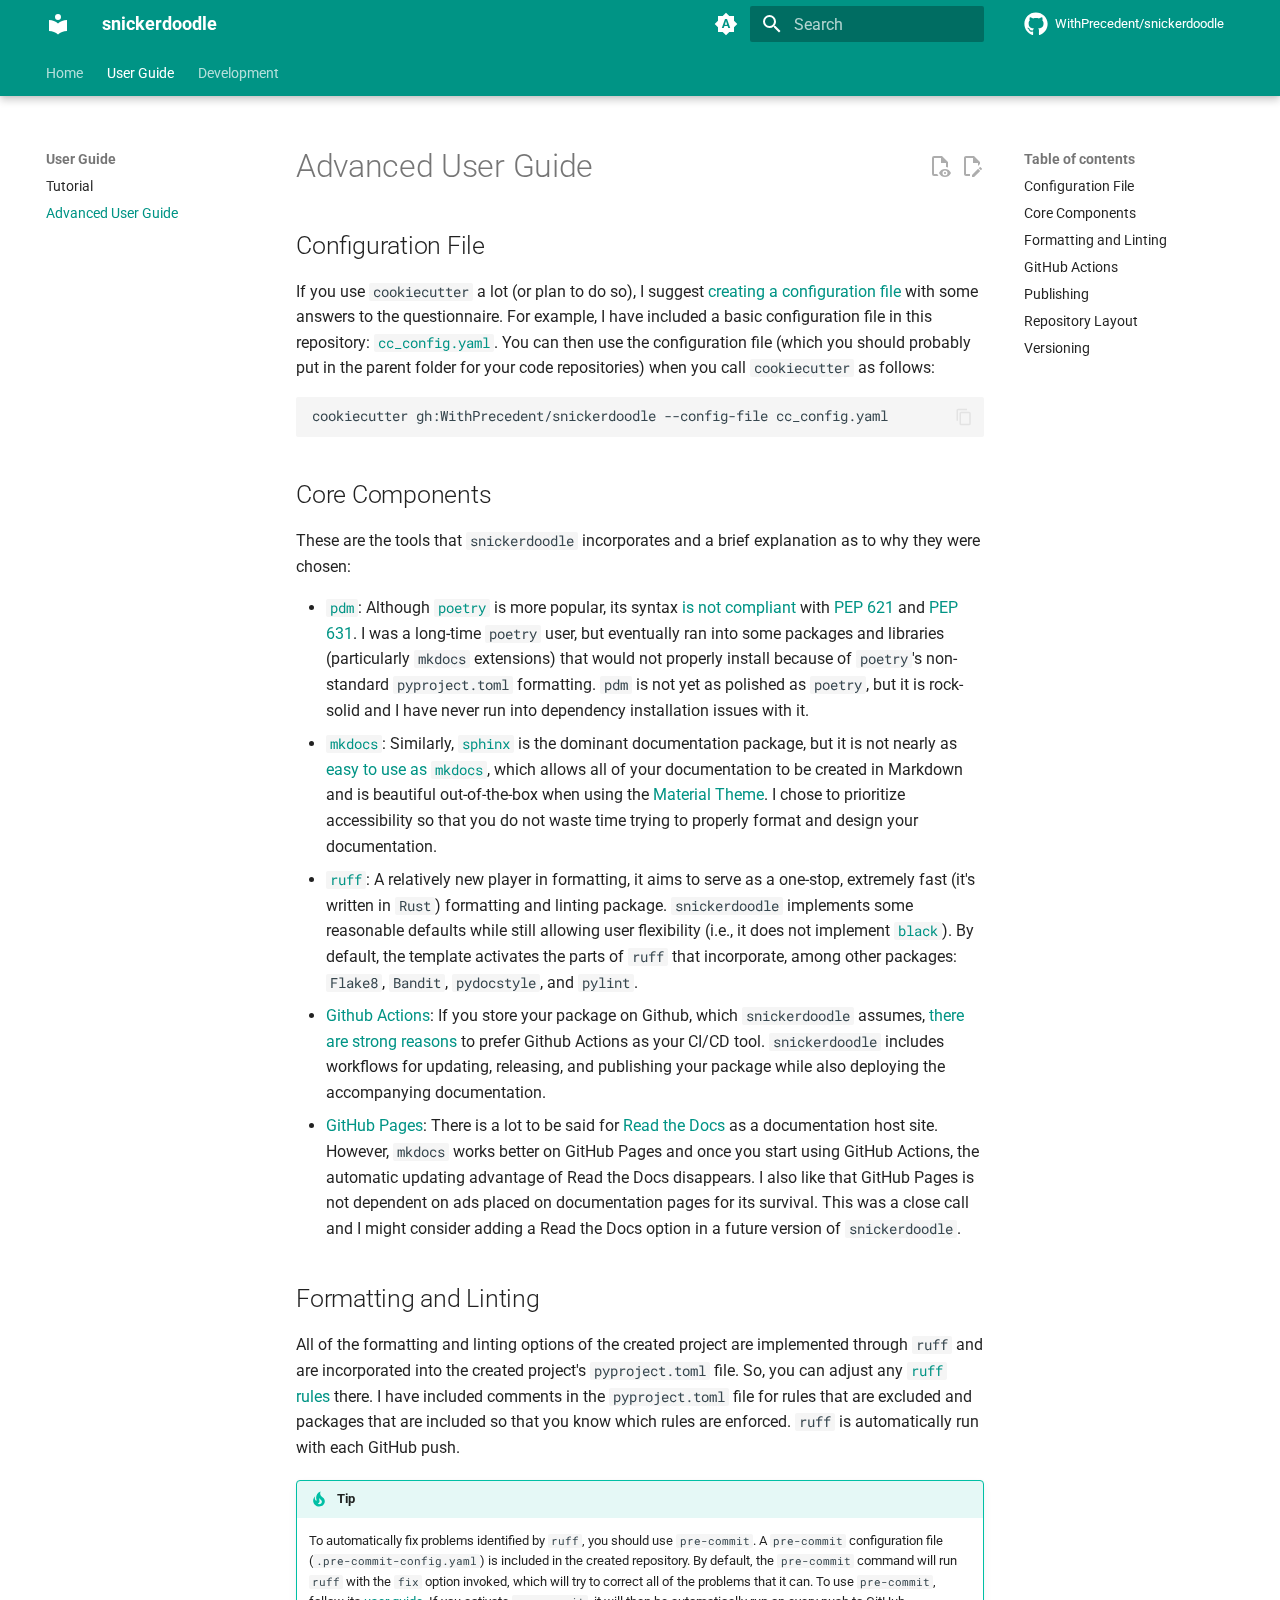
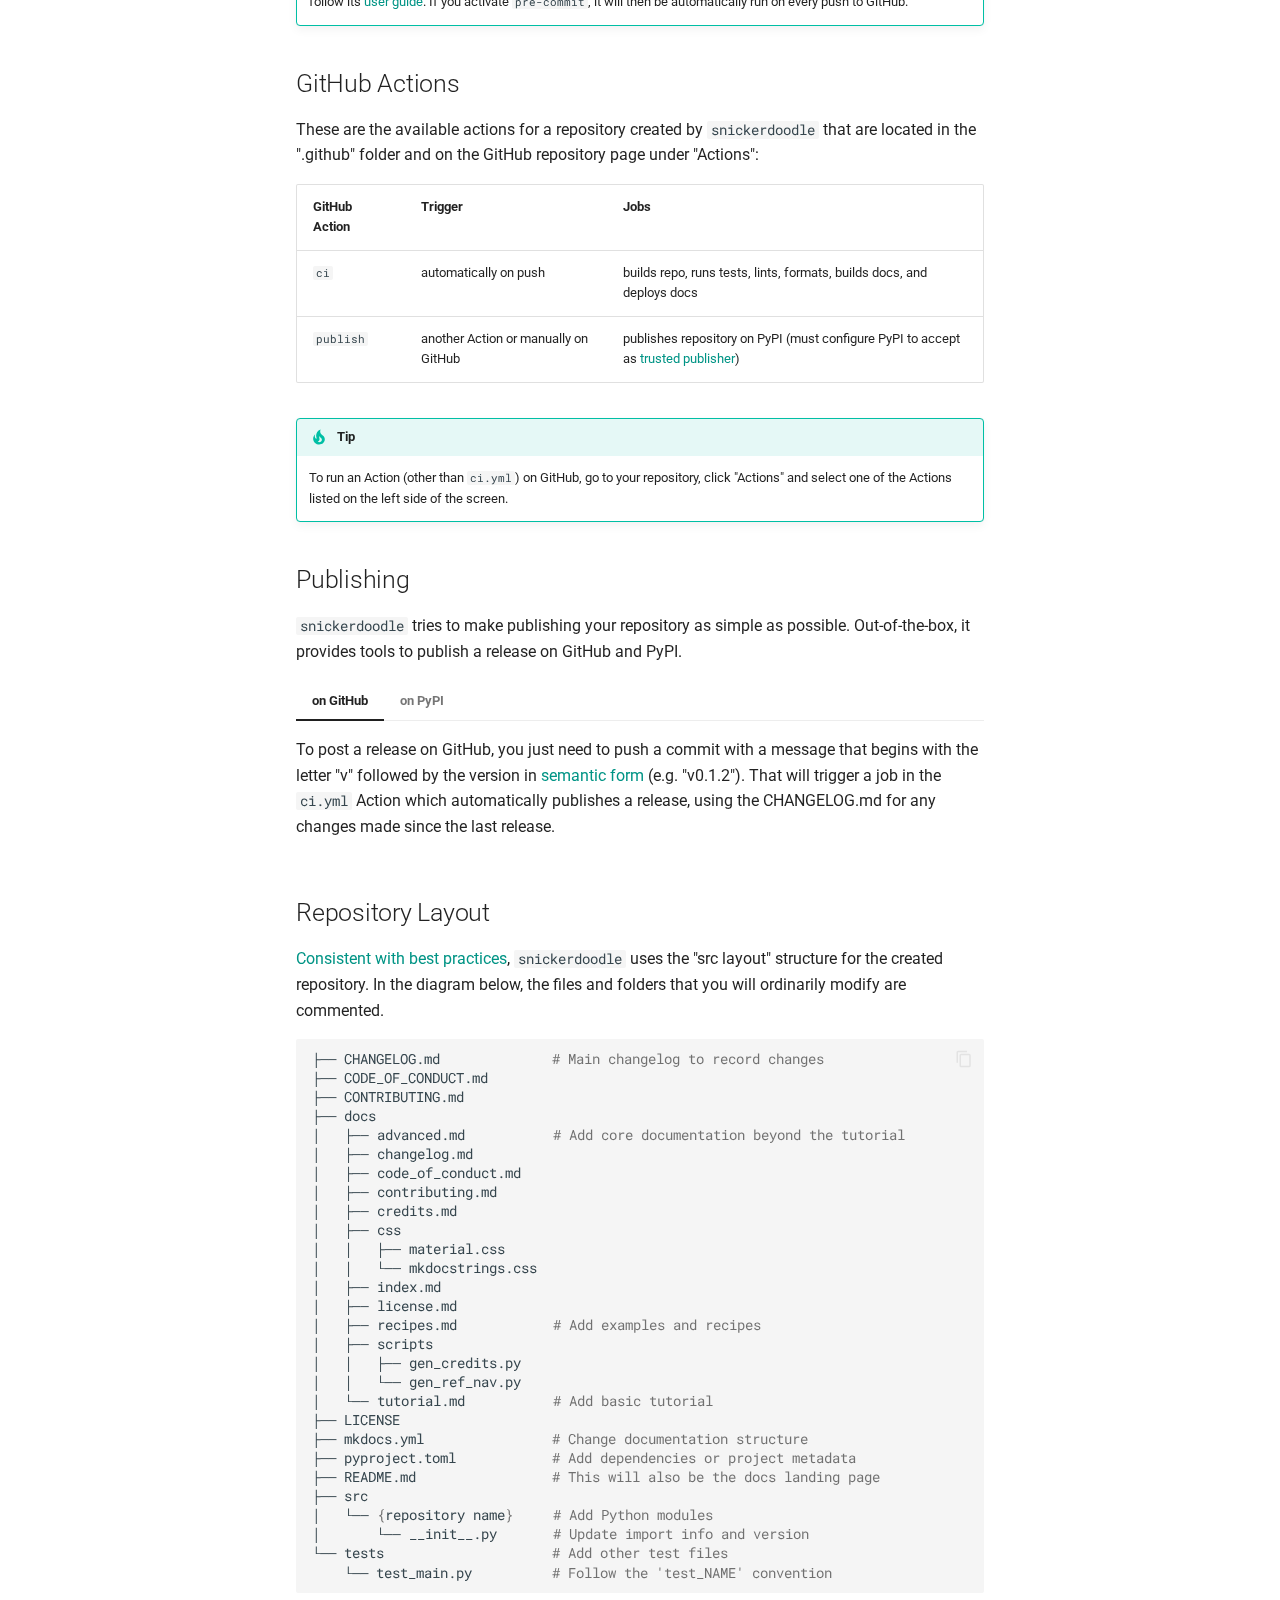
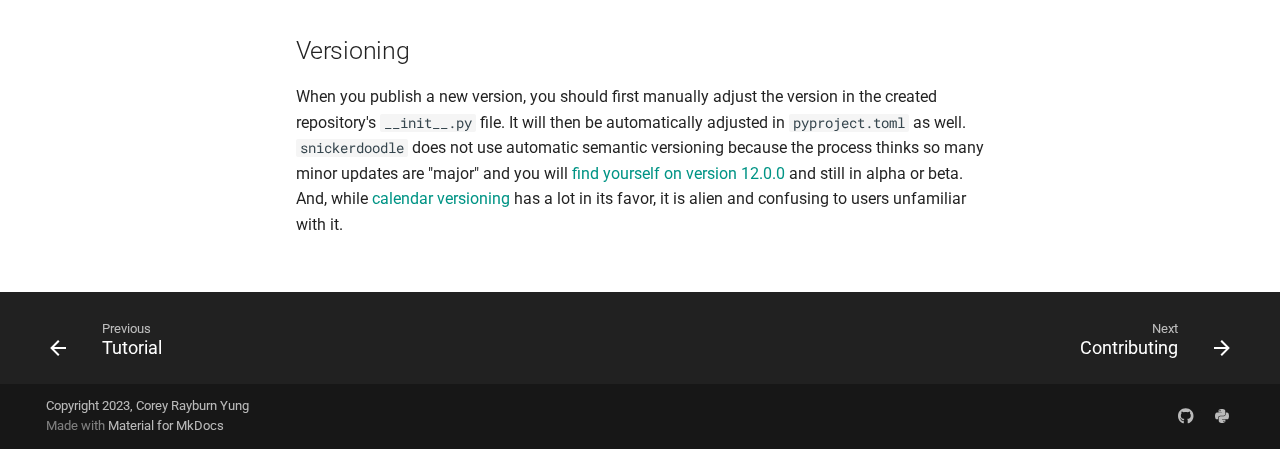
<file: advanced/index.html>
<!doctype html>
<html lang="en" class="no-js">
  <head>
    
      <meta charset="utf-8">
      <meta name="viewport" content="width=device-width,initial-scale=1">
      
        <meta name="description" content="Easy-to-use, general-purpose, modern cookiecutter template for Python">
      
      
      
        <link rel="canonical" href="https://WithPrecedent.github.io/snickerdoodle/advanced/">
      
      
        <link rel="prev" href="../tutorial/">
      
      
        <link rel="next" href="../contributing/">
      
      
      <link rel="icon" href="../assets/images/favicon.png">
      <meta name="generator" content="mkdocs-1.6.1, mkdocs-material-9.5.35">
    
    
      
        <title>Advanced User Guide - snickerdoodle</title>
      
    
    
      <link rel="stylesheet" href="../assets/stylesheets/main.35f28582.min.css">
      
        
        <link rel="stylesheet" href="../assets/stylesheets/palette.06af60db.min.css">
      
      


    
    
      
    
    
      
        
        
        <link rel="preconnect" href="https://fonts.gstatic.com" crossorigin>
        <link rel="stylesheet" href="https://fonts.googleapis.com/css?family=Roboto:300,300i,400,400i,700,700i%7CRoboto+Mono:400,400i,700,700i&display=fallback">
        <style>:root{--md-text-font:"Roboto";--md-code-font:"Roboto Mono"}</style>
      
    
    
      <link rel="stylesheet" href="../assets/_markdown_exec_pyodide.css">
    
      <link rel="stylesheet" href="../assets/_mkdocstrings.css">
    
      <link rel="stylesheet" href="../css/material.css">
    
      <link rel="stylesheet" href="../css/mkdocstrings.css">
    
    <script>__md_scope=new URL("..",location),__md_hash=e=>[...e].reduce(((e,_)=>(e<<5)-e+_.charCodeAt(0)),0),__md_get=(e,_=localStorage,t=__md_scope)=>JSON.parse(_.getItem(t.pathname+"."+e)),__md_set=(e,_,t=localStorage,a=__md_scope)=>{try{t.setItem(a.pathname+"."+e,JSON.stringify(_))}catch(e){}}</script>
    
      

    
    
    
  </head>
  
  
    
    
      
    
    
    
    
    <body dir="ltr" data-md-color-scheme="default" data-md-color-primary="indigo" data-md-color-accent="indigo">
  
    
    <input class="md-toggle" data-md-toggle="drawer" type="checkbox" id="__drawer" autocomplete="off">
    <input class="md-toggle" data-md-toggle="search" type="checkbox" id="__search" autocomplete="off">
    <label class="md-overlay" for="__drawer"></label>
    <div data-md-component="skip">
      
        
        <a href="#advanced-user-guide" class="md-skip">
          Skip to content
        </a>
      
    </div>
    <div data-md-component="announce">
      
    </div>
    
    
      

  

<header class="md-header md-header--shadow md-header--lifted" data-md-component="header">
  <nav class="md-header__inner md-grid" aria-label="Header">
    <a href=".." title="snickerdoodle" class="md-header__button md-logo" aria-label="snickerdoodle" data-md-component="logo">
      
  
  <svg xmlns="http://www.w3.org/2000/svg" viewBox="0 0 24 24"><path d="M12 8a3 3 0 0 0 3-3 3 3 0 0 0-3-3 3 3 0 0 0-3 3 3 3 0 0 0 3 3m0 3.54C9.64 9.35 6.5 8 3 8v11c3.5 0 6.64 1.35 9 3.54 2.36-2.19 5.5-3.54 9-3.54V8c-3.5 0-6.64 1.35-9 3.54"/></svg>

    </a>
    <label class="md-header__button md-icon" for="__drawer">
      
      <svg xmlns="http://www.w3.org/2000/svg" viewBox="0 0 24 24"><path d="M3 6h18v2H3zm0 5h18v2H3zm0 5h18v2H3z"/></svg>
    </label>
    <div class="md-header__title" data-md-component="header-title">
      <div class="md-header__ellipsis">
        <div class="md-header__topic">
          <span class="md-ellipsis">
            snickerdoodle
          </span>
        </div>
        <div class="md-header__topic" data-md-component="header-topic">
          <span class="md-ellipsis">
            
              Advanced User Guide
            
          </span>
        </div>
      </div>
    </div>
    
      
        <form class="md-header__option" data-md-component="palette">
  
    
    
    
    <input class="md-option" data-md-color-media="(prefers-color-scheme)" data-md-color-scheme="default" data-md-color-primary="indigo" data-md-color-accent="indigo"  aria-label="Switch to light mode"  type="radio" name="__palette" id="__palette_0">
    
      <label class="md-header__button md-icon" title="Switch to light mode" for="__palette_1" hidden>
        <svg xmlns="http://www.w3.org/2000/svg" viewBox="0 0 24 24"><path d="m14.3 16-.7-2h-3.2l-.7 2H7.8L11 7h2l3.2 9zM20 8.69V4h-4.69L12 .69 8.69 4H4v4.69L.69 12 4 15.31V20h4.69L12 23.31 15.31 20H20v-4.69L23.31 12zm-9.15 3.96h2.3L12 9z"/></svg>
      </label>
    
  
    
    
    
    <input class="md-option" data-md-color-media="(prefers-color-scheme: light)" data-md-color-scheme="default" data-md-color-primary="teal" data-md-color-accent="purple"  aria-label="Switch to dark mode"  type="radio" name="__palette" id="__palette_1">
    
      <label class="md-header__button md-icon" title="Switch to dark mode" for="__palette_2" hidden>
        <svg xmlns="http://www.w3.org/2000/svg" viewBox="0 0 24 24"><path d="M12 7a5 5 0 0 1 5 5 5 5 0 0 1-5 5 5 5 0 0 1-5-5 5 5 0 0 1 5-5m0 2a3 3 0 0 0-3 3 3 3 0 0 0 3 3 3 3 0 0 0 3-3 3 3 0 0 0-3-3m0-7 2.39 3.42C13.65 5.15 12.84 5 12 5s-1.65.15-2.39.42zM3.34 7l4.16-.35A7.2 7.2 0 0 0 5.94 8.5c-.44.74-.69 1.5-.83 2.29zm.02 10 1.76-3.77a7.131 7.131 0 0 0 2.38 4.14zM20.65 7l-1.77 3.79a7.02 7.02 0 0 0-2.38-4.15zm-.01 10-4.14.36c.59-.51 1.12-1.14 1.54-1.86.42-.73.69-1.5.83-2.29zM12 22l-2.41-3.44c.74.27 1.55.44 2.41.44.82 0 1.63-.17 2.37-.44z"/></svg>
      </label>
    
  
    
    
    
    <input class="md-option" data-md-color-media="(prefers-color-scheme: dark)" data-md-color-scheme="slate" data-md-color-primary="black" data-md-color-accent="lime"  aria-label="Switch to system preference"  type="radio" name="__palette" id="__palette_2">
    
      <label class="md-header__button md-icon" title="Switch to system preference" for="__palette_0" hidden>
        <svg xmlns="http://www.w3.org/2000/svg" viewBox="0 0 24 24"><path d="m17.75 4.09-2.53 1.94.91 3.06-2.63-1.81-2.63 1.81.91-3.06-2.53-1.94L12.44 4l1.06-3 1.06 3zm3.5 6.91-1.64 1.25.59 1.98-1.7-1.17-1.7 1.17.59-1.98L15.75 11l2.06-.05L18.5 9l.69 1.95zm-2.28 4.95c.83-.08 1.72 1.1 1.19 1.85-.32.45-.66.87-1.08 1.27C15.17 23 8.84 23 4.94 19.07c-3.91-3.9-3.91-10.24 0-14.14.4-.4.82-.76 1.27-1.08.75-.53 1.93.36 1.85 1.19-.27 2.86.69 5.83 2.89 8.02a9.96 9.96 0 0 0 8.02 2.89m-1.64 2.02a12.08 12.08 0 0 1-7.8-3.47c-2.17-2.19-3.33-5-3.49-7.82-2.81 3.14-2.7 7.96.31 10.98 3.02 3.01 7.84 3.12 10.98.31"/></svg>
      </label>
    
  
</form>
      
    
    
      <script>var palette=__md_get("__palette");if(palette&&palette.color){if("(prefers-color-scheme)"===palette.color.media){var media=matchMedia("(prefers-color-scheme: light)"),input=document.querySelector(media.matches?"[data-md-color-media='(prefers-color-scheme: light)']":"[data-md-color-media='(prefers-color-scheme: dark)']");palette.color.media=input.getAttribute("data-md-color-media"),palette.color.scheme=input.getAttribute("data-md-color-scheme"),palette.color.primary=input.getAttribute("data-md-color-primary"),palette.color.accent=input.getAttribute("data-md-color-accent")}for(var[key,value]of Object.entries(palette.color))document.body.setAttribute("data-md-color-"+key,value)}</script>
    
    
    
      <label class="md-header__button md-icon" for="__search">
        
        <svg xmlns="http://www.w3.org/2000/svg" viewBox="0 0 24 24"><path d="M9.5 3A6.5 6.5 0 0 1 16 9.5c0 1.61-.59 3.09-1.56 4.23l.27.27h.79l5 5-1.5 1.5-5-5v-.79l-.27-.27A6.52 6.52 0 0 1 9.5 16 6.5 6.5 0 0 1 3 9.5 6.5 6.5 0 0 1 9.5 3m0 2C7 5 5 7 5 9.5S7 14 9.5 14 14 12 14 9.5 12 5 9.5 5"/></svg>
      </label>
      <div class="md-search" data-md-component="search" role="dialog">
  <label class="md-search__overlay" for="__search"></label>
  <div class="md-search__inner" role="search">
    <form class="md-search__form" name="search">
      <input type="text" class="md-search__input" name="query" aria-label="Search" placeholder="Search" autocapitalize="off" autocorrect="off" autocomplete="off" spellcheck="false" data-md-component="search-query" required>
      <label class="md-search__icon md-icon" for="__search">
        
        <svg xmlns="http://www.w3.org/2000/svg" viewBox="0 0 24 24"><path d="M9.5 3A6.5 6.5 0 0 1 16 9.5c0 1.61-.59 3.09-1.56 4.23l.27.27h.79l5 5-1.5 1.5-5-5v-.79l-.27-.27A6.52 6.52 0 0 1 9.5 16 6.5 6.5 0 0 1 3 9.5 6.5 6.5 0 0 1 9.5 3m0 2C7 5 5 7 5 9.5S7 14 9.5 14 14 12 14 9.5 12 5 9.5 5"/></svg>
        
        <svg xmlns="http://www.w3.org/2000/svg" viewBox="0 0 24 24"><path d="M20 11v2H8l5.5 5.5-1.42 1.42L4.16 12l7.92-7.92L13.5 5.5 8 11z"/></svg>
      </label>
      <nav class="md-search__options" aria-label="Search">
        
        <button type="reset" class="md-search__icon md-icon" title="Clear" aria-label="Clear" tabindex="-1">
          
          <svg xmlns="http://www.w3.org/2000/svg" viewBox="0 0 24 24"><path d="M19 6.41 17.59 5 12 10.59 6.41 5 5 6.41 10.59 12 5 17.59 6.41 19 12 13.41 17.59 19 19 17.59 13.41 12z"/></svg>
        </button>
      </nav>
      
        <div class="md-search__suggest" data-md-component="search-suggest"></div>
      
    </form>
    <div class="md-search__output">
      <div class="md-search__scrollwrap" tabindex="0" data-md-scrollfix>
        <div class="md-search-result" data-md-component="search-result">
          <div class="md-search-result__meta">
            Initializing search
          </div>
          <ol class="md-search-result__list" role="presentation"></ol>
        </div>
      </div>
    </div>
  </div>
</div>
    
    
      <div class="md-header__source">
        <a href="https://github.com/WithPrecedent/snickerdoodle" title="Go to repository" class="md-source" data-md-component="source">
  <div class="md-source__icon md-icon">
    
    <svg xmlns="http://www.w3.org/2000/svg" viewBox="0 0 496 512"><!--! Font Awesome Free 6.6.0 by @fontawesome - https://fontawesome.com License - https://fontawesome.com/license/free (Icons: CC BY 4.0, Fonts: SIL OFL 1.1, Code: MIT License) Copyright 2024 Fonticons, Inc.--><path d="M165.9 397.4c0 2-2.3 3.6-5.2 3.6-3.3.3-5.6-1.3-5.6-3.6 0-2 2.3-3.6 5.2-3.6 3-.3 5.6 1.3 5.6 3.6m-31.1-4.5c-.7 2 1.3 4.3 4.3 4.9 2.6 1 5.6 0 6.2-2s-1.3-4.3-4.3-5.2c-2.6-.7-5.5.3-6.2 2.3m44.2-1.7c-2.9.7-4.9 2.6-4.6 4.9.3 2 2.9 3.3 5.9 2.6 2.9-.7 4.9-2.6 4.6-4.6-.3-1.9-3-3.2-5.9-2.9M244.8 8C106.1 8 0 113.3 0 252c0 110.9 69.8 205.8 169.5 239.2 12.8 2.3 17.3-5.6 17.3-12.1 0-6.2-.3-40.4-.3-61.4 0 0-70 15-84.7-29.8 0 0-11.4-29.1-27.8-36.6 0 0-22.9-15.7 1.6-15.4 0 0 24.9 2 38.6 25.8 21.9 38.6 58.6 27.5 72.9 20.9 2.3-16 8.8-27.1 16-33.7-55.9-6.2-112.3-14.3-112.3-110.5 0-27.5 7.6-41.3 23.6-58.9-2.6-6.5-11.1-33.3 2.6-67.9 20.9-6.5 69 27 69 27 20-5.6 41.5-8.5 62.8-8.5s42.8 2.9 62.8 8.5c0 0 48.1-33.6 69-27 13.7 34.7 5.2 61.4 2.6 67.9 16 17.7 25.8 31.5 25.8 58.9 0 96.5-58.9 104.2-114.8 110.5 9.2 7.9 17 22.9 17 46.4 0 33.7-.3 75.4-.3 83.6 0 6.5 4.6 14.4 17.3 12.1C428.2 457.8 496 362.9 496 252 496 113.3 383.5 8 244.8 8M97.2 352.9c-1.3 1-1 3.3.7 5.2 1.6 1.6 3.9 2.3 5.2 1 1.3-1 1-3.3-.7-5.2-1.6-1.6-3.9-2.3-5.2-1m-10.8-8.1c-.7 1.3.3 2.9 2.3 3.9 1.6 1 3.6.7 4.3-.7.7-1.3-.3-2.9-2.3-3.9-2-.6-3.6-.3-4.3.7m32.4 35.6c-1.6 1.3-1 4.3 1.3 6.2 2.3 2.3 5.2 2.6 6.5 1 1.3-1.3.7-4.3-1.3-6.2-2.2-2.3-5.2-2.6-6.5-1m-11.4-14.7c-1.6 1-1.6 3.6 0 5.9s4.3 3.3 5.6 2.3c1.6-1.3 1.6-3.9 0-6.2-1.4-2.3-4-3.3-5.6-2"/></svg>
  </div>
  <div class="md-source__repository">
    WithPrecedent/snickerdoodle
  </div>
</a>
      </div>
    
  </nav>
  
    
      
<nav class="md-tabs" aria-label="Tabs" data-md-component="tabs">
  <div class="md-grid">
    <ul class="md-tabs__list">
      
        
  
  
  
    
    
      <li class="md-tabs__item">
        <a href=".." class="md-tabs__link">
          
  
    
  
  Home

        </a>
      </li>
    
  

      
        
  
  
    
  
  
    
    
      <li class="md-tabs__item md-tabs__item--active">
        <a href="../tutorial/" class="md-tabs__link">
          
  
    
  
  User Guide

        </a>
      </li>
    
  

      
        
  
  
  
    
    
      <li class="md-tabs__item">
        <a href="../contributing/" class="md-tabs__link">
          
  
    
  
  Development

        </a>
      </li>
    
  

      
    </ul>
  </div>
</nav>
    
  
</header>
    
    <div class="md-container" data-md-component="container">
      
      
        
      
      <main class="md-main" data-md-component="main">
        <div class="md-main__inner md-grid">
          
            
              
              <div class="md-sidebar md-sidebar--primary" data-md-component="sidebar" data-md-type="navigation" >
                <div class="md-sidebar__scrollwrap">
                  <div class="md-sidebar__inner">
                    


  


<nav class="md-nav md-nav--primary md-nav--lifted" aria-label="Navigation" data-md-level="0">
  <label class="md-nav__title" for="__drawer">
    <a href=".." title="snickerdoodle" class="md-nav__button md-logo" aria-label="snickerdoodle" data-md-component="logo">
      
  
  <svg xmlns="http://www.w3.org/2000/svg" viewBox="0 0 24 24"><path d="M12 8a3 3 0 0 0 3-3 3 3 0 0 0-3-3 3 3 0 0 0-3 3 3 3 0 0 0 3 3m0 3.54C9.64 9.35 6.5 8 3 8v11c3.5 0 6.64 1.35 9 3.54 2.36-2.19 5.5-3.54 9-3.54V8c-3.5 0-6.64 1.35-9 3.54"/></svg>

    </a>
    snickerdoodle
  </label>
  
    <div class="md-nav__source">
      <a href="https://github.com/WithPrecedent/snickerdoodle" title="Go to repository" class="md-source" data-md-component="source">
  <div class="md-source__icon md-icon">
    
    <svg xmlns="http://www.w3.org/2000/svg" viewBox="0 0 496 512"><!--! Font Awesome Free 6.6.0 by @fontawesome - https://fontawesome.com License - https://fontawesome.com/license/free (Icons: CC BY 4.0, Fonts: SIL OFL 1.1, Code: MIT License) Copyright 2024 Fonticons, Inc.--><path d="M165.9 397.4c0 2-2.3 3.6-5.2 3.6-3.3.3-5.6-1.3-5.6-3.6 0-2 2.3-3.6 5.2-3.6 3-.3 5.6 1.3 5.6 3.6m-31.1-4.5c-.7 2 1.3 4.3 4.3 4.9 2.6 1 5.6 0 6.2-2s-1.3-4.3-4.3-5.2c-2.6-.7-5.5.3-6.2 2.3m44.2-1.7c-2.9.7-4.9 2.6-4.6 4.9.3 2 2.9 3.3 5.9 2.6 2.9-.7 4.9-2.6 4.6-4.6-.3-1.9-3-3.2-5.9-2.9M244.8 8C106.1 8 0 113.3 0 252c0 110.9 69.8 205.8 169.5 239.2 12.8 2.3 17.3-5.6 17.3-12.1 0-6.2-.3-40.4-.3-61.4 0 0-70 15-84.7-29.8 0 0-11.4-29.1-27.8-36.6 0 0-22.9-15.7 1.6-15.4 0 0 24.9 2 38.6 25.8 21.9 38.6 58.6 27.5 72.9 20.9 2.3-16 8.8-27.1 16-33.7-55.9-6.2-112.3-14.3-112.3-110.5 0-27.5 7.6-41.3 23.6-58.9-2.6-6.5-11.1-33.3 2.6-67.9 20.9-6.5 69 27 69 27 20-5.6 41.5-8.5 62.8-8.5s42.8 2.9 62.8 8.5c0 0 48.1-33.6 69-27 13.7 34.7 5.2 61.4 2.6 67.9 16 17.7 25.8 31.5 25.8 58.9 0 96.5-58.9 104.2-114.8 110.5 9.2 7.9 17 22.9 17 46.4 0 33.7-.3 75.4-.3 83.6 0 6.5 4.6 14.4 17.3 12.1C428.2 457.8 496 362.9 496 252 496 113.3 383.5 8 244.8 8M97.2 352.9c-1.3 1-1 3.3.7 5.2 1.6 1.6 3.9 2.3 5.2 1 1.3-1 1-3.3-.7-5.2-1.6-1.6-3.9-2.3-5.2-1m-10.8-8.1c-.7 1.3.3 2.9 2.3 3.9 1.6 1 3.6.7 4.3-.7.7-1.3-.3-2.9-2.3-3.9-2-.6-3.6-.3-4.3.7m32.4 35.6c-1.6 1.3-1 4.3 1.3 6.2 2.3 2.3 5.2 2.6 6.5 1 1.3-1.3.7-4.3-1.3-6.2-2.2-2.3-5.2-2.6-6.5-1m-11.4-14.7c-1.6 1-1.6 3.6 0 5.9s4.3 3.3 5.6 2.3c1.6-1.3 1.6-3.9 0-6.2-1.4-2.3-4-3.3-5.6-2"/></svg>
  </div>
  <div class="md-source__repository">
    WithPrecedent/snickerdoodle
  </div>
</a>
    </div>
  
  <ul class="md-nav__list" data-md-scrollfix>
    
      
      
  
  
  
  
    
    
      
        
          
        
      
        
      
        
      
        
      
    
    
      
      
        
      
    
    
    <li class="md-nav__item md-nav__item--nested">
      
        
        
        <input class="md-nav__toggle md-toggle " type="checkbox" id="__nav_1" >
        
          
          
          <div class="md-nav__link md-nav__container">
            <a href=".." class="md-nav__link ">
              
  
  <span class="md-ellipsis">
    Home
  </span>
  

            </a>
            
              
              <label class="md-nav__link " for="__nav_1" id="__nav_1_label" tabindex="0">
                <span class="md-nav__icon md-icon"></span>
              </label>
            
          </div>
        
        <nav class="md-nav" data-md-level="1" aria-labelledby="__nav_1_label" aria-expanded="false">
          <label class="md-nav__title" for="__nav_1">
            <span class="md-nav__icon md-icon"></span>
            Home
          </label>
          <ul class="md-nav__list" data-md-scrollfix>
            
              
            
              
                
  
  
  
  
    <li class="md-nav__item">
      <a href="../changelog/" class="md-nav__link">
        
  
  <span class="md-ellipsis">
    Changelog
  </span>
  

      </a>
    </li>
  

              
            
              
                
  
  
  
  
    <li class="md-nav__item">
      <a href="../credits/" class="md-nav__link">
        
  
  <span class="md-ellipsis">
    Credits
  </span>
  

      </a>
    </li>
  

              
            
              
                
  
  
  
  
    <li class="md-nav__item">
      <a href="../license/" class="md-nav__link">
        
  
  <span class="md-ellipsis">
    License
  </span>
  

      </a>
    </li>
  

              
            
          </ul>
        </nav>
      
    </li>
  

    
      
      
  
  
    
  
  
  
    
    
      
        
      
        
      
    
    
      
        
        
      
      
        
      
    
    
    <li class="md-nav__item md-nav__item--active md-nav__item--section md-nav__item--nested">
      
        
        
        <input class="md-nav__toggle md-toggle " type="checkbox" id="__nav_2" checked>
        
          
          <label class="md-nav__link" for="__nav_2" id="__nav_2_label" tabindex="">
            
  
  <span class="md-ellipsis">
    User Guide
  </span>
  

            <span class="md-nav__icon md-icon"></span>
          </label>
        
        <nav class="md-nav" data-md-level="1" aria-labelledby="__nav_2_label" aria-expanded="true">
          <label class="md-nav__title" for="__nav_2">
            <span class="md-nav__icon md-icon"></span>
            User Guide
          </label>
          <ul class="md-nav__list" data-md-scrollfix>
            
              
                
  
  
  
  
    <li class="md-nav__item">
      <a href="../tutorial/" class="md-nav__link">
        
  
  <span class="md-ellipsis">
    Tutorial
  </span>
  

      </a>
    </li>
  

              
            
              
                
  
  
    
  
  
  
    <li class="md-nav__item md-nav__item--active">
      
      <input class="md-nav__toggle md-toggle" type="checkbox" id="__toc">
      
      
        
      
      
        <label class="md-nav__link md-nav__link--active" for="__toc">
          
  
  <span class="md-ellipsis">
    Advanced User Guide
  </span>
  

          <span class="md-nav__icon md-icon"></span>
        </label>
      
      <a href="./" class="md-nav__link md-nav__link--active">
        
  
  <span class="md-ellipsis">
    Advanced User Guide
  </span>
  

      </a>
      
        

<nav class="md-nav md-nav--secondary" aria-label="Table of contents">
  
  
  
    
  
  
    <label class="md-nav__title" for="__toc">
      <span class="md-nav__icon md-icon"></span>
      Table of contents
    </label>
    <ul class="md-nav__list" data-md-component="toc" data-md-scrollfix>
      
        <li class="md-nav__item">
  <a href="#configuration-file" class="md-nav__link">
    <span class="md-ellipsis">
      Configuration File
    </span>
  </a>
  
</li>
      
        <li class="md-nav__item">
  <a href="#core-components" class="md-nav__link">
    <span class="md-ellipsis">
      Core Components
    </span>
  </a>
  
</li>
      
        <li class="md-nav__item">
  <a href="#formatting-and-linting" class="md-nav__link">
    <span class="md-ellipsis">
      Formatting and Linting
    </span>
  </a>
  
</li>
      
        <li class="md-nav__item">
  <a href="#github-actions" class="md-nav__link">
    <span class="md-ellipsis">
      GitHub Actions
    </span>
  </a>
  
</li>
      
        <li class="md-nav__item">
  <a href="#publishing" class="md-nav__link">
    <span class="md-ellipsis">
      Publishing
    </span>
  </a>
  
</li>
      
        <li class="md-nav__item">
  <a href="#repository-layout" class="md-nav__link">
    <span class="md-ellipsis">
      Repository Layout
    </span>
  </a>
  
</li>
      
        <li class="md-nav__item">
  <a href="#versioning" class="md-nav__link">
    <span class="md-ellipsis">
      Versioning
    </span>
  </a>
  
</li>
      
    </ul>
  
</nav>
      
    </li>
  

              
            
          </ul>
        </nav>
      
    </li>
  

    
      
      
  
  
  
  
    
    
      
        
      
        
      
    
    
      
      
        
      
    
    
    <li class="md-nav__item md-nav__item--nested">
      
        
        
        <input class="md-nav__toggle md-toggle " type="checkbox" id="__nav_3" >
        
          
          <label class="md-nav__link" for="__nav_3" id="__nav_3_label" tabindex="0">
            
  
  <span class="md-ellipsis">
    Development
  </span>
  

            <span class="md-nav__icon md-icon"></span>
          </label>
        
        <nav class="md-nav" data-md-level="1" aria-labelledby="__nav_3_label" aria-expanded="false">
          <label class="md-nav__title" for="__nav_3">
            <span class="md-nav__icon md-icon"></span>
            Development
          </label>
          <ul class="md-nav__list" data-md-scrollfix>
            
              
                
  
  
  
  
    <li class="md-nav__item">
      <a href="../contributing/" class="md-nav__link">
        
  
  <span class="md-ellipsis">
    Contributing
  </span>
  

      </a>
    </li>
  

              
            
              
                
  
  
  
  
    <li class="md-nav__item">
      <a href="../code_of_conduct/" class="md-nav__link">
        
  
  <span class="md-ellipsis">
    Code of Conduct
  </span>
  

      </a>
    </li>
  

              
            
          </ul>
        </nav>
      
    </li>
  

    
  </ul>
</nav>
                  </div>
                </div>
              </div>
            
            
              
              <div class="md-sidebar md-sidebar--secondary" data-md-component="sidebar" data-md-type="toc" >
                <div class="md-sidebar__scrollwrap">
                  <div class="md-sidebar__inner">
                    

<nav class="md-nav md-nav--secondary" aria-label="Table of contents">
  
  
  
    
  
  
    <label class="md-nav__title" for="__toc">
      <span class="md-nav__icon md-icon"></span>
      Table of contents
    </label>
    <ul class="md-nav__list" data-md-component="toc" data-md-scrollfix>
      
        <li class="md-nav__item">
  <a href="#configuration-file" class="md-nav__link">
    <span class="md-ellipsis">
      Configuration File
    </span>
  </a>
  
</li>
      
        <li class="md-nav__item">
  <a href="#core-components" class="md-nav__link">
    <span class="md-ellipsis">
      Core Components
    </span>
  </a>
  
</li>
      
        <li class="md-nav__item">
  <a href="#formatting-and-linting" class="md-nav__link">
    <span class="md-ellipsis">
      Formatting and Linting
    </span>
  </a>
  
</li>
      
        <li class="md-nav__item">
  <a href="#github-actions" class="md-nav__link">
    <span class="md-ellipsis">
      GitHub Actions
    </span>
  </a>
  
</li>
      
        <li class="md-nav__item">
  <a href="#publishing" class="md-nav__link">
    <span class="md-ellipsis">
      Publishing
    </span>
  </a>
  
</li>
      
        <li class="md-nav__item">
  <a href="#repository-layout" class="md-nav__link">
    <span class="md-ellipsis">
      Repository Layout
    </span>
  </a>
  
</li>
      
        <li class="md-nav__item">
  <a href="#versioning" class="md-nav__link">
    <span class="md-ellipsis">
      Versioning
    </span>
  </a>
  
</li>
      
    </ul>
  
</nav>
                  </div>
                </div>
              </div>
            
          
          
            <div class="md-content" data-md-component="content">
              <article class="md-content__inner md-typeset">
                
                  

  
    <a href="https://github.com/WithPrecedent/snickerdoodle/edit/master/docs/advanced.md" title="Edit this page" class="md-content__button md-icon">
      
      <svg xmlns="http://www.w3.org/2000/svg" viewBox="0 0 24 24"><path d="M10 20H6V4h7v5h5v3.1l2-2V8l-6-6H6c-1.1 0-2 .9-2 2v16c0 1.1.9 2 2 2h4zm10.2-7c.1 0 .3.1.4.2l1.3 1.3c.2.2.2.6 0 .8l-1 1-2.1-2.1 1-1c.1-.1.2-.2.4-.2m0 3.9L14.1 23H12v-2.1l6.1-6.1z"/></svg>
    </a>
  
  
    
      
    
    <a href="https://github.com/WithPrecedent/snickerdoodle/raw/master/docs/advanced.md" title="View source of this page" class="md-content__button md-icon">
      
      <svg xmlns="http://www.w3.org/2000/svg" viewBox="0 0 24 24"><path d="M17 18c.56 0 1 .44 1 1s-.44 1-1 1-1-.44-1-1 .44-1 1-1m0-3c-2.73 0-5.06 1.66-6 4 .94 2.34 3.27 4 6 4s5.06-1.66 6-4c-.94-2.34-3.27-4-6-4m0 6.5a2.5 2.5 0 0 1-2.5-2.5 2.5 2.5 0 0 1 2.5-2.5 2.5 2.5 0 0 1 2.5 2.5 2.5 2.5 0 0 1-2.5 2.5M9.27 20H6V4h7v5h5v4.07c.7.08 1.36.25 2 .49V8l-6-6H6a2 2 0 0 0-2 2v16a2 2 0 0 0 2 2h4.5a8.2 8.2 0 0 1-1.23-2"/></svg>
    </a>
  


<h1 id="advanced-user-guide">Advanced User Guide<a class="headerlink" href="#advanced-user-guide" title="Permanent link">&para;</a></h1>
<h2 id="configuration-file">Configuration File<a class="headerlink" href="#configuration-file" title="Permanent link">&para;</a></h2>
<p>If you use <code>cookiecutter</code> a lot (or plan to do so), I suggest <a href="https://cookiecutter.readthedocs.io/en/2.3.0/advanced/user_config.html">creating a
configuration
file</a>
with some answers to the questionnaire. For example, I have included a
basic configuration file in this repository:
<a href="https://github.com/WithPrecedent/snickerdoodle/blob/main/cc_config.yaml"><code>cc_config.yaml</code></a>.
You can then use the configuration file (which you should probably put in the
parent folder for your code repositories) when you call <code>cookiecutter</code> as
follows:</p>
<div class="highlight"><pre><span></span><code><span id="__span-0-1"><a id="__codelineno-0-1" name="__codelineno-0-1" href="#__codelineno-0-1"></a>cookiecutter<span class="w"> </span>gh:WithPrecedent/snickerdoodle<span class="w"> </span>--config-file<span class="w"> </span>cc_config.yaml
</span></code></pre></div>
<h2 id="core-components">Core Components<a class="headerlink" href="#core-components" title="Permanent link">&para;</a></h2>
<p>These are the tools that <code>snickerdoodle</code> incorporates and a brief explanation as
to why they were chosen:</p>
<ul>
<li><a href="https://pdm.fming.dev/latest/"><code>pdm</code></a>: Although <a href="https://python-poetry.org/"><code>poetry</code></a> is more popular, its syntax
<a href="https://github.com/python-poetry/roadmap/issues/3">is not
compliant</a> with <a href="https://peps.python.org/pep-0621/">PEP
621</a> and  <a href="https://peps.python.org/pep-0631/">PEP 631</a>. I was a long-time <code>poetry</code> user, but
eventually ran into some packages and libraries (particularly <code>mkdocs</code>
extensions) that would not properly install because of <code>poetry</code>'s non-standard
<code>pyproject.toml</code> formatting. <code>pdm</code> is not yet as polished as <code>poetry</code>, but it
is rock-solid and I have never run into dependency installation issues with
it.</li>
<li><a href="https://www.mkdocs.org/"><code>mkdocs</code></a>: Similarly,
<a href="https://www.sphinx-doc.org/en/master/"><code>sphinx</code></a> is the dominant
documentation package, but it is not nearly as <a href="https://squidfunk.github.io/mkdocs-material/alternatives/">easy to use as <code>mkdocs</code></a>, which allows
all of your documentation to be created in Markdown and is beautiful
out-of-the-box when using the <a href="https://squidfunk.github.io/mkdocs-material/">Material
Theme</a>. I chose to prioritize
accessibility so that you do not waste time trying to properly format and
design your documentation.</li>
<li><a href="https://github.com/astral-sh/ruff"><code>ruff</code></a>: A relatively new player in formatting, it aims to serve as a one-stop,
extremely fast (it's written in <code>Rust</code>) formatting and linting package.
<code>snickerdoodle</code> implements some reasonable defaults while still allowing user
flexibility (i.e., it does not implement <a href="https://github.com/psf/black"><code>black</code></a>). By default, the template activates the parts of
<code>ruff</code> that incorporate, among other packages: <code>Flake8</code>, <code>Bandit</code>, <code>pydocstyle</code>, and <code>pylint</code>.</li>
<li><a href="https://github.com/features/actions">Github Actions</a>: If you store your package on Github, which <code>snickerdoodle</code> assumes, <a href="https://resources.github.com/devops/tools/automation/actions/">there are
strong reasons</a>
to prefer Github Actions as your CI/CD tool. <code>snickerdoodle</code> includes workflows
for updating, releasing, and publishing your package while also deploying the
accompanying documentation.</li>
<li><a href="https://pages.github.com/">GitHub Pages</a>: There is a lot to be said for <a href="https://readthedocs.com">Read the Docs</a> as a
documentation host site. However, <code>mkdocs</code> works better on GitHub Pages and once
you start using GitHub Actions, the automatic updating advantage of Read the
Docs disappears. I also like that GitHub Pages is not dependent on ads placed on
documentation pages for its survival. This was a close call and I might consider
adding a Read the Docs option in a future version of <code>snickerdoodle</code>.</li>
</ul>
<h2 id="formatting-and-linting">Formatting and Linting<a class="headerlink" href="#formatting-and-linting" title="Permanent link">&para;</a></h2>
<p>All of the formatting and linting options of the created project are implemented
through <code>ruff</code> and are incorporated into the created
project's <code>pyproject.toml</code> file. So, you can adjust any <a href="https://beta.ruff.rs/docs/rules/"><code>ruff</code>
rules</a> there. I have included comments in the
<code>pyproject.toml</code> file for rules that are excluded and packages that are included
so that you know which rules are enforced. <code>ruff</code> is automatically run with
each GitHub push.</p>
<div class="admonition tip">
<p class="admonition-title">Tip</p>
<p>To automatically fix problems identified by <code>ruff</code>, you should use <code>pre-commit</code>. A
<code>pre-commit</code> configuration file (<code>.pre-commit-config.yaml</code>) is included in the
created repository.  By default, the <code>pre-commit</code> command will run <code>ruff</code> with
the <code>fix</code> option invoked, which will try to correct all of the problems that it
can. To use <code>pre-commit</code>, follow its <a href="https://pre-commit.com/#usage">user
guide</a>. If you activate <code>pre-commit</code>, it will
then be automatically run on every push to GitHub.</p>
</div>
<h2 id="github-actions">GitHub Actions<a class="headerlink" href="#github-actions" title="Permanent link">&para;</a></h2>
<p>These are the available actions for a repository created by <code>snickerdoodle</code> that
are located in the ".github" folder and on the GitHub repository page under "Actions":</p>
<table>
<thead>
<tr>
<th>GitHub Action</th>
<th>Trigger</th>
<th>Jobs</th>
</tr>
</thead>
<tbody>
<tr>
<td><code>ci</code></td>
<td>automatically on push</td>
<td>builds repo, runs tests, lints, formats, builds docs, and deploys docs</td>
</tr>
<tr>
<td><code>publish</code></td>
<td>another Action or manually on GitHub</td>
<td>publishes repository on PyPI (must configure PyPI to accept as <a href="https://docs.pypi.org/trusted-publishers/adding-a-publisher/">trusted publisher</a>)</td>
</tr>
</tbody>
</table>
<div class="admonition tip">
<p class="admonition-title">Tip</p>
<p>To run an Action (other than <code>ci.yml</code>) on GitHub, go to your repository, click
"Actions" and select one of the Actions listed on the left side of the screen.</p>
</div>
<h2 id="publishing">Publishing<a class="headerlink" href="#publishing" title="Permanent link">&para;</a></h2>
<p><code>snickerdoodle</code> tries to make publishing your repository as simple as possible.
Out-of-the-box, it provides tools to publish a release on GitHub and PyPI.</p>
<div class="tabbed-set tabbed-alternate" data-tabs="1:2"><input checked="checked" id="__tabbed_1_1" name="__tabbed_1" type="radio" /><input id="__tabbed_1_2" name="__tabbed_1" type="radio" /><div class="tabbed-labels"><label for="__tabbed_1_1">on GitHub</label><label for="__tabbed_1_2">on PyPI</label></div>
<div class="tabbed-content">
<div class="tabbed-block">
<p>To post a release on GitHub, you just need to push a commit with a message that
begins with the letter "v" followed by the version in <a href="https://semver.org/">semantic
form</a> (e.g. "v0.1.2"). That will trigger a job in the
<code>ci.yml</code> Action which automatically publishes a release, using the CHANGELOG.md
for any changes made since the last release.</p>
</div>
<div class="tabbed-block">
<p>The best way to publish a release on PyPI is to make the <code>ci.yml</code> Action a
<a href="https://docs.pypi.org/trusted-publishers/adding-a-publisher/">trusted
publisher</a>. If you
do that, you can just run the <code>publish</code> GitHub
Action (which can be activated directly from your GitHub repository's Actions
page). Otherwise, you should use the <a href="https://pdm.fming.dev/latest/usage/publish/"><code>pdm publish</code>
command</a> from the command line
while in the repository's root folder.</p>
</div>
</div>
</div>
<h2 id="repository-layout">Repository Layout<a class="headerlink" href="#repository-layout" title="Permanent link">&para;</a></h2>
<p><a href="https://packaging.python.org/en/latest/discussions/src-layout-vs-flat-layout/">Consistent with best
practices</a>,
<code>snickerdoodle</code> uses the "src layout" structure for the created repository. In
the diagram below, the files and folders
that you will ordinarily modify are commented.</p>
<div class="highlight"><pre><span></span><code><span id="__span-1-1"><a id="__codelineno-1-1" name="__codelineno-1-1" href="#__codelineno-1-1"></a>├──<span class="w"> </span>CHANGELOG.md<span class="w">              </span><span class="c1"># Main changelog to record changes</span>
</span><span id="__span-1-2"><a id="__codelineno-1-2" name="__codelineno-1-2" href="#__codelineno-1-2"></a>├──<span class="w"> </span>CODE_OF_CONDUCT.md
</span><span id="__span-1-3"><a id="__codelineno-1-3" name="__codelineno-1-3" href="#__codelineno-1-3"></a>├──<span class="w"> </span>CONTRIBUTING.md
</span><span id="__span-1-4"><a id="__codelineno-1-4" name="__codelineno-1-4" href="#__codelineno-1-4"></a>├──<span class="w"> </span>docs
</span><span id="__span-1-5"><a id="__codelineno-1-5" name="__codelineno-1-5" href="#__codelineno-1-5"></a>│<span class="w">   </span>├──<span class="w"> </span>advanced.md<span class="w">           </span><span class="c1"># Add core documentation beyond the tutorial</span>
</span><span id="__span-1-6"><a id="__codelineno-1-6" name="__codelineno-1-6" href="#__codelineno-1-6"></a>│<span class="w">   </span>├──<span class="w"> </span>changelog.md
</span><span id="__span-1-7"><a id="__codelineno-1-7" name="__codelineno-1-7" href="#__codelineno-1-7"></a>│<span class="w">   </span>├──<span class="w"> </span>code_of_conduct.md
</span><span id="__span-1-8"><a id="__codelineno-1-8" name="__codelineno-1-8" href="#__codelineno-1-8"></a>│<span class="w">   </span>├──<span class="w"> </span>contributing.md
</span><span id="__span-1-9"><a id="__codelineno-1-9" name="__codelineno-1-9" href="#__codelineno-1-9"></a>│<span class="w">   </span>├──<span class="w"> </span>credits.md
</span><span id="__span-1-10"><a id="__codelineno-1-10" name="__codelineno-1-10" href="#__codelineno-1-10"></a>│<span class="w">   </span>├──<span class="w"> </span>css
</span><span id="__span-1-11"><a id="__codelineno-1-11" name="__codelineno-1-11" href="#__codelineno-1-11"></a>│<span class="w">   </span>│<span class="w">   </span>├──<span class="w"> </span>material.css
</span><span id="__span-1-12"><a id="__codelineno-1-12" name="__codelineno-1-12" href="#__codelineno-1-12"></a>│<span class="w">   </span>│<span class="w">   </span>└──<span class="w"> </span>mkdocstrings.css
</span><span id="__span-1-13"><a id="__codelineno-1-13" name="__codelineno-1-13" href="#__codelineno-1-13"></a>│<span class="w">   </span>├──<span class="w"> </span>index.md
</span><span id="__span-1-14"><a id="__codelineno-1-14" name="__codelineno-1-14" href="#__codelineno-1-14"></a>│<span class="w">   </span>├──<span class="w"> </span>license.md
</span><span id="__span-1-15"><a id="__codelineno-1-15" name="__codelineno-1-15" href="#__codelineno-1-15"></a>│<span class="w">   </span>├──<span class="w"> </span>recipes.md<span class="w">            </span><span class="c1"># Add examples and recipes</span>
</span><span id="__span-1-16"><a id="__codelineno-1-16" name="__codelineno-1-16" href="#__codelineno-1-16"></a>│<span class="w">   </span>├──<span class="w"> </span>scripts
</span><span id="__span-1-17"><a id="__codelineno-1-17" name="__codelineno-1-17" href="#__codelineno-1-17"></a>│<span class="w">   </span>│<span class="w">   </span>├──<span class="w"> </span>gen_credits.py
</span><span id="__span-1-18"><a id="__codelineno-1-18" name="__codelineno-1-18" href="#__codelineno-1-18"></a>│<span class="w">   </span>│<span class="w">   </span>└──<span class="w"> </span>gen_ref_nav.py
</span><span id="__span-1-19"><a id="__codelineno-1-19" name="__codelineno-1-19" href="#__codelineno-1-19"></a>│<span class="w">   </span>└──<span class="w"> </span>tutorial.md<span class="w">           </span><span class="c1"># Add basic tutorial</span>
</span><span id="__span-1-20"><a id="__codelineno-1-20" name="__codelineno-1-20" href="#__codelineno-1-20"></a>├──<span class="w"> </span>LICENSE
</span><span id="__span-1-21"><a id="__codelineno-1-21" name="__codelineno-1-21" href="#__codelineno-1-21"></a>├──<span class="w"> </span>mkdocs.yml<span class="w">                </span><span class="c1"># Change documentation structure</span>
</span><span id="__span-1-22"><a id="__codelineno-1-22" name="__codelineno-1-22" href="#__codelineno-1-22"></a>├──<span class="w"> </span>pyproject.toml<span class="w">            </span><span class="c1"># Add dependencies or project metadata</span>
</span><span id="__span-1-23"><a id="__codelineno-1-23" name="__codelineno-1-23" href="#__codelineno-1-23"></a>├──<span class="w"> </span>README.md<span class="w">                 </span><span class="c1"># This will also be the docs landing page</span>
</span><span id="__span-1-24"><a id="__codelineno-1-24" name="__codelineno-1-24" href="#__codelineno-1-24"></a>├──<span class="w"> </span>src
</span><span id="__span-1-25"><a id="__codelineno-1-25" name="__codelineno-1-25" href="#__codelineno-1-25"></a>│<span class="w">   </span>└──<span class="w"> </span><span class="o">{</span>repository<span class="w"> </span>name<span class="o">}</span><span class="w">     </span><span class="c1"># Add Python modules</span>
</span><span id="__span-1-26"><a id="__codelineno-1-26" name="__codelineno-1-26" href="#__codelineno-1-26"></a>│<span class="w">       </span>└──<span class="w"> </span>__init__.py<span class="w">       </span><span class="c1"># Update import info and version</span>
</span><span id="__span-1-27"><a id="__codelineno-1-27" name="__codelineno-1-27" href="#__codelineno-1-27"></a>└──<span class="w"> </span>tests<span class="w">                     </span><span class="c1"># Add other test files</span>
</span><span id="__span-1-28"><a id="__codelineno-1-28" name="__codelineno-1-28" href="#__codelineno-1-28"></a><span class="w">    </span>└──<span class="w"> </span>test_main.py<span class="w">          </span><span class="c1"># Follow the &#39;test_NAME&#39; convention</span>
</span></code></pre></div>
<h2 id="versioning">Versioning<a class="headerlink" href="#versioning" title="Permanent link">&para;</a></h2>
<p>When you publish a new version, you should first manually adjust the version in
the created repository's <code>__init__.py</code> file. It will then be automatically
adjusted in <code>pyproject.toml</code> as well. <code>snickerdoodle</code> does not use automatic semantic
versioning because the process thinks so many minor updates are "major" and you
will <a href="https://hynek.me/articles/semver-will-not-save-you/">find yourself on version
12.0.0</a> and still in alpha
or beta. And, while <a href="https://calver.org/">calendar versioning</a> has a lot in its favor, it
is alien and confusing to users unfamiliar with it.</p>












                
              </article>
            </div>
          
          
  <script>var tabs=__md_get("__tabs");if(Array.isArray(tabs))e:for(var set of document.querySelectorAll(".tabbed-set")){var labels=set.querySelector(".tabbed-labels");for(var tab of tabs)for(var label of labels.getElementsByTagName("label"))if(label.innerText.trim()===tab){var input=document.getElementById(label.htmlFor);input.checked=!0;continue e}}</script>

<script>var target=document.getElementById(location.hash.slice(1));target&&target.name&&(target.checked=target.name.startsWith("__tabbed_"))</script>
        </div>
        
          <button type="button" class="md-top md-icon" data-md-component="top" hidden>
  
  <svg xmlns="http://www.w3.org/2000/svg" viewBox="0 0 24 24"><path d="M13 20h-2V8l-5.5 5.5-1.42-1.42L12 4.16l7.92 7.92-1.42 1.42L13 8z"/></svg>
  Back to top
</button>
        
      </main>
      
        <footer class="md-footer">
  
    
      
      <nav class="md-footer__inner md-grid" aria-label="Footer" >
        
          
          <a href="../tutorial/" class="md-footer__link md-footer__link--prev" aria-label="Previous: Tutorial">
            <div class="md-footer__button md-icon">
              
              <svg xmlns="http://www.w3.org/2000/svg" viewBox="0 0 24 24"><path d="M20 11v2H8l5.5 5.5-1.42 1.42L4.16 12l7.92-7.92L13.5 5.5 8 11z"/></svg>
            </div>
            <div class="md-footer__title">
              <span class="md-footer__direction">
                Previous
              </span>
              <div class="md-ellipsis">
                Tutorial
              </div>
            </div>
          </a>
        
        
          
          <a href="../contributing/" class="md-footer__link md-footer__link--next" aria-label="Next: Contributing">
            <div class="md-footer__title">
              <span class="md-footer__direction">
                Next
              </span>
              <div class="md-ellipsis">
                Contributing
              </div>
            </div>
            <div class="md-footer__button md-icon">
              
              <svg xmlns="http://www.w3.org/2000/svg" viewBox="0 0 24 24"><path d="M4 11v2h12l-5.5 5.5 1.42 1.42L19.84 12l-7.92-7.92L10.5 5.5 16 11z"/></svg>
            </div>
          </a>
        
      </nav>
    
  
  <div class="md-footer-meta md-typeset">
    <div class="md-footer-meta__inner md-grid">
      <div class="md-copyright">
  
    <div class="md-copyright__highlight">
      Copyright 2023, Corey Rayburn Yung
    </div>
  
  
    Made with
    <a href="https://squidfunk.github.io/mkdocs-material/" target="_blank" rel="noopener">
      Material for MkDocs
    </a>
  
</div>
      
        <div class="md-social">
  
    
    
    
    
      
      
    
    <a href="https://github.com/WithPrecedent" target="_blank" rel="noopener" title="github.com" class="md-social__link">
      <svg xmlns="http://www.w3.org/2000/svg" viewBox="0 0 496 512"><!--! Font Awesome Free 6.6.0 by @fontawesome - https://fontawesome.com License - https://fontawesome.com/license/free (Icons: CC BY 4.0, Fonts: SIL OFL 1.1, Code: MIT License) Copyright 2024 Fonticons, Inc.--><path d="M165.9 397.4c0 2-2.3 3.6-5.2 3.6-3.3.3-5.6-1.3-5.6-3.6 0-2 2.3-3.6 5.2-3.6 3-.3 5.6 1.3 5.6 3.6m-31.1-4.5c-.7 2 1.3 4.3 4.3 4.9 2.6 1 5.6 0 6.2-2s-1.3-4.3-4.3-5.2c-2.6-.7-5.5.3-6.2 2.3m44.2-1.7c-2.9.7-4.9 2.6-4.6 4.9.3 2 2.9 3.3 5.9 2.6 2.9-.7 4.9-2.6 4.6-4.6-.3-1.9-3-3.2-5.9-2.9M244.8 8C106.1 8 0 113.3 0 252c0 110.9 69.8 205.8 169.5 239.2 12.8 2.3 17.3-5.6 17.3-12.1 0-6.2-.3-40.4-.3-61.4 0 0-70 15-84.7-29.8 0 0-11.4-29.1-27.8-36.6 0 0-22.9-15.7 1.6-15.4 0 0 24.9 2 38.6 25.8 21.9 38.6 58.6 27.5 72.9 20.9 2.3-16 8.8-27.1 16-33.7-55.9-6.2-112.3-14.3-112.3-110.5 0-27.5 7.6-41.3 23.6-58.9-2.6-6.5-11.1-33.3 2.6-67.9 20.9-6.5 69 27 69 27 20-5.6 41.5-8.5 62.8-8.5s42.8 2.9 62.8 8.5c0 0 48.1-33.6 69-27 13.7 34.7 5.2 61.4 2.6 67.9 16 17.7 25.8 31.5 25.8 58.9 0 96.5-58.9 104.2-114.8 110.5 9.2 7.9 17 22.9 17 46.4 0 33.7-.3 75.4-.3 83.6 0 6.5 4.6 14.4 17.3 12.1C428.2 457.8 496 362.9 496 252 496 113.3 383.5 8 244.8 8M97.2 352.9c-1.3 1-1 3.3.7 5.2 1.6 1.6 3.9 2.3 5.2 1 1.3-1 1-3.3-.7-5.2-1.6-1.6-3.9-2.3-5.2-1m-10.8-8.1c-.7 1.3.3 2.9 2.3 3.9 1.6 1 3.6.7 4.3-.7.7-1.3-.3-2.9-2.3-3.9-2-.6-3.6-.3-4.3.7m32.4 35.6c-1.6 1.3-1 4.3 1.3 6.2 2.3 2.3 5.2 2.6 6.5 1 1.3-1.3.7-4.3-1.3-6.2-2.2-2.3-5.2-2.6-6.5-1m-11.4-14.7c-1.6 1-1.6 3.6 0 5.9s4.3 3.3 5.6 2.3c1.6-1.3 1.6-3.9 0-6.2-1.4-2.3-4-3.3-5.6-2"/></svg>
    </a>
  
    
    
    
    
      
      
    
    <a href="https://pypi.org/project/snickerdoodle/" target="_blank" rel="noopener" title="pypi.org" class="md-social__link">
      <svg xmlns="http://www.w3.org/2000/svg" viewBox="0 0 448 512"><!--! Font Awesome Free 6.6.0 by @fontawesome - https://fontawesome.com License - https://fontawesome.com/license/free (Icons: CC BY 4.0, Fonts: SIL OFL 1.1, Code: MIT License) Copyright 2024 Fonticons, Inc.--><path d="M439.8 200.5c-7.7-30.9-22.3-54.2-53.4-54.2h-40.1v47.4c0 36.8-31.2 67.8-66.8 67.8H172.7c-29.2 0-53.4 25-53.4 54.3v101.8c0 29 25.2 46 53.4 54.3 33.8 9.9 66.3 11.7 106.8 0 26.9-7.8 53.4-23.5 53.4-54.3v-40.7H226.2v-13.6h160.2c31.1 0 42.6-21.7 53.4-54.2 11.2-33.5 10.7-65.7 0-108.6M286.2 404c11.1 0 20.1 9.1 20.1 20.3 0 11.3-9 20.4-20.1 20.4-11 0-20.1-9.2-20.1-20.4.1-11.3 9.1-20.3 20.1-20.3M167.8 248.1h106.8c29.7 0 53.4-24.5 53.4-54.3V91.9c0-29-24.4-50.7-53.4-55.6-35.8-5.9-74.7-5.6-106.8.1-45.2 8-53.4 24.7-53.4 55.6v40.7h106.9v13.6h-147c-31.1 0-58.3 18.7-66.8 54.2-9.8 40.7-10.2 66.1 0 108.6 7.6 31.6 25.7 54.2 56.8 54.2H101v-48.8c0-35.3 30.5-66.4 66.8-66.4m-6.7-142.6c-11.1 0-20.1-9.1-20.1-20.3.1-11.3 9-20.4 20.1-20.4 11 0 20.1 9.2 20.1 20.4s-9 20.3-20.1 20.3"/></svg>
    </a>
  
</div>
      
    </div>
  </div>
</footer>
      
    </div>
    <div class="md-dialog" data-md-component="dialog">
      <div class="md-dialog__inner md-typeset"></div>
    </div>
    
    
    <script id="__config" type="application/json">{"base": "..", "features": ["announce.dismiss", "content.action.edit", "content.action.view", "content.code.annotate", "content.code.copy", "content.tabs.link", "content.tooltips", "navigation.footer", "navigation.indexes", "navigation.path", "navigation.sections", "navigation.tabs", "navigation.tabs.sticky", "navigation.top", "navigation.tracking", "search.highlight", "search.suggest", "toc.follow"], "search": "../assets/javascripts/workers/search.6ce7567c.min.js", "translations": {"clipboard.copied": "Copied to clipboard", "clipboard.copy": "Copy to clipboard", "search.result.more.one": "1 more on this page", "search.result.more.other": "# more on this page", "search.result.none": "No matching documents", "search.result.one": "1 matching document", "search.result.other": "# matching documents", "search.result.placeholder": "Type to start searching", "search.result.term.missing": "Missing", "select.version": "Select version"}}</script>
    
    
      <script src="../assets/javascripts/bundle.56dfad97.min.js"></script>
      
        <script src="../assets/_markdown_exec_pyodide.js"></script>
      
    
  </body>
</html>
</file>
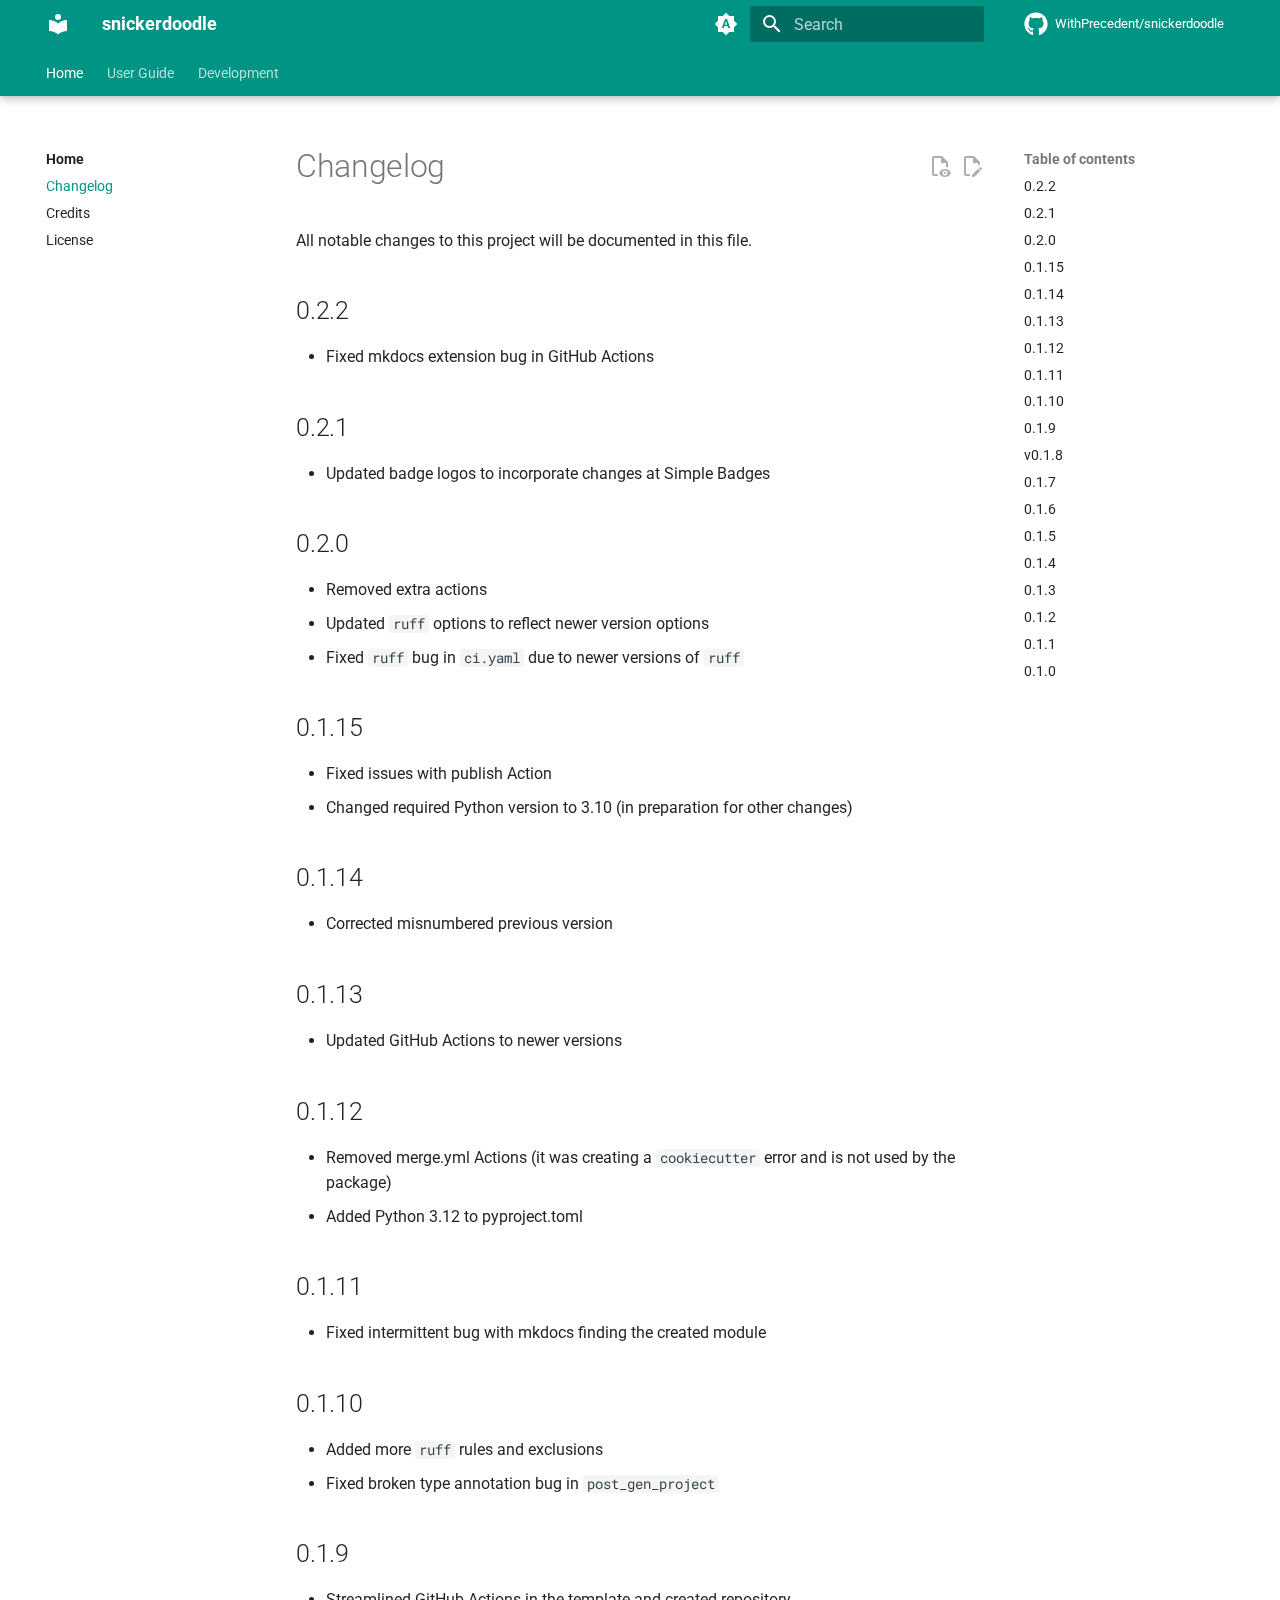
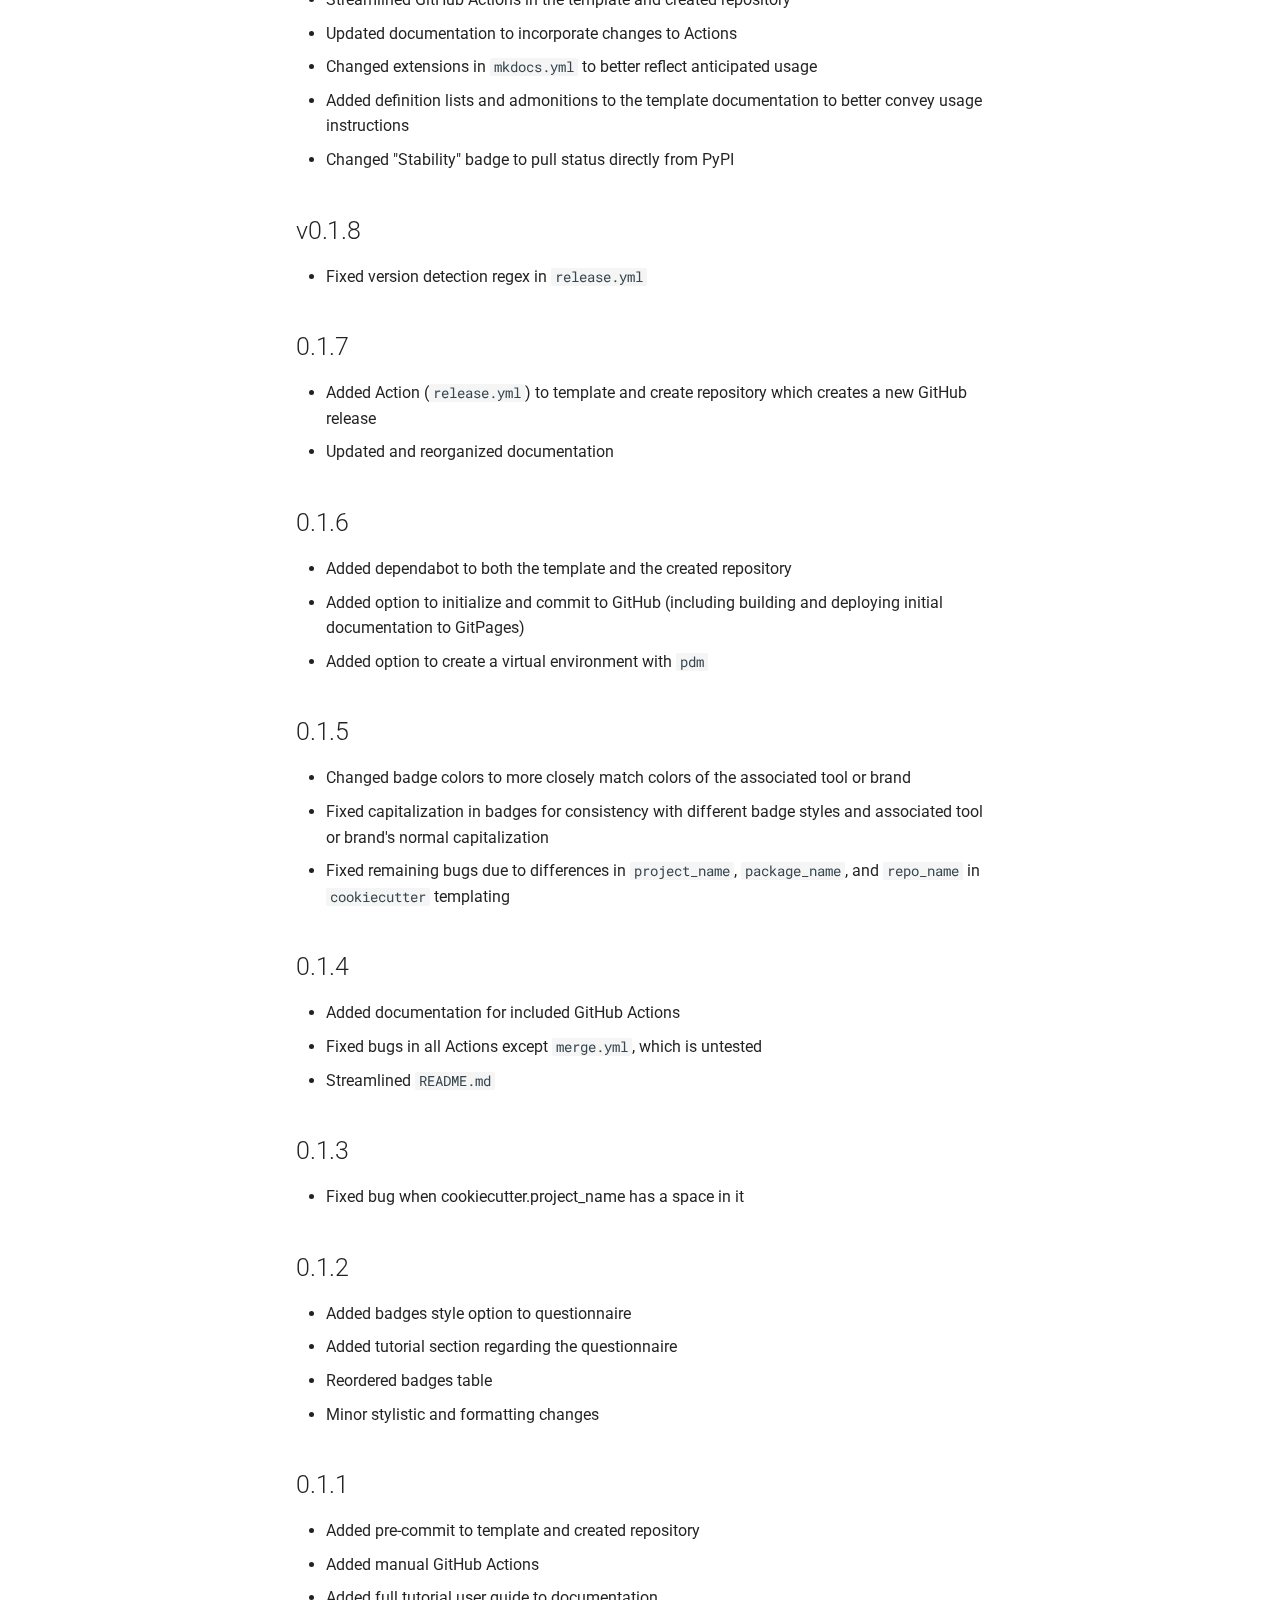
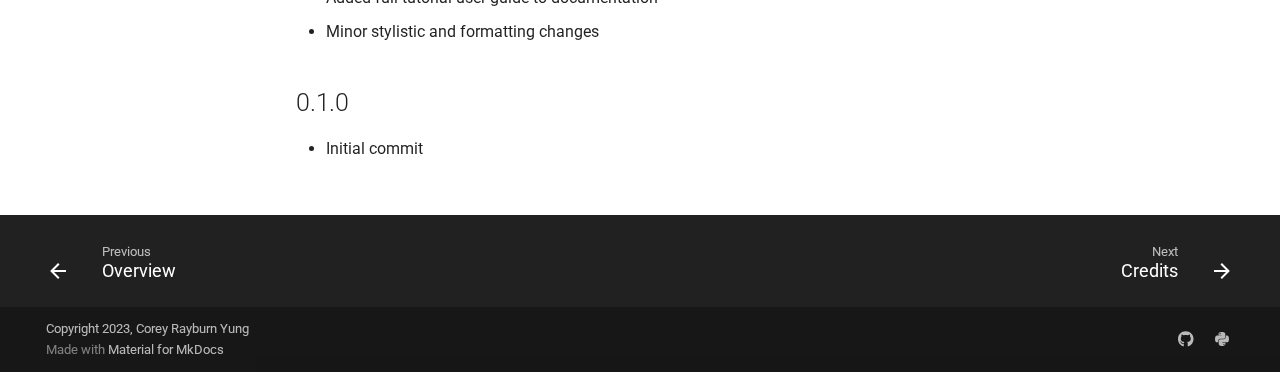
<file: changelog/index.html>
<!doctype html>
<html lang="en" class="no-js">
  <head>
    
      <meta charset="utf-8">
      <meta name="viewport" content="width=device-width,initial-scale=1">
      
        <meta name="description" content="Easy-to-use, general-purpose, modern cookiecutter template for Python">
      
      
      
        <link rel="canonical" href="https://WithPrecedent.github.io/snickerdoodle/changelog/">
      
      
        <link rel="prev" href="..">
      
      
        <link rel="next" href="../credits/">
      
      
      <link rel="icon" href="../assets/images/favicon.png">
      <meta name="generator" content="mkdocs-1.6.1, mkdocs-material-9.5.35">
    
    
      
        <title>Changelog - snickerdoodle</title>
      
    
    
      <link rel="stylesheet" href="../assets/stylesheets/main.35f28582.min.css">
      
        
        <link rel="stylesheet" href="../assets/stylesheets/palette.06af60db.min.css">
      
      


    
    
      
    
    
      
        
        
        <link rel="preconnect" href="https://fonts.gstatic.com" crossorigin>
        <link rel="stylesheet" href="https://fonts.googleapis.com/css?family=Roboto:300,300i,400,400i,700,700i%7CRoboto+Mono:400,400i,700,700i&display=fallback">
        <style>:root{--md-text-font:"Roboto";--md-code-font:"Roboto Mono"}</style>
      
    
    
      <link rel="stylesheet" href="../assets/_markdown_exec_pyodide.css">
    
      <link rel="stylesheet" href="../assets/_mkdocstrings.css">
    
      <link rel="stylesheet" href="../css/material.css">
    
      <link rel="stylesheet" href="../css/mkdocstrings.css">
    
    <script>__md_scope=new URL("..",location),__md_hash=e=>[...e].reduce(((e,_)=>(e<<5)-e+_.charCodeAt(0)),0),__md_get=(e,_=localStorage,t=__md_scope)=>JSON.parse(_.getItem(t.pathname+"."+e)),__md_set=(e,_,t=localStorage,a=__md_scope)=>{try{t.setItem(a.pathname+"."+e,JSON.stringify(_))}catch(e){}}</script>
    
      

    
    
    
  </head>
  
  
    
    
      
    
    
    
    
    <body dir="ltr" data-md-color-scheme="default" data-md-color-primary="indigo" data-md-color-accent="indigo">
  
    
    <input class="md-toggle" data-md-toggle="drawer" type="checkbox" id="__drawer" autocomplete="off">
    <input class="md-toggle" data-md-toggle="search" type="checkbox" id="__search" autocomplete="off">
    <label class="md-overlay" for="__drawer"></label>
    <div data-md-component="skip">
      
        
        <a href="#changelog" class="md-skip">
          Skip to content
        </a>
      
    </div>
    <div data-md-component="announce">
      
    </div>
    
    
      

  

<header class="md-header md-header--shadow md-header--lifted" data-md-component="header">
  <nav class="md-header__inner md-grid" aria-label="Header">
    <a href=".." title="snickerdoodle" class="md-header__button md-logo" aria-label="snickerdoodle" data-md-component="logo">
      
  
  <svg xmlns="http://www.w3.org/2000/svg" viewBox="0 0 24 24"><path d="M12 8a3 3 0 0 0 3-3 3 3 0 0 0-3-3 3 3 0 0 0-3 3 3 3 0 0 0 3 3m0 3.54C9.64 9.35 6.5 8 3 8v11c3.5 0 6.64 1.35 9 3.54 2.36-2.19 5.5-3.54 9-3.54V8c-3.5 0-6.64 1.35-9 3.54"/></svg>

    </a>
    <label class="md-header__button md-icon" for="__drawer">
      
      <svg xmlns="http://www.w3.org/2000/svg" viewBox="0 0 24 24"><path d="M3 6h18v2H3zm0 5h18v2H3zm0 5h18v2H3z"/></svg>
    </label>
    <div class="md-header__title" data-md-component="header-title">
      <div class="md-header__ellipsis">
        <div class="md-header__topic">
          <span class="md-ellipsis">
            snickerdoodle
          </span>
        </div>
        <div class="md-header__topic" data-md-component="header-topic">
          <span class="md-ellipsis">
            
              Changelog
            
          </span>
        </div>
      </div>
    </div>
    
      
        <form class="md-header__option" data-md-component="palette">
  
    
    
    
    <input class="md-option" data-md-color-media="(prefers-color-scheme)" data-md-color-scheme="default" data-md-color-primary="indigo" data-md-color-accent="indigo"  aria-label="Switch to light mode"  type="radio" name="__palette" id="__palette_0">
    
      <label class="md-header__button md-icon" title="Switch to light mode" for="__palette_1" hidden>
        <svg xmlns="http://www.w3.org/2000/svg" viewBox="0 0 24 24"><path d="m14.3 16-.7-2h-3.2l-.7 2H7.8L11 7h2l3.2 9zM20 8.69V4h-4.69L12 .69 8.69 4H4v4.69L.69 12 4 15.31V20h4.69L12 23.31 15.31 20H20v-4.69L23.31 12zm-9.15 3.96h2.3L12 9z"/></svg>
      </label>
    
  
    
    
    
    <input class="md-option" data-md-color-media="(prefers-color-scheme: light)" data-md-color-scheme="default" data-md-color-primary="teal" data-md-color-accent="purple"  aria-label="Switch to dark mode"  type="radio" name="__palette" id="__palette_1">
    
      <label class="md-header__button md-icon" title="Switch to dark mode" for="__palette_2" hidden>
        <svg xmlns="http://www.w3.org/2000/svg" viewBox="0 0 24 24"><path d="M12 7a5 5 0 0 1 5 5 5 5 0 0 1-5 5 5 5 0 0 1-5-5 5 5 0 0 1 5-5m0 2a3 3 0 0 0-3 3 3 3 0 0 0 3 3 3 3 0 0 0 3-3 3 3 0 0 0-3-3m0-7 2.39 3.42C13.65 5.15 12.84 5 12 5s-1.65.15-2.39.42zM3.34 7l4.16-.35A7.2 7.2 0 0 0 5.94 8.5c-.44.74-.69 1.5-.83 2.29zm.02 10 1.76-3.77a7.131 7.131 0 0 0 2.38 4.14zM20.65 7l-1.77 3.79a7.02 7.02 0 0 0-2.38-4.15zm-.01 10-4.14.36c.59-.51 1.12-1.14 1.54-1.86.42-.73.69-1.5.83-2.29zM12 22l-2.41-3.44c.74.27 1.55.44 2.41.44.82 0 1.63-.17 2.37-.44z"/></svg>
      </label>
    
  
    
    
    
    <input class="md-option" data-md-color-media="(prefers-color-scheme: dark)" data-md-color-scheme="slate" data-md-color-primary="black" data-md-color-accent="lime"  aria-label="Switch to system preference"  type="radio" name="__palette" id="__palette_2">
    
      <label class="md-header__button md-icon" title="Switch to system preference" for="__palette_0" hidden>
        <svg xmlns="http://www.w3.org/2000/svg" viewBox="0 0 24 24"><path d="m17.75 4.09-2.53 1.94.91 3.06-2.63-1.81-2.63 1.81.91-3.06-2.53-1.94L12.44 4l1.06-3 1.06 3zm3.5 6.91-1.64 1.25.59 1.98-1.7-1.17-1.7 1.17.59-1.98L15.75 11l2.06-.05L18.5 9l.69 1.95zm-2.28 4.95c.83-.08 1.72 1.1 1.19 1.85-.32.45-.66.87-1.08 1.27C15.17 23 8.84 23 4.94 19.07c-3.91-3.9-3.91-10.24 0-14.14.4-.4.82-.76 1.27-1.08.75-.53 1.93.36 1.85 1.19-.27 2.86.69 5.83 2.89 8.02a9.96 9.96 0 0 0 8.02 2.89m-1.64 2.02a12.08 12.08 0 0 1-7.8-3.47c-2.17-2.19-3.33-5-3.49-7.82-2.81 3.14-2.7 7.96.31 10.98 3.02 3.01 7.84 3.12 10.98.31"/></svg>
      </label>
    
  
</form>
      
    
    
      <script>var palette=__md_get("__palette");if(palette&&palette.color){if("(prefers-color-scheme)"===palette.color.media){var media=matchMedia("(prefers-color-scheme: light)"),input=document.querySelector(media.matches?"[data-md-color-media='(prefers-color-scheme: light)']":"[data-md-color-media='(prefers-color-scheme: dark)']");palette.color.media=input.getAttribute("data-md-color-media"),palette.color.scheme=input.getAttribute("data-md-color-scheme"),palette.color.primary=input.getAttribute("data-md-color-primary"),palette.color.accent=input.getAttribute("data-md-color-accent")}for(var[key,value]of Object.entries(palette.color))document.body.setAttribute("data-md-color-"+key,value)}</script>
    
    
    
      <label class="md-header__button md-icon" for="__search">
        
        <svg xmlns="http://www.w3.org/2000/svg" viewBox="0 0 24 24"><path d="M9.5 3A6.5 6.5 0 0 1 16 9.5c0 1.61-.59 3.09-1.56 4.23l.27.27h.79l5 5-1.5 1.5-5-5v-.79l-.27-.27A6.52 6.52 0 0 1 9.5 16 6.5 6.5 0 0 1 3 9.5 6.5 6.5 0 0 1 9.5 3m0 2C7 5 5 7 5 9.5S7 14 9.5 14 14 12 14 9.5 12 5 9.5 5"/></svg>
      </label>
      <div class="md-search" data-md-component="search" role="dialog">
  <label class="md-search__overlay" for="__search"></label>
  <div class="md-search__inner" role="search">
    <form class="md-search__form" name="search">
      <input type="text" class="md-search__input" name="query" aria-label="Search" placeholder="Search" autocapitalize="off" autocorrect="off" autocomplete="off" spellcheck="false" data-md-component="search-query" required>
      <label class="md-search__icon md-icon" for="__search">
        
        <svg xmlns="http://www.w3.org/2000/svg" viewBox="0 0 24 24"><path d="M9.5 3A6.5 6.5 0 0 1 16 9.5c0 1.61-.59 3.09-1.56 4.23l.27.27h.79l5 5-1.5 1.5-5-5v-.79l-.27-.27A6.52 6.52 0 0 1 9.5 16 6.5 6.5 0 0 1 3 9.5 6.5 6.5 0 0 1 9.5 3m0 2C7 5 5 7 5 9.5S7 14 9.5 14 14 12 14 9.5 12 5 9.5 5"/></svg>
        
        <svg xmlns="http://www.w3.org/2000/svg" viewBox="0 0 24 24"><path d="M20 11v2H8l5.5 5.5-1.42 1.42L4.16 12l7.92-7.92L13.5 5.5 8 11z"/></svg>
      </label>
      <nav class="md-search__options" aria-label="Search">
        
        <button type="reset" class="md-search__icon md-icon" title="Clear" aria-label="Clear" tabindex="-1">
          
          <svg xmlns="http://www.w3.org/2000/svg" viewBox="0 0 24 24"><path d="M19 6.41 17.59 5 12 10.59 6.41 5 5 6.41 10.59 12 5 17.59 6.41 19 12 13.41 17.59 19 19 17.59 13.41 12z"/></svg>
        </button>
      </nav>
      
        <div class="md-search__suggest" data-md-component="search-suggest"></div>
      
    </form>
    <div class="md-search__output">
      <div class="md-search__scrollwrap" tabindex="0" data-md-scrollfix>
        <div class="md-search-result" data-md-component="search-result">
          <div class="md-search-result__meta">
            Initializing search
          </div>
          <ol class="md-search-result__list" role="presentation"></ol>
        </div>
      </div>
    </div>
  </div>
</div>
    
    
      <div class="md-header__source">
        <a href="https://github.com/WithPrecedent/snickerdoodle" title="Go to repository" class="md-source" data-md-component="source">
  <div class="md-source__icon md-icon">
    
    <svg xmlns="http://www.w3.org/2000/svg" viewBox="0 0 496 512"><!--! Font Awesome Free 6.6.0 by @fontawesome - https://fontawesome.com License - https://fontawesome.com/license/free (Icons: CC BY 4.0, Fonts: SIL OFL 1.1, Code: MIT License) Copyright 2024 Fonticons, Inc.--><path d="M165.9 397.4c0 2-2.3 3.6-5.2 3.6-3.3.3-5.6-1.3-5.6-3.6 0-2 2.3-3.6 5.2-3.6 3-.3 5.6 1.3 5.6 3.6m-31.1-4.5c-.7 2 1.3 4.3 4.3 4.9 2.6 1 5.6 0 6.2-2s-1.3-4.3-4.3-5.2c-2.6-.7-5.5.3-6.2 2.3m44.2-1.7c-2.9.7-4.9 2.6-4.6 4.9.3 2 2.9 3.3 5.9 2.6 2.9-.7 4.9-2.6 4.6-4.6-.3-1.9-3-3.2-5.9-2.9M244.8 8C106.1 8 0 113.3 0 252c0 110.9 69.8 205.8 169.5 239.2 12.8 2.3 17.3-5.6 17.3-12.1 0-6.2-.3-40.4-.3-61.4 0 0-70 15-84.7-29.8 0 0-11.4-29.1-27.8-36.6 0 0-22.9-15.7 1.6-15.4 0 0 24.9 2 38.6 25.8 21.9 38.6 58.6 27.5 72.9 20.9 2.3-16 8.8-27.1 16-33.7-55.9-6.2-112.3-14.3-112.3-110.5 0-27.5 7.6-41.3 23.6-58.9-2.6-6.5-11.1-33.3 2.6-67.9 20.9-6.5 69 27 69 27 20-5.6 41.5-8.5 62.8-8.5s42.8 2.9 62.8 8.5c0 0 48.1-33.6 69-27 13.7 34.7 5.2 61.4 2.6 67.9 16 17.7 25.8 31.5 25.8 58.9 0 96.5-58.9 104.2-114.8 110.5 9.2 7.9 17 22.9 17 46.4 0 33.7-.3 75.4-.3 83.6 0 6.5 4.6 14.4 17.3 12.1C428.2 457.8 496 362.9 496 252 496 113.3 383.5 8 244.8 8M97.2 352.9c-1.3 1-1 3.3.7 5.2 1.6 1.6 3.9 2.3 5.2 1 1.3-1 1-3.3-.7-5.2-1.6-1.6-3.9-2.3-5.2-1m-10.8-8.1c-.7 1.3.3 2.9 2.3 3.9 1.6 1 3.6.7 4.3-.7.7-1.3-.3-2.9-2.3-3.9-2-.6-3.6-.3-4.3.7m32.4 35.6c-1.6 1.3-1 4.3 1.3 6.2 2.3 2.3 5.2 2.6 6.5 1 1.3-1.3.7-4.3-1.3-6.2-2.2-2.3-5.2-2.6-6.5-1m-11.4-14.7c-1.6 1-1.6 3.6 0 5.9s4.3 3.3 5.6 2.3c1.6-1.3 1.6-3.9 0-6.2-1.4-2.3-4-3.3-5.6-2"/></svg>
  </div>
  <div class="md-source__repository">
    WithPrecedent/snickerdoodle
  </div>
</a>
      </div>
    
  </nav>
  
    
      
<nav class="md-tabs" aria-label="Tabs" data-md-component="tabs">
  <div class="md-grid">
    <ul class="md-tabs__list">
      
        
  
  
    
  
  
    
    
      <li class="md-tabs__item md-tabs__item--active">
        <a href=".." class="md-tabs__link">
          
  
    
  
  Home

        </a>
      </li>
    
  

      
        
  
  
  
    
    
      <li class="md-tabs__item">
        <a href="../tutorial/" class="md-tabs__link">
          
  
    
  
  User Guide

        </a>
      </li>
    
  

      
        
  
  
  
    
    
      <li class="md-tabs__item">
        <a href="../contributing/" class="md-tabs__link">
          
  
    
  
  Development

        </a>
      </li>
    
  

      
    </ul>
  </div>
</nav>
    
  
</header>
    
    <div class="md-container" data-md-component="container">
      
      
        
      
      <main class="md-main" data-md-component="main">
        <div class="md-main__inner md-grid">
          
            
              
              <div class="md-sidebar md-sidebar--primary" data-md-component="sidebar" data-md-type="navigation" >
                <div class="md-sidebar__scrollwrap">
                  <div class="md-sidebar__inner">
                    


  


<nav class="md-nav md-nav--primary md-nav--lifted" aria-label="Navigation" data-md-level="0">
  <label class="md-nav__title" for="__drawer">
    <a href=".." title="snickerdoodle" class="md-nav__button md-logo" aria-label="snickerdoodle" data-md-component="logo">
      
  
  <svg xmlns="http://www.w3.org/2000/svg" viewBox="0 0 24 24"><path d="M12 8a3 3 0 0 0 3-3 3 3 0 0 0-3-3 3 3 0 0 0-3 3 3 3 0 0 0 3 3m0 3.54C9.64 9.35 6.5 8 3 8v11c3.5 0 6.64 1.35 9 3.54 2.36-2.19 5.5-3.54 9-3.54V8c-3.5 0-6.64 1.35-9 3.54"/></svg>

    </a>
    snickerdoodle
  </label>
  
    <div class="md-nav__source">
      <a href="https://github.com/WithPrecedent/snickerdoodle" title="Go to repository" class="md-source" data-md-component="source">
  <div class="md-source__icon md-icon">
    
    <svg xmlns="http://www.w3.org/2000/svg" viewBox="0 0 496 512"><!--! Font Awesome Free 6.6.0 by @fontawesome - https://fontawesome.com License - https://fontawesome.com/license/free (Icons: CC BY 4.0, Fonts: SIL OFL 1.1, Code: MIT License) Copyright 2024 Fonticons, Inc.--><path d="M165.9 397.4c0 2-2.3 3.6-5.2 3.6-3.3.3-5.6-1.3-5.6-3.6 0-2 2.3-3.6 5.2-3.6 3-.3 5.6 1.3 5.6 3.6m-31.1-4.5c-.7 2 1.3 4.3 4.3 4.9 2.6 1 5.6 0 6.2-2s-1.3-4.3-4.3-5.2c-2.6-.7-5.5.3-6.2 2.3m44.2-1.7c-2.9.7-4.9 2.6-4.6 4.9.3 2 2.9 3.3 5.9 2.6 2.9-.7 4.9-2.6 4.6-4.6-.3-1.9-3-3.2-5.9-2.9M244.8 8C106.1 8 0 113.3 0 252c0 110.9 69.8 205.8 169.5 239.2 12.8 2.3 17.3-5.6 17.3-12.1 0-6.2-.3-40.4-.3-61.4 0 0-70 15-84.7-29.8 0 0-11.4-29.1-27.8-36.6 0 0-22.9-15.7 1.6-15.4 0 0 24.9 2 38.6 25.8 21.9 38.6 58.6 27.5 72.9 20.9 2.3-16 8.8-27.1 16-33.7-55.9-6.2-112.3-14.3-112.3-110.5 0-27.5 7.6-41.3 23.6-58.9-2.6-6.5-11.1-33.3 2.6-67.9 20.9-6.5 69 27 69 27 20-5.6 41.5-8.5 62.8-8.5s42.8 2.9 62.8 8.5c0 0 48.1-33.6 69-27 13.7 34.7 5.2 61.4 2.6 67.9 16 17.7 25.8 31.5 25.8 58.9 0 96.5-58.9 104.2-114.8 110.5 9.2 7.9 17 22.9 17 46.4 0 33.7-.3 75.4-.3 83.6 0 6.5 4.6 14.4 17.3 12.1C428.2 457.8 496 362.9 496 252 496 113.3 383.5 8 244.8 8M97.2 352.9c-1.3 1-1 3.3.7 5.2 1.6 1.6 3.9 2.3 5.2 1 1.3-1 1-3.3-.7-5.2-1.6-1.6-3.9-2.3-5.2-1m-10.8-8.1c-.7 1.3.3 2.9 2.3 3.9 1.6 1 3.6.7 4.3-.7.7-1.3-.3-2.9-2.3-3.9-2-.6-3.6-.3-4.3.7m32.4 35.6c-1.6 1.3-1 4.3 1.3 6.2 2.3 2.3 5.2 2.6 6.5 1 1.3-1.3.7-4.3-1.3-6.2-2.2-2.3-5.2-2.6-6.5-1m-11.4-14.7c-1.6 1-1.6 3.6 0 5.9s4.3 3.3 5.6 2.3c1.6-1.3 1.6-3.9 0-6.2-1.4-2.3-4-3.3-5.6-2"/></svg>
  </div>
  <div class="md-source__repository">
    WithPrecedent/snickerdoodle
  </div>
</a>
    </div>
  
  <ul class="md-nav__list" data-md-scrollfix>
    
      
      
  
  
    
  
  
  
    
    
      
        
          
        
      
        
      
        
      
        
      
    
    
      
        
        
      
      
        
      
    
    
    <li class="md-nav__item md-nav__item--active md-nav__item--section md-nav__item--nested">
      
        
        
        <input class="md-nav__toggle md-toggle " type="checkbox" id="__nav_1" checked>
        
          
          
          <div class="md-nav__link md-nav__container">
            <a href=".." class="md-nav__link ">
              
  
  <span class="md-ellipsis">
    Home
  </span>
  

            </a>
            
              
              <label class="md-nav__link " for="__nav_1" id="__nav_1_label" tabindex="">
                <span class="md-nav__icon md-icon"></span>
              </label>
            
          </div>
        
        <nav class="md-nav" data-md-level="1" aria-labelledby="__nav_1_label" aria-expanded="true">
          <label class="md-nav__title" for="__nav_1">
            <span class="md-nav__icon md-icon"></span>
            Home
          </label>
          <ul class="md-nav__list" data-md-scrollfix>
            
              
            
              
                
  
  
    
  
  
  
    <li class="md-nav__item md-nav__item--active">
      
      <input class="md-nav__toggle md-toggle" type="checkbox" id="__toc">
      
      
        
      
      
        <label class="md-nav__link md-nav__link--active" for="__toc">
          
  
  <span class="md-ellipsis">
    Changelog
  </span>
  

          <span class="md-nav__icon md-icon"></span>
        </label>
      
      <a href="./" class="md-nav__link md-nav__link--active">
        
  
  <span class="md-ellipsis">
    Changelog
  </span>
  

      </a>
      
        

<nav class="md-nav md-nav--secondary" aria-label="Table of contents">
  
  
  
    
  
  
    <label class="md-nav__title" for="__toc">
      <span class="md-nav__icon md-icon"></span>
      Table of contents
    </label>
    <ul class="md-nav__list" data-md-component="toc" data-md-scrollfix>
      
        <li class="md-nav__item">
  <a href="#022" class="md-nav__link">
    <span class="md-ellipsis">
      0.2.2
    </span>
  </a>
  
</li>
      
        <li class="md-nav__item">
  <a href="#021" class="md-nav__link">
    <span class="md-ellipsis">
      0.2.1
    </span>
  </a>
  
</li>
      
        <li class="md-nav__item">
  <a href="#020" class="md-nav__link">
    <span class="md-ellipsis">
      0.2.0
    </span>
  </a>
  
</li>
      
        <li class="md-nav__item">
  <a href="#0115" class="md-nav__link">
    <span class="md-ellipsis">
      0.1.15
    </span>
  </a>
  
</li>
      
        <li class="md-nav__item">
  <a href="#0114" class="md-nav__link">
    <span class="md-ellipsis">
      0.1.14
    </span>
  </a>
  
</li>
      
        <li class="md-nav__item">
  <a href="#0113" class="md-nav__link">
    <span class="md-ellipsis">
      0.1.13
    </span>
  </a>
  
</li>
      
        <li class="md-nav__item">
  <a href="#0112" class="md-nav__link">
    <span class="md-ellipsis">
      0.1.12
    </span>
  </a>
  
</li>
      
        <li class="md-nav__item">
  <a href="#0111" class="md-nav__link">
    <span class="md-ellipsis">
      0.1.11
    </span>
  </a>
  
</li>
      
        <li class="md-nav__item">
  <a href="#0110" class="md-nav__link">
    <span class="md-ellipsis">
      0.1.10
    </span>
  </a>
  
</li>
      
        <li class="md-nav__item">
  <a href="#019" class="md-nav__link">
    <span class="md-ellipsis">
      0.1.9
    </span>
  </a>
  
</li>
      
        <li class="md-nav__item">
  <a href="#v018" class="md-nav__link">
    <span class="md-ellipsis">
      v0.1.8
    </span>
  </a>
  
</li>
      
        <li class="md-nav__item">
  <a href="#017" class="md-nav__link">
    <span class="md-ellipsis">
      0.1.7
    </span>
  </a>
  
</li>
      
        <li class="md-nav__item">
  <a href="#016" class="md-nav__link">
    <span class="md-ellipsis">
      0.1.6
    </span>
  </a>
  
</li>
      
        <li class="md-nav__item">
  <a href="#015" class="md-nav__link">
    <span class="md-ellipsis">
      0.1.5
    </span>
  </a>
  
</li>
      
        <li class="md-nav__item">
  <a href="#014" class="md-nav__link">
    <span class="md-ellipsis">
      0.1.4
    </span>
  </a>
  
</li>
      
        <li class="md-nav__item">
  <a href="#013" class="md-nav__link">
    <span class="md-ellipsis">
      0.1.3
    </span>
  </a>
  
</li>
      
        <li class="md-nav__item">
  <a href="#012" class="md-nav__link">
    <span class="md-ellipsis">
      0.1.2
    </span>
  </a>
  
</li>
      
        <li class="md-nav__item">
  <a href="#011" class="md-nav__link">
    <span class="md-ellipsis">
      0.1.1
    </span>
  </a>
  
</li>
      
        <li class="md-nav__item">
  <a href="#010" class="md-nav__link">
    <span class="md-ellipsis">
      0.1.0
    </span>
  </a>
  
</li>
      
    </ul>
  
</nav>
      
    </li>
  

              
            
              
                
  
  
  
  
    <li class="md-nav__item">
      <a href="../credits/" class="md-nav__link">
        
  
  <span class="md-ellipsis">
    Credits
  </span>
  

      </a>
    </li>
  

              
            
              
                
  
  
  
  
    <li class="md-nav__item">
      <a href="../license/" class="md-nav__link">
        
  
  <span class="md-ellipsis">
    License
  </span>
  

      </a>
    </li>
  

              
            
          </ul>
        </nav>
      
    </li>
  

    
      
      
  
  
  
  
    
    
      
        
      
        
      
    
    
      
      
        
      
    
    
    <li class="md-nav__item md-nav__item--nested">
      
        
        
        <input class="md-nav__toggle md-toggle " type="checkbox" id="__nav_2" >
        
          
          <label class="md-nav__link" for="__nav_2" id="__nav_2_label" tabindex="0">
            
  
  <span class="md-ellipsis">
    User Guide
  </span>
  

            <span class="md-nav__icon md-icon"></span>
          </label>
        
        <nav class="md-nav" data-md-level="1" aria-labelledby="__nav_2_label" aria-expanded="false">
          <label class="md-nav__title" for="__nav_2">
            <span class="md-nav__icon md-icon"></span>
            User Guide
          </label>
          <ul class="md-nav__list" data-md-scrollfix>
            
              
                
  
  
  
  
    <li class="md-nav__item">
      <a href="../tutorial/" class="md-nav__link">
        
  
  <span class="md-ellipsis">
    Tutorial
  </span>
  

      </a>
    </li>
  

              
            
              
                
  
  
  
  
    <li class="md-nav__item">
      <a href="../advanced/" class="md-nav__link">
        
  
  <span class="md-ellipsis">
    Advanced User Guide
  </span>
  

      </a>
    </li>
  

              
            
          </ul>
        </nav>
      
    </li>
  

    
      
      
  
  
  
  
    
    
      
        
      
        
      
    
    
      
      
        
      
    
    
    <li class="md-nav__item md-nav__item--nested">
      
        
        
        <input class="md-nav__toggle md-toggle " type="checkbox" id="__nav_3" >
        
          
          <label class="md-nav__link" for="__nav_3" id="__nav_3_label" tabindex="0">
            
  
  <span class="md-ellipsis">
    Development
  </span>
  

            <span class="md-nav__icon md-icon"></span>
          </label>
        
        <nav class="md-nav" data-md-level="1" aria-labelledby="__nav_3_label" aria-expanded="false">
          <label class="md-nav__title" for="__nav_3">
            <span class="md-nav__icon md-icon"></span>
            Development
          </label>
          <ul class="md-nav__list" data-md-scrollfix>
            
              
                
  
  
  
  
    <li class="md-nav__item">
      <a href="../contributing/" class="md-nav__link">
        
  
  <span class="md-ellipsis">
    Contributing
  </span>
  

      </a>
    </li>
  

              
            
              
                
  
  
  
  
    <li class="md-nav__item">
      <a href="../code_of_conduct/" class="md-nav__link">
        
  
  <span class="md-ellipsis">
    Code of Conduct
  </span>
  

      </a>
    </li>
  

              
            
          </ul>
        </nav>
      
    </li>
  

    
  </ul>
</nav>
                  </div>
                </div>
              </div>
            
            
              
              <div class="md-sidebar md-sidebar--secondary" data-md-component="sidebar" data-md-type="toc" >
                <div class="md-sidebar__scrollwrap">
                  <div class="md-sidebar__inner">
                    

<nav class="md-nav md-nav--secondary" aria-label="Table of contents">
  
  
  
    
  
  
    <label class="md-nav__title" for="__toc">
      <span class="md-nav__icon md-icon"></span>
      Table of contents
    </label>
    <ul class="md-nav__list" data-md-component="toc" data-md-scrollfix>
      
        <li class="md-nav__item">
  <a href="#022" class="md-nav__link">
    <span class="md-ellipsis">
      0.2.2
    </span>
  </a>
  
</li>
      
        <li class="md-nav__item">
  <a href="#021" class="md-nav__link">
    <span class="md-ellipsis">
      0.2.1
    </span>
  </a>
  
</li>
      
        <li class="md-nav__item">
  <a href="#020" class="md-nav__link">
    <span class="md-ellipsis">
      0.2.0
    </span>
  </a>
  
</li>
      
        <li class="md-nav__item">
  <a href="#0115" class="md-nav__link">
    <span class="md-ellipsis">
      0.1.15
    </span>
  </a>
  
</li>
      
        <li class="md-nav__item">
  <a href="#0114" class="md-nav__link">
    <span class="md-ellipsis">
      0.1.14
    </span>
  </a>
  
</li>
      
        <li class="md-nav__item">
  <a href="#0113" class="md-nav__link">
    <span class="md-ellipsis">
      0.1.13
    </span>
  </a>
  
</li>
      
        <li class="md-nav__item">
  <a href="#0112" class="md-nav__link">
    <span class="md-ellipsis">
      0.1.12
    </span>
  </a>
  
</li>
      
        <li class="md-nav__item">
  <a href="#0111" class="md-nav__link">
    <span class="md-ellipsis">
      0.1.11
    </span>
  </a>
  
</li>
      
        <li class="md-nav__item">
  <a href="#0110" class="md-nav__link">
    <span class="md-ellipsis">
      0.1.10
    </span>
  </a>
  
</li>
      
        <li class="md-nav__item">
  <a href="#019" class="md-nav__link">
    <span class="md-ellipsis">
      0.1.9
    </span>
  </a>
  
</li>
      
        <li class="md-nav__item">
  <a href="#v018" class="md-nav__link">
    <span class="md-ellipsis">
      v0.1.8
    </span>
  </a>
  
</li>
      
        <li class="md-nav__item">
  <a href="#017" class="md-nav__link">
    <span class="md-ellipsis">
      0.1.7
    </span>
  </a>
  
</li>
      
        <li class="md-nav__item">
  <a href="#016" class="md-nav__link">
    <span class="md-ellipsis">
      0.1.6
    </span>
  </a>
  
</li>
      
        <li class="md-nav__item">
  <a href="#015" class="md-nav__link">
    <span class="md-ellipsis">
      0.1.5
    </span>
  </a>
  
</li>
      
        <li class="md-nav__item">
  <a href="#014" class="md-nav__link">
    <span class="md-ellipsis">
      0.1.4
    </span>
  </a>
  
</li>
      
        <li class="md-nav__item">
  <a href="#013" class="md-nav__link">
    <span class="md-ellipsis">
      0.1.3
    </span>
  </a>
  
</li>
      
        <li class="md-nav__item">
  <a href="#012" class="md-nav__link">
    <span class="md-ellipsis">
      0.1.2
    </span>
  </a>
  
</li>
      
        <li class="md-nav__item">
  <a href="#011" class="md-nav__link">
    <span class="md-ellipsis">
      0.1.1
    </span>
  </a>
  
</li>
      
        <li class="md-nav__item">
  <a href="#010" class="md-nav__link">
    <span class="md-ellipsis">
      0.1.0
    </span>
  </a>
  
</li>
      
    </ul>
  
</nav>
                  </div>
                </div>
              </div>
            
          
          
            <div class="md-content" data-md-component="content">
              <article class="md-content__inner md-typeset">
                
                  

  
    <a href="https://github.com/WithPrecedent/snickerdoodle/edit/master/docs/changelog.md" title="Edit this page" class="md-content__button md-icon">
      
      <svg xmlns="http://www.w3.org/2000/svg" viewBox="0 0 24 24"><path d="M10 20H6V4h7v5h5v3.1l2-2V8l-6-6H6c-1.1 0-2 .9-2 2v16c0 1.1.9 2 2 2h4zm10.2-7c.1 0 .3.1.4.2l1.3 1.3c.2.2.2.6 0 .8l-1 1-2.1-2.1 1-1c.1-.1.2-.2.4-.2m0 3.9L14.1 23H12v-2.1l6.1-6.1z"/></svg>
    </a>
  
  
    
      
    
    <a href="https://github.com/WithPrecedent/snickerdoodle/raw/master/docs/changelog.md" title="View source of this page" class="md-content__button md-icon">
      
      <svg xmlns="http://www.w3.org/2000/svg" viewBox="0 0 24 24"><path d="M17 18c.56 0 1 .44 1 1s-.44 1-1 1-1-.44-1-1 .44-1 1-1m0-3c-2.73 0-5.06 1.66-6 4 .94 2.34 3.27 4 6 4s5.06-1.66 6-4c-.94-2.34-3.27-4-6-4m0 6.5a2.5 2.5 0 0 1-2.5-2.5 2.5 2.5 0 0 1 2.5-2.5 2.5 2.5 0 0 1 2.5 2.5 2.5 2.5 0 0 1-2.5 2.5M9.27 20H6V4h7v5h5v4.07c.7.08 1.36.25 2 .49V8l-6-6H6a2 2 0 0 0-2 2v16a2 2 0 0 0 2 2h4.5a8.2 8.2 0 0 1-1.23-2"/></svg>
    </a>
  


<h1 id="changelog">Changelog<a class="headerlink" href="#changelog" title="Permanent link">&para;</a></h1>
<p>All notable changes to this project will be documented in this file.</p>
<!-- insertion marker -->

<h2 id="022">0.2.2<a class="headerlink" href="#022" title="Permanent link">&para;</a></h2>
<ul>
<li>Fixed mkdocs extension bug in GitHub Actions</li>
</ul>
<h2 id="021">0.2.1<a class="headerlink" href="#021" title="Permanent link">&para;</a></h2>
<ul>
<li>Updated badge logos to incorporate changes at Simple Badges</li>
</ul>
<h2 id="020">0.2.0<a class="headerlink" href="#020" title="Permanent link">&para;</a></h2>
<ul>
<li>Removed extra actions</li>
<li>Updated <code>ruff</code> options to reflect newer version options</li>
<li>Fixed <code>ruff</code> bug in <code>ci.yaml</code> due to newer versions of <code>ruff</code></li>
</ul>
<h2 id="0115">0.1.15<a class="headerlink" href="#0115" title="Permanent link">&para;</a></h2>
<ul>
<li>Fixed issues with publish Action</li>
<li>Changed required Python version to 3.10 (in preparation for other changes)</li>
</ul>
<h2 id="0114">0.1.14<a class="headerlink" href="#0114" title="Permanent link">&para;</a></h2>
<ul>
<li>Corrected misnumbered previous version</li>
</ul>
<h2 id="0113">0.1.13<a class="headerlink" href="#0113" title="Permanent link">&para;</a></h2>
<ul>
<li>Updated GitHub Actions to newer versions</li>
</ul>
<h2 id="0112">0.1.12<a class="headerlink" href="#0112" title="Permanent link">&para;</a></h2>
<ul>
<li>Removed merge.yml Actions (it was creating a <code>cookiecutter</code> error and is not
  used by the package)</li>
<li>Added Python 3.12 to pyproject.toml</li>
</ul>
<h2 id="0111">0.1.11<a class="headerlink" href="#0111" title="Permanent link">&para;</a></h2>
<ul>
<li>Fixed intermittent bug with mkdocs finding the created module</li>
</ul>
<h2 id="0110">0.1.10<a class="headerlink" href="#0110" title="Permanent link">&para;</a></h2>
<ul>
<li>Added more <code>ruff</code> rules and exclusions</li>
<li>Fixed broken type annotation bug in <code>post_gen_project</code></li>
</ul>
<h2 id="019">0.1.9<a class="headerlink" href="#019" title="Permanent link">&para;</a></h2>
<ul>
<li>Streamlined GitHub Actions in the template and created repository</li>
<li>Updated documentation to incorporate changes to Actions</li>
<li>Changed extensions in <code>mkdocs.yml</code> to better reflect anticipated usage</li>
<li>Added definition lists and admonitions to the template documentation to better
  convey usage instructions</li>
<li>Changed "Stability" badge to pull status directly from PyPI</li>
</ul>
<h2 id="v018">v0.1.8<a class="headerlink" href="#v018" title="Permanent link">&para;</a></h2>
<ul>
<li>Fixed version detection regex in <code>release.yml</code></li>
</ul>
<h2 id="017">0.1.7<a class="headerlink" href="#017" title="Permanent link">&para;</a></h2>
<ul>
<li>Added Action (<code>release.yml</code>) to template and create repository which creates a
  new GitHub release</li>
<li>Updated and reorganized documentation</li>
</ul>
<h2 id="016">0.1.6<a class="headerlink" href="#016" title="Permanent link">&para;</a></h2>
<ul>
<li>Added dependabot to both the template and the created repository</li>
<li>Added option to initialize and commit to GitHub (including building and
  deploying initial documentation to GitPages)</li>
<li>Added option to create a virtual environment with <code>pdm</code></li>
</ul>
<h2 id="015">0.1.5<a class="headerlink" href="#015" title="Permanent link">&para;</a></h2>
<ul>
<li>Changed badge colors to more closely match colors of the associated tool or brand</li>
<li>Fixed capitalization in badges for consistency with different badge styles and
  associated tool or brand's normal capitalization</li>
<li>Fixed remaining bugs due to differences in <code>project_name</code>, <code>package_name</code>, and
  <code>repo_name</code> in <code>cookiecutter</code> templating</li>
</ul>
<h2 id="014">0.1.4<a class="headerlink" href="#014" title="Permanent link">&para;</a></h2>
<ul>
<li>Added documentation for included GitHub Actions</li>
<li>Fixed bugs in all Actions except <code>merge.yml</code>, which is untested</li>
<li>Streamlined <code>README.md</code></li>
</ul>
<h2 id="013">0.1.3<a class="headerlink" href="#013" title="Permanent link">&para;</a></h2>
<ul>
<li>Fixed bug when cookiecutter.project_name has a space in it</li>
</ul>
<h2 id="012">0.1.2<a class="headerlink" href="#012" title="Permanent link">&para;</a></h2>
<ul>
<li>Added badges style option to questionnaire</li>
<li>Added tutorial section regarding the questionnaire</li>
<li>Reordered badges table</li>
<li>Minor stylistic and formatting changes</li>
</ul>
<h2 id="011">0.1.1<a class="headerlink" href="#011" title="Permanent link">&para;</a></h2>
<ul>
<li>Added pre-commit to template and created repository</li>
<li>Added manual GitHub Actions</li>
<li>Added full tutorial user guide to documentation</li>
<li>Minor stylistic and formatting changes</li>
</ul>
<h2 id="010">0.1.0<a class="headerlink" href="#010" title="Permanent link">&para;</a></h2>
<ul>
<li>Initial commit</li>
</ul>












                
              </article>
            </div>
          
          
  <script>var tabs=__md_get("__tabs");if(Array.isArray(tabs))e:for(var set of document.querySelectorAll(".tabbed-set")){var labels=set.querySelector(".tabbed-labels");for(var tab of tabs)for(var label of labels.getElementsByTagName("label"))if(label.innerText.trim()===tab){var input=document.getElementById(label.htmlFor);input.checked=!0;continue e}}</script>

<script>var target=document.getElementById(location.hash.slice(1));target&&target.name&&(target.checked=target.name.startsWith("__tabbed_"))</script>
        </div>
        
          <button type="button" class="md-top md-icon" data-md-component="top" hidden>
  
  <svg xmlns="http://www.w3.org/2000/svg" viewBox="0 0 24 24"><path d="M13 20h-2V8l-5.5 5.5-1.42-1.42L12 4.16l7.92 7.92-1.42 1.42L13 8z"/></svg>
  Back to top
</button>
        
      </main>
      
        <footer class="md-footer">
  
    
      
      <nav class="md-footer__inner md-grid" aria-label="Footer" >
        
          
          <a href=".." class="md-footer__link md-footer__link--prev" aria-label="Previous: Overview">
            <div class="md-footer__button md-icon">
              
              <svg xmlns="http://www.w3.org/2000/svg" viewBox="0 0 24 24"><path d="M20 11v2H8l5.5 5.5-1.42 1.42L4.16 12l7.92-7.92L13.5 5.5 8 11z"/></svg>
            </div>
            <div class="md-footer__title">
              <span class="md-footer__direction">
                Previous
              </span>
              <div class="md-ellipsis">
                Overview
              </div>
            </div>
          </a>
        
        
          
          <a href="../credits/" class="md-footer__link md-footer__link--next" aria-label="Next: Credits">
            <div class="md-footer__title">
              <span class="md-footer__direction">
                Next
              </span>
              <div class="md-ellipsis">
                Credits
              </div>
            </div>
            <div class="md-footer__button md-icon">
              
              <svg xmlns="http://www.w3.org/2000/svg" viewBox="0 0 24 24"><path d="M4 11v2h12l-5.5 5.5 1.42 1.42L19.84 12l-7.92-7.92L10.5 5.5 16 11z"/></svg>
            </div>
          </a>
        
      </nav>
    
  
  <div class="md-footer-meta md-typeset">
    <div class="md-footer-meta__inner md-grid">
      <div class="md-copyright">
  
    <div class="md-copyright__highlight">
      Copyright 2023, Corey Rayburn Yung
    </div>
  
  
    Made with
    <a href="https://squidfunk.github.io/mkdocs-material/" target="_blank" rel="noopener">
      Material for MkDocs
    </a>
  
</div>
      
        <div class="md-social">
  
    
    
    
    
      
      
    
    <a href="https://github.com/WithPrecedent" target="_blank" rel="noopener" title="github.com" class="md-social__link">
      <svg xmlns="http://www.w3.org/2000/svg" viewBox="0 0 496 512"><!--! Font Awesome Free 6.6.0 by @fontawesome - https://fontawesome.com License - https://fontawesome.com/license/free (Icons: CC BY 4.0, Fonts: SIL OFL 1.1, Code: MIT License) Copyright 2024 Fonticons, Inc.--><path d="M165.9 397.4c0 2-2.3 3.6-5.2 3.6-3.3.3-5.6-1.3-5.6-3.6 0-2 2.3-3.6 5.2-3.6 3-.3 5.6 1.3 5.6 3.6m-31.1-4.5c-.7 2 1.3 4.3 4.3 4.9 2.6 1 5.6 0 6.2-2s-1.3-4.3-4.3-5.2c-2.6-.7-5.5.3-6.2 2.3m44.2-1.7c-2.9.7-4.9 2.6-4.6 4.9.3 2 2.9 3.3 5.9 2.6 2.9-.7 4.9-2.6 4.6-4.6-.3-1.9-3-3.2-5.9-2.9M244.8 8C106.1 8 0 113.3 0 252c0 110.9 69.8 205.8 169.5 239.2 12.8 2.3 17.3-5.6 17.3-12.1 0-6.2-.3-40.4-.3-61.4 0 0-70 15-84.7-29.8 0 0-11.4-29.1-27.8-36.6 0 0-22.9-15.7 1.6-15.4 0 0 24.9 2 38.6 25.8 21.9 38.6 58.6 27.5 72.9 20.9 2.3-16 8.8-27.1 16-33.7-55.9-6.2-112.3-14.3-112.3-110.5 0-27.5 7.6-41.3 23.6-58.9-2.6-6.5-11.1-33.3 2.6-67.9 20.9-6.5 69 27 69 27 20-5.6 41.5-8.5 62.8-8.5s42.8 2.9 62.8 8.5c0 0 48.1-33.6 69-27 13.7 34.7 5.2 61.4 2.6 67.9 16 17.7 25.8 31.5 25.8 58.9 0 96.5-58.9 104.2-114.8 110.5 9.2 7.9 17 22.9 17 46.4 0 33.7-.3 75.4-.3 83.6 0 6.5 4.6 14.4 17.3 12.1C428.2 457.8 496 362.9 496 252 496 113.3 383.5 8 244.8 8M97.2 352.9c-1.3 1-1 3.3.7 5.2 1.6 1.6 3.9 2.3 5.2 1 1.3-1 1-3.3-.7-5.2-1.6-1.6-3.9-2.3-5.2-1m-10.8-8.1c-.7 1.3.3 2.9 2.3 3.9 1.6 1 3.6.7 4.3-.7.7-1.3-.3-2.9-2.3-3.9-2-.6-3.6-.3-4.3.7m32.4 35.6c-1.6 1.3-1 4.3 1.3 6.2 2.3 2.3 5.2 2.6 6.5 1 1.3-1.3.7-4.3-1.3-6.2-2.2-2.3-5.2-2.6-6.5-1m-11.4-14.7c-1.6 1-1.6 3.6 0 5.9s4.3 3.3 5.6 2.3c1.6-1.3 1.6-3.9 0-6.2-1.4-2.3-4-3.3-5.6-2"/></svg>
    </a>
  
    
    
    
    
      
      
    
    <a href="https://pypi.org/project/snickerdoodle/" target="_blank" rel="noopener" title="pypi.org" class="md-social__link">
      <svg xmlns="http://www.w3.org/2000/svg" viewBox="0 0 448 512"><!--! Font Awesome Free 6.6.0 by @fontawesome - https://fontawesome.com License - https://fontawesome.com/license/free (Icons: CC BY 4.0, Fonts: SIL OFL 1.1, Code: MIT License) Copyright 2024 Fonticons, Inc.--><path d="M439.8 200.5c-7.7-30.9-22.3-54.2-53.4-54.2h-40.1v47.4c0 36.8-31.2 67.8-66.8 67.8H172.7c-29.2 0-53.4 25-53.4 54.3v101.8c0 29 25.2 46 53.4 54.3 33.8 9.9 66.3 11.7 106.8 0 26.9-7.8 53.4-23.5 53.4-54.3v-40.7H226.2v-13.6h160.2c31.1 0 42.6-21.7 53.4-54.2 11.2-33.5 10.7-65.7 0-108.6M286.2 404c11.1 0 20.1 9.1 20.1 20.3 0 11.3-9 20.4-20.1 20.4-11 0-20.1-9.2-20.1-20.4.1-11.3 9.1-20.3 20.1-20.3M167.8 248.1h106.8c29.7 0 53.4-24.5 53.4-54.3V91.9c0-29-24.4-50.7-53.4-55.6-35.8-5.9-74.7-5.6-106.8.1-45.2 8-53.4 24.7-53.4 55.6v40.7h106.9v13.6h-147c-31.1 0-58.3 18.7-66.8 54.2-9.8 40.7-10.2 66.1 0 108.6 7.6 31.6 25.7 54.2 56.8 54.2H101v-48.8c0-35.3 30.5-66.4 66.8-66.4m-6.7-142.6c-11.1 0-20.1-9.1-20.1-20.3.1-11.3 9-20.4 20.1-20.4 11 0 20.1 9.2 20.1 20.4s-9 20.3-20.1 20.3"/></svg>
    </a>
  
</div>
      
    </div>
  </div>
</footer>
      
    </div>
    <div class="md-dialog" data-md-component="dialog">
      <div class="md-dialog__inner md-typeset"></div>
    </div>
    
    
    <script id="__config" type="application/json">{"base": "..", "features": ["announce.dismiss", "content.action.edit", "content.action.view", "content.code.annotate", "content.code.copy", "content.tabs.link", "content.tooltips", "navigation.footer", "navigation.indexes", "navigation.path", "navigation.sections", "navigation.tabs", "navigation.tabs.sticky", "navigation.top", "navigation.tracking", "search.highlight", "search.suggest", "toc.follow"], "search": "../assets/javascripts/workers/search.6ce7567c.min.js", "translations": {"clipboard.copied": "Copied to clipboard", "clipboard.copy": "Copy to clipboard", "search.result.more.one": "1 more on this page", "search.result.more.other": "# more on this page", "search.result.none": "No matching documents", "search.result.one": "1 matching document", "search.result.other": "# matching documents", "search.result.placeholder": "Type to start searching", "search.result.term.missing": "Missing", "select.version": "Select version"}}</script>
    
    
      <script src="../assets/javascripts/bundle.56dfad97.min.js"></script>
      
        <script src="../assets/_markdown_exec_pyodide.js"></script>
      
    
  </body>
</html>
</file>
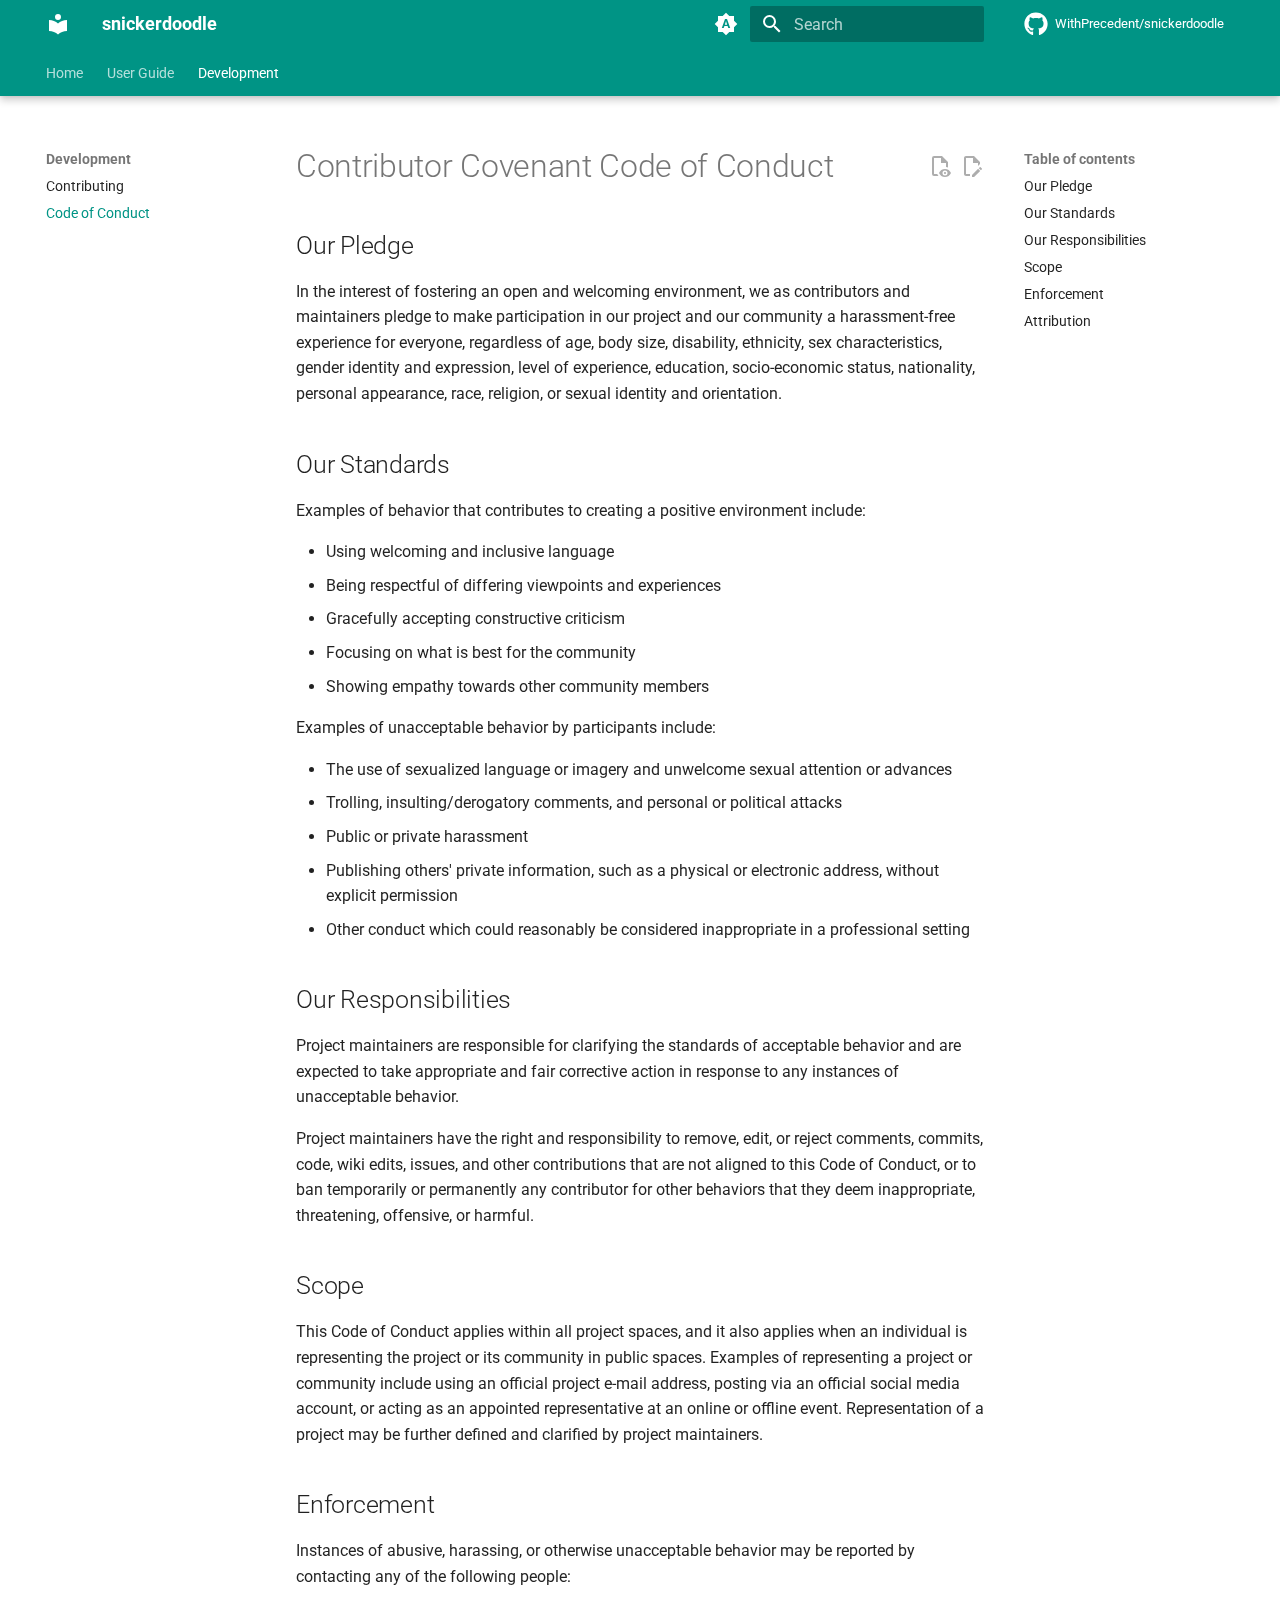
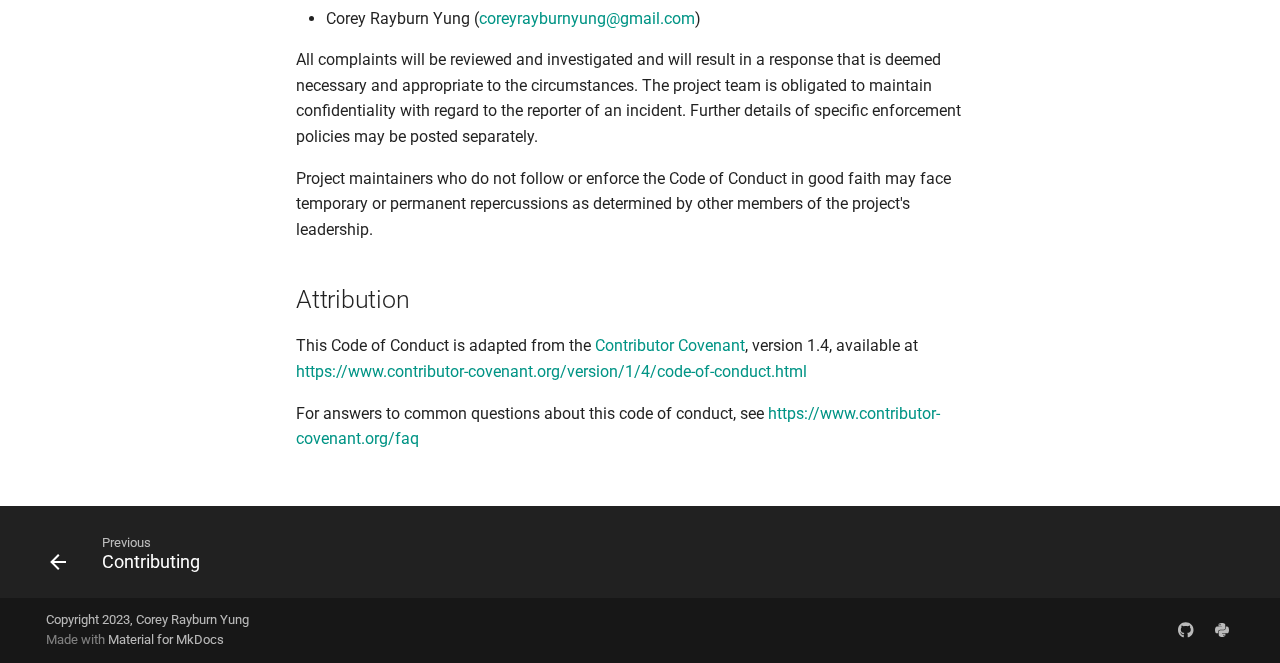
<file: code_of_conduct/index.html>
<!doctype html>
<html lang="en" class="no-js">
  <head>
    
      <meta charset="utf-8">
      <meta name="viewport" content="width=device-width,initial-scale=1">
      
        <meta name="description" content="Easy-to-use, general-purpose, modern cookiecutter template for Python">
      
      
      
        <link rel="canonical" href="https://WithPrecedent.github.io/snickerdoodle/code_of_conduct/">
      
      
        <link rel="prev" href="../contributing/">
      
      
      
      <link rel="icon" href="../assets/images/favicon.png">
      <meta name="generator" content="mkdocs-1.6.1, mkdocs-material-9.5.35">
    
    
      
        <title>Code of Conduct - snickerdoodle</title>
      
    
    
      <link rel="stylesheet" href="../assets/stylesheets/main.35f28582.min.css">
      
        
        <link rel="stylesheet" href="../assets/stylesheets/palette.06af60db.min.css">
      
      


    
    
      
    
    
      
        
        
        <link rel="preconnect" href="https://fonts.gstatic.com" crossorigin>
        <link rel="stylesheet" href="https://fonts.googleapis.com/css?family=Roboto:300,300i,400,400i,700,700i%7CRoboto+Mono:400,400i,700,700i&display=fallback">
        <style>:root{--md-text-font:"Roboto";--md-code-font:"Roboto Mono"}</style>
      
    
    
      <link rel="stylesheet" href="../assets/_markdown_exec_pyodide.css">
    
      <link rel="stylesheet" href="../assets/_mkdocstrings.css">
    
      <link rel="stylesheet" href="../css/material.css">
    
      <link rel="stylesheet" href="../css/mkdocstrings.css">
    
    <script>__md_scope=new URL("..",location),__md_hash=e=>[...e].reduce(((e,_)=>(e<<5)-e+_.charCodeAt(0)),0),__md_get=(e,_=localStorage,t=__md_scope)=>JSON.parse(_.getItem(t.pathname+"."+e)),__md_set=(e,_,t=localStorage,a=__md_scope)=>{try{t.setItem(a.pathname+"."+e,JSON.stringify(_))}catch(e){}}</script>
    
      

    
    
    
  </head>
  
  
    
    
      
    
    
    
    
    <body dir="ltr" data-md-color-scheme="default" data-md-color-primary="indigo" data-md-color-accent="indigo">
  
    
    <input class="md-toggle" data-md-toggle="drawer" type="checkbox" id="__drawer" autocomplete="off">
    <input class="md-toggle" data-md-toggle="search" type="checkbox" id="__search" autocomplete="off">
    <label class="md-overlay" for="__drawer"></label>
    <div data-md-component="skip">
      
        
        <a href="#contributor-covenant-code-of-conduct" class="md-skip">
          Skip to content
        </a>
      
    </div>
    <div data-md-component="announce">
      
    </div>
    
    
      

  

<header class="md-header md-header--shadow md-header--lifted" data-md-component="header">
  <nav class="md-header__inner md-grid" aria-label="Header">
    <a href=".." title="snickerdoodle" class="md-header__button md-logo" aria-label="snickerdoodle" data-md-component="logo">
      
  
  <svg xmlns="http://www.w3.org/2000/svg" viewBox="0 0 24 24"><path d="M12 8a3 3 0 0 0 3-3 3 3 0 0 0-3-3 3 3 0 0 0-3 3 3 3 0 0 0 3 3m0 3.54C9.64 9.35 6.5 8 3 8v11c3.5 0 6.64 1.35 9 3.54 2.36-2.19 5.5-3.54 9-3.54V8c-3.5 0-6.64 1.35-9 3.54"/></svg>

    </a>
    <label class="md-header__button md-icon" for="__drawer">
      
      <svg xmlns="http://www.w3.org/2000/svg" viewBox="0 0 24 24"><path d="M3 6h18v2H3zm0 5h18v2H3zm0 5h18v2H3z"/></svg>
    </label>
    <div class="md-header__title" data-md-component="header-title">
      <div class="md-header__ellipsis">
        <div class="md-header__topic">
          <span class="md-ellipsis">
            snickerdoodle
          </span>
        </div>
        <div class="md-header__topic" data-md-component="header-topic">
          <span class="md-ellipsis">
            
              Code of Conduct
            
          </span>
        </div>
      </div>
    </div>
    
      
        <form class="md-header__option" data-md-component="palette">
  
    
    
    
    <input class="md-option" data-md-color-media="(prefers-color-scheme)" data-md-color-scheme="default" data-md-color-primary="indigo" data-md-color-accent="indigo"  aria-label="Switch to light mode"  type="radio" name="__palette" id="__palette_0">
    
      <label class="md-header__button md-icon" title="Switch to light mode" for="__palette_1" hidden>
        <svg xmlns="http://www.w3.org/2000/svg" viewBox="0 0 24 24"><path d="m14.3 16-.7-2h-3.2l-.7 2H7.8L11 7h2l3.2 9zM20 8.69V4h-4.69L12 .69 8.69 4H4v4.69L.69 12 4 15.31V20h4.69L12 23.31 15.31 20H20v-4.69L23.31 12zm-9.15 3.96h2.3L12 9z"/></svg>
      </label>
    
  
    
    
    
    <input class="md-option" data-md-color-media="(prefers-color-scheme: light)" data-md-color-scheme="default" data-md-color-primary="teal" data-md-color-accent="purple"  aria-label="Switch to dark mode"  type="radio" name="__palette" id="__palette_1">
    
      <label class="md-header__button md-icon" title="Switch to dark mode" for="__palette_2" hidden>
        <svg xmlns="http://www.w3.org/2000/svg" viewBox="0 0 24 24"><path d="M12 7a5 5 0 0 1 5 5 5 5 0 0 1-5 5 5 5 0 0 1-5-5 5 5 0 0 1 5-5m0 2a3 3 0 0 0-3 3 3 3 0 0 0 3 3 3 3 0 0 0 3-3 3 3 0 0 0-3-3m0-7 2.39 3.42C13.65 5.15 12.84 5 12 5s-1.65.15-2.39.42zM3.34 7l4.16-.35A7.2 7.2 0 0 0 5.94 8.5c-.44.74-.69 1.5-.83 2.29zm.02 10 1.76-3.77a7.131 7.131 0 0 0 2.38 4.14zM20.65 7l-1.77 3.79a7.02 7.02 0 0 0-2.38-4.15zm-.01 10-4.14.36c.59-.51 1.12-1.14 1.54-1.86.42-.73.69-1.5.83-2.29zM12 22l-2.41-3.44c.74.27 1.55.44 2.41.44.82 0 1.63-.17 2.37-.44z"/></svg>
      </label>
    
  
    
    
    
    <input class="md-option" data-md-color-media="(prefers-color-scheme: dark)" data-md-color-scheme="slate" data-md-color-primary="black" data-md-color-accent="lime"  aria-label="Switch to system preference"  type="radio" name="__palette" id="__palette_2">
    
      <label class="md-header__button md-icon" title="Switch to system preference" for="__palette_0" hidden>
        <svg xmlns="http://www.w3.org/2000/svg" viewBox="0 0 24 24"><path d="m17.75 4.09-2.53 1.94.91 3.06-2.63-1.81-2.63 1.81.91-3.06-2.53-1.94L12.44 4l1.06-3 1.06 3zm3.5 6.91-1.64 1.25.59 1.98-1.7-1.17-1.7 1.17.59-1.98L15.75 11l2.06-.05L18.5 9l.69 1.95zm-2.28 4.95c.83-.08 1.72 1.1 1.19 1.85-.32.45-.66.87-1.08 1.27C15.17 23 8.84 23 4.94 19.07c-3.91-3.9-3.91-10.24 0-14.14.4-.4.82-.76 1.27-1.08.75-.53 1.93.36 1.85 1.19-.27 2.86.69 5.83 2.89 8.02a9.96 9.96 0 0 0 8.02 2.89m-1.64 2.02a12.08 12.08 0 0 1-7.8-3.47c-2.17-2.19-3.33-5-3.49-7.82-2.81 3.14-2.7 7.96.31 10.98 3.02 3.01 7.84 3.12 10.98.31"/></svg>
      </label>
    
  
</form>
      
    
    
      <script>var palette=__md_get("__palette");if(palette&&palette.color){if("(prefers-color-scheme)"===palette.color.media){var media=matchMedia("(prefers-color-scheme: light)"),input=document.querySelector(media.matches?"[data-md-color-media='(prefers-color-scheme: light)']":"[data-md-color-media='(prefers-color-scheme: dark)']");palette.color.media=input.getAttribute("data-md-color-media"),palette.color.scheme=input.getAttribute("data-md-color-scheme"),palette.color.primary=input.getAttribute("data-md-color-primary"),palette.color.accent=input.getAttribute("data-md-color-accent")}for(var[key,value]of Object.entries(palette.color))document.body.setAttribute("data-md-color-"+key,value)}</script>
    
    
    
      <label class="md-header__button md-icon" for="__search">
        
        <svg xmlns="http://www.w3.org/2000/svg" viewBox="0 0 24 24"><path d="M9.5 3A6.5 6.5 0 0 1 16 9.5c0 1.61-.59 3.09-1.56 4.23l.27.27h.79l5 5-1.5 1.5-5-5v-.79l-.27-.27A6.52 6.52 0 0 1 9.5 16 6.5 6.5 0 0 1 3 9.5 6.5 6.5 0 0 1 9.5 3m0 2C7 5 5 7 5 9.5S7 14 9.5 14 14 12 14 9.5 12 5 9.5 5"/></svg>
      </label>
      <div class="md-search" data-md-component="search" role="dialog">
  <label class="md-search__overlay" for="__search"></label>
  <div class="md-search__inner" role="search">
    <form class="md-search__form" name="search">
      <input type="text" class="md-search__input" name="query" aria-label="Search" placeholder="Search" autocapitalize="off" autocorrect="off" autocomplete="off" spellcheck="false" data-md-component="search-query" required>
      <label class="md-search__icon md-icon" for="__search">
        
        <svg xmlns="http://www.w3.org/2000/svg" viewBox="0 0 24 24"><path d="M9.5 3A6.5 6.5 0 0 1 16 9.5c0 1.61-.59 3.09-1.56 4.23l.27.27h.79l5 5-1.5 1.5-5-5v-.79l-.27-.27A6.52 6.52 0 0 1 9.5 16 6.5 6.5 0 0 1 3 9.5 6.5 6.5 0 0 1 9.5 3m0 2C7 5 5 7 5 9.5S7 14 9.5 14 14 12 14 9.5 12 5 9.5 5"/></svg>
        
        <svg xmlns="http://www.w3.org/2000/svg" viewBox="0 0 24 24"><path d="M20 11v2H8l5.5 5.5-1.42 1.42L4.16 12l7.92-7.92L13.5 5.5 8 11z"/></svg>
      </label>
      <nav class="md-search__options" aria-label="Search">
        
        <button type="reset" class="md-search__icon md-icon" title="Clear" aria-label="Clear" tabindex="-1">
          
          <svg xmlns="http://www.w3.org/2000/svg" viewBox="0 0 24 24"><path d="M19 6.41 17.59 5 12 10.59 6.41 5 5 6.41 10.59 12 5 17.59 6.41 19 12 13.41 17.59 19 19 17.59 13.41 12z"/></svg>
        </button>
      </nav>
      
        <div class="md-search__suggest" data-md-component="search-suggest"></div>
      
    </form>
    <div class="md-search__output">
      <div class="md-search__scrollwrap" tabindex="0" data-md-scrollfix>
        <div class="md-search-result" data-md-component="search-result">
          <div class="md-search-result__meta">
            Initializing search
          </div>
          <ol class="md-search-result__list" role="presentation"></ol>
        </div>
      </div>
    </div>
  </div>
</div>
    
    
      <div class="md-header__source">
        <a href="https://github.com/WithPrecedent/snickerdoodle" title="Go to repository" class="md-source" data-md-component="source">
  <div class="md-source__icon md-icon">
    
    <svg xmlns="http://www.w3.org/2000/svg" viewBox="0 0 496 512"><!--! Font Awesome Free 6.6.0 by @fontawesome - https://fontawesome.com License - https://fontawesome.com/license/free (Icons: CC BY 4.0, Fonts: SIL OFL 1.1, Code: MIT License) Copyright 2024 Fonticons, Inc.--><path d="M165.9 397.4c0 2-2.3 3.6-5.2 3.6-3.3.3-5.6-1.3-5.6-3.6 0-2 2.3-3.6 5.2-3.6 3-.3 5.6 1.3 5.6 3.6m-31.1-4.5c-.7 2 1.3 4.3 4.3 4.9 2.6 1 5.6 0 6.2-2s-1.3-4.3-4.3-5.2c-2.6-.7-5.5.3-6.2 2.3m44.2-1.7c-2.9.7-4.9 2.6-4.6 4.9.3 2 2.9 3.3 5.9 2.6 2.9-.7 4.9-2.6 4.6-4.6-.3-1.9-3-3.2-5.9-2.9M244.8 8C106.1 8 0 113.3 0 252c0 110.9 69.8 205.8 169.5 239.2 12.8 2.3 17.3-5.6 17.3-12.1 0-6.2-.3-40.4-.3-61.4 0 0-70 15-84.7-29.8 0 0-11.4-29.1-27.8-36.6 0 0-22.9-15.7 1.6-15.4 0 0 24.9 2 38.6 25.8 21.9 38.6 58.6 27.5 72.9 20.9 2.3-16 8.8-27.1 16-33.7-55.9-6.2-112.3-14.3-112.3-110.5 0-27.5 7.6-41.3 23.6-58.9-2.6-6.5-11.1-33.3 2.6-67.9 20.9-6.5 69 27 69 27 20-5.6 41.5-8.5 62.8-8.5s42.8 2.9 62.8 8.5c0 0 48.1-33.6 69-27 13.7 34.7 5.2 61.4 2.6 67.9 16 17.7 25.8 31.5 25.8 58.9 0 96.5-58.9 104.2-114.8 110.5 9.2 7.9 17 22.9 17 46.4 0 33.7-.3 75.4-.3 83.6 0 6.5 4.6 14.4 17.3 12.1C428.2 457.8 496 362.9 496 252 496 113.3 383.5 8 244.8 8M97.2 352.9c-1.3 1-1 3.3.7 5.2 1.6 1.6 3.9 2.3 5.2 1 1.3-1 1-3.3-.7-5.2-1.6-1.6-3.9-2.3-5.2-1m-10.8-8.1c-.7 1.3.3 2.9 2.3 3.9 1.6 1 3.6.7 4.3-.7.7-1.3-.3-2.9-2.3-3.9-2-.6-3.6-.3-4.3.7m32.4 35.6c-1.6 1.3-1 4.3 1.3 6.2 2.3 2.3 5.2 2.6 6.5 1 1.3-1.3.7-4.3-1.3-6.2-2.2-2.3-5.2-2.6-6.5-1m-11.4-14.7c-1.6 1-1.6 3.6 0 5.9s4.3 3.3 5.6 2.3c1.6-1.3 1.6-3.9 0-6.2-1.4-2.3-4-3.3-5.6-2"/></svg>
  </div>
  <div class="md-source__repository">
    WithPrecedent/snickerdoodle
  </div>
</a>
      </div>
    
  </nav>
  
    
      
<nav class="md-tabs" aria-label="Tabs" data-md-component="tabs">
  <div class="md-grid">
    <ul class="md-tabs__list">
      
        
  
  
  
    
    
      <li class="md-tabs__item">
        <a href=".." class="md-tabs__link">
          
  
    
  
  Home

        </a>
      </li>
    
  

      
        
  
  
  
    
    
      <li class="md-tabs__item">
        <a href="../tutorial/" class="md-tabs__link">
          
  
    
  
  User Guide

        </a>
      </li>
    
  

      
        
  
  
    
  
  
    
    
      <li class="md-tabs__item md-tabs__item--active">
        <a href="../contributing/" class="md-tabs__link">
          
  
    
  
  Development

        </a>
      </li>
    
  

      
    </ul>
  </div>
</nav>
    
  
</header>
    
    <div class="md-container" data-md-component="container">
      
      
        
      
      <main class="md-main" data-md-component="main">
        <div class="md-main__inner md-grid">
          
            
              
              <div class="md-sidebar md-sidebar--primary" data-md-component="sidebar" data-md-type="navigation" >
                <div class="md-sidebar__scrollwrap">
                  <div class="md-sidebar__inner">
                    


  


<nav class="md-nav md-nav--primary md-nav--lifted" aria-label="Navigation" data-md-level="0">
  <label class="md-nav__title" for="__drawer">
    <a href=".." title="snickerdoodle" class="md-nav__button md-logo" aria-label="snickerdoodle" data-md-component="logo">
      
  
  <svg xmlns="http://www.w3.org/2000/svg" viewBox="0 0 24 24"><path d="M12 8a3 3 0 0 0 3-3 3 3 0 0 0-3-3 3 3 0 0 0-3 3 3 3 0 0 0 3 3m0 3.54C9.64 9.35 6.5 8 3 8v11c3.5 0 6.64 1.35 9 3.54 2.36-2.19 5.5-3.54 9-3.54V8c-3.5 0-6.64 1.35-9 3.54"/></svg>

    </a>
    snickerdoodle
  </label>
  
    <div class="md-nav__source">
      <a href="https://github.com/WithPrecedent/snickerdoodle" title="Go to repository" class="md-source" data-md-component="source">
  <div class="md-source__icon md-icon">
    
    <svg xmlns="http://www.w3.org/2000/svg" viewBox="0 0 496 512"><!--! Font Awesome Free 6.6.0 by @fontawesome - https://fontawesome.com License - https://fontawesome.com/license/free (Icons: CC BY 4.0, Fonts: SIL OFL 1.1, Code: MIT License) Copyright 2024 Fonticons, Inc.--><path d="M165.9 397.4c0 2-2.3 3.6-5.2 3.6-3.3.3-5.6-1.3-5.6-3.6 0-2 2.3-3.6 5.2-3.6 3-.3 5.6 1.3 5.6 3.6m-31.1-4.5c-.7 2 1.3 4.3 4.3 4.9 2.6 1 5.6 0 6.2-2s-1.3-4.3-4.3-5.2c-2.6-.7-5.5.3-6.2 2.3m44.2-1.7c-2.9.7-4.9 2.6-4.6 4.9.3 2 2.9 3.3 5.9 2.6 2.9-.7 4.9-2.6 4.6-4.6-.3-1.9-3-3.2-5.9-2.9M244.8 8C106.1 8 0 113.3 0 252c0 110.9 69.8 205.8 169.5 239.2 12.8 2.3 17.3-5.6 17.3-12.1 0-6.2-.3-40.4-.3-61.4 0 0-70 15-84.7-29.8 0 0-11.4-29.1-27.8-36.6 0 0-22.9-15.7 1.6-15.4 0 0 24.9 2 38.6 25.8 21.9 38.6 58.6 27.5 72.9 20.9 2.3-16 8.8-27.1 16-33.7-55.9-6.2-112.3-14.3-112.3-110.5 0-27.5 7.6-41.3 23.6-58.9-2.6-6.5-11.1-33.3 2.6-67.9 20.9-6.5 69 27 69 27 20-5.6 41.5-8.5 62.8-8.5s42.8 2.9 62.8 8.5c0 0 48.1-33.6 69-27 13.7 34.7 5.2 61.4 2.6 67.9 16 17.7 25.8 31.5 25.8 58.9 0 96.5-58.9 104.2-114.8 110.5 9.2 7.9 17 22.9 17 46.4 0 33.7-.3 75.4-.3 83.6 0 6.5 4.6 14.4 17.3 12.1C428.2 457.8 496 362.9 496 252 496 113.3 383.5 8 244.8 8M97.2 352.9c-1.3 1-1 3.3.7 5.2 1.6 1.6 3.9 2.3 5.2 1 1.3-1 1-3.3-.7-5.2-1.6-1.6-3.9-2.3-5.2-1m-10.8-8.1c-.7 1.3.3 2.9 2.3 3.9 1.6 1 3.6.7 4.3-.7.7-1.3-.3-2.9-2.3-3.9-2-.6-3.6-.3-4.3.7m32.4 35.6c-1.6 1.3-1 4.3 1.3 6.2 2.3 2.3 5.2 2.6 6.5 1 1.3-1.3.7-4.3-1.3-6.2-2.2-2.3-5.2-2.6-6.5-1m-11.4-14.7c-1.6 1-1.6 3.6 0 5.9s4.3 3.3 5.6 2.3c1.6-1.3 1.6-3.9 0-6.2-1.4-2.3-4-3.3-5.6-2"/></svg>
  </div>
  <div class="md-source__repository">
    WithPrecedent/snickerdoodle
  </div>
</a>
    </div>
  
  <ul class="md-nav__list" data-md-scrollfix>
    
      
      
  
  
  
  
    
    
      
        
          
        
      
        
      
        
      
        
      
    
    
      
      
        
      
    
    
    <li class="md-nav__item md-nav__item--nested">
      
        
        
        <input class="md-nav__toggle md-toggle " type="checkbox" id="__nav_1" >
        
          
          
          <div class="md-nav__link md-nav__container">
            <a href=".." class="md-nav__link ">
              
  
  <span class="md-ellipsis">
    Home
  </span>
  

            </a>
            
              
              <label class="md-nav__link " for="__nav_1" id="__nav_1_label" tabindex="0">
                <span class="md-nav__icon md-icon"></span>
              </label>
            
          </div>
        
        <nav class="md-nav" data-md-level="1" aria-labelledby="__nav_1_label" aria-expanded="false">
          <label class="md-nav__title" for="__nav_1">
            <span class="md-nav__icon md-icon"></span>
            Home
          </label>
          <ul class="md-nav__list" data-md-scrollfix>
            
              
            
              
                
  
  
  
  
    <li class="md-nav__item">
      <a href="../changelog/" class="md-nav__link">
        
  
  <span class="md-ellipsis">
    Changelog
  </span>
  

      </a>
    </li>
  

              
            
              
                
  
  
  
  
    <li class="md-nav__item">
      <a href="../credits/" class="md-nav__link">
        
  
  <span class="md-ellipsis">
    Credits
  </span>
  

      </a>
    </li>
  

              
            
              
                
  
  
  
  
    <li class="md-nav__item">
      <a href="../license/" class="md-nav__link">
        
  
  <span class="md-ellipsis">
    License
  </span>
  

      </a>
    </li>
  

              
            
          </ul>
        </nav>
      
    </li>
  

    
      
      
  
  
  
  
    
    
      
        
      
        
      
    
    
      
      
        
      
    
    
    <li class="md-nav__item md-nav__item--nested">
      
        
        
        <input class="md-nav__toggle md-toggle " type="checkbox" id="__nav_2" >
        
          
          <label class="md-nav__link" for="__nav_2" id="__nav_2_label" tabindex="0">
            
  
  <span class="md-ellipsis">
    User Guide
  </span>
  

            <span class="md-nav__icon md-icon"></span>
          </label>
        
        <nav class="md-nav" data-md-level="1" aria-labelledby="__nav_2_label" aria-expanded="false">
          <label class="md-nav__title" for="__nav_2">
            <span class="md-nav__icon md-icon"></span>
            User Guide
          </label>
          <ul class="md-nav__list" data-md-scrollfix>
            
              
                
  
  
  
  
    <li class="md-nav__item">
      <a href="../tutorial/" class="md-nav__link">
        
  
  <span class="md-ellipsis">
    Tutorial
  </span>
  

      </a>
    </li>
  

              
            
              
                
  
  
  
  
    <li class="md-nav__item">
      <a href="../advanced/" class="md-nav__link">
        
  
  <span class="md-ellipsis">
    Advanced User Guide
  </span>
  

      </a>
    </li>
  

              
            
          </ul>
        </nav>
      
    </li>
  

    
      
      
  
  
    
  
  
  
    
    
      
        
      
        
      
    
    
      
        
        
      
      
        
      
    
    
    <li class="md-nav__item md-nav__item--active md-nav__item--section md-nav__item--nested">
      
        
        
        <input class="md-nav__toggle md-toggle " type="checkbox" id="__nav_3" checked>
        
          
          <label class="md-nav__link" for="__nav_3" id="__nav_3_label" tabindex="">
            
  
  <span class="md-ellipsis">
    Development
  </span>
  

            <span class="md-nav__icon md-icon"></span>
          </label>
        
        <nav class="md-nav" data-md-level="1" aria-labelledby="__nav_3_label" aria-expanded="true">
          <label class="md-nav__title" for="__nav_3">
            <span class="md-nav__icon md-icon"></span>
            Development
          </label>
          <ul class="md-nav__list" data-md-scrollfix>
            
              
                
  
  
  
  
    <li class="md-nav__item">
      <a href="../contributing/" class="md-nav__link">
        
  
  <span class="md-ellipsis">
    Contributing
  </span>
  

      </a>
    </li>
  

              
            
              
                
  
  
    
  
  
  
    <li class="md-nav__item md-nav__item--active">
      
      <input class="md-nav__toggle md-toggle" type="checkbox" id="__toc">
      
      
        
      
      
        <label class="md-nav__link md-nav__link--active" for="__toc">
          
  
  <span class="md-ellipsis">
    Code of Conduct
  </span>
  

          <span class="md-nav__icon md-icon"></span>
        </label>
      
      <a href="./" class="md-nav__link md-nav__link--active">
        
  
  <span class="md-ellipsis">
    Code of Conduct
  </span>
  

      </a>
      
        

<nav class="md-nav md-nav--secondary" aria-label="Table of contents">
  
  
  
    
  
  
    <label class="md-nav__title" for="__toc">
      <span class="md-nav__icon md-icon"></span>
      Table of contents
    </label>
    <ul class="md-nav__list" data-md-component="toc" data-md-scrollfix>
      
        <li class="md-nav__item">
  <a href="#our-pledge" class="md-nav__link">
    <span class="md-ellipsis">
      Our Pledge
    </span>
  </a>
  
</li>
      
        <li class="md-nav__item">
  <a href="#our-standards" class="md-nav__link">
    <span class="md-ellipsis">
      Our Standards
    </span>
  </a>
  
</li>
      
        <li class="md-nav__item">
  <a href="#our-responsibilities" class="md-nav__link">
    <span class="md-ellipsis">
      Our Responsibilities
    </span>
  </a>
  
</li>
      
        <li class="md-nav__item">
  <a href="#scope" class="md-nav__link">
    <span class="md-ellipsis">
      Scope
    </span>
  </a>
  
</li>
      
        <li class="md-nav__item">
  <a href="#enforcement" class="md-nav__link">
    <span class="md-ellipsis">
      Enforcement
    </span>
  </a>
  
</li>
      
        <li class="md-nav__item">
  <a href="#attribution" class="md-nav__link">
    <span class="md-ellipsis">
      Attribution
    </span>
  </a>
  
</li>
      
    </ul>
  
</nav>
      
    </li>
  

              
            
          </ul>
        </nav>
      
    </li>
  

    
  </ul>
</nav>
                  </div>
                </div>
              </div>
            
            
              
              <div class="md-sidebar md-sidebar--secondary" data-md-component="sidebar" data-md-type="toc" >
                <div class="md-sidebar__scrollwrap">
                  <div class="md-sidebar__inner">
                    

<nav class="md-nav md-nav--secondary" aria-label="Table of contents">
  
  
  
    
  
  
    <label class="md-nav__title" for="__toc">
      <span class="md-nav__icon md-icon"></span>
      Table of contents
    </label>
    <ul class="md-nav__list" data-md-component="toc" data-md-scrollfix>
      
        <li class="md-nav__item">
  <a href="#our-pledge" class="md-nav__link">
    <span class="md-ellipsis">
      Our Pledge
    </span>
  </a>
  
</li>
      
        <li class="md-nav__item">
  <a href="#our-standards" class="md-nav__link">
    <span class="md-ellipsis">
      Our Standards
    </span>
  </a>
  
</li>
      
        <li class="md-nav__item">
  <a href="#our-responsibilities" class="md-nav__link">
    <span class="md-ellipsis">
      Our Responsibilities
    </span>
  </a>
  
</li>
      
        <li class="md-nav__item">
  <a href="#scope" class="md-nav__link">
    <span class="md-ellipsis">
      Scope
    </span>
  </a>
  
</li>
      
        <li class="md-nav__item">
  <a href="#enforcement" class="md-nav__link">
    <span class="md-ellipsis">
      Enforcement
    </span>
  </a>
  
</li>
      
        <li class="md-nav__item">
  <a href="#attribution" class="md-nav__link">
    <span class="md-ellipsis">
      Attribution
    </span>
  </a>
  
</li>
      
    </ul>
  
</nav>
                  </div>
                </div>
              </div>
            
          
          
            <div class="md-content" data-md-component="content">
              <article class="md-content__inner md-typeset">
                
                  

  
    <a href="https://github.com/WithPrecedent/snickerdoodle/edit/master/docs/code_of_conduct.md" title="Edit this page" class="md-content__button md-icon">
      
      <svg xmlns="http://www.w3.org/2000/svg" viewBox="0 0 24 24"><path d="M10 20H6V4h7v5h5v3.1l2-2V8l-6-6H6c-1.1 0-2 .9-2 2v16c0 1.1.9 2 2 2h4zm10.2-7c.1 0 .3.1.4.2l1.3 1.3c.2.2.2.6 0 .8l-1 1-2.1-2.1 1-1c.1-.1.2-.2.4-.2m0 3.9L14.1 23H12v-2.1l6.1-6.1z"/></svg>
    </a>
  
  
    
      
    
    <a href="https://github.com/WithPrecedent/snickerdoodle/raw/master/docs/code_of_conduct.md" title="View source of this page" class="md-content__button md-icon">
      
      <svg xmlns="http://www.w3.org/2000/svg" viewBox="0 0 24 24"><path d="M17 18c.56 0 1 .44 1 1s-.44 1-1 1-1-.44-1-1 .44-1 1-1m0-3c-2.73 0-5.06 1.66-6 4 .94 2.34 3.27 4 6 4s5.06-1.66 6-4c-.94-2.34-3.27-4-6-4m0 6.5a2.5 2.5 0 0 1-2.5-2.5 2.5 2.5 0 0 1 2.5-2.5 2.5 2.5 0 0 1 2.5 2.5 2.5 2.5 0 0 1-2.5 2.5M9.27 20H6V4h7v5h5v4.07c.7.08 1.36.25 2 .49V8l-6-6H6a2 2 0 0 0-2 2v16a2 2 0 0 0 2 2h4.5a8.2 8.2 0 0 1-1.23-2"/></svg>
    </a>
  


<h1 id="contributor-covenant-code-of-conduct">Contributor Covenant Code of Conduct<a class="headerlink" href="#contributor-covenant-code-of-conduct" title="Permanent link">&para;</a></h1>
<h2 id="our-pledge">Our Pledge<a class="headerlink" href="#our-pledge" title="Permanent link">&para;</a></h2>
<p>In the interest of fostering an open and welcoming environment, we as
contributors and maintainers pledge to make participation in our project and
our community a harassment-free experience for everyone, regardless of age, body
size, disability, ethnicity, sex characteristics, gender identity and expression,
level of experience, education, socio-economic status, nationality, personal
appearance, race, religion, or sexual identity and orientation.</p>
<h2 id="our-standards">Our Standards<a class="headerlink" href="#our-standards" title="Permanent link">&para;</a></h2>
<p>Examples of behavior that contributes to creating a positive environment
include:</p>
<ul>
<li>Using welcoming and inclusive language</li>
<li>Being respectful of differing viewpoints and experiences</li>
<li>Gracefully accepting constructive criticism</li>
<li>Focusing on what is best for the community</li>
<li>Showing empathy towards other community members</li>
</ul>
<p>Examples of unacceptable behavior by participants include:</p>
<ul>
<li>The use of sexualized language or imagery and unwelcome sexual attention or
  advances</li>
<li>Trolling, insulting/derogatory comments, and personal or political attacks</li>
<li>Public or private harassment</li>
<li>Publishing others' private information, such as a physical or electronic
  address, without explicit permission</li>
<li>Other conduct which could reasonably be considered inappropriate in a
  professional setting</li>
</ul>
<h2 id="our-responsibilities">Our Responsibilities<a class="headerlink" href="#our-responsibilities" title="Permanent link">&para;</a></h2>
<p>Project maintainers are responsible for clarifying the standards of acceptable
behavior and are expected to take appropriate and fair corrective action in
response to any instances of unacceptable behavior.</p>
<p>Project maintainers have the right and responsibility to remove, edit, or
reject comments, commits, code, wiki edits, issues, and other contributions
that are not aligned to this Code of Conduct, or to ban temporarily or
permanently any contributor for other behaviors that they deem inappropriate,
threatening, offensive, or harmful.</p>
<h2 id="scope">Scope<a class="headerlink" href="#scope" title="Permanent link">&para;</a></h2>
<p>This Code of Conduct applies within all project spaces, and it also applies when
an individual is representing the project or its community in public spaces.
Examples of representing a project or community include using an official
project e-mail address, posting via an official social media account, or acting
as an appointed representative at an online or offline event. Representation of
a project may be further defined and clarified by project maintainers.</p>
<h2 id="enforcement">Enforcement<a class="headerlink" href="#enforcement" title="Permanent link">&para;</a></h2>
<p>Instances of abusive, harassing, or otherwise unacceptable behavior may be
reported by contacting any of the following people:</p>
<ul>
<li>Corey Rayburn Yung (<a href="&#109;&#97;&#105;&#108;&#116;&#111;&#58;&#99;&#111;&#114;&#101;&#121;&#114;&#97;&#121;&#98;&#117;&#114;&#110;&#121;&#117;&#110;&#103;&#64;&#103;&#109;&#97;&#105;&#108;&#46;&#99;&#111;&#109;">&#99;&#111;&#114;&#101;&#121;&#114;&#97;&#121;&#98;&#117;&#114;&#110;&#121;&#117;&#110;&#103;&#64;&#103;&#109;&#97;&#105;&#108;&#46;&#99;&#111;&#109;</a>)</li>
</ul>
<p>All complaints will be reviewed and investigated and will result in a response that
is deemed necessary and appropriate to the circumstances. The project team is
obligated to maintain confidentiality with regard to the reporter of an incident.
Further details of specific enforcement policies may be posted separately.</p>
<p>Project maintainers who do not follow or enforce the Code of Conduct in good
faith may face temporary or permanent repercussions as determined by other
members of the project's leadership.</p>
<h2 id="attribution">Attribution<a class="headerlink" href="#attribution" title="Permanent link">&para;</a></h2>
<p>This Code of Conduct is adapted from the <a href="https://www.contributor-covenant.org">Contributor Covenant</a>, version 1.4,
available at <a href="https://www.contributor-covenant.org/version/1/4/code-of-conduct.html">https://www.contributor-covenant.org/version/1/4/code-of-conduct.html</a></p>
<p>For answers to common questions about this code of conduct, see
<a href="https://www.contributor-covenant.org/faq">https://www.contributor-covenant.org/faq</a></p>












                
              </article>
            </div>
          
          
  <script>var tabs=__md_get("__tabs");if(Array.isArray(tabs))e:for(var set of document.querySelectorAll(".tabbed-set")){var labels=set.querySelector(".tabbed-labels");for(var tab of tabs)for(var label of labels.getElementsByTagName("label"))if(label.innerText.trim()===tab){var input=document.getElementById(label.htmlFor);input.checked=!0;continue e}}</script>

<script>var target=document.getElementById(location.hash.slice(1));target&&target.name&&(target.checked=target.name.startsWith("__tabbed_"))</script>
        </div>
        
          <button type="button" class="md-top md-icon" data-md-component="top" hidden>
  
  <svg xmlns="http://www.w3.org/2000/svg" viewBox="0 0 24 24"><path d="M13 20h-2V8l-5.5 5.5-1.42-1.42L12 4.16l7.92 7.92-1.42 1.42L13 8z"/></svg>
  Back to top
</button>
        
      </main>
      
        <footer class="md-footer">
  
    
      
      <nav class="md-footer__inner md-grid" aria-label="Footer" >
        
          
          <a href="../contributing/" class="md-footer__link md-footer__link--prev" aria-label="Previous: Contributing">
            <div class="md-footer__button md-icon">
              
              <svg xmlns="http://www.w3.org/2000/svg" viewBox="0 0 24 24"><path d="M20 11v2H8l5.5 5.5-1.42 1.42L4.16 12l7.92-7.92L13.5 5.5 8 11z"/></svg>
            </div>
            <div class="md-footer__title">
              <span class="md-footer__direction">
                Previous
              </span>
              <div class="md-ellipsis">
                Contributing
              </div>
            </div>
          </a>
        
        
      </nav>
    
  
  <div class="md-footer-meta md-typeset">
    <div class="md-footer-meta__inner md-grid">
      <div class="md-copyright">
  
    <div class="md-copyright__highlight">
      Copyright 2023, Corey Rayburn Yung
    </div>
  
  
    Made with
    <a href="https://squidfunk.github.io/mkdocs-material/" target="_blank" rel="noopener">
      Material for MkDocs
    </a>
  
</div>
      
        <div class="md-social">
  
    
    
    
    
      
      
    
    <a href="https://github.com/WithPrecedent" target="_blank" rel="noopener" title="github.com" class="md-social__link">
      <svg xmlns="http://www.w3.org/2000/svg" viewBox="0 0 496 512"><!--! Font Awesome Free 6.6.0 by @fontawesome - https://fontawesome.com License - https://fontawesome.com/license/free (Icons: CC BY 4.0, Fonts: SIL OFL 1.1, Code: MIT License) Copyright 2024 Fonticons, Inc.--><path d="M165.9 397.4c0 2-2.3 3.6-5.2 3.6-3.3.3-5.6-1.3-5.6-3.6 0-2 2.3-3.6 5.2-3.6 3-.3 5.6 1.3 5.6 3.6m-31.1-4.5c-.7 2 1.3 4.3 4.3 4.9 2.6 1 5.6 0 6.2-2s-1.3-4.3-4.3-5.2c-2.6-.7-5.5.3-6.2 2.3m44.2-1.7c-2.9.7-4.9 2.6-4.6 4.9.3 2 2.9 3.3 5.9 2.6 2.9-.7 4.9-2.6 4.6-4.6-.3-1.9-3-3.2-5.9-2.9M244.8 8C106.1 8 0 113.3 0 252c0 110.9 69.8 205.8 169.5 239.2 12.8 2.3 17.3-5.6 17.3-12.1 0-6.2-.3-40.4-.3-61.4 0 0-70 15-84.7-29.8 0 0-11.4-29.1-27.8-36.6 0 0-22.9-15.7 1.6-15.4 0 0 24.9 2 38.6 25.8 21.9 38.6 58.6 27.5 72.9 20.9 2.3-16 8.8-27.1 16-33.7-55.9-6.2-112.3-14.3-112.3-110.5 0-27.5 7.6-41.3 23.6-58.9-2.6-6.5-11.1-33.3 2.6-67.9 20.9-6.5 69 27 69 27 20-5.6 41.5-8.5 62.8-8.5s42.8 2.9 62.8 8.5c0 0 48.1-33.6 69-27 13.7 34.7 5.2 61.4 2.6 67.9 16 17.7 25.8 31.5 25.8 58.9 0 96.5-58.9 104.2-114.8 110.5 9.2 7.9 17 22.9 17 46.4 0 33.7-.3 75.4-.3 83.6 0 6.5 4.6 14.4 17.3 12.1C428.2 457.8 496 362.9 496 252 496 113.3 383.5 8 244.8 8M97.2 352.9c-1.3 1-1 3.3.7 5.2 1.6 1.6 3.9 2.3 5.2 1 1.3-1 1-3.3-.7-5.2-1.6-1.6-3.9-2.3-5.2-1m-10.8-8.1c-.7 1.3.3 2.9 2.3 3.9 1.6 1 3.6.7 4.3-.7.7-1.3-.3-2.9-2.3-3.9-2-.6-3.6-.3-4.3.7m32.4 35.6c-1.6 1.3-1 4.3 1.3 6.2 2.3 2.3 5.2 2.6 6.5 1 1.3-1.3.7-4.3-1.3-6.2-2.2-2.3-5.2-2.6-6.5-1m-11.4-14.7c-1.6 1-1.6 3.6 0 5.9s4.3 3.3 5.6 2.3c1.6-1.3 1.6-3.9 0-6.2-1.4-2.3-4-3.3-5.6-2"/></svg>
    </a>
  
    
    
    
    
      
      
    
    <a href="https://pypi.org/project/snickerdoodle/" target="_blank" rel="noopener" title="pypi.org" class="md-social__link">
      <svg xmlns="http://www.w3.org/2000/svg" viewBox="0 0 448 512"><!--! Font Awesome Free 6.6.0 by @fontawesome - https://fontawesome.com License - https://fontawesome.com/license/free (Icons: CC BY 4.0, Fonts: SIL OFL 1.1, Code: MIT License) Copyright 2024 Fonticons, Inc.--><path d="M439.8 200.5c-7.7-30.9-22.3-54.2-53.4-54.2h-40.1v47.4c0 36.8-31.2 67.8-66.8 67.8H172.7c-29.2 0-53.4 25-53.4 54.3v101.8c0 29 25.2 46 53.4 54.3 33.8 9.9 66.3 11.7 106.8 0 26.9-7.8 53.4-23.5 53.4-54.3v-40.7H226.2v-13.6h160.2c31.1 0 42.6-21.7 53.4-54.2 11.2-33.5 10.7-65.7 0-108.6M286.2 404c11.1 0 20.1 9.1 20.1 20.3 0 11.3-9 20.4-20.1 20.4-11 0-20.1-9.2-20.1-20.4.1-11.3 9.1-20.3 20.1-20.3M167.8 248.1h106.8c29.7 0 53.4-24.5 53.4-54.3V91.9c0-29-24.4-50.7-53.4-55.6-35.8-5.9-74.7-5.6-106.8.1-45.2 8-53.4 24.7-53.4 55.6v40.7h106.9v13.6h-147c-31.1 0-58.3 18.7-66.8 54.2-9.8 40.7-10.2 66.1 0 108.6 7.6 31.6 25.7 54.2 56.8 54.2H101v-48.8c0-35.3 30.5-66.4 66.8-66.4m-6.7-142.6c-11.1 0-20.1-9.1-20.1-20.3.1-11.3 9-20.4 20.1-20.4 11 0 20.1 9.2 20.1 20.4s-9 20.3-20.1 20.3"/></svg>
    </a>
  
</div>
      
    </div>
  </div>
</footer>
      
    </div>
    <div class="md-dialog" data-md-component="dialog">
      <div class="md-dialog__inner md-typeset"></div>
    </div>
    
    
    <script id="__config" type="application/json">{"base": "..", "features": ["announce.dismiss", "content.action.edit", "content.action.view", "content.code.annotate", "content.code.copy", "content.tabs.link", "content.tooltips", "navigation.footer", "navigation.indexes", "navigation.path", "navigation.sections", "navigation.tabs", "navigation.tabs.sticky", "navigation.top", "navigation.tracking", "search.highlight", "search.suggest", "toc.follow"], "search": "../assets/javascripts/workers/search.6ce7567c.min.js", "translations": {"clipboard.copied": "Copied to clipboard", "clipboard.copy": "Copy to clipboard", "search.result.more.one": "1 more on this page", "search.result.more.other": "# more on this page", "search.result.none": "No matching documents", "search.result.one": "1 matching document", "search.result.other": "# matching documents", "search.result.placeholder": "Type to start searching", "search.result.term.missing": "Missing", "select.version": "Select version"}}</script>
    
    
      <script src="../assets/javascripts/bundle.56dfad97.min.js"></script>
      
        <script src="../assets/_markdown_exec_pyodide.js"></script>
      
    
  </body>
</html>
</file>
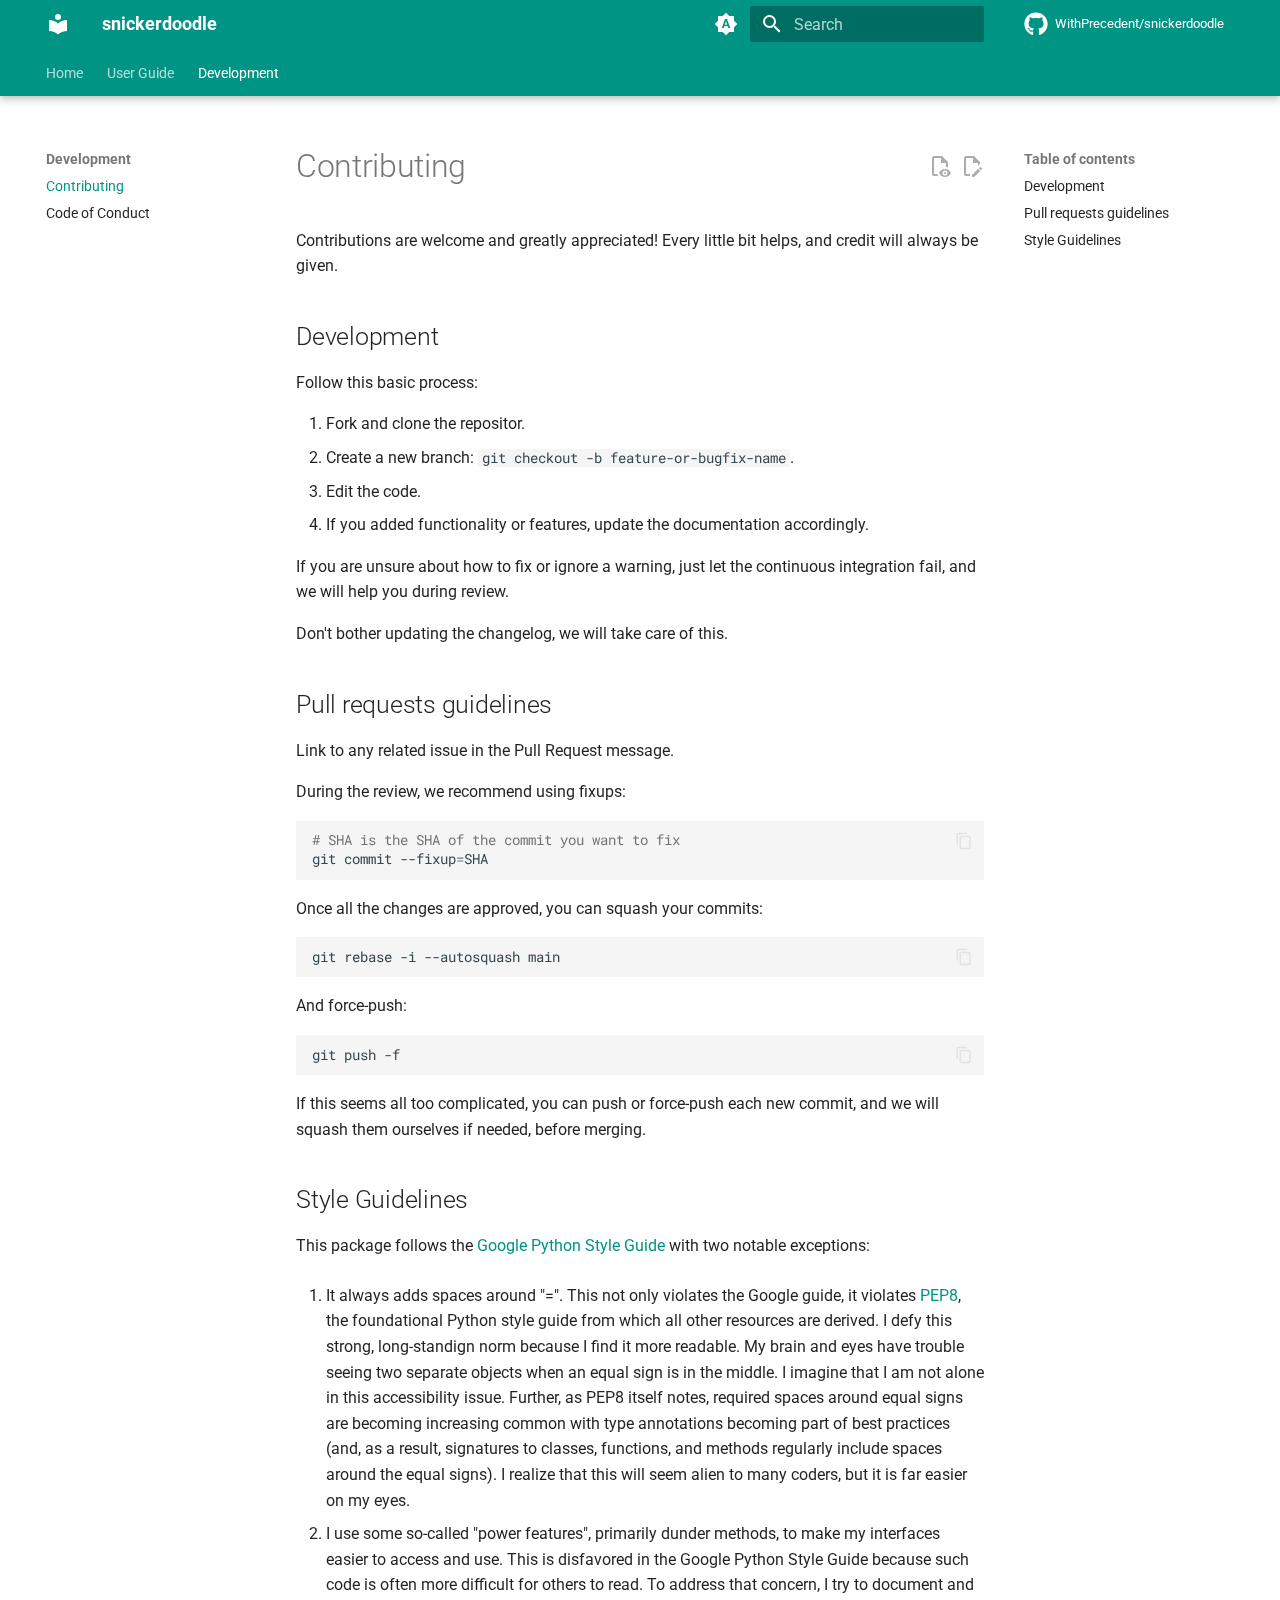
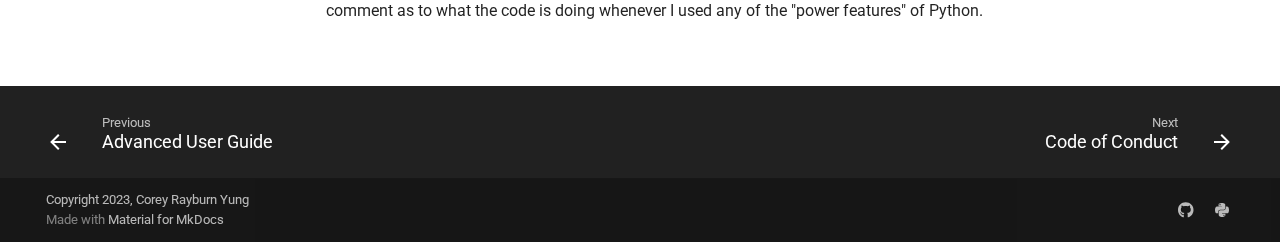
<file: contributing/index.html>
<!doctype html>
<html lang="en" class="no-js">
  <head>
    
      <meta charset="utf-8">
      <meta name="viewport" content="width=device-width,initial-scale=1">
      
        <meta name="description" content="Easy-to-use, general-purpose, modern cookiecutter template for Python">
      
      
      
        <link rel="canonical" href="https://WithPrecedent.github.io/snickerdoodle/contributing/">
      
      
        <link rel="prev" href="../advanced/">
      
      
        <link rel="next" href="../code_of_conduct/">
      
      
      <link rel="icon" href="../assets/images/favicon.png">
      <meta name="generator" content="mkdocs-1.6.1, mkdocs-material-9.5.35">
    
    
      
        <title>Contributing - snickerdoodle</title>
      
    
    
      <link rel="stylesheet" href="../assets/stylesheets/main.35f28582.min.css">
      
        
        <link rel="stylesheet" href="../assets/stylesheets/palette.06af60db.min.css">
      
      


    
    
      
    
    
      
        
        
        <link rel="preconnect" href="https://fonts.gstatic.com" crossorigin>
        <link rel="stylesheet" href="https://fonts.googleapis.com/css?family=Roboto:300,300i,400,400i,700,700i%7CRoboto+Mono:400,400i,700,700i&display=fallback">
        <style>:root{--md-text-font:"Roboto";--md-code-font:"Roboto Mono"}</style>
      
    
    
      <link rel="stylesheet" href="../assets/_markdown_exec_pyodide.css">
    
      <link rel="stylesheet" href="../assets/_mkdocstrings.css">
    
      <link rel="stylesheet" href="../css/material.css">
    
      <link rel="stylesheet" href="../css/mkdocstrings.css">
    
    <script>__md_scope=new URL("..",location),__md_hash=e=>[...e].reduce(((e,_)=>(e<<5)-e+_.charCodeAt(0)),0),__md_get=(e,_=localStorage,t=__md_scope)=>JSON.parse(_.getItem(t.pathname+"."+e)),__md_set=(e,_,t=localStorage,a=__md_scope)=>{try{t.setItem(a.pathname+"."+e,JSON.stringify(_))}catch(e){}}</script>
    
      

    
    
    
  </head>
  
  
    
    
      
    
    
    
    
    <body dir="ltr" data-md-color-scheme="default" data-md-color-primary="indigo" data-md-color-accent="indigo">
  
    
    <input class="md-toggle" data-md-toggle="drawer" type="checkbox" id="__drawer" autocomplete="off">
    <input class="md-toggle" data-md-toggle="search" type="checkbox" id="__search" autocomplete="off">
    <label class="md-overlay" for="__drawer"></label>
    <div data-md-component="skip">
      
        
        <a href="#contributing" class="md-skip">
          Skip to content
        </a>
      
    </div>
    <div data-md-component="announce">
      
    </div>
    
    
      

  

<header class="md-header md-header--shadow md-header--lifted" data-md-component="header">
  <nav class="md-header__inner md-grid" aria-label="Header">
    <a href=".." title="snickerdoodle" class="md-header__button md-logo" aria-label="snickerdoodle" data-md-component="logo">
      
  
  <svg xmlns="http://www.w3.org/2000/svg" viewBox="0 0 24 24"><path d="M12 8a3 3 0 0 0 3-3 3 3 0 0 0-3-3 3 3 0 0 0-3 3 3 3 0 0 0 3 3m0 3.54C9.64 9.35 6.5 8 3 8v11c3.5 0 6.64 1.35 9 3.54 2.36-2.19 5.5-3.54 9-3.54V8c-3.5 0-6.64 1.35-9 3.54"/></svg>

    </a>
    <label class="md-header__button md-icon" for="__drawer">
      
      <svg xmlns="http://www.w3.org/2000/svg" viewBox="0 0 24 24"><path d="M3 6h18v2H3zm0 5h18v2H3zm0 5h18v2H3z"/></svg>
    </label>
    <div class="md-header__title" data-md-component="header-title">
      <div class="md-header__ellipsis">
        <div class="md-header__topic">
          <span class="md-ellipsis">
            snickerdoodle
          </span>
        </div>
        <div class="md-header__topic" data-md-component="header-topic">
          <span class="md-ellipsis">
            
              Contributing
            
          </span>
        </div>
      </div>
    </div>
    
      
        <form class="md-header__option" data-md-component="palette">
  
    
    
    
    <input class="md-option" data-md-color-media="(prefers-color-scheme)" data-md-color-scheme="default" data-md-color-primary="indigo" data-md-color-accent="indigo"  aria-label="Switch to light mode"  type="radio" name="__palette" id="__palette_0">
    
      <label class="md-header__button md-icon" title="Switch to light mode" for="__palette_1" hidden>
        <svg xmlns="http://www.w3.org/2000/svg" viewBox="0 0 24 24"><path d="m14.3 16-.7-2h-3.2l-.7 2H7.8L11 7h2l3.2 9zM20 8.69V4h-4.69L12 .69 8.69 4H4v4.69L.69 12 4 15.31V20h4.69L12 23.31 15.31 20H20v-4.69L23.31 12zm-9.15 3.96h2.3L12 9z"/></svg>
      </label>
    
  
    
    
    
    <input class="md-option" data-md-color-media="(prefers-color-scheme: light)" data-md-color-scheme="default" data-md-color-primary="teal" data-md-color-accent="purple"  aria-label="Switch to dark mode"  type="radio" name="__palette" id="__palette_1">
    
      <label class="md-header__button md-icon" title="Switch to dark mode" for="__palette_2" hidden>
        <svg xmlns="http://www.w3.org/2000/svg" viewBox="0 0 24 24"><path d="M12 7a5 5 0 0 1 5 5 5 5 0 0 1-5 5 5 5 0 0 1-5-5 5 5 0 0 1 5-5m0 2a3 3 0 0 0-3 3 3 3 0 0 0 3 3 3 3 0 0 0 3-3 3 3 0 0 0-3-3m0-7 2.39 3.42C13.65 5.15 12.84 5 12 5s-1.65.15-2.39.42zM3.34 7l4.16-.35A7.2 7.2 0 0 0 5.94 8.5c-.44.74-.69 1.5-.83 2.29zm.02 10 1.76-3.77a7.131 7.131 0 0 0 2.38 4.14zM20.65 7l-1.77 3.79a7.02 7.02 0 0 0-2.38-4.15zm-.01 10-4.14.36c.59-.51 1.12-1.14 1.54-1.86.42-.73.69-1.5.83-2.29zM12 22l-2.41-3.44c.74.27 1.55.44 2.41.44.82 0 1.63-.17 2.37-.44z"/></svg>
      </label>
    
  
    
    
    
    <input class="md-option" data-md-color-media="(prefers-color-scheme: dark)" data-md-color-scheme="slate" data-md-color-primary="black" data-md-color-accent="lime"  aria-label="Switch to system preference"  type="radio" name="__palette" id="__palette_2">
    
      <label class="md-header__button md-icon" title="Switch to system preference" for="__palette_0" hidden>
        <svg xmlns="http://www.w3.org/2000/svg" viewBox="0 0 24 24"><path d="m17.75 4.09-2.53 1.94.91 3.06-2.63-1.81-2.63 1.81.91-3.06-2.53-1.94L12.44 4l1.06-3 1.06 3zm3.5 6.91-1.64 1.25.59 1.98-1.7-1.17-1.7 1.17.59-1.98L15.75 11l2.06-.05L18.5 9l.69 1.95zm-2.28 4.95c.83-.08 1.72 1.1 1.19 1.85-.32.45-.66.87-1.08 1.27C15.17 23 8.84 23 4.94 19.07c-3.91-3.9-3.91-10.24 0-14.14.4-.4.82-.76 1.27-1.08.75-.53 1.93.36 1.85 1.19-.27 2.86.69 5.83 2.89 8.02a9.96 9.96 0 0 0 8.02 2.89m-1.64 2.02a12.08 12.08 0 0 1-7.8-3.47c-2.17-2.19-3.33-5-3.49-7.82-2.81 3.14-2.7 7.96.31 10.98 3.02 3.01 7.84 3.12 10.98.31"/></svg>
      </label>
    
  
</form>
      
    
    
      <script>var palette=__md_get("__palette");if(palette&&palette.color){if("(prefers-color-scheme)"===palette.color.media){var media=matchMedia("(prefers-color-scheme: light)"),input=document.querySelector(media.matches?"[data-md-color-media='(prefers-color-scheme: light)']":"[data-md-color-media='(prefers-color-scheme: dark)']");palette.color.media=input.getAttribute("data-md-color-media"),palette.color.scheme=input.getAttribute("data-md-color-scheme"),palette.color.primary=input.getAttribute("data-md-color-primary"),palette.color.accent=input.getAttribute("data-md-color-accent")}for(var[key,value]of Object.entries(palette.color))document.body.setAttribute("data-md-color-"+key,value)}</script>
    
    
    
      <label class="md-header__button md-icon" for="__search">
        
        <svg xmlns="http://www.w3.org/2000/svg" viewBox="0 0 24 24"><path d="M9.5 3A6.5 6.5 0 0 1 16 9.5c0 1.61-.59 3.09-1.56 4.23l.27.27h.79l5 5-1.5 1.5-5-5v-.79l-.27-.27A6.52 6.52 0 0 1 9.5 16 6.5 6.5 0 0 1 3 9.5 6.5 6.5 0 0 1 9.5 3m0 2C7 5 5 7 5 9.5S7 14 9.5 14 14 12 14 9.5 12 5 9.5 5"/></svg>
      </label>
      <div class="md-search" data-md-component="search" role="dialog">
  <label class="md-search__overlay" for="__search"></label>
  <div class="md-search__inner" role="search">
    <form class="md-search__form" name="search">
      <input type="text" class="md-search__input" name="query" aria-label="Search" placeholder="Search" autocapitalize="off" autocorrect="off" autocomplete="off" spellcheck="false" data-md-component="search-query" required>
      <label class="md-search__icon md-icon" for="__search">
        
        <svg xmlns="http://www.w3.org/2000/svg" viewBox="0 0 24 24"><path d="M9.5 3A6.5 6.5 0 0 1 16 9.5c0 1.61-.59 3.09-1.56 4.23l.27.27h.79l5 5-1.5 1.5-5-5v-.79l-.27-.27A6.52 6.52 0 0 1 9.5 16 6.5 6.5 0 0 1 3 9.5 6.5 6.5 0 0 1 9.5 3m0 2C7 5 5 7 5 9.5S7 14 9.5 14 14 12 14 9.5 12 5 9.5 5"/></svg>
        
        <svg xmlns="http://www.w3.org/2000/svg" viewBox="0 0 24 24"><path d="M20 11v2H8l5.5 5.5-1.42 1.42L4.16 12l7.92-7.92L13.5 5.5 8 11z"/></svg>
      </label>
      <nav class="md-search__options" aria-label="Search">
        
        <button type="reset" class="md-search__icon md-icon" title="Clear" aria-label="Clear" tabindex="-1">
          
          <svg xmlns="http://www.w3.org/2000/svg" viewBox="0 0 24 24"><path d="M19 6.41 17.59 5 12 10.59 6.41 5 5 6.41 10.59 12 5 17.59 6.41 19 12 13.41 17.59 19 19 17.59 13.41 12z"/></svg>
        </button>
      </nav>
      
        <div class="md-search__suggest" data-md-component="search-suggest"></div>
      
    </form>
    <div class="md-search__output">
      <div class="md-search__scrollwrap" tabindex="0" data-md-scrollfix>
        <div class="md-search-result" data-md-component="search-result">
          <div class="md-search-result__meta">
            Initializing search
          </div>
          <ol class="md-search-result__list" role="presentation"></ol>
        </div>
      </div>
    </div>
  </div>
</div>
    
    
      <div class="md-header__source">
        <a href="https://github.com/WithPrecedent/snickerdoodle" title="Go to repository" class="md-source" data-md-component="source">
  <div class="md-source__icon md-icon">
    
    <svg xmlns="http://www.w3.org/2000/svg" viewBox="0 0 496 512"><!--! Font Awesome Free 6.6.0 by @fontawesome - https://fontawesome.com License - https://fontawesome.com/license/free (Icons: CC BY 4.0, Fonts: SIL OFL 1.1, Code: MIT License) Copyright 2024 Fonticons, Inc.--><path d="M165.9 397.4c0 2-2.3 3.6-5.2 3.6-3.3.3-5.6-1.3-5.6-3.6 0-2 2.3-3.6 5.2-3.6 3-.3 5.6 1.3 5.6 3.6m-31.1-4.5c-.7 2 1.3 4.3 4.3 4.9 2.6 1 5.6 0 6.2-2s-1.3-4.3-4.3-5.2c-2.6-.7-5.5.3-6.2 2.3m44.2-1.7c-2.9.7-4.9 2.6-4.6 4.9.3 2 2.9 3.3 5.9 2.6 2.9-.7 4.9-2.6 4.6-4.6-.3-1.9-3-3.2-5.9-2.9M244.8 8C106.1 8 0 113.3 0 252c0 110.9 69.8 205.8 169.5 239.2 12.8 2.3 17.3-5.6 17.3-12.1 0-6.2-.3-40.4-.3-61.4 0 0-70 15-84.7-29.8 0 0-11.4-29.1-27.8-36.6 0 0-22.9-15.7 1.6-15.4 0 0 24.9 2 38.6 25.8 21.9 38.6 58.6 27.5 72.9 20.9 2.3-16 8.8-27.1 16-33.7-55.9-6.2-112.3-14.3-112.3-110.5 0-27.5 7.6-41.3 23.6-58.9-2.6-6.5-11.1-33.3 2.6-67.9 20.9-6.5 69 27 69 27 20-5.6 41.5-8.5 62.8-8.5s42.8 2.9 62.8 8.5c0 0 48.1-33.6 69-27 13.7 34.7 5.2 61.4 2.6 67.9 16 17.7 25.8 31.5 25.8 58.9 0 96.5-58.9 104.2-114.8 110.5 9.2 7.9 17 22.9 17 46.4 0 33.7-.3 75.4-.3 83.6 0 6.5 4.6 14.4 17.3 12.1C428.2 457.8 496 362.9 496 252 496 113.3 383.5 8 244.8 8M97.2 352.9c-1.3 1-1 3.3.7 5.2 1.6 1.6 3.9 2.3 5.2 1 1.3-1 1-3.3-.7-5.2-1.6-1.6-3.9-2.3-5.2-1m-10.8-8.1c-.7 1.3.3 2.9 2.3 3.9 1.6 1 3.6.7 4.3-.7.7-1.3-.3-2.9-2.3-3.9-2-.6-3.6-.3-4.3.7m32.4 35.6c-1.6 1.3-1 4.3 1.3 6.2 2.3 2.3 5.2 2.6 6.5 1 1.3-1.3.7-4.3-1.3-6.2-2.2-2.3-5.2-2.6-6.5-1m-11.4-14.7c-1.6 1-1.6 3.6 0 5.9s4.3 3.3 5.6 2.3c1.6-1.3 1.6-3.9 0-6.2-1.4-2.3-4-3.3-5.6-2"/></svg>
  </div>
  <div class="md-source__repository">
    WithPrecedent/snickerdoodle
  </div>
</a>
      </div>
    
  </nav>
  
    
      
<nav class="md-tabs" aria-label="Tabs" data-md-component="tabs">
  <div class="md-grid">
    <ul class="md-tabs__list">
      
        
  
  
  
    
    
      <li class="md-tabs__item">
        <a href=".." class="md-tabs__link">
          
  
    
  
  Home

        </a>
      </li>
    
  

      
        
  
  
  
    
    
      <li class="md-tabs__item">
        <a href="../tutorial/" class="md-tabs__link">
          
  
    
  
  User Guide

        </a>
      </li>
    
  

      
        
  
  
    
  
  
    
    
      <li class="md-tabs__item md-tabs__item--active">
        <a href="./" class="md-tabs__link">
          
  
    
  
  Development

        </a>
      </li>
    
  

      
    </ul>
  </div>
</nav>
    
  
</header>
    
    <div class="md-container" data-md-component="container">
      
      
        
      
      <main class="md-main" data-md-component="main">
        <div class="md-main__inner md-grid">
          
            
              
              <div class="md-sidebar md-sidebar--primary" data-md-component="sidebar" data-md-type="navigation" >
                <div class="md-sidebar__scrollwrap">
                  <div class="md-sidebar__inner">
                    


  


<nav class="md-nav md-nav--primary md-nav--lifted" aria-label="Navigation" data-md-level="0">
  <label class="md-nav__title" for="__drawer">
    <a href=".." title="snickerdoodle" class="md-nav__button md-logo" aria-label="snickerdoodle" data-md-component="logo">
      
  
  <svg xmlns="http://www.w3.org/2000/svg" viewBox="0 0 24 24"><path d="M12 8a3 3 0 0 0 3-3 3 3 0 0 0-3-3 3 3 0 0 0-3 3 3 3 0 0 0 3 3m0 3.54C9.64 9.35 6.5 8 3 8v11c3.5 0 6.64 1.35 9 3.54 2.36-2.19 5.5-3.54 9-3.54V8c-3.5 0-6.64 1.35-9 3.54"/></svg>

    </a>
    snickerdoodle
  </label>
  
    <div class="md-nav__source">
      <a href="https://github.com/WithPrecedent/snickerdoodle" title="Go to repository" class="md-source" data-md-component="source">
  <div class="md-source__icon md-icon">
    
    <svg xmlns="http://www.w3.org/2000/svg" viewBox="0 0 496 512"><!--! Font Awesome Free 6.6.0 by @fontawesome - https://fontawesome.com License - https://fontawesome.com/license/free (Icons: CC BY 4.0, Fonts: SIL OFL 1.1, Code: MIT License) Copyright 2024 Fonticons, Inc.--><path d="M165.9 397.4c0 2-2.3 3.6-5.2 3.6-3.3.3-5.6-1.3-5.6-3.6 0-2 2.3-3.6 5.2-3.6 3-.3 5.6 1.3 5.6 3.6m-31.1-4.5c-.7 2 1.3 4.3 4.3 4.9 2.6 1 5.6 0 6.2-2s-1.3-4.3-4.3-5.2c-2.6-.7-5.5.3-6.2 2.3m44.2-1.7c-2.9.7-4.9 2.6-4.6 4.9.3 2 2.9 3.3 5.9 2.6 2.9-.7 4.9-2.6 4.6-4.6-.3-1.9-3-3.2-5.9-2.9M244.8 8C106.1 8 0 113.3 0 252c0 110.9 69.8 205.8 169.5 239.2 12.8 2.3 17.3-5.6 17.3-12.1 0-6.2-.3-40.4-.3-61.4 0 0-70 15-84.7-29.8 0 0-11.4-29.1-27.8-36.6 0 0-22.9-15.7 1.6-15.4 0 0 24.9 2 38.6 25.8 21.9 38.6 58.6 27.5 72.9 20.9 2.3-16 8.8-27.1 16-33.7-55.9-6.2-112.3-14.3-112.3-110.5 0-27.5 7.6-41.3 23.6-58.9-2.6-6.5-11.1-33.3 2.6-67.9 20.9-6.5 69 27 69 27 20-5.6 41.5-8.5 62.8-8.5s42.8 2.9 62.8 8.5c0 0 48.1-33.6 69-27 13.7 34.7 5.2 61.4 2.6 67.9 16 17.7 25.8 31.5 25.8 58.9 0 96.5-58.9 104.2-114.8 110.5 9.2 7.9 17 22.9 17 46.4 0 33.7-.3 75.4-.3 83.6 0 6.5 4.6 14.4 17.3 12.1C428.2 457.8 496 362.9 496 252 496 113.3 383.5 8 244.8 8M97.2 352.9c-1.3 1-1 3.3.7 5.2 1.6 1.6 3.9 2.3 5.2 1 1.3-1 1-3.3-.7-5.2-1.6-1.6-3.9-2.3-5.2-1m-10.8-8.1c-.7 1.3.3 2.9 2.3 3.9 1.6 1 3.6.7 4.3-.7.7-1.3-.3-2.9-2.3-3.9-2-.6-3.6-.3-4.3.7m32.4 35.6c-1.6 1.3-1 4.3 1.3 6.2 2.3 2.3 5.2 2.6 6.5 1 1.3-1.3.7-4.3-1.3-6.2-2.2-2.3-5.2-2.6-6.5-1m-11.4-14.7c-1.6 1-1.6 3.6 0 5.9s4.3 3.3 5.6 2.3c1.6-1.3 1.6-3.9 0-6.2-1.4-2.3-4-3.3-5.6-2"/></svg>
  </div>
  <div class="md-source__repository">
    WithPrecedent/snickerdoodle
  </div>
</a>
    </div>
  
  <ul class="md-nav__list" data-md-scrollfix>
    
      
      
  
  
  
  
    
    
      
        
          
        
      
        
      
        
      
        
      
    
    
      
      
        
      
    
    
    <li class="md-nav__item md-nav__item--nested">
      
        
        
        <input class="md-nav__toggle md-toggle " type="checkbox" id="__nav_1" >
        
          
          
          <div class="md-nav__link md-nav__container">
            <a href=".." class="md-nav__link ">
              
  
  <span class="md-ellipsis">
    Home
  </span>
  

            </a>
            
              
              <label class="md-nav__link " for="__nav_1" id="__nav_1_label" tabindex="0">
                <span class="md-nav__icon md-icon"></span>
              </label>
            
          </div>
        
        <nav class="md-nav" data-md-level="1" aria-labelledby="__nav_1_label" aria-expanded="false">
          <label class="md-nav__title" for="__nav_1">
            <span class="md-nav__icon md-icon"></span>
            Home
          </label>
          <ul class="md-nav__list" data-md-scrollfix>
            
              
            
              
                
  
  
  
  
    <li class="md-nav__item">
      <a href="../changelog/" class="md-nav__link">
        
  
  <span class="md-ellipsis">
    Changelog
  </span>
  

      </a>
    </li>
  

              
            
              
                
  
  
  
  
    <li class="md-nav__item">
      <a href="../credits/" class="md-nav__link">
        
  
  <span class="md-ellipsis">
    Credits
  </span>
  

      </a>
    </li>
  

              
            
              
                
  
  
  
  
    <li class="md-nav__item">
      <a href="../license/" class="md-nav__link">
        
  
  <span class="md-ellipsis">
    License
  </span>
  

      </a>
    </li>
  

              
            
          </ul>
        </nav>
      
    </li>
  

    
      
      
  
  
  
  
    
    
      
        
      
        
      
    
    
      
      
        
      
    
    
    <li class="md-nav__item md-nav__item--nested">
      
        
        
        <input class="md-nav__toggle md-toggle " type="checkbox" id="__nav_2" >
        
          
          <label class="md-nav__link" for="__nav_2" id="__nav_2_label" tabindex="0">
            
  
  <span class="md-ellipsis">
    User Guide
  </span>
  

            <span class="md-nav__icon md-icon"></span>
          </label>
        
        <nav class="md-nav" data-md-level="1" aria-labelledby="__nav_2_label" aria-expanded="false">
          <label class="md-nav__title" for="__nav_2">
            <span class="md-nav__icon md-icon"></span>
            User Guide
          </label>
          <ul class="md-nav__list" data-md-scrollfix>
            
              
                
  
  
  
  
    <li class="md-nav__item">
      <a href="../tutorial/" class="md-nav__link">
        
  
  <span class="md-ellipsis">
    Tutorial
  </span>
  

      </a>
    </li>
  

              
            
              
                
  
  
  
  
    <li class="md-nav__item">
      <a href="../advanced/" class="md-nav__link">
        
  
  <span class="md-ellipsis">
    Advanced User Guide
  </span>
  

      </a>
    </li>
  

              
            
          </ul>
        </nav>
      
    </li>
  

    
      
      
  
  
    
  
  
  
    
    
      
        
      
        
      
    
    
      
        
        
      
      
        
      
    
    
    <li class="md-nav__item md-nav__item--active md-nav__item--section md-nav__item--nested">
      
        
        
        <input class="md-nav__toggle md-toggle " type="checkbox" id="__nav_3" checked>
        
          
          <label class="md-nav__link" for="__nav_3" id="__nav_3_label" tabindex="">
            
  
  <span class="md-ellipsis">
    Development
  </span>
  

            <span class="md-nav__icon md-icon"></span>
          </label>
        
        <nav class="md-nav" data-md-level="1" aria-labelledby="__nav_3_label" aria-expanded="true">
          <label class="md-nav__title" for="__nav_3">
            <span class="md-nav__icon md-icon"></span>
            Development
          </label>
          <ul class="md-nav__list" data-md-scrollfix>
            
              
                
  
  
    
  
  
  
    <li class="md-nav__item md-nav__item--active">
      
      <input class="md-nav__toggle md-toggle" type="checkbox" id="__toc">
      
      
        
      
      
        <label class="md-nav__link md-nav__link--active" for="__toc">
          
  
  <span class="md-ellipsis">
    Contributing
  </span>
  

          <span class="md-nav__icon md-icon"></span>
        </label>
      
      <a href="./" class="md-nav__link md-nav__link--active">
        
  
  <span class="md-ellipsis">
    Contributing
  </span>
  

      </a>
      
        

<nav class="md-nav md-nav--secondary" aria-label="Table of contents">
  
  
  
    
  
  
    <label class="md-nav__title" for="__toc">
      <span class="md-nav__icon md-icon"></span>
      Table of contents
    </label>
    <ul class="md-nav__list" data-md-component="toc" data-md-scrollfix>
      
        <li class="md-nav__item">
  <a href="#development" class="md-nav__link">
    <span class="md-ellipsis">
      Development
    </span>
  </a>
  
</li>
      
        <li class="md-nav__item">
  <a href="#pull-requests-guidelines" class="md-nav__link">
    <span class="md-ellipsis">
      Pull requests guidelines
    </span>
  </a>
  
</li>
      
        <li class="md-nav__item">
  <a href="#style-guidelines" class="md-nav__link">
    <span class="md-ellipsis">
      Style Guidelines
    </span>
  </a>
  
</li>
      
    </ul>
  
</nav>
      
    </li>
  

              
            
              
                
  
  
  
  
    <li class="md-nav__item">
      <a href="../code_of_conduct/" class="md-nav__link">
        
  
  <span class="md-ellipsis">
    Code of Conduct
  </span>
  

      </a>
    </li>
  

              
            
          </ul>
        </nav>
      
    </li>
  

    
  </ul>
</nav>
                  </div>
                </div>
              </div>
            
            
              
              <div class="md-sidebar md-sidebar--secondary" data-md-component="sidebar" data-md-type="toc" >
                <div class="md-sidebar__scrollwrap">
                  <div class="md-sidebar__inner">
                    

<nav class="md-nav md-nav--secondary" aria-label="Table of contents">
  
  
  
    
  
  
    <label class="md-nav__title" for="__toc">
      <span class="md-nav__icon md-icon"></span>
      Table of contents
    </label>
    <ul class="md-nav__list" data-md-component="toc" data-md-scrollfix>
      
        <li class="md-nav__item">
  <a href="#development" class="md-nav__link">
    <span class="md-ellipsis">
      Development
    </span>
  </a>
  
</li>
      
        <li class="md-nav__item">
  <a href="#pull-requests-guidelines" class="md-nav__link">
    <span class="md-ellipsis">
      Pull requests guidelines
    </span>
  </a>
  
</li>
      
        <li class="md-nav__item">
  <a href="#style-guidelines" class="md-nav__link">
    <span class="md-ellipsis">
      Style Guidelines
    </span>
  </a>
  
</li>
      
    </ul>
  
</nav>
                  </div>
                </div>
              </div>
            
          
          
            <div class="md-content" data-md-component="content">
              <article class="md-content__inner md-typeset">
                
                  

  
    <a href="https://github.com/WithPrecedent/snickerdoodle/edit/master/docs/contributing.md" title="Edit this page" class="md-content__button md-icon">
      
      <svg xmlns="http://www.w3.org/2000/svg" viewBox="0 0 24 24"><path d="M10 20H6V4h7v5h5v3.1l2-2V8l-6-6H6c-1.1 0-2 .9-2 2v16c0 1.1.9 2 2 2h4zm10.2-7c.1 0 .3.1.4.2l1.3 1.3c.2.2.2.6 0 .8l-1 1-2.1-2.1 1-1c.1-.1.2-.2.4-.2m0 3.9L14.1 23H12v-2.1l6.1-6.1z"/></svg>
    </a>
  
  
    
      
    
    <a href="https://github.com/WithPrecedent/snickerdoodle/raw/master/docs/contributing.md" title="View source of this page" class="md-content__button md-icon">
      
      <svg xmlns="http://www.w3.org/2000/svg" viewBox="0 0 24 24"><path d="M17 18c.56 0 1 .44 1 1s-.44 1-1 1-1-.44-1-1 .44-1 1-1m0-3c-2.73 0-5.06 1.66-6 4 .94 2.34 3.27 4 6 4s5.06-1.66 6-4c-.94-2.34-3.27-4-6-4m0 6.5a2.5 2.5 0 0 1-2.5-2.5 2.5 2.5 0 0 1 2.5-2.5 2.5 2.5 0 0 1 2.5 2.5 2.5 2.5 0 0 1-2.5 2.5M9.27 20H6V4h7v5h5v4.07c.7.08 1.36.25 2 .49V8l-6-6H6a2 2 0 0 0-2 2v16a2 2 0 0 0 2 2h4.5a8.2 8.2 0 0 1-1.23-2"/></svg>
    </a>
  


<h1 id="contributing">Contributing<a class="headerlink" href="#contributing" title="Permanent link">&para;</a></h1>
<p>Contributions are welcome and greatly appreciated!
Every little bit helps, and credit will always be given.</p>
<h2 id="development">Development<a class="headerlink" href="#development" title="Permanent link">&para;</a></h2>
<p>Follow this basic process:</p>
<ol>
<li>Fork and clone the repositor.</li>
<li>Create a new branch: <code>git checkout -b feature-or-bugfix-name</code>.</li>
<li>Edit the code.</li>
<li>If you added functionality or features, update the documentation accordingly.</li>
</ol>
<p>If you are unsure about how to fix or ignore a warning, just let the continuous
integration fail, and we will help you during review.</p>
<p>Don't bother updating the changelog, we will take care of this.</p>
<h2 id="pull-requests-guidelines">Pull requests guidelines<a class="headerlink" href="#pull-requests-guidelines" title="Permanent link">&para;</a></h2>
<p>Link to any related issue in the Pull Request message.</p>
<p>During the review, we recommend using fixups:</p>
<div class="highlight"><pre><span></span><code><span id="__span-0-1"><a id="__codelineno-0-1" name="__codelineno-0-1" href="#__codelineno-0-1"></a><span class="c1"># SHA is the SHA of the commit you want to fix</span>
</span><span id="__span-0-2"><a id="__codelineno-0-2" name="__codelineno-0-2" href="#__codelineno-0-2"></a>git<span class="w"> </span>commit<span class="w"> </span>--fixup<span class="o">=</span>SHA
</span></code></pre></div>
<p>Once all the changes are approved, you can squash your commits:</p>
<div class="highlight"><pre><span></span><code><span id="__span-1-1"><a id="__codelineno-1-1" name="__codelineno-1-1" href="#__codelineno-1-1"></a>git<span class="w"> </span>rebase<span class="w"> </span>-i<span class="w"> </span>--autosquash<span class="w"> </span>main
</span></code></pre></div>
<p>And force-push:</p>
<div class="highlight"><pre><span></span><code><span id="__span-2-1"><a id="__codelineno-2-1" name="__codelineno-2-1" href="#__codelineno-2-1"></a>git<span class="w"> </span>push<span class="w"> </span>-f
</span></code></pre></div>
<p>If this seems all too complicated, you can push or force-push each new commit,
and we will squash them ourselves if needed, before merging.</p>
<h2 id="style-guidelines">Style Guidelines<a class="headerlink" href="#style-guidelines" title="Permanent link">&para;</a></h2>
<p>This package follows the <a href="https://google.github.io/styleguide/pyguide.html">Google
Python Style Guide</a> with two
notable exceptions:</p>
<ol>
<li>
<p>It always adds spaces around "=". This not only violates the Google guide, it violates <a href="https://peps.python.org/pep-0008/">PEP8</a>, the foundational Python style guide from which all other resources are derived. I defy this strong, long-standign norm because I find it more readable. My brain and eyes have trouble seeing two separate objects when an equal sign is in the middle. I imagine that I am not alone in this accessibility issue. Further, as PEP8 itself notes, required spaces around equal signs are becoming increasing common with type annotations becoming part of best practices (and, as a result, signatures to classes, functions, and methods regularly include spaces around the equal signs). I realize that this will seem alien to many coders, but it is far easier on my eyes.</p>
</li>
<li>
<p>I use some so-called "power features", primarily dunder methods, to make my interfaces easier to access and use. This is disfavored in the Google Python Style Guide because such code is often more difficult for others to read. To address that concern, I try to document and comment as to what the code is doing whenever I used any of the "power features" of Python.</p>
</li>
</ol>












                
              </article>
            </div>
          
          
  <script>var tabs=__md_get("__tabs");if(Array.isArray(tabs))e:for(var set of document.querySelectorAll(".tabbed-set")){var labels=set.querySelector(".tabbed-labels");for(var tab of tabs)for(var label of labels.getElementsByTagName("label"))if(label.innerText.trim()===tab){var input=document.getElementById(label.htmlFor);input.checked=!0;continue e}}</script>

<script>var target=document.getElementById(location.hash.slice(1));target&&target.name&&(target.checked=target.name.startsWith("__tabbed_"))</script>
        </div>
        
          <button type="button" class="md-top md-icon" data-md-component="top" hidden>
  
  <svg xmlns="http://www.w3.org/2000/svg" viewBox="0 0 24 24"><path d="M13 20h-2V8l-5.5 5.5-1.42-1.42L12 4.16l7.92 7.92-1.42 1.42L13 8z"/></svg>
  Back to top
</button>
        
      </main>
      
        <footer class="md-footer">
  
    
      
      <nav class="md-footer__inner md-grid" aria-label="Footer" >
        
          
          <a href="../advanced/" class="md-footer__link md-footer__link--prev" aria-label="Previous: Advanced User Guide">
            <div class="md-footer__button md-icon">
              
              <svg xmlns="http://www.w3.org/2000/svg" viewBox="0 0 24 24"><path d="M20 11v2H8l5.5 5.5-1.42 1.42L4.16 12l7.92-7.92L13.5 5.5 8 11z"/></svg>
            </div>
            <div class="md-footer__title">
              <span class="md-footer__direction">
                Previous
              </span>
              <div class="md-ellipsis">
                Advanced User Guide
              </div>
            </div>
          </a>
        
        
          
          <a href="../code_of_conduct/" class="md-footer__link md-footer__link--next" aria-label="Next: Code of Conduct">
            <div class="md-footer__title">
              <span class="md-footer__direction">
                Next
              </span>
              <div class="md-ellipsis">
                Code of Conduct
              </div>
            </div>
            <div class="md-footer__button md-icon">
              
              <svg xmlns="http://www.w3.org/2000/svg" viewBox="0 0 24 24"><path d="M4 11v2h12l-5.5 5.5 1.42 1.42L19.84 12l-7.92-7.92L10.5 5.5 16 11z"/></svg>
            </div>
          </a>
        
      </nav>
    
  
  <div class="md-footer-meta md-typeset">
    <div class="md-footer-meta__inner md-grid">
      <div class="md-copyright">
  
    <div class="md-copyright__highlight">
      Copyright 2023, Corey Rayburn Yung
    </div>
  
  
    Made with
    <a href="https://squidfunk.github.io/mkdocs-material/" target="_blank" rel="noopener">
      Material for MkDocs
    </a>
  
</div>
      
        <div class="md-social">
  
    
    
    
    
      
      
    
    <a href="https://github.com/WithPrecedent" target="_blank" rel="noopener" title="github.com" class="md-social__link">
      <svg xmlns="http://www.w3.org/2000/svg" viewBox="0 0 496 512"><!--! Font Awesome Free 6.6.0 by @fontawesome - https://fontawesome.com License - https://fontawesome.com/license/free (Icons: CC BY 4.0, Fonts: SIL OFL 1.1, Code: MIT License) Copyright 2024 Fonticons, Inc.--><path d="M165.9 397.4c0 2-2.3 3.6-5.2 3.6-3.3.3-5.6-1.3-5.6-3.6 0-2 2.3-3.6 5.2-3.6 3-.3 5.6 1.3 5.6 3.6m-31.1-4.5c-.7 2 1.3 4.3 4.3 4.9 2.6 1 5.6 0 6.2-2s-1.3-4.3-4.3-5.2c-2.6-.7-5.5.3-6.2 2.3m44.2-1.7c-2.9.7-4.9 2.6-4.6 4.9.3 2 2.9 3.3 5.9 2.6 2.9-.7 4.9-2.6 4.6-4.6-.3-1.9-3-3.2-5.9-2.9M244.8 8C106.1 8 0 113.3 0 252c0 110.9 69.8 205.8 169.5 239.2 12.8 2.3 17.3-5.6 17.3-12.1 0-6.2-.3-40.4-.3-61.4 0 0-70 15-84.7-29.8 0 0-11.4-29.1-27.8-36.6 0 0-22.9-15.7 1.6-15.4 0 0 24.9 2 38.6 25.8 21.9 38.6 58.6 27.5 72.9 20.9 2.3-16 8.8-27.1 16-33.7-55.9-6.2-112.3-14.3-112.3-110.5 0-27.5 7.6-41.3 23.6-58.9-2.6-6.5-11.1-33.3 2.6-67.9 20.9-6.5 69 27 69 27 20-5.6 41.5-8.5 62.8-8.5s42.8 2.9 62.8 8.5c0 0 48.1-33.6 69-27 13.7 34.7 5.2 61.4 2.6 67.9 16 17.7 25.8 31.5 25.8 58.9 0 96.5-58.9 104.2-114.8 110.5 9.2 7.9 17 22.9 17 46.4 0 33.7-.3 75.4-.3 83.6 0 6.5 4.6 14.4 17.3 12.1C428.2 457.8 496 362.9 496 252 496 113.3 383.5 8 244.8 8M97.2 352.9c-1.3 1-1 3.3.7 5.2 1.6 1.6 3.9 2.3 5.2 1 1.3-1 1-3.3-.7-5.2-1.6-1.6-3.9-2.3-5.2-1m-10.8-8.1c-.7 1.3.3 2.9 2.3 3.9 1.6 1 3.6.7 4.3-.7.7-1.3-.3-2.9-2.3-3.9-2-.6-3.6-.3-4.3.7m32.4 35.6c-1.6 1.3-1 4.3 1.3 6.2 2.3 2.3 5.2 2.6 6.5 1 1.3-1.3.7-4.3-1.3-6.2-2.2-2.3-5.2-2.6-6.5-1m-11.4-14.7c-1.6 1-1.6 3.6 0 5.9s4.3 3.3 5.6 2.3c1.6-1.3 1.6-3.9 0-6.2-1.4-2.3-4-3.3-5.6-2"/></svg>
    </a>
  
    
    
    
    
      
      
    
    <a href="https://pypi.org/project/snickerdoodle/" target="_blank" rel="noopener" title="pypi.org" class="md-social__link">
      <svg xmlns="http://www.w3.org/2000/svg" viewBox="0 0 448 512"><!--! Font Awesome Free 6.6.0 by @fontawesome - https://fontawesome.com License - https://fontawesome.com/license/free (Icons: CC BY 4.0, Fonts: SIL OFL 1.1, Code: MIT License) Copyright 2024 Fonticons, Inc.--><path d="M439.8 200.5c-7.7-30.9-22.3-54.2-53.4-54.2h-40.1v47.4c0 36.8-31.2 67.8-66.8 67.8H172.7c-29.2 0-53.4 25-53.4 54.3v101.8c0 29 25.2 46 53.4 54.3 33.8 9.9 66.3 11.7 106.8 0 26.9-7.8 53.4-23.5 53.4-54.3v-40.7H226.2v-13.6h160.2c31.1 0 42.6-21.7 53.4-54.2 11.2-33.5 10.7-65.7 0-108.6M286.2 404c11.1 0 20.1 9.1 20.1 20.3 0 11.3-9 20.4-20.1 20.4-11 0-20.1-9.2-20.1-20.4.1-11.3 9.1-20.3 20.1-20.3M167.8 248.1h106.8c29.7 0 53.4-24.5 53.4-54.3V91.9c0-29-24.4-50.7-53.4-55.6-35.8-5.9-74.7-5.6-106.8.1-45.2 8-53.4 24.7-53.4 55.6v40.7h106.9v13.6h-147c-31.1 0-58.3 18.7-66.8 54.2-9.8 40.7-10.2 66.1 0 108.6 7.6 31.6 25.7 54.2 56.8 54.2H101v-48.8c0-35.3 30.5-66.4 66.8-66.4m-6.7-142.6c-11.1 0-20.1-9.1-20.1-20.3.1-11.3 9-20.4 20.1-20.4 11 0 20.1 9.2 20.1 20.4s-9 20.3-20.1 20.3"/></svg>
    </a>
  
</div>
      
    </div>
  </div>
</footer>
      
    </div>
    <div class="md-dialog" data-md-component="dialog">
      <div class="md-dialog__inner md-typeset"></div>
    </div>
    
    
    <script id="__config" type="application/json">{"base": "..", "features": ["announce.dismiss", "content.action.edit", "content.action.view", "content.code.annotate", "content.code.copy", "content.tabs.link", "content.tooltips", "navigation.footer", "navigation.indexes", "navigation.path", "navigation.sections", "navigation.tabs", "navigation.tabs.sticky", "navigation.top", "navigation.tracking", "search.highlight", "search.suggest", "toc.follow"], "search": "../assets/javascripts/workers/search.6ce7567c.min.js", "translations": {"clipboard.copied": "Copied to clipboard", "clipboard.copy": "Copy to clipboard", "search.result.more.one": "1 more on this page", "search.result.more.other": "# more on this page", "search.result.none": "No matching documents", "search.result.one": "1 matching document", "search.result.other": "# matching documents", "search.result.placeholder": "Type to start searching", "search.result.term.missing": "Missing", "select.version": "Select version"}}</script>
    
    
      <script src="../assets/javascripts/bundle.56dfad97.min.js"></script>
      
        <script src="../assets/_markdown_exec_pyodide.js"></script>
      
    
  </body>
</html>
</file>
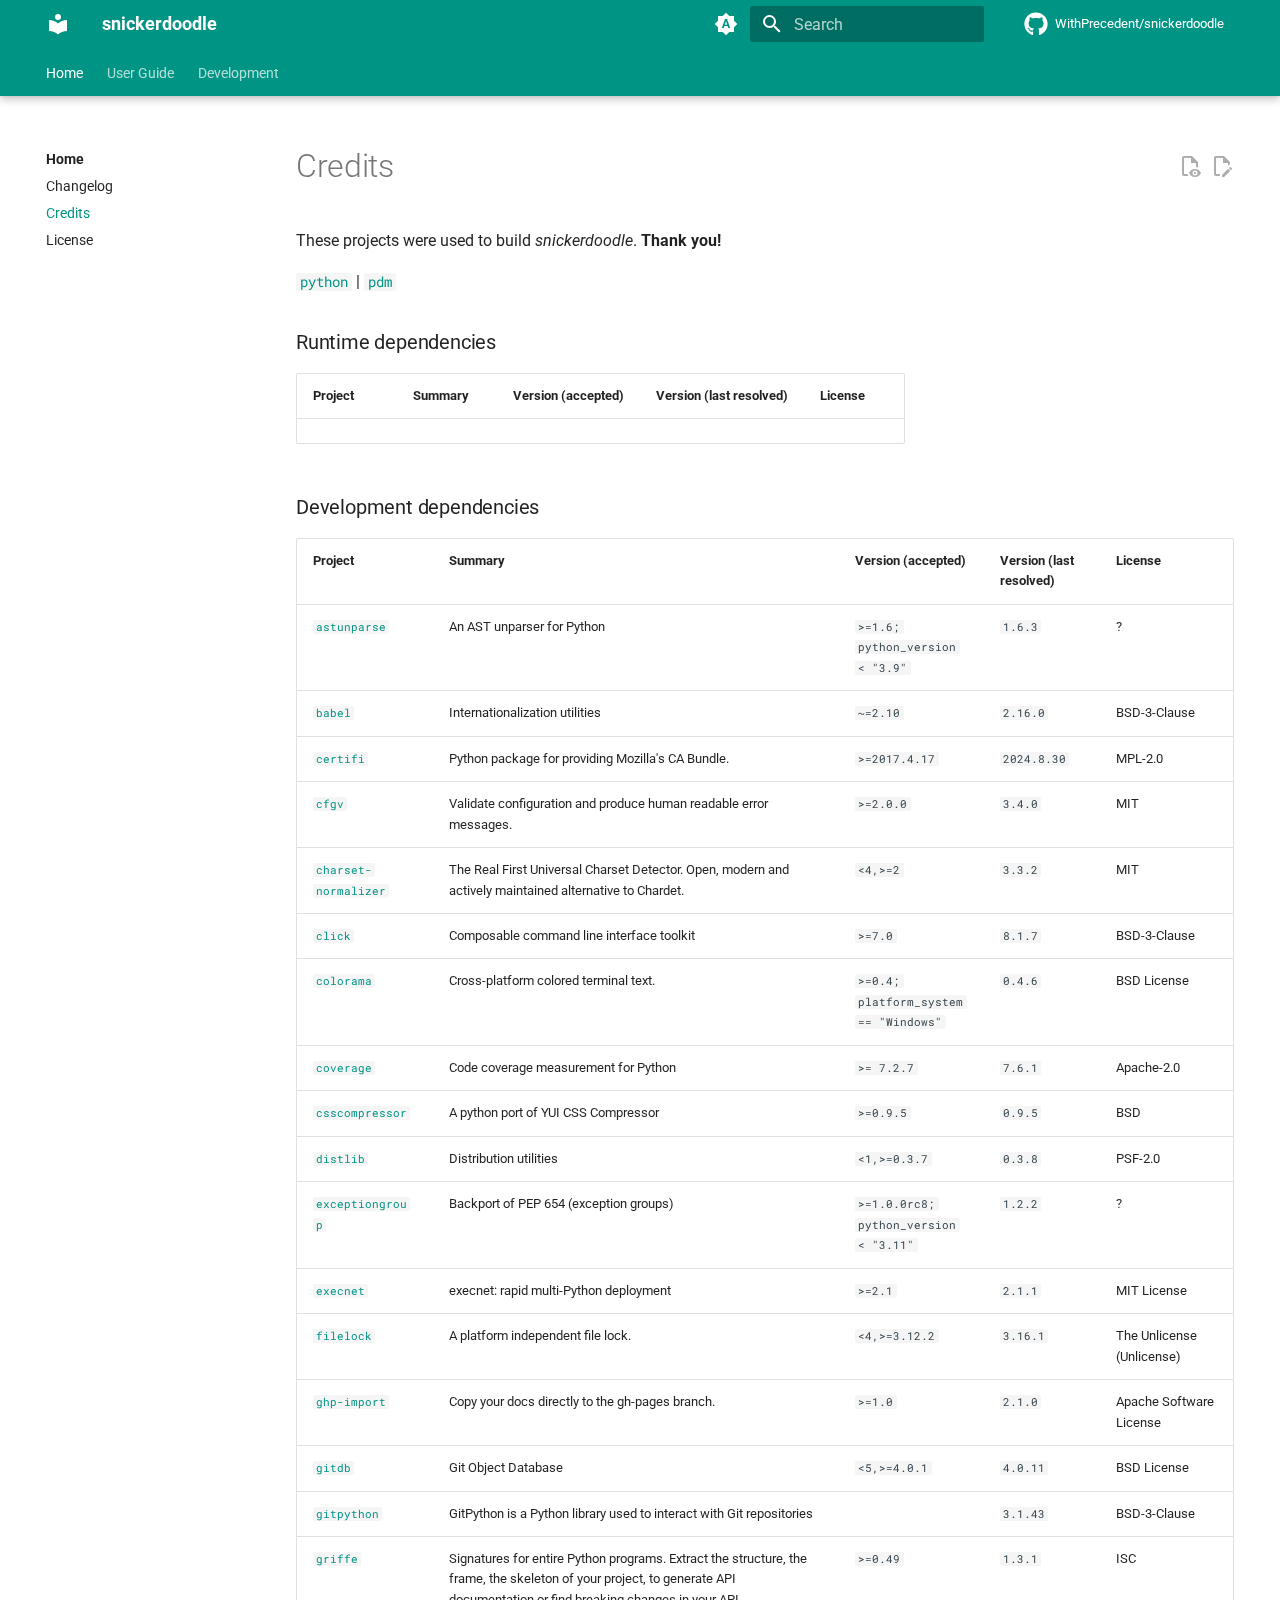
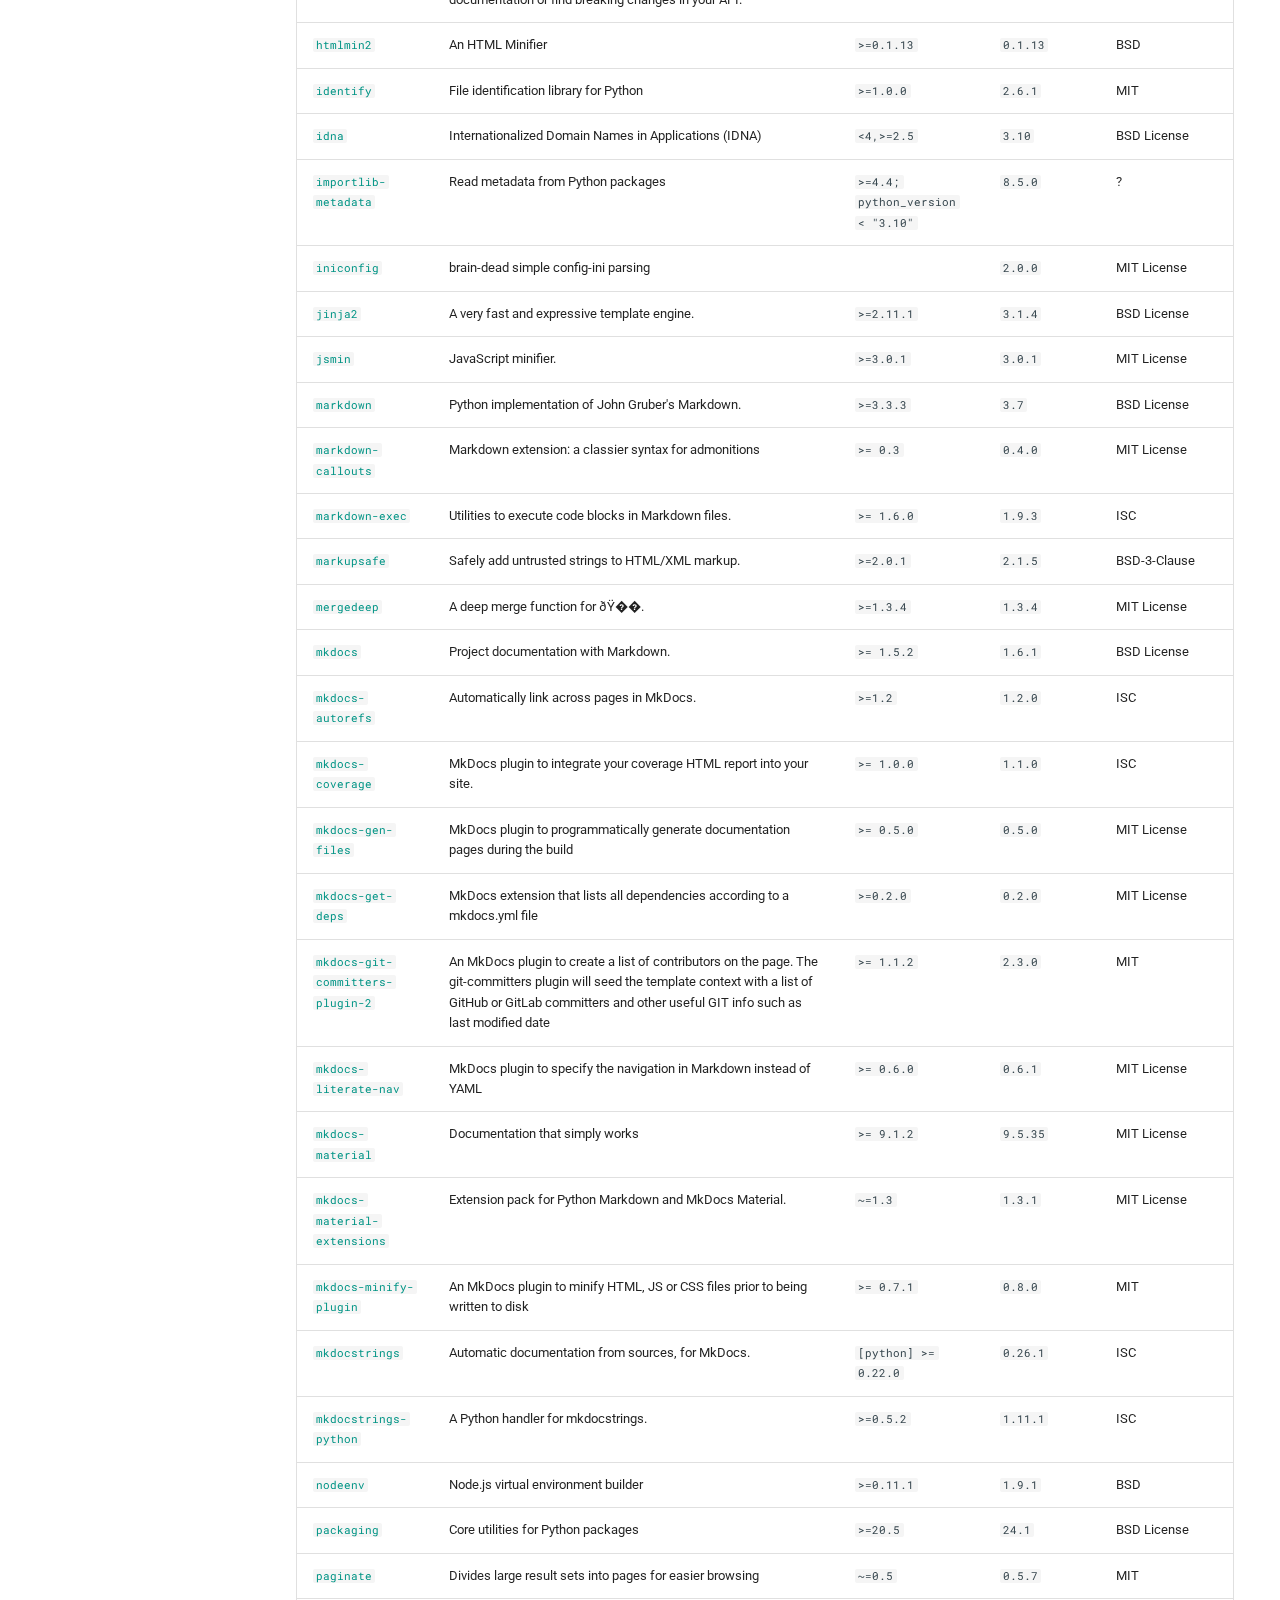
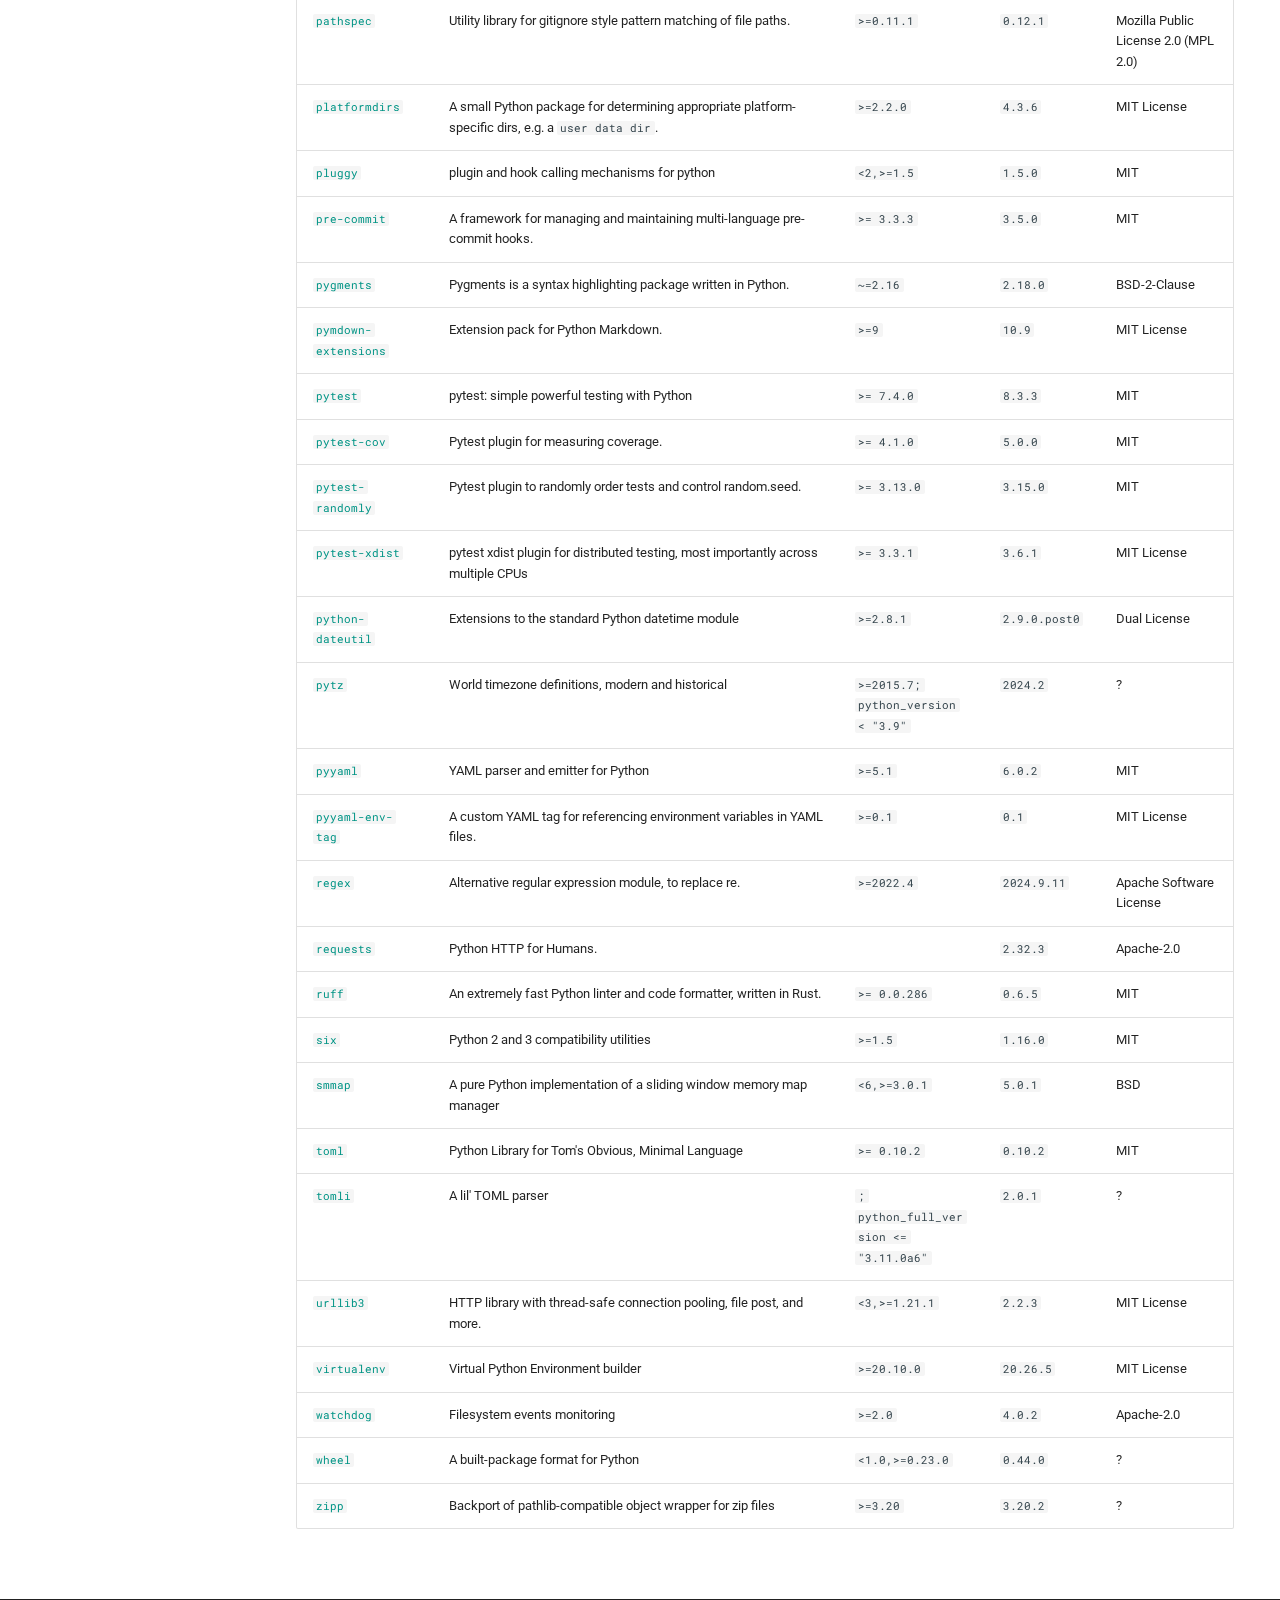
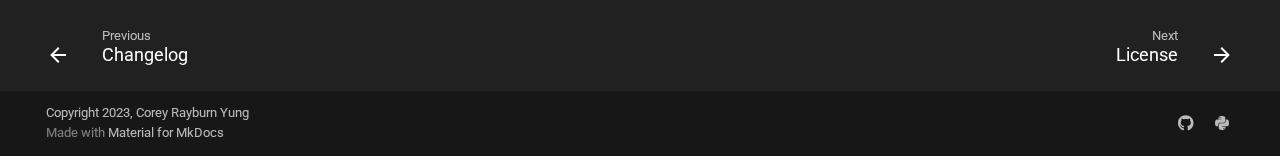
<file: credits/index.html>
<!doctype html>
<html lang="en" class="no-js">
  <head>
    
      <meta charset="utf-8">
      <meta name="viewport" content="width=device-width,initial-scale=1">
      
        <meta name="description" content="Easy-to-use, general-purpose, modern cookiecutter template for Python">
      
      
      
        <link rel="canonical" href="https://WithPrecedent.github.io/snickerdoodle/credits/">
      
      
        <link rel="prev" href="../changelog/">
      
      
        <link rel="next" href="../license/">
      
      
      <link rel="icon" href="../assets/images/favicon.png">
      <meta name="generator" content="mkdocs-1.6.1, mkdocs-material-9.5.35">
    
    
      
        <title>Credits - snickerdoodle</title>
      
    
    
      <link rel="stylesheet" href="../assets/stylesheets/main.35f28582.min.css">
      
        
        <link rel="stylesheet" href="../assets/stylesheets/palette.06af60db.min.css">
      
      


    
    
      
    
    
      
        
        
        <link rel="preconnect" href="https://fonts.gstatic.com" crossorigin>
        <link rel="stylesheet" href="https://fonts.googleapis.com/css?family=Roboto:300,300i,400,400i,700,700i%7CRoboto+Mono:400,400i,700,700i&display=fallback">
        <style>:root{--md-text-font:"Roboto";--md-code-font:"Roboto Mono"}</style>
      
    
    
      <link rel="stylesheet" href="../assets/_markdown_exec_pyodide.css">
    
      <link rel="stylesheet" href="../assets/_mkdocstrings.css">
    
      <link rel="stylesheet" href="../css/material.css">
    
      <link rel="stylesheet" href="../css/mkdocstrings.css">
    
    <script>__md_scope=new URL("..",location),__md_hash=e=>[...e].reduce(((e,_)=>(e<<5)-e+_.charCodeAt(0)),0),__md_get=(e,_=localStorage,t=__md_scope)=>JSON.parse(_.getItem(t.pathname+"."+e)),__md_set=(e,_,t=localStorage,a=__md_scope)=>{try{t.setItem(a.pathname+"."+e,JSON.stringify(_))}catch(e){}}</script>
    
      

    
    
    
  </head>
  
  
    
    
      
    
    
    
    
    <body dir="ltr" data-md-color-scheme="default" data-md-color-primary="indigo" data-md-color-accent="indigo">
  
    
    <input class="md-toggle" data-md-toggle="drawer" type="checkbox" id="__drawer" autocomplete="off">
    <input class="md-toggle" data-md-toggle="search" type="checkbox" id="__search" autocomplete="off">
    <label class="md-overlay" for="__drawer"></label>
    <div data-md-component="skip">
      
        
        <a href="#exec-1--runtime-dependencies" class="md-skip">
          Skip to content
        </a>
      
    </div>
    <div data-md-component="announce">
      
    </div>
    
    
      

  

<header class="md-header md-header--shadow md-header--lifted" data-md-component="header">
  <nav class="md-header__inner md-grid" aria-label="Header">
    <a href=".." title="snickerdoodle" class="md-header__button md-logo" aria-label="snickerdoodle" data-md-component="logo">
      
  
  <svg xmlns="http://www.w3.org/2000/svg" viewBox="0 0 24 24"><path d="M12 8a3 3 0 0 0 3-3 3 3 0 0 0-3-3 3 3 0 0 0-3 3 3 3 0 0 0 3 3m0 3.54C9.64 9.35 6.5 8 3 8v11c3.5 0 6.64 1.35 9 3.54 2.36-2.19 5.5-3.54 9-3.54V8c-3.5 0-6.64 1.35-9 3.54"/></svg>

    </a>
    <label class="md-header__button md-icon" for="__drawer">
      
      <svg xmlns="http://www.w3.org/2000/svg" viewBox="0 0 24 24"><path d="M3 6h18v2H3zm0 5h18v2H3zm0 5h18v2H3z"/></svg>
    </label>
    <div class="md-header__title" data-md-component="header-title">
      <div class="md-header__ellipsis">
        <div class="md-header__topic">
          <span class="md-ellipsis">
            snickerdoodle
          </span>
        </div>
        <div class="md-header__topic" data-md-component="header-topic">
          <span class="md-ellipsis">
            
              Credits
            
          </span>
        </div>
      </div>
    </div>
    
      
        <form class="md-header__option" data-md-component="palette">
  
    
    
    
    <input class="md-option" data-md-color-media="(prefers-color-scheme)" data-md-color-scheme="default" data-md-color-primary="indigo" data-md-color-accent="indigo"  aria-label="Switch to light mode"  type="radio" name="__palette" id="__palette_0">
    
      <label class="md-header__button md-icon" title="Switch to light mode" for="__palette_1" hidden>
        <svg xmlns="http://www.w3.org/2000/svg" viewBox="0 0 24 24"><path d="m14.3 16-.7-2h-3.2l-.7 2H7.8L11 7h2l3.2 9zM20 8.69V4h-4.69L12 .69 8.69 4H4v4.69L.69 12 4 15.31V20h4.69L12 23.31 15.31 20H20v-4.69L23.31 12zm-9.15 3.96h2.3L12 9z"/></svg>
      </label>
    
  
    
    
    
    <input class="md-option" data-md-color-media="(prefers-color-scheme: light)" data-md-color-scheme="default" data-md-color-primary="teal" data-md-color-accent="purple"  aria-label="Switch to dark mode"  type="radio" name="__palette" id="__palette_1">
    
      <label class="md-header__button md-icon" title="Switch to dark mode" for="__palette_2" hidden>
        <svg xmlns="http://www.w3.org/2000/svg" viewBox="0 0 24 24"><path d="M12 7a5 5 0 0 1 5 5 5 5 0 0 1-5 5 5 5 0 0 1-5-5 5 5 0 0 1 5-5m0 2a3 3 0 0 0-3 3 3 3 0 0 0 3 3 3 3 0 0 0 3-3 3 3 0 0 0-3-3m0-7 2.39 3.42C13.65 5.15 12.84 5 12 5s-1.65.15-2.39.42zM3.34 7l4.16-.35A7.2 7.2 0 0 0 5.94 8.5c-.44.74-.69 1.5-.83 2.29zm.02 10 1.76-3.77a7.131 7.131 0 0 0 2.38 4.14zM20.65 7l-1.77 3.79a7.02 7.02 0 0 0-2.38-4.15zm-.01 10-4.14.36c.59-.51 1.12-1.14 1.54-1.86.42-.73.69-1.5.83-2.29zM12 22l-2.41-3.44c.74.27 1.55.44 2.41.44.82 0 1.63-.17 2.37-.44z"/></svg>
      </label>
    
  
    
    
    
    <input class="md-option" data-md-color-media="(prefers-color-scheme: dark)" data-md-color-scheme="slate" data-md-color-primary="black" data-md-color-accent="lime"  aria-label="Switch to system preference"  type="radio" name="__palette" id="__palette_2">
    
      <label class="md-header__button md-icon" title="Switch to system preference" for="__palette_0" hidden>
        <svg xmlns="http://www.w3.org/2000/svg" viewBox="0 0 24 24"><path d="m17.75 4.09-2.53 1.94.91 3.06-2.63-1.81-2.63 1.81.91-3.06-2.53-1.94L12.44 4l1.06-3 1.06 3zm3.5 6.91-1.64 1.25.59 1.98-1.7-1.17-1.7 1.17.59-1.98L15.75 11l2.06-.05L18.5 9l.69 1.95zm-2.28 4.95c.83-.08 1.72 1.1 1.19 1.85-.32.45-.66.87-1.08 1.27C15.17 23 8.84 23 4.94 19.07c-3.91-3.9-3.91-10.24 0-14.14.4-.4.82-.76 1.27-1.08.75-.53 1.93.36 1.85 1.19-.27 2.86.69 5.83 2.89 8.02a9.96 9.96 0 0 0 8.02 2.89m-1.64 2.02a12.08 12.08 0 0 1-7.8-3.47c-2.17-2.19-3.33-5-3.49-7.82-2.81 3.14-2.7 7.96.31 10.98 3.02 3.01 7.84 3.12 10.98.31"/></svg>
      </label>
    
  
</form>
      
    
    
      <script>var palette=__md_get("__palette");if(palette&&palette.color){if("(prefers-color-scheme)"===palette.color.media){var media=matchMedia("(prefers-color-scheme: light)"),input=document.querySelector(media.matches?"[data-md-color-media='(prefers-color-scheme: light)']":"[data-md-color-media='(prefers-color-scheme: dark)']");palette.color.media=input.getAttribute("data-md-color-media"),palette.color.scheme=input.getAttribute("data-md-color-scheme"),palette.color.primary=input.getAttribute("data-md-color-primary"),palette.color.accent=input.getAttribute("data-md-color-accent")}for(var[key,value]of Object.entries(palette.color))document.body.setAttribute("data-md-color-"+key,value)}</script>
    
    
    
      <label class="md-header__button md-icon" for="__search">
        
        <svg xmlns="http://www.w3.org/2000/svg" viewBox="0 0 24 24"><path d="M9.5 3A6.5 6.5 0 0 1 16 9.5c0 1.61-.59 3.09-1.56 4.23l.27.27h.79l5 5-1.5 1.5-5-5v-.79l-.27-.27A6.52 6.52 0 0 1 9.5 16 6.5 6.5 0 0 1 3 9.5 6.5 6.5 0 0 1 9.5 3m0 2C7 5 5 7 5 9.5S7 14 9.5 14 14 12 14 9.5 12 5 9.5 5"/></svg>
      </label>
      <div class="md-search" data-md-component="search" role="dialog">
  <label class="md-search__overlay" for="__search"></label>
  <div class="md-search__inner" role="search">
    <form class="md-search__form" name="search">
      <input type="text" class="md-search__input" name="query" aria-label="Search" placeholder="Search" autocapitalize="off" autocorrect="off" autocomplete="off" spellcheck="false" data-md-component="search-query" required>
      <label class="md-search__icon md-icon" for="__search">
        
        <svg xmlns="http://www.w3.org/2000/svg" viewBox="0 0 24 24"><path d="M9.5 3A6.5 6.5 0 0 1 16 9.5c0 1.61-.59 3.09-1.56 4.23l.27.27h.79l5 5-1.5 1.5-5-5v-.79l-.27-.27A6.52 6.52 0 0 1 9.5 16 6.5 6.5 0 0 1 3 9.5 6.5 6.5 0 0 1 9.5 3m0 2C7 5 5 7 5 9.5S7 14 9.5 14 14 12 14 9.5 12 5 9.5 5"/></svg>
        
        <svg xmlns="http://www.w3.org/2000/svg" viewBox="0 0 24 24"><path d="M20 11v2H8l5.5 5.5-1.42 1.42L4.16 12l7.92-7.92L13.5 5.5 8 11z"/></svg>
      </label>
      <nav class="md-search__options" aria-label="Search">
        
        <button type="reset" class="md-search__icon md-icon" title="Clear" aria-label="Clear" tabindex="-1">
          
          <svg xmlns="http://www.w3.org/2000/svg" viewBox="0 0 24 24"><path d="M19 6.41 17.59 5 12 10.59 6.41 5 5 6.41 10.59 12 5 17.59 6.41 19 12 13.41 17.59 19 19 17.59 13.41 12z"/></svg>
        </button>
      </nav>
      
        <div class="md-search__suggest" data-md-component="search-suggest"></div>
      
    </form>
    <div class="md-search__output">
      <div class="md-search__scrollwrap" tabindex="0" data-md-scrollfix>
        <div class="md-search-result" data-md-component="search-result">
          <div class="md-search-result__meta">
            Initializing search
          </div>
          <ol class="md-search-result__list" role="presentation"></ol>
        </div>
      </div>
    </div>
  </div>
</div>
    
    
      <div class="md-header__source">
        <a href="https://github.com/WithPrecedent/snickerdoodle" title="Go to repository" class="md-source" data-md-component="source">
  <div class="md-source__icon md-icon">
    
    <svg xmlns="http://www.w3.org/2000/svg" viewBox="0 0 496 512"><!--! Font Awesome Free 6.6.0 by @fontawesome - https://fontawesome.com License - https://fontawesome.com/license/free (Icons: CC BY 4.0, Fonts: SIL OFL 1.1, Code: MIT License) Copyright 2024 Fonticons, Inc.--><path d="M165.9 397.4c0 2-2.3 3.6-5.2 3.6-3.3.3-5.6-1.3-5.6-3.6 0-2 2.3-3.6 5.2-3.6 3-.3 5.6 1.3 5.6 3.6m-31.1-4.5c-.7 2 1.3 4.3 4.3 4.9 2.6 1 5.6 0 6.2-2s-1.3-4.3-4.3-5.2c-2.6-.7-5.5.3-6.2 2.3m44.2-1.7c-2.9.7-4.9 2.6-4.6 4.9.3 2 2.9 3.3 5.9 2.6 2.9-.7 4.9-2.6 4.6-4.6-.3-1.9-3-3.2-5.9-2.9M244.8 8C106.1 8 0 113.3 0 252c0 110.9 69.8 205.8 169.5 239.2 12.8 2.3 17.3-5.6 17.3-12.1 0-6.2-.3-40.4-.3-61.4 0 0-70 15-84.7-29.8 0 0-11.4-29.1-27.8-36.6 0 0-22.9-15.7 1.6-15.4 0 0 24.9 2 38.6 25.8 21.9 38.6 58.6 27.5 72.9 20.9 2.3-16 8.8-27.1 16-33.7-55.9-6.2-112.3-14.3-112.3-110.5 0-27.5 7.6-41.3 23.6-58.9-2.6-6.5-11.1-33.3 2.6-67.9 20.9-6.5 69 27 69 27 20-5.6 41.5-8.5 62.8-8.5s42.8 2.9 62.8 8.5c0 0 48.1-33.6 69-27 13.7 34.7 5.2 61.4 2.6 67.9 16 17.7 25.8 31.5 25.8 58.9 0 96.5-58.9 104.2-114.8 110.5 9.2 7.9 17 22.9 17 46.4 0 33.7-.3 75.4-.3 83.6 0 6.5 4.6 14.4 17.3 12.1C428.2 457.8 496 362.9 496 252 496 113.3 383.5 8 244.8 8M97.2 352.9c-1.3 1-1 3.3.7 5.2 1.6 1.6 3.9 2.3 5.2 1 1.3-1 1-3.3-.7-5.2-1.6-1.6-3.9-2.3-5.2-1m-10.8-8.1c-.7 1.3.3 2.9 2.3 3.9 1.6 1 3.6.7 4.3-.7.7-1.3-.3-2.9-2.3-3.9-2-.6-3.6-.3-4.3.7m32.4 35.6c-1.6 1.3-1 4.3 1.3 6.2 2.3 2.3 5.2 2.6 6.5 1 1.3-1.3.7-4.3-1.3-6.2-2.2-2.3-5.2-2.6-6.5-1m-11.4-14.7c-1.6 1-1.6 3.6 0 5.9s4.3 3.3 5.6 2.3c1.6-1.3 1.6-3.9 0-6.2-1.4-2.3-4-3.3-5.6-2"/></svg>
  </div>
  <div class="md-source__repository">
    WithPrecedent/snickerdoodle
  </div>
</a>
      </div>
    
  </nav>
  
    
      
<nav class="md-tabs" aria-label="Tabs" data-md-component="tabs">
  <div class="md-grid">
    <ul class="md-tabs__list">
      
        
  
  
    
  
  
    
    
      <li class="md-tabs__item md-tabs__item--active">
        <a href=".." class="md-tabs__link">
          
  
    
  
  Home

        </a>
      </li>
    
  

      
        
  
  
  
    
    
      <li class="md-tabs__item">
        <a href="../tutorial/" class="md-tabs__link">
          
  
    
  
  User Guide

        </a>
      </li>
    
  

      
        
  
  
  
    
    
      <li class="md-tabs__item">
        <a href="../contributing/" class="md-tabs__link">
          
  
    
  
  Development

        </a>
      </li>
    
  

      
    </ul>
  </div>
</nav>
    
  
</header>
    
    <div class="md-container" data-md-component="container">
      
      
        
      
      <main class="md-main" data-md-component="main">
        <div class="md-main__inner md-grid">
          
            
              
                
              
              <div class="md-sidebar md-sidebar--primary" data-md-component="sidebar" data-md-type="navigation" >
                <div class="md-sidebar__scrollwrap">
                  <div class="md-sidebar__inner">
                    


  


<nav class="md-nav md-nav--primary md-nav--lifted" aria-label="Navigation" data-md-level="0">
  <label class="md-nav__title" for="__drawer">
    <a href=".." title="snickerdoodle" class="md-nav__button md-logo" aria-label="snickerdoodle" data-md-component="logo">
      
  
  <svg xmlns="http://www.w3.org/2000/svg" viewBox="0 0 24 24"><path d="M12 8a3 3 0 0 0 3-3 3 3 0 0 0-3-3 3 3 0 0 0-3 3 3 3 0 0 0 3 3m0 3.54C9.64 9.35 6.5 8 3 8v11c3.5 0 6.64 1.35 9 3.54 2.36-2.19 5.5-3.54 9-3.54V8c-3.5 0-6.64 1.35-9 3.54"/></svg>

    </a>
    snickerdoodle
  </label>
  
    <div class="md-nav__source">
      <a href="https://github.com/WithPrecedent/snickerdoodle" title="Go to repository" class="md-source" data-md-component="source">
  <div class="md-source__icon md-icon">
    
    <svg xmlns="http://www.w3.org/2000/svg" viewBox="0 0 496 512"><!--! Font Awesome Free 6.6.0 by @fontawesome - https://fontawesome.com License - https://fontawesome.com/license/free (Icons: CC BY 4.0, Fonts: SIL OFL 1.1, Code: MIT License) Copyright 2024 Fonticons, Inc.--><path d="M165.9 397.4c0 2-2.3 3.6-5.2 3.6-3.3.3-5.6-1.3-5.6-3.6 0-2 2.3-3.6 5.2-3.6 3-.3 5.6 1.3 5.6 3.6m-31.1-4.5c-.7 2 1.3 4.3 4.3 4.9 2.6 1 5.6 0 6.2-2s-1.3-4.3-4.3-5.2c-2.6-.7-5.5.3-6.2 2.3m44.2-1.7c-2.9.7-4.9 2.6-4.6 4.9.3 2 2.9 3.3 5.9 2.6 2.9-.7 4.9-2.6 4.6-4.6-.3-1.9-3-3.2-5.9-2.9M244.8 8C106.1 8 0 113.3 0 252c0 110.9 69.8 205.8 169.5 239.2 12.8 2.3 17.3-5.6 17.3-12.1 0-6.2-.3-40.4-.3-61.4 0 0-70 15-84.7-29.8 0 0-11.4-29.1-27.8-36.6 0 0-22.9-15.7 1.6-15.4 0 0 24.9 2 38.6 25.8 21.9 38.6 58.6 27.5 72.9 20.9 2.3-16 8.8-27.1 16-33.7-55.9-6.2-112.3-14.3-112.3-110.5 0-27.5 7.6-41.3 23.6-58.9-2.6-6.5-11.1-33.3 2.6-67.9 20.9-6.5 69 27 69 27 20-5.6 41.5-8.5 62.8-8.5s42.8 2.9 62.8 8.5c0 0 48.1-33.6 69-27 13.7 34.7 5.2 61.4 2.6 67.9 16 17.7 25.8 31.5 25.8 58.9 0 96.5-58.9 104.2-114.8 110.5 9.2 7.9 17 22.9 17 46.4 0 33.7-.3 75.4-.3 83.6 0 6.5 4.6 14.4 17.3 12.1C428.2 457.8 496 362.9 496 252 496 113.3 383.5 8 244.8 8M97.2 352.9c-1.3 1-1 3.3.7 5.2 1.6 1.6 3.9 2.3 5.2 1 1.3-1 1-3.3-.7-5.2-1.6-1.6-3.9-2.3-5.2-1m-10.8-8.1c-.7 1.3.3 2.9 2.3 3.9 1.6 1 3.6.7 4.3-.7.7-1.3-.3-2.9-2.3-3.9-2-.6-3.6-.3-4.3.7m32.4 35.6c-1.6 1.3-1 4.3 1.3 6.2 2.3 2.3 5.2 2.6 6.5 1 1.3-1.3.7-4.3-1.3-6.2-2.2-2.3-5.2-2.6-6.5-1m-11.4-14.7c-1.6 1-1.6 3.6 0 5.9s4.3 3.3 5.6 2.3c1.6-1.3 1.6-3.9 0-6.2-1.4-2.3-4-3.3-5.6-2"/></svg>
  </div>
  <div class="md-source__repository">
    WithPrecedent/snickerdoodle
  </div>
</a>
    </div>
  
  <ul class="md-nav__list" data-md-scrollfix>
    
      
      
  
  
    
  
  
  
    
    
      
        
          
        
      
        
      
        
      
        
      
    
    
      
        
        
      
      
        
      
    
    
    <li class="md-nav__item md-nav__item--active md-nav__item--section md-nav__item--nested">
      
        
        
        <input class="md-nav__toggle md-toggle " type="checkbox" id="__nav_1" checked>
        
          
          
          <div class="md-nav__link md-nav__container">
            <a href=".." class="md-nav__link ">
              
  
  <span class="md-ellipsis">
    Home
  </span>
  

            </a>
            
              
              <label class="md-nav__link " for="__nav_1" id="__nav_1_label" tabindex="">
                <span class="md-nav__icon md-icon"></span>
              </label>
            
          </div>
        
        <nav class="md-nav" data-md-level="1" aria-labelledby="__nav_1_label" aria-expanded="true">
          <label class="md-nav__title" for="__nav_1">
            <span class="md-nav__icon md-icon"></span>
            Home
          </label>
          <ul class="md-nav__list" data-md-scrollfix>
            
              
            
              
                
  
  
  
  
    <li class="md-nav__item">
      <a href="../changelog/" class="md-nav__link">
        
  
  <span class="md-ellipsis">
    Changelog
  </span>
  

      </a>
    </li>
  

              
            
              
                
  
  
    
  
  
  
    <li class="md-nav__item md-nav__item--active">
      
      <input class="md-nav__toggle md-toggle" type="checkbox" id="__toc">
      
      
      
        <label class="md-nav__link md-nav__link--active" for="__toc">
          
  
  <span class="md-ellipsis">
    Credits
  </span>
  

          <span class="md-nav__icon md-icon"></span>
        </label>
      
      <a href="./" class="md-nav__link md-nav__link--active">
        
  
  <span class="md-ellipsis">
    Credits
  </span>
  

      </a>
      
        

<nav class="md-nav md-nav--secondary" aria-label="Table of contents">
  
  
  
  
    <label class="md-nav__title" for="__toc">
      <span class="md-nav__icon md-icon"></span>
      Table of contents
    </label>
    <ul class="md-nav__list" data-md-component="toc" data-md-scrollfix>
      
        <li class="md-nav__item">
  <a href="#exec-1--runtime-dependencies" class="md-nav__link">
    <span class="md-ellipsis">
      Runtime dependencies
    </span>
  </a>
  
</li>
      
        <li class="md-nav__item">
  <a href="#exec-1--development-dependencies" class="md-nav__link">
    <span class="md-ellipsis">
      Development dependencies
    </span>
  </a>
  
</li>
      
    </ul>
  
</nav>
      
    </li>
  

              
            
              
                
  
  
  
  
    <li class="md-nav__item">
      <a href="../license/" class="md-nav__link">
        
  
  <span class="md-ellipsis">
    License
  </span>
  

      </a>
    </li>
  

              
            
          </ul>
        </nav>
      
    </li>
  

    
      
      
  
  
  
  
    
    
      
        
      
        
      
    
    
      
      
        
      
    
    
    <li class="md-nav__item md-nav__item--nested">
      
        
        
        <input class="md-nav__toggle md-toggle " type="checkbox" id="__nav_2" >
        
          
          <label class="md-nav__link" for="__nav_2" id="__nav_2_label" tabindex="0">
            
  
  <span class="md-ellipsis">
    User Guide
  </span>
  

            <span class="md-nav__icon md-icon"></span>
          </label>
        
        <nav class="md-nav" data-md-level="1" aria-labelledby="__nav_2_label" aria-expanded="false">
          <label class="md-nav__title" for="__nav_2">
            <span class="md-nav__icon md-icon"></span>
            User Guide
          </label>
          <ul class="md-nav__list" data-md-scrollfix>
            
              
                
  
  
  
  
    <li class="md-nav__item">
      <a href="../tutorial/" class="md-nav__link">
        
  
  <span class="md-ellipsis">
    Tutorial
  </span>
  

      </a>
    </li>
  

              
            
              
                
  
  
  
  
    <li class="md-nav__item">
      <a href="../advanced/" class="md-nav__link">
        
  
  <span class="md-ellipsis">
    Advanced User Guide
  </span>
  

      </a>
    </li>
  

              
            
          </ul>
        </nav>
      
    </li>
  

    
      
      
  
  
  
  
    
    
      
        
      
        
      
    
    
      
      
        
      
    
    
    <li class="md-nav__item md-nav__item--nested">
      
        
        
        <input class="md-nav__toggle md-toggle " type="checkbox" id="__nav_3" >
        
          
          <label class="md-nav__link" for="__nav_3" id="__nav_3_label" tabindex="0">
            
  
  <span class="md-ellipsis">
    Development
  </span>
  

            <span class="md-nav__icon md-icon"></span>
          </label>
        
        <nav class="md-nav" data-md-level="1" aria-labelledby="__nav_3_label" aria-expanded="false">
          <label class="md-nav__title" for="__nav_3">
            <span class="md-nav__icon md-icon"></span>
            Development
          </label>
          <ul class="md-nav__list" data-md-scrollfix>
            
              
                
  
  
  
  
    <li class="md-nav__item">
      <a href="../contributing/" class="md-nav__link">
        
  
  <span class="md-ellipsis">
    Contributing
  </span>
  

      </a>
    </li>
  

              
            
              
                
  
  
  
  
    <li class="md-nav__item">
      <a href="../code_of_conduct/" class="md-nav__link">
        
  
  <span class="md-ellipsis">
    Code of Conduct
  </span>
  

      </a>
    </li>
  

              
            
          </ul>
        </nav>
      
    </li>
  

    
  </ul>
</nav>
                  </div>
                </div>
              </div>
            
            
              
                
              
              <div class="md-sidebar md-sidebar--secondary" data-md-component="sidebar" data-md-type="toc" hidden>
                <div class="md-sidebar__scrollwrap">
                  <div class="md-sidebar__inner">
                    

<nav class="md-nav md-nav--secondary" aria-label="Table of contents">
  
  
  
  
    <label class="md-nav__title" for="__toc">
      <span class="md-nav__icon md-icon"></span>
      Table of contents
    </label>
    <ul class="md-nav__list" data-md-component="toc" data-md-scrollfix>
      
        <li class="md-nav__item">
  <a href="#exec-1--runtime-dependencies" class="md-nav__link">
    <span class="md-ellipsis">
      Runtime dependencies
    </span>
  </a>
  
</li>
      
        <li class="md-nav__item">
  <a href="#exec-1--development-dependencies" class="md-nav__link">
    <span class="md-ellipsis">
      Development dependencies
    </span>
  </a>
  
</li>
      
    </ul>
  
</nav>
                  </div>
                </div>
              </div>
            
          
          
            <div class="md-content" data-md-component="content">
              <article class="md-content__inner md-typeset">
                
                  

  
    <a href="https://github.com/WithPrecedent/snickerdoodle/edit/master/docs/credits.md" title="Edit this page" class="md-content__button md-icon">
      
      <svg xmlns="http://www.w3.org/2000/svg" viewBox="0 0 24 24"><path d="M10 20H6V4h7v5h5v3.1l2-2V8l-6-6H6c-1.1 0-2 .9-2 2v16c0 1.1.9 2 2 2h4zm10.2-7c.1 0 .3.1.4.2l1.3 1.3c.2.2.2.6 0 .8l-1 1-2.1-2.1 1-1c.1-.1.2-.2.4-.2m0 3.9L14.1 23H12v-2.1l6.1-6.1z"/></svg>
    </a>
  
  
    
      
    
    <a href="https://github.com/WithPrecedent/snickerdoodle/raw/master/docs/crraws.md" title="View source of this page" class="md-content__button md-icon">
      
      <svg xmlns="http://www.w3.org/2000/svg" viewBox="0 0 24 24"><path d="M17 18c.56 0 1 .44 1 1s-.44 1-1 1-1-.44-1-1 .44-1 1-1m0-3c-2.73 0-5.06 1.66-6 4 .94 2.34 3.27 4 6 4s5.06-1.66 6-4c-.94-2.34-3.27-4-6-4m0 6.5a2.5 2.5 0 0 1-2.5-2.5 2.5 2.5 0 0 1 2.5-2.5 2.5 2.5 0 0 1 2.5 2.5 2.5 2.5 0 0 1-2.5 2.5M9.27 20H6V4h7v5h5v4.07c.7.08 1.36.25 2 .49V8l-6-6H6a2 2 0 0 0-2 2v16a2 2 0 0 0 2 2h4.5a8.2 8.2 0 0 1-1.23-2"/></svg>
    </a>
  


  <h1>Credits</h1>

<p><p>These projects were used to build <em>snickerdoodle</em>. <strong>Thank you!</strong></p>
<p><a href="https://www.python.org/"><code>python</code></a> |
<a href="https://pdm.fming.dev/"><code>pdm</code></a></p>
<h3 id="exec-1--runtime-dependencies">Runtime dependencies<a class="headerlink" href="#exec-1--runtime-dependencies" title="Permanent link">&para;</a></h3>
<table>
<thead>
<tr>
<th>Project</th>
<th>Summary</th>
<th>Version (accepted)</th>
<th>Version (last resolved)</th>
<th>License</th>
</tr>
</thead>
<tbody>
<tr>
<td></td>
<td></td>
<td></td>
<td></td>
<td></td>
</tr>
</tbody>
</table>
<h3 id="exec-1--development-dependencies">Development dependencies<a class="headerlink" href="#exec-1--development-dependencies" title="Permanent link">&para;</a></h3>
<table>
<thead>
<tr>
<th>Project</th>
<th>Summary</th>
<th>Version (accepted)</th>
<th>Version (last resolved)</th>
<th>License</th>
</tr>
</thead>
<tbody>
<tr>
<td><a href="https://pypi.org/project/astunparse/"><code>astunparse</code></a></td>
<td>An AST unparser for Python</td>
<td><code>&gt;=1.6; python_version &lt; "3.9"</code></td>
<td><code>1.6.3</code></td>
<td>?</td>
</tr>
<tr>
<td><a href="https://pypi.org/project/babel/"><code>babel</code></a></td>
<td>Internationalization utilities</td>
<td><code>~=2.10</code></td>
<td><code>2.16.0</code></td>
<td>BSD-3-Clause</td>
</tr>
<tr>
<td><a href="https://pypi.org/project/certifi/"><code>certifi</code></a></td>
<td>Python package for providing Mozilla's CA Bundle.</td>
<td><code>&gt;=2017.4.17</code></td>
<td><code>2024.8.30</code></td>
<td>MPL-2.0</td>
</tr>
<tr>
<td><a href="https://pypi.org/project/cfgv/"><code>cfgv</code></a></td>
<td>Validate configuration and produce human readable error messages.</td>
<td><code>&gt;=2.0.0</code></td>
<td><code>3.4.0</code></td>
<td>MIT</td>
</tr>
<tr>
<td><a href="https://pypi.org/project/charset-normalizer/"><code>charset-normalizer</code></a></td>
<td>The Real First Universal Charset Detector. Open, modern and actively maintained alternative to Chardet.</td>
<td><code>&lt;4,&gt;=2</code></td>
<td><code>3.3.2</code></td>
<td>MIT</td>
</tr>
<tr>
<td><a href="https://pypi.org/project/click/"><code>click</code></a></td>
<td>Composable command line interface toolkit</td>
<td><code>&gt;=7.0</code></td>
<td><code>8.1.7</code></td>
<td>BSD-3-Clause</td>
</tr>
<tr>
<td><a href="https://pypi.org/project/colorama/"><code>colorama</code></a></td>
<td>Cross-platform colored terminal text.</td>
<td><code>&gt;=0.4; platform_system == "Windows"</code></td>
<td><code>0.4.6</code></td>
<td>BSD License</td>
</tr>
<tr>
<td><a href="https://pypi.org/project/coverage/"><code>coverage</code></a></td>
<td>Code coverage measurement for Python</td>
<td><code>&gt;= 7.2.7</code></td>
<td><code>7.6.1</code></td>
<td>Apache-2.0</td>
</tr>
<tr>
<td><a href="https://pypi.org/project/csscompressor/"><code>csscompressor</code></a></td>
<td>A python port of YUI CSS Compressor</td>
<td><code>&gt;=0.9.5</code></td>
<td><code>0.9.5</code></td>
<td>BSD</td>
</tr>
<tr>
<td><a href="https://pypi.org/project/distlib/"><code>distlib</code></a></td>
<td>Distribution utilities</td>
<td><code>&lt;1,&gt;=0.3.7</code></td>
<td><code>0.3.8</code></td>
<td>PSF-2.0</td>
</tr>
<tr>
<td><a href="https://pypi.org/project/exceptiongroup/"><code>exceptiongroup</code></a></td>
<td>Backport of PEP 654 (exception groups)</td>
<td><code>&gt;=1.0.0rc8; python_version &lt; "3.11"</code></td>
<td><code>1.2.2</code></td>
<td>?</td>
</tr>
<tr>
<td><a href="https://pypi.org/project/execnet/"><code>execnet</code></a></td>
<td>execnet: rapid multi-Python deployment</td>
<td><code>&gt;=2.1</code></td>
<td><code>2.1.1</code></td>
<td>MIT License</td>
</tr>
<tr>
<td><a href="https://pypi.org/project/filelock/"><code>filelock</code></a></td>
<td>A platform independent file lock.</td>
<td><code>&lt;4,&gt;=3.12.2</code></td>
<td><code>3.16.1</code></td>
<td>The Unlicense (Unlicense)</td>
</tr>
<tr>
<td><a href="https://pypi.org/project/ghp-import/"><code>ghp-import</code></a></td>
<td>Copy your docs directly to the gh-pages branch.</td>
<td><code>&gt;=1.0</code></td>
<td><code>2.1.0</code></td>
<td>Apache Software License</td>
</tr>
<tr>
<td><a href="https://pypi.org/project/gitdb/"><code>gitdb</code></a></td>
<td>Git Object Database</td>
<td><code>&lt;5,&gt;=4.0.1</code></td>
<td><code>4.0.11</code></td>
<td>BSD License</td>
</tr>
<tr>
<td><a href="https://pypi.org/project/gitpython/"><code>gitpython</code></a></td>
<td>GitPython is a Python library used to interact with Git repositories</td>
<td></td>
<td><code>3.1.43</code></td>
<td>BSD-3-Clause</td>
</tr>
<tr>
<td><a href="https://pypi.org/project/griffe/"><code>griffe</code></a></td>
<td>Signatures for entire Python programs. Extract the structure, the frame, the skeleton of your project, to generate API documentation or find breaking changes in your API.</td>
<td><code>&gt;=0.49</code></td>
<td><code>1.3.1</code></td>
<td>ISC</td>
</tr>
<tr>
<td><a href="https://pypi.org/project/htmlmin2/"><code>htmlmin2</code></a></td>
<td>An HTML Minifier</td>
<td><code>&gt;=0.1.13</code></td>
<td><code>0.1.13</code></td>
<td>BSD</td>
</tr>
<tr>
<td><a href="https://pypi.org/project/identify/"><code>identify</code></a></td>
<td>File identification library for Python</td>
<td><code>&gt;=1.0.0</code></td>
<td><code>2.6.1</code></td>
<td>MIT</td>
</tr>
<tr>
<td><a href="https://pypi.org/project/idna/"><code>idna</code></a></td>
<td>Internationalized Domain Names in Applications (IDNA)</td>
<td><code>&lt;4,&gt;=2.5</code></td>
<td><code>3.10</code></td>
<td>BSD License</td>
</tr>
<tr>
<td><a href="https://pypi.org/project/importlib-metadata/"><code>importlib-metadata</code></a></td>
<td>Read metadata from Python packages</td>
<td><code>&gt;=4.4; python_version &lt; "3.10"</code></td>
<td><code>8.5.0</code></td>
<td>?</td>
</tr>
<tr>
<td><a href="https://pypi.org/project/iniconfig/"><code>iniconfig</code></a></td>
<td>brain-dead simple config-ini parsing</td>
<td></td>
<td><code>2.0.0</code></td>
<td>MIT License</td>
</tr>
<tr>
<td><a href="https://pypi.org/project/jinja2/"><code>jinja2</code></a></td>
<td>A very fast and expressive template engine.</td>
<td><code>&gt;=2.11.1</code></td>
<td><code>3.1.4</code></td>
<td>BSD License</td>
</tr>
<tr>
<td><a href="https://pypi.org/project/jsmin/"><code>jsmin</code></a></td>
<td>JavaScript minifier.</td>
<td><code>&gt;=3.0.1</code></td>
<td><code>3.0.1</code></td>
<td>MIT License</td>
</tr>
<tr>
<td><a href="https://pypi.org/project/markdown/"><code>markdown</code></a></td>
<td>Python implementation of John Gruber's Markdown.</td>
<td><code>&gt;=3.3.3</code></td>
<td><code>3.7</code></td>
<td>BSD License</td>
</tr>
<tr>
<td><a href="https://pypi.org/project/markdown-callouts/"><code>markdown-callouts</code></a></td>
<td>Markdown extension: a classier syntax for admonitions</td>
<td><code>&gt;= 0.3</code></td>
<td><code>0.4.0</code></td>
<td>MIT License</td>
</tr>
<tr>
<td><a href="https://pypi.org/project/markdown-exec/"><code>markdown-exec</code></a></td>
<td>Utilities to execute code blocks in Markdown files.</td>
<td><code>&gt;= 1.6.0</code></td>
<td><code>1.9.3</code></td>
<td>ISC</td>
</tr>
<tr>
<td><a href="https://pypi.org/project/markupsafe/"><code>markupsafe</code></a></td>
<td>Safely add untrusted strings to HTML/XML markup.</td>
<td><code>&gt;=2.0.1</code></td>
<td><code>2.1.5</code></td>
<td>BSD-3-Clause</td>
</tr>
<tr>
<td><a href="https://pypi.org/project/mergedeep/"><code>mergedeep</code></a></td>
<td>A deep merge function for ðŸ��.</td>
<td><code>&gt;=1.3.4</code></td>
<td><code>1.3.4</code></td>
<td>MIT License</td>
</tr>
<tr>
<td><a href="https://pypi.org/project/mkdocs/"><code>mkdocs</code></a></td>
<td>Project documentation with Markdown.</td>
<td><code>&gt;= 1.5.2</code></td>
<td><code>1.6.1</code></td>
<td>BSD License</td>
</tr>
<tr>
<td><a href="https://pypi.org/project/mkdocs-autorefs/"><code>mkdocs-autorefs</code></a></td>
<td>Automatically link across pages in MkDocs.</td>
<td><code>&gt;=1.2</code></td>
<td><code>1.2.0</code></td>
<td>ISC</td>
</tr>
<tr>
<td><a href="https://pypi.org/project/mkdocs-coverage/"><code>mkdocs-coverage</code></a></td>
<td>MkDocs plugin to integrate your coverage HTML report into your site.</td>
<td><code>&gt;= 1.0.0</code></td>
<td><code>1.1.0</code></td>
<td>ISC</td>
</tr>
<tr>
<td><a href="https://pypi.org/project/mkdocs-gen-files/"><code>mkdocs-gen-files</code></a></td>
<td>MkDocs plugin to programmatically generate documentation pages during the build</td>
<td><code>&gt;= 0.5.0</code></td>
<td><code>0.5.0</code></td>
<td>MIT License</td>
</tr>
<tr>
<td><a href="https://pypi.org/project/mkdocs-get-deps/"><code>mkdocs-get-deps</code></a></td>
<td>MkDocs extension that lists all dependencies according to a mkdocs.yml file</td>
<td><code>&gt;=0.2.0</code></td>
<td><code>0.2.0</code></td>
<td>MIT License</td>
</tr>
<tr>
<td><a href="https://pypi.org/project/mkdocs-git-committers-plugin-2/"><code>mkdocs-git-committers-plugin-2</code></a></td>
<td>An MkDocs plugin to create a list of contributors on the page. The git-committers plugin will seed the template context with a list of GitHub or GitLab committers and other useful GIT info such as last modified date</td>
<td><code>&gt;= 1.1.2</code></td>
<td><code>2.3.0</code></td>
<td>MIT</td>
</tr>
<tr>
<td><a href="https://pypi.org/project/mkdocs-literate-nav/"><code>mkdocs-literate-nav</code></a></td>
<td>MkDocs plugin to specify the navigation in Markdown instead of YAML</td>
<td><code>&gt;= 0.6.0</code></td>
<td><code>0.6.1</code></td>
<td>MIT License</td>
</tr>
<tr>
<td><a href="https://pypi.org/project/mkdocs-material/"><code>mkdocs-material</code></a></td>
<td>Documentation that simply works</td>
<td><code>&gt;= 9.1.2</code></td>
<td><code>9.5.35</code></td>
<td>MIT License</td>
</tr>
<tr>
<td><a href="https://pypi.org/project/mkdocs-material-extensions/"><code>mkdocs-material-extensions</code></a></td>
<td>Extension pack for Python Markdown and MkDocs Material.</td>
<td><code>~=1.3</code></td>
<td><code>1.3.1</code></td>
<td>MIT License</td>
</tr>
<tr>
<td><a href="https://pypi.org/project/mkdocs-minify-plugin/"><code>mkdocs-minify-plugin</code></a></td>
<td>An MkDocs plugin to minify HTML, JS or CSS files prior to being written to disk</td>
<td><code>&gt;= 0.7.1</code></td>
<td><code>0.8.0</code></td>
<td>MIT</td>
</tr>
<tr>
<td><a href="https://pypi.org/project/mkdocstrings/"><code>mkdocstrings</code></a></td>
<td>Automatic documentation from sources, for MkDocs.</td>
<td><code>[python] &gt;= 0.22.0</code></td>
<td><code>0.26.1</code></td>
<td>ISC</td>
</tr>
<tr>
<td><a href="https://pypi.org/project/mkdocstrings-python/"><code>mkdocstrings-python</code></a></td>
<td>A Python handler for mkdocstrings.</td>
<td><code>&gt;=0.5.2</code></td>
<td><code>1.11.1</code></td>
<td>ISC</td>
</tr>
<tr>
<td><a href="https://pypi.org/project/nodeenv/"><code>nodeenv</code></a></td>
<td>Node.js virtual environment builder</td>
<td><code>&gt;=0.11.1</code></td>
<td><code>1.9.1</code></td>
<td>BSD</td>
</tr>
<tr>
<td><a href="https://pypi.org/project/packaging/"><code>packaging</code></a></td>
<td>Core utilities for Python packages</td>
<td><code>&gt;=20.5</code></td>
<td><code>24.1</code></td>
<td>BSD License</td>
</tr>
<tr>
<td><a href="https://pypi.org/project/paginate/"><code>paginate</code></a></td>
<td>Divides large result sets into pages for easier browsing</td>
<td><code>~=0.5</code></td>
<td><code>0.5.7</code></td>
<td>MIT</td>
</tr>
<tr>
<td><a href="https://pypi.org/project/pathspec/"><code>pathspec</code></a></td>
<td>Utility library for gitignore style pattern matching of file paths.</td>
<td><code>&gt;=0.11.1</code></td>
<td><code>0.12.1</code></td>
<td>Mozilla Public License 2.0 (MPL 2.0)</td>
</tr>
<tr>
<td><a href="https://pypi.org/project/platformdirs/"><code>platformdirs</code></a></td>
<td>A small Python package for determining appropriate platform-specific dirs, e.g. a <code>user data dir</code>.</td>
<td><code>&gt;=2.2.0</code></td>
<td><code>4.3.6</code></td>
<td>MIT License</td>
</tr>
<tr>
<td><a href="https://pypi.org/project/pluggy/"><code>pluggy</code></a></td>
<td>plugin and hook calling mechanisms for python</td>
<td><code>&lt;2,&gt;=1.5</code></td>
<td><code>1.5.0</code></td>
<td>MIT</td>
</tr>
<tr>
<td><a href="https://pypi.org/project/pre-commit/"><code>pre-commit</code></a></td>
<td>A framework for managing and maintaining multi-language pre-commit hooks.</td>
<td><code>&gt;= 3.3.3</code></td>
<td><code>3.5.0</code></td>
<td>MIT</td>
</tr>
<tr>
<td><a href="https://pypi.org/project/pygments/"><code>pygments</code></a></td>
<td>Pygments is a syntax highlighting package written in Python.</td>
<td><code>~=2.16</code></td>
<td><code>2.18.0</code></td>
<td>BSD-2-Clause</td>
</tr>
<tr>
<td><a href="https://pypi.org/project/pymdown-extensions/"><code>pymdown-extensions</code></a></td>
<td>Extension pack for Python Markdown.</td>
<td><code>&gt;=9</code></td>
<td><code>10.9</code></td>
<td>MIT License</td>
</tr>
<tr>
<td><a href="https://pypi.org/project/pytest/"><code>pytest</code></a></td>
<td>pytest: simple powerful testing with Python</td>
<td><code>&gt;= 7.4.0</code></td>
<td><code>8.3.3</code></td>
<td>MIT</td>
</tr>
<tr>
<td><a href="https://pypi.org/project/pytest-cov/"><code>pytest-cov</code></a></td>
<td>Pytest plugin for measuring coverage.</td>
<td><code>&gt;= 4.1.0</code></td>
<td><code>5.0.0</code></td>
<td>MIT</td>
</tr>
<tr>
<td><a href="https://pypi.org/project/pytest-randomly/"><code>pytest-randomly</code></a></td>
<td>Pytest plugin to randomly order tests and control random.seed.</td>
<td><code>&gt;= 3.13.0</code></td>
<td><code>3.15.0</code></td>
<td>MIT</td>
</tr>
<tr>
<td><a href="https://pypi.org/project/pytest-xdist/"><code>pytest-xdist</code></a></td>
<td>pytest xdist plugin for distributed testing, most importantly across multiple CPUs</td>
<td><code>&gt;= 3.3.1</code></td>
<td><code>3.6.1</code></td>
<td>MIT License</td>
</tr>
<tr>
<td><a href="https://pypi.org/project/python-dateutil/"><code>python-dateutil</code></a></td>
<td>Extensions to the standard Python datetime module</td>
<td><code>&gt;=2.8.1</code></td>
<td><code>2.9.0.post0</code></td>
<td>Dual License</td>
</tr>
<tr>
<td><a href="https://pypi.org/project/pytz/"><code>pytz</code></a></td>
<td>World timezone definitions, modern and historical</td>
<td><code>&gt;=2015.7; python_version &lt; "3.9"</code></td>
<td><code>2024.2</code></td>
<td>?</td>
</tr>
<tr>
<td><a href="https://pypi.org/project/pyyaml/"><code>pyyaml</code></a></td>
<td>YAML parser and emitter for Python</td>
<td><code>&gt;=5.1</code></td>
<td><code>6.0.2</code></td>
<td>MIT</td>
</tr>
<tr>
<td><a href="https://pypi.org/project/pyyaml-env-tag/"><code>pyyaml-env-tag</code></a></td>
<td>A custom YAML tag for referencing environment variables in YAML files.</td>
<td><code>&gt;=0.1</code></td>
<td><code>0.1</code></td>
<td>MIT License</td>
</tr>
<tr>
<td><a href="https://pypi.org/project/regex/"><code>regex</code></a></td>
<td>Alternative regular expression module, to replace re.</td>
<td><code>&gt;=2022.4</code></td>
<td><code>2024.9.11</code></td>
<td>Apache Software License</td>
</tr>
<tr>
<td><a href="https://pypi.org/project/requests/"><code>requests</code></a></td>
<td>Python HTTP for Humans.</td>
<td></td>
<td><code>2.32.3</code></td>
<td>Apache-2.0</td>
</tr>
<tr>
<td><a href="https://pypi.org/project/ruff/"><code>ruff</code></a></td>
<td>An extremely fast Python linter and code formatter, written in Rust.</td>
<td><code>&gt;= 0.0.286</code></td>
<td><code>0.6.5</code></td>
<td>MIT</td>
</tr>
<tr>
<td><a href="https://pypi.org/project/six/"><code>six</code></a></td>
<td>Python 2 and 3 compatibility utilities</td>
<td><code>&gt;=1.5</code></td>
<td><code>1.16.0</code></td>
<td>MIT</td>
</tr>
<tr>
<td><a href="https://pypi.org/project/smmap/"><code>smmap</code></a></td>
<td>A pure Python implementation of a sliding window memory map manager</td>
<td><code>&lt;6,&gt;=3.0.1</code></td>
<td><code>5.0.1</code></td>
<td>BSD</td>
</tr>
<tr>
<td><a href="https://pypi.org/project/toml/"><code>toml</code></a></td>
<td>Python Library for Tom's Obvious, Minimal Language</td>
<td><code>&gt;= 0.10.2</code></td>
<td><code>0.10.2</code></td>
<td>MIT</td>
</tr>
<tr>
<td><a href="https://pypi.org/project/tomli/"><code>tomli</code></a></td>
<td>A lil' TOML parser</td>
<td><code>; python_full_version &lt;= "3.11.0a6"</code></td>
<td><code>2.0.1</code></td>
<td>?</td>
</tr>
<tr>
<td><a href="https://pypi.org/project/urllib3/"><code>urllib3</code></a></td>
<td>HTTP library with thread-safe connection pooling, file post, and more.</td>
<td><code>&lt;3,&gt;=1.21.1</code></td>
<td><code>2.2.3</code></td>
<td>MIT License</td>
</tr>
<tr>
<td><a href="https://pypi.org/project/virtualenv/"><code>virtualenv</code></a></td>
<td>Virtual Python Environment builder</td>
<td><code>&gt;=20.10.0</code></td>
<td><code>20.26.5</code></td>
<td>MIT License</td>
</tr>
<tr>
<td><a href="https://pypi.org/project/watchdog/"><code>watchdog</code></a></td>
<td>Filesystem events monitoring</td>
<td><code>&gt;=2.0</code></td>
<td><code>4.0.2</code></td>
<td>Apache-2.0</td>
</tr>
<tr>
<td><a href="https://pypi.org/project/wheel/"><code>wheel</code></a></td>
<td>A built-package format for Python</td>
<td><code>&lt;1.0,&gt;=0.23.0</code></td>
<td><code>0.44.0</code></td>
<td>?</td>
</tr>
<tr>
<td><a href="https://pypi.org/project/zipp/"><code>zipp</code></a></td>
<td>Backport of pathlib-compatible object wrapper for zip files</td>
<td><code>&gt;=3.20</code></td>
<td><code>3.20.2</code></td>
<td>?</td>
</tr>
</tbody>
</table>
</p>







  
  




  



                
              </article>
            </div>
          
          
  <script>var tabs=__md_get("__tabs");if(Array.isArray(tabs))e:for(var set of document.querySelectorAll(".tabbed-set")){var labels=set.querySelector(".tabbed-labels");for(var tab of tabs)for(var label of labels.getElementsByTagName("label"))if(label.innerText.trim()===tab){var input=document.getElementById(label.htmlFor);input.checked=!0;continue e}}</script>

<script>var target=document.getElementById(location.hash.slice(1));target&&target.name&&(target.checked=target.name.startsWith("__tabbed_"))</script>
        </div>
        
          <button type="button" class="md-top md-icon" data-md-component="top" hidden>
  
  <svg xmlns="http://www.w3.org/2000/svg" viewBox="0 0 24 24"><path d="M13 20h-2V8l-5.5 5.5-1.42-1.42L12 4.16l7.92 7.92-1.42 1.42L13 8z"/></svg>
  Back to top
</button>
        
      </main>
      
        <footer class="md-footer">
  
    
      
        
      
      <nav class="md-footer__inner md-grid" aria-label="Footer" >
        
          
          <a href="../changelog/" class="md-footer__link md-footer__link--prev" aria-label="Previous: Changelog">
            <div class="md-footer__button md-icon">
              
              <svg xmlns="http://www.w3.org/2000/svg" viewBox="0 0 24 24"><path d="M20 11v2H8l5.5 5.5-1.42 1.42L4.16 12l7.92-7.92L13.5 5.5 8 11z"/></svg>
            </div>
            <div class="md-footer__title">
              <span class="md-footer__direction">
                Previous
              </span>
              <div class="md-ellipsis">
                Changelog
              </div>
            </div>
          </a>
        
        
          
          <a href="../license/" class="md-footer__link md-footer__link--next" aria-label="Next: License">
            <div class="md-footer__title">
              <span class="md-footer__direction">
                Next
              </span>
              <div class="md-ellipsis">
                License
              </div>
            </div>
            <div class="md-footer__button md-icon">
              
              <svg xmlns="http://www.w3.org/2000/svg" viewBox="0 0 24 24"><path d="M4 11v2h12l-5.5 5.5 1.42 1.42L19.84 12l-7.92-7.92L10.5 5.5 16 11z"/></svg>
            </div>
          </a>
        
      </nav>
    
  
  <div class="md-footer-meta md-typeset">
    <div class="md-footer-meta__inner md-grid">
      <div class="md-copyright">
  
    <div class="md-copyright__highlight">
      Copyright 2023, Corey Rayburn Yung
    </div>
  
  
    Made with
    <a href="https://squidfunk.github.io/mkdocs-material/" target="_blank" rel="noopener">
      Material for MkDocs
    </a>
  
</div>
      
        <div class="md-social">
  
    
    
    
    
      
      
    
    <a href="https://github.com/WithPrecedent" target="_blank" rel="noopener" title="github.com" class="md-social__link">
      <svg xmlns="http://www.w3.org/2000/svg" viewBox="0 0 496 512"><!--! Font Awesome Free 6.6.0 by @fontawesome - https://fontawesome.com License - https://fontawesome.com/license/free (Icons: CC BY 4.0, Fonts: SIL OFL 1.1, Code: MIT License) Copyright 2024 Fonticons, Inc.--><path d="M165.9 397.4c0 2-2.3 3.6-5.2 3.6-3.3.3-5.6-1.3-5.6-3.6 0-2 2.3-3.6 5.2-3.6 3-.3 5.6 1.3 5.6 3.6m-31.1-4.5c-.7 2 1.3 4.3 4.3 4.9 2.6 1 5.6 0 6.2-2s-1.3-4.3-4.3-5.2c-2.6-.7-5.5.3-6.2 2.3m44.2-1.7c-2.9.7-4.9 2.6-4.6 4.9.3 2 2.9 3.3 5.9 2.6 2.9-.7 4.9-2.6 4.6-4.6-.3-1.9-3-3.2-5.9-2.9M244.8 8C106.1 8 0 113.3 0 252c0 110.9 69.8 205.8 169.5 239.2 12.8 2.3 17.3-5.6 17.3-12.1 0-6.2-.3-40.4-.3-61.4 0 0-70 15-84.7-29.8 0 0-11.4-29.1-27.8-36.6 0 0-22.9-15.7 1.6-15.4 0 0 24.9 2 38.6 25.8 21.9 38.6 58.6 27.5 72.9 20.9 2.3-16 8.8-27.1 16-33.7-55.9-6.2-112.3-14.3-112.3-110.5 0-27.5 7.6-41.3 23.6-58.9-2.6-6.5-11.1-33.3 2.6-67.9 20.9-6.5 69 27 69 27 20-5.6 41.5-8.5 62.8-8.5s42.8 2.9 62.8 8.5c0 0 48.1-33.6 69-27 13.7 34.7 5.2 61.4 2.6 67.9 16 17.7 25.8 31.5 25.8 58.9 0 96.5-58.9 104.2-114.8 110.5 9.2 7.9 17 22.9 17 46.4 0 33.7-.3 75.4-.3 83.6 0 6.5 4.6 14.4 17.3 12.1C428.2 457.8 496 362.9 496 252 496 113.3 383.5 8 244.8 8M97.2 352.9c-1.3 1-1 3.3.7 5.2 1.6 1.6 3.9 2.3 5.2 1 1.3-1 1-3.3-.7-5.2-1.6-1.6-3.9-2.3-5.2-1m-10.8-8.1c-.7 1.3.3 2.9 2.3 3.9 1.6 1 3.6.7 4.3-.7.7-1.3-.3-2.9-2.3-3.9-2-.6-3.6-.3-4.3.7m32.4 35.6c-1.6 1.3-1 4.3 1.3 6.2 2.3 2.3 5.2 2.6 6.5 1 1.3-1.3.7-4.3-1.3-6.2-2.2-2.3-5.2-2.6-6.5-1m-11.4-14.7c-1.6 1-1.6 3.6 0 5.9s4.3 3.3 5.6 2.3c1.6-1.3 1.6-3.9 0-6.2-1.4-2.3-4-3.3-5.6-2"/></svg>
    </a>
  
    
    
    
    
      
      
    
    <a href="https://pypi.org/project/snickerdoodle/" target="_blank" rel="noopener" title="pypi.org" class="md-social__link">
      <svg xmlns="http://www.w3.org/2000/svg" viewBox="0 0 448 512"><!--! Font Awesome Free 6.6.0 by @fontawesome - https://fontawesome.com License - https://fontawesome.com/license/free (Icons: CC BY 4.0, Fonts: SIL OFL 1.1, Code: MIT License) Copyright 2024 Fonticons, Inc.--><path d="M439.8 200.5c-7.7-30.9-22.3-54.2-53.4-54.2h-40.1v47.4c0 36.8-31.2 67.8-66.8 67.8H172.7c-29.2 0-53.4 25-53.4 54.3v101.8c0 29 25.2 46 53.4 54.3 33.8 9.9 66.3 11.7 106.8 0 26.9-7.8 53.4-23.5 53.4-54.3v-40.7H226.2v-13.6h160.2c31.1 0 42.6-21.7 53.4-54.2 11.2-33.5 10.7-65.7 0-108.6M286.2 404c11.1 0 20.1 9.1 20.1 20.3 0 11.3-9 20.4-20.1 20.4-11 0-20.1-9.2-20.1-20.4.1-11.3 9.1-20.3 20.1-20.3M167.8 248.1h106.8c29.7 0 53.4-24.5 53.4-54.3V91.9c0-29-24.4-50.7-53.4-55.6-35.8-5.9-74.7-5.6-106.8.1-45.2 8-53.4 24.7-53.4 55.6v40.7h106.9v13.6h-147c-31.1 0-58.3 18.7-66.8 54.2-9.8 40.7-10.2 66.1 0 108.6 7.6 31.6 25.7 54.2 56.8 54.2H101v-48.8c0-35.3 30.5-66.4 66.8-66.4m-6.7-142.6c-11.1 0-20.1-9.1-20.1-20.3.1-11.3 9-20.4 20.1-20.4 11 0 20.1 9.2 20.1 20.4s-9 20.3-20.1 20.3"/></svg>
    </a>
  
</div>
      
    </div>
  </div>
</footer>
      
    </div>
    <div class="md-dialog" data-md-component="dialog">
      <div class="md-dialog__inner md-typeset"></div>
    </div>
    
    
    <script id="__config" type="application/json">{"base": "..", "features": ["announce.dismiss", "content.action.edit", "content.action.view", "content.code.annotate", "content.code.copy", "content.tabs.link", "content.tooltips", "navigation.footer", "navigation.indexes", "navigation.path", "navigation.sections", "navigation.tabs", "navigation.tabs.sticky", "navigation.top", "navigation.tracking", "search.highlight", "search.suggest", "toc.follow"], "search": "../assets/javascripts/workers/search.6ce7567c.min.js", "translations": {"clipboard.copied": "Copied to clipboard", "clipboard.copy": "Copy to clipboard", "search.result.more.one": "1 more on this page", "search.result.more.other": "# more on this page", "search.result.none": "No matching documents", "search.result.one": "1 matching document", "search.result.other": "# matching documents", "search.result.placeholder": "Type to start searching", "search.result.term.missing": "Missing", "select.version": "Select version"}}</script>
    
    
      <script src="../assets/javascripts/bundle.56dfad97.min.js"></script>
      
        <script src="../assets/_markdown_exec_pyodide.js"></script>
      
    
  </body>
</html>
</file>
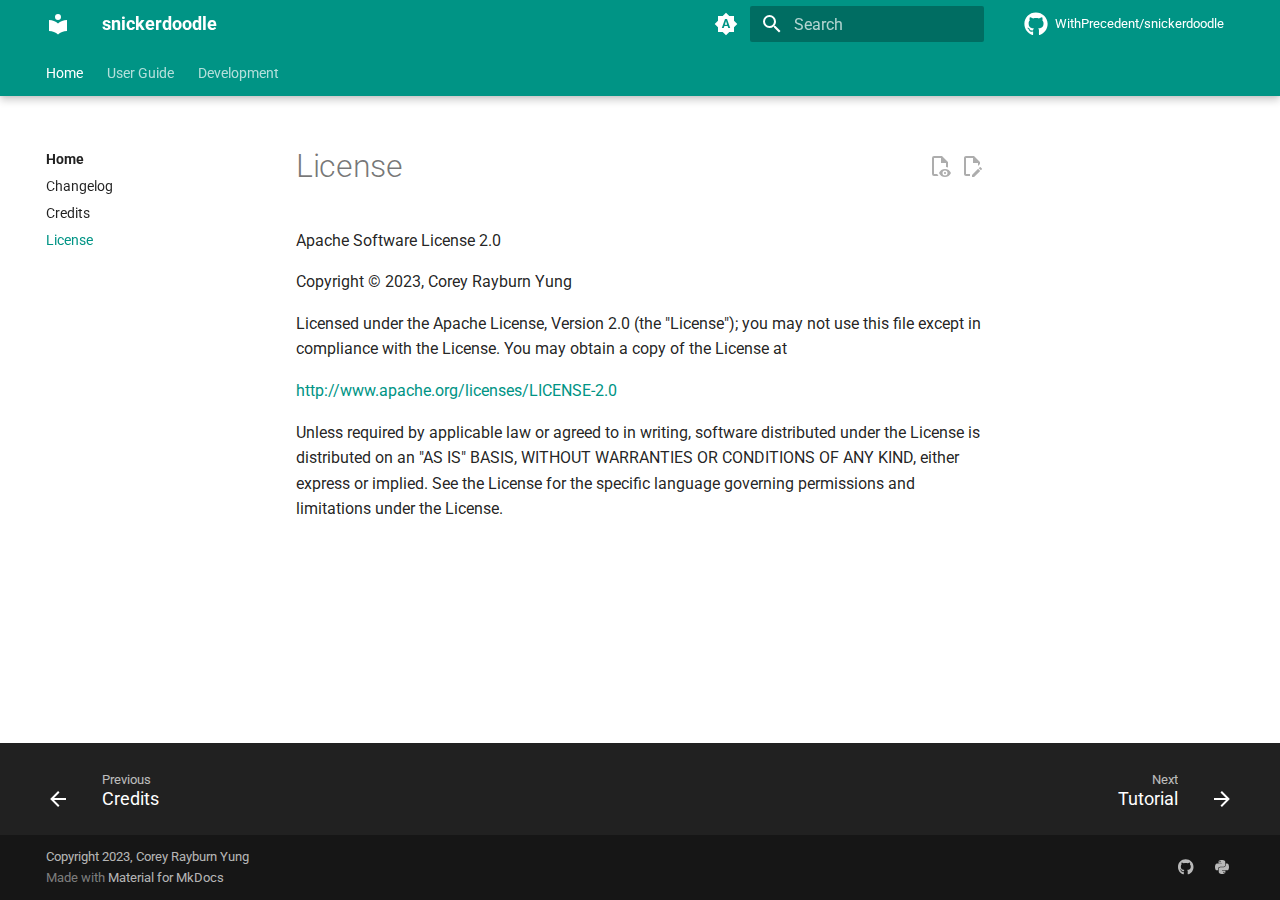
<file: license/index.html>
<!doctype html>
<html lang="en" class="no-js">
  <head>
    
      <meta charset="utf-8">
      <meta name="viewport" content="width=device-width,initial-scale=1">
      
        <meta name="description" content="Easy-to-use, general-purpose, modern cookiecutter template for Python">
      
      
      
        <link rel="canonical" href="https://WithPrecedent.github.io/snickerdoodle/license/">
      
      
        <link rel="prev" href="../credits/">
      
      
        <link rel="next" href="../tutorial/">
      
      
      <link rel="icon" href="../assets/images/favicon.png">
      <meta name="generator" content="mkdocs-1.6.1, mkdocs-material-9.5.35">
    
    
      
        <title>License - snickerdoodle</title>
      
    
    
      <link rel="stylesheet" href="../assets/stylesheets/main.35f28582.min.css">
      
        
        <link rel="stylesheet" href="../assets/stylesheets/palette.06af60db.min.css">
      
      


    
    
      
    
    
      
        
        
        <link rel="preconnect" href="https://fonts.gstatic.com" crossorigin>
        <link rel="stylesheet" href="https://fonts.googleapis.com/css?family=Roboto:300,300i,400,400i,700,700i%7CRoboto+Mono:400,400i,700,700i&display=fallback">
        <style>:root{--md-text-font:"Roboto";--md-code-font:"Roboto Mono"}</style>
      
    
    
      <link rel="stylesheet" href="../assets/_markdown_exec_pyodide.css">
    
      <link rel="stylesheet" href="../assets/_mkdocstrings.css">
    
      <link rel="stylesheet" href="../css/material.css">
    
      <link rel="stylesheet" href="../css/mkdocstrings.css">
    
    <script>__md_scope=new URL("..",location),__md_hash=e=>[...e].reduce(((e,_)=>(e<<5)-e+_.charCodeAt(0)),0),__md_get=(e,_=localStorage,t=__md_scope)=>JSON.parse(_.getItem(t.pathname+"."+e)),__md_set=(e,_,t=localStorage,a=__md_scope)=>{try{t.setItem(a.pathname+"."+e,JSON.stringify(_))}catch(e){}}</script>
    
      

    
    
    
  </head>
  
  
    
    
      
    
    
    
    
    <body dir="ltr" data-md-color-scheme="default" data-md-color-primary="indigo" data-md-color-accent="indigo">
  
    
    <input class="md-toggle" data-md-toggle="drawer" type="checkbox" id="__drawer" autocomplete="off">
    <input class="md-toggle" data-md-toggle="search" type="checkbox" id="__search" autocomplete="off">
    <label class="md-overlay" for="__drawer"></label>
    <div data-md-component="skip">
      
    </div>
    <div data-md-component="announce">
      
    </div>
    
    
      

  

<header class="md-header md-header--shadow md-header--lifted" data-md-component="header">
  <nav class="md-header__inner md-grid" aria-label="Header">
    <a href=".." title="snickerdoodle" class="md-header__button md-logo" aria-label="snickerdoodle" data-md-component="logo">
      
  
  <svg xmlns="http://www.w3.org/2000/svg" viewBox="0 0 24 24"><path d="M12 8a3 3 0 0 0 3-3 3 3 0 0 0-3-3 3 3 0 0 0-3 3 3 3 0 0 0 3 3m0 3.54C9.64 9.35 6.5 8 3 8v11c3.5 0 6.64 1.35 9 3.54 2.36-2.19 5.5-3.54 9-3.54V8c-3.5 0-6.64 1.35-9 3.54"/></svg>

    </a>
    <label class="md-header__button md-icon" for="__drawer">
      
      <svg xmlns="http://www.w3.org/2000/svg" viewBox="0 0 24 24"><path d="M3 6h18v2H3zm0 5h18v2H3zm0 5h18v2H3z"/></svg>
    </label>
    <div class="md-header__title" data-md-component="header-title">
      <div class="md-header__ellipsis">
        <div class="md-header__topic">
          <span class="md-ellipsis">
            snickerdoodle
          </span>
        </div>
        <div class="md-header__topic" data-md-component="header-topic">
          <span class="md-ellipsis">
            
              License
            
          </span>
        </div>
      </div>
    </div>
    
      
        <form class="md-header__option" data-md-component="palette">
  
    
    
    
    <input class="md-option" data-md-color-media="(prefers-color-scheme)" data-md-color-scheme="default" data-md-color-primary="indigo" data-md-color-accent="indigo"  aria-label="Switch to light mode"  type="radio" name="__palette" id="__palette_0">
    
      <label class="md-header__button md-icon" title="Switch to light mode" for="__palette_1" hidden>
        <svg xmlns="http://www.w3.org/2000/svg" viewBox="0 0 24 24"><path d="m14.3 16-.7-2h-3.2l-.7 2H7.8L11 7h2l3.2 9zM20 8.69V4h-4.69L12 .69 8.69 4H4v4.69L.69 12 4 15.31V20h4.69L12 23.31 15.31 20H20v-4.69L23.31 12zm-9.15 3.96h2.3L12 9z"/></svg>
      </label>
    
  
    
    
    
    <input class="md-option" data-md-color-media="(prefers-color-scheme: light)" data-md-color-scheme="default" data-md-color-primary="teal" data-md-color-accent="purple"  aria-label="Switch to dark mode"  type="radio" name="__palette" id="__palette_1">
    
      <label class="md-header__button md-icon" title="Switch to dark mode" for="__palette_2" hidden>
        <svg xmlns="http://www.w3.org/2000/svg" viewBox="0 0 24 24"><path d="M12 7a5 5 0 0 1 5 5 5 5 0 0 1-5 5 5 5 0 0 1-5-5 5 5 0 0 1 5-5m0 2a3 3 0 0 0-3 3 3 3 0 0 0 3 3 3 3 0 0 0 3-3 3 3 0 0 0-3-3m0-7 2.39 3.42C13.65 5.15 12.84 5 12 5s-1.65.15-2.39.42zM3.34 7l4.16-.35A7.2 7.2 0 0 0 5.94 8.5c-.44.74-.69 1.5-.83 2.29zm.02 10 1.76-3.77a7.131 7.131 0 0 0 2.38 4.14zM20.65 7l-1.77 3.79a7.02 7.02 0 0 0-2.38-4.15zm-.01 10-4.14.36c.59-.51 1.12-1.14 1.54-1.86.42-.73.69-1.5.83-2.29zM12 22l-2.41-3.44c.74.27 1.55.44 2.41.44.82 0 1.63-.17 2.37-.44z"/></svg>
      </label>
    
  
    
    
    
    <input class="md-option" data-md-color-media="(prefers-color-scheme: dark)" data-md-color-scheme="slate" data-md-color-primary="black" data-md-color-accent="lime"  aria-label="Switch to system preference"  type="radio" name="__palette" id="__palette_2">
    
      <label class="md-header__button md-icon" title="Switch to system preference" for="__palette_0" hidden>
        <svg xmlns="http://www.w3.org/2000/svg" viewBox="0 0 24 24"><path d="m17.75 4.09-2.53 1.94.91 3.06-2.63-1.81-2.63 1.81.91-3.06-2.53-1.94L12.44 4l1.06-3 1.06 3zm3.5 6.91-1.64 1.25.59 1.98-1.7-1.17-1.7 1.17.59-1.98L15.75 11l2.06-.05L18.5 9l.69 1.95zm-2.28 4.95c.83-.08 1.72 1.1 1.19 1.85-.32.45-.66.87-1.08 1.27C15.17 23 8.84 23 4.94 19.07c-3.91-3.9-3.91-10.24 0-14.14.4-.4.82-.76 1.27-1.08.75-.53 1.93.36 1.85 1.19-.27 2.86.69 5.83 2.89 8.02a9.96 9.96 0 0 0 8.02 2.89m-1.64 2.02a12.08 12.08 0 0 1-7.8-3.47c-2.17-2.19-3.33-5-3.49-7.82-2.81 3.14-2.7 7.96.31 10.98 3.02 3.01 7.84 3.12 10.98.31"/></svg>
      </label>
    
  
</form>
      
    
    
      <script>var palette=__md_get("__palette");if(palette&&palette.color){if("(prefers-color-scheme)"===palette.color.media){var media=matchMedia("(prefers-color-scheme: light)"),input=document.querySelector(media.matches?"[data-md-color-media='(prefers-color-scheme: light)']":"[data-md-color-media='(prefers-color-scheme: dark)']");palette.color.media=input.getAttribute("data-md-color-media"),palette.color.scheme=input.getAttribute("data-md-color-scheme"),palette.color.primary=input.getAttribute("data-md-color-primary"),palette.color.accent=input.getAttribute("data-md-color-accent")}for(var[key,value]of Object.entries(palette.color))document.body.setAttribute("data-md-color-"+key,value)}</script>
    
    
    
      <label class="md-header__button md-icon" for="__search">
        
        <svg xmlns="http://www.w3.org/2000/svg" viewBox="0 0 24 24"><path d="M9.5 3A6.5 6.5 0 0 1 16 9.5c0 1.61-.59 3.09-1.56 4.23l.27.27h.79l5 5-1.5 1.5-5-5v-.79l-.27-.27A6.52 6.52 0 0 1 9.5 16 6.5 6.5 0 0 1 3 9.5 6.5 6.5 0 0 1 9.5 3m0 2C7 5 5 7 5 9.5S7 14 9.5 14 14 12 14 9.5 12 5 9.5 5"/></svg>
      </label>
      <div class="md-search" data-md-component="search" role="dialog">
  <label class="md-search__overlay" for="__search"></label>
  <div class="md-search__inner" role="search">
    <form class="md-search__form" name="search">
      <input type="text" class="md-search__input" name="query" aria-label="Search" placeholder="Search" autocapitalize="off" autocorrect="off" autocomplete="off" spellcheck="false" data-md-component="search-query" required>
      <label class="md-search__icon md-icon" for="__search">
        
        <svg xmlns="http://www.w3.org/2000/svg" viewBox="0 0 24 24"><path d="M9.5 3A6.5 6.5 0 0 1 16 9.5c0 1.61-.59 3.09-1.56 4.23l.27.27h.79l5 5-1.5 1.5-5-5v-.79l-.27-.27A6.52 6.52 0 0 1 9.5 16 6.5 6.5 0 0 1 3 9.5 6.5 6.5 0 0 1 9.5 3m0 2C7 5 5 7 5 9.5S7 14 9.5 14 14 12 14 9.5 12 5 9.5 5"/></svg>
        
        <svg xmlns="http://www.w3.org/2000/svg" viewBox="0 0 24 24"><path d="M20 11v2H8l5.5 5.5-1.42 1.42L4.16 12l7.92-7.92L13.5 5.5 8 11z"/></svg>
      </label>
      <nav class="md-search__options" aria-label="Search">
        
        <button type="reset" class="md-search__icon md-icon" title="Clear" aria-label="Clear" tabindex="-1">
          
          <svg xmlns="http://www.w3.org/2000/svg" viewBox="0 0 24 24"><path d="M19 6.41 17.59 5 12 10.59 6.41 5 5 6.41 10.59 12 5 17.59 6.41 19 12 13.41 17.59 19 19 17.59 13.41 12z"/></svg>
        </button>
      </nav>
      
        <div class="md-search__suggest" data-md-component="search-suggest"></div>
      
    </form>
    <div class="md-search__output">
      <div class="md-search__scrollwrap" tabindex="0" data-md-scrollfix>
        <div class="md-search-result" data-md-component="search-result">
          <div class="md-search-result__meta">
            Initializing search
          </div>
          <ol class="md-search-result__list" role="presentation"></ol>
        </div>
      </div>
    </div>
  </div>
</div>
    
    
      <div class="md-header__source">
        <a href="https://github.com/WithPrecedent/snickerdoodle" title="Go to repository" class="md-source" data-md-component="source">
  <div class="md-source__icon md-icon">
    
    <svg xmlns="http://www.w3.org/2000/svg" viewBox="0 0 496 512"><!--! Font Awesome Free 6.6.0 by @fontawesome - https://fontawesome.com License - https://fontawesome.com/license/free (Icons: CC BY 4.0, Fonts: SIL OFL 1.1, Code: MIT License) Copyright 2024 Fonticons, Inc.--><path d="M165.9 397.4c0 2-2.3 3.6-5.2 3.6-3.3.3-5.6-1.3-5.6-3.6 0-2 2.3-3.6 5.2-3.6 3-.3 5.6 1.3 5.6 3.6m-31.1-4.5c-.7 2 1.3 4.3 4.3 4.9 2.6 1 5.6 0 6.2-2s-1.3-4.3-4.3-5.2c-2.6-.7-5.5.3-6.2 2.3m44.2-1.7c-2.9.7-4.9 2.6-4.6 4.9.3 2 2.9 3.3 5.9 2.6 2.9-.7 4.9-2.6 4.6-4.6-.3-1.9-3-3.2-5.9-2.9M244.8 8C106.1 8 0 113.3 0 252c0 110.9 69.8 205.8 169.5 239.2 12.8 2.3 17.3-5.6 17.3-12.1 0-6.2-.3-40.4-.3-61.4 0 0-70 15-84.7-29.8 0 0-11.4-29.1-27.8-36.6 0 0-22.9-15.7 1.6-15.4 0 0 24.9 2 38.6 25.8 21.9 38.6 58.6 27.5 72.9 20.9 2.3-16 8.8-27.1 16-33.7-55.9-6.2-112.3-14.3-112.3-110.5 0-27.5 7.6-41.3 23.6-58.9-2.6-6.5-11.1-33.3 2.6-67.9 20.9-6.5 69 27 69 27 20-5.6 41.5-8.5 62.8-8.5s42.8 2.9 62.8 8.5c0 0 48.1-33.6 69-27 13.7 34.7 5.2 61.4 2.6 67.9 16 17.7 25.8 31.5 25.8 58.9 0 96.5-58.9 104.2-114.8 110.5 9.2 7.9 17 22.9 17 46.4 0 33.7-.3 75.4-.3 83.6 0 6.5 4.6 14.4 17.3 12.1C428.2 457.8 496 362.9 496 252 496 113.3 383.5 8 244.8 8M97.2 352.9c-1.3 1-1 3.3.7 5.2 1.6 1.6 3.9 2.3 5.2 1 1.3-1 1-3.3-.7-5.2-1.6-1.6-3.9-2.3-5.2-1m-10.8-8.1c-.7 1.3.3 2.9 2.3 3.9 1.6 1 3.6.7 4.3-.7.7-1.3-.3-2.9-2.3-3.9-2-.6-3.6-.3-4.3.7m32.4 35.6c-1.6 1.3-1 4.3 1.3 6.2 2.3 2.3 5.2 2.6 6.5 1 1.3-1.3.7-4.3-1.3-6.2-2.2-2.3-5.2-2.6-6.5-1m-11.4-14.7c-1.6 1-1.6 3.6 0 5.9s4.3 3.3 5.6 2.3c1.6-1.3 1.6-3.9 0-6.2-1.4-2.3-4-3.3-5.6-2"/></svg>
  </div>
  <div class="md-source__repository">
    WithPrecedent/snickerdoodle
  </div>
</a>
      </div>
    
  </nav>
  
    
      
<nav class="md-tabs" aria-label="Tabs" data-md-component="tabs">
  <div class="md-grid">
    <ul class="md-tabs__list">
      
        
  
  
    
  
  
    
    
      <li class="md-tabs__item md-tabs__item--active">
        <a href=".." class="md-tabs__link">
          
  
    
  
  Home

        </a>
      </li>
    
  

      
        
  
  
  
    
    
      <li class="md-tabs__item">
        <a href="../tutorial/" class="md-tabs__link">
          
  
    
  
  User Guide

        </a>
      </li>
    
  

      
        
  
  
  
    
    
      <li class="md-tabs__item">
        <a href="../contributing/" class="md-tabs__link">
          
  
    
  
  Development

        </a>
      </li>
    
  

      
    </ul>
  </div>
</nav>
    
  
</header>
    
    <div class="md-container" data-md-component="container">
      
      
        
      
      <main class="md-main" data-md-component="main">
        <div class="md-main__inner md-grid">
          
            
              
              <div class="md-sidebar md-sidebar--primary" data-md-component="sidebar" data-md-type="navigation" >
                <div class="md-sidebar__scrollwrap">
                  <div class="md-sidebar__inner">
                    


  


<nav class="md-nav md-nav--primary md-nav--lifted" aria-label="Navigation" data-md-level="0">
  <label class="md-nav__title" for="__drawer">
    <a href=".." title="snickerdoodle" class="md-nav__button md-logo" aria-label="snickerdoodle" data-md-component="logo">
      
  
  <svg xmlns="http://www.w3.org/2000/svg" viewBox="0 0 24 24"><path d="M12 8a3 3 0 0 0 3-3 3 3 0 0 0-3-3 3 3 0 0 0-3 3 3 3 0 0 0 3 3m0 3.54C9.64 9.35 6.5 8 3 8v11c3.5 0 6.64 1.35 9 3.54 2.36-2.19 5.5-3.54 9-3.54V8c-3.5 0-6.64 1.35-9 3.54"/></svg>

    </a>
    snickerdoodle
  </label>
  
    <div class="md-nav__source">
      <a href="https://github.com/WithPrecedent/snickerdoodle" title="Go to repository" class="md-source" data-md-component="source">
  <div class="md-source__icon md-icon">
    
    <svg xmlns="http://www.w3.org/2000/svg" viewBox="0 0 496 512"><!--! Font Awesome Free 6.6.0 by @fontawesome - https://fontawesome.com License - https://fontawesome.com/license/free (Icons: CC BY 4.0, Fonts: SIL OFL 1.1, Code: MIT License) Copyright 2024 Fonticons, Inc.--><path d="M165.9 397.4c0 2-2.3 3.6-5.2 3.6-3.3.3-5.6-1.3-5.6-3.6 0-2 2.3-3.6 5.2-3.6 3-.3 5.6 1.3 5.6 3.6m-31.1-4.5c-.7 2 1.3 4.3 4.3 4.9 2.6 1 5.6 0 6.2-2s-1.3-4.3-4.3-5.2c-2.6-.7-5.5.3-6.2 2.3m44.2-1.7c-2.9.7-4.9 2.6-4.6 4.9.3 2 2.9 3.3 5.9 2.6 2.9-.7 4.9-2.6 4.6-4.6-.3-1.9-3-3.2-5.9-2.9M244.8 8C106.1 8 0 113.3 0 252c0 110.9 69.8 205.8 169.5 239.2 12.8 2.3 17.3-5.6 17.3-12.1 0-6.2-.3-40.4-.3-61.4 0 0-70 15-84.7-29.8 0 0-11.4-29.1-27.8-36.6 0 0-22.9-15.7 1.6-15.4 0 0 24.9 2 38.6 25.8 21.9 38.6 58.6 27.5 72.9 20.9 2.3-16 8.8-27.1 16-33.7-55.9-6.2-112.3-14.3-112.3-110.5 0-27.5 7.6-41.3 23.6-58.9-2.6-6.5-11.1-33.3 2.6-67.9 20.9-6.5 69 27 69 27 20-5.6 41.5-8.5 62.8-8.5s42.8 2.9 62.8 8.5c0 0 48.1-33.6 69-27 13.7 34.7 5.2 61.4 2.6 67.9 16 17.7 25.8 31.5 25.8 58.9 0 96.5-58.9 104.2-114.8 110.5 9.2 7.9 17 22.9 17 46.4 0 33.7-.3 75.4-.3 83.6 0 6.5 4.6 14.4 17.3 12.1C428.2 457.8 496 362.9 496 252 496 113.3 383.5 8 244.8 8M97.2 352.9c-1.3 1-1 3.3.7 5.2 1.6 1.6 3.9 2.3 5.2 1 1.3-1 1-3.3-.7-5.2-1.6-1.6-3.9-2.3-5.2-1m-10.8-8.1c-.7 1.3.3 2.9 2.3 3.9 1.6 1 3.6.7 4.3-.7.7-1.3-.3-2.9-2.3-3.9-2-.6-3.6-.3-4.3.7m32.4 35.6c-1.6 1.3-1 4.3 1.3 6.2 2.3 2.3 5.2 2.6 6.5 1 1.3-1.3.7-4.3-1.3-6.2-2.2-2.3-5.2-2.6-6.5-1m-11.4-14.7c-1.6 1-1.6 3.6 0 5.9s4.3 3.3 5.6 2.3c1.6-1.3 1.6-3.9 0-6.2-1.4-2.3-4-3.3-5.6-2"/></svg>
  </div>
  <div class="md-source__repository">
    WithPrecedent/snickerdoodle
  </div>
</a>
    </div>
  
  <ul class="md-nav__list" data-md-scrollfix>
    
      
      
  
  
    
  
  
  
    
    
      
        
          
        
      
        
      
        
      
        
      
    
    
      
        
        
      
      
        
      
    
    
    <li class="md-nav__item md-nav__item--active md-nav__item--section md-nav__item--nested">
      
        
        
        <input class="md-nav__toggle md-toggle " type="checkbox" id="__nav_1" checked>
        
          
          
          <div class="md-nav__link md-nav__container">
            <a href=".." class="md-nav__link ">
              
  
  <span class="md-ellipsis">
    Home
  </span>
  

            </a>
            
              
              <label class="md-nav__link " for="__nav_1" id="__nav_1_label" tabindex="">
                <span class="md-nav__icon md-icon"></span>
              </label>
            
          </div>
        
        <nav class="md-nav" data-md-level="1" aria-labelledby="__nav_1_label" aria-expanded="true">
          <label class="md-nav__title" for="__nav_1">
            <span class="md-nav__icon md-icon"></span>
            Home
          </label>
          <ul class="md-nav__list" data-md-scrollfix>
            
              
            
              
                
  
  
  
  
    <li class="md-nav__item">
      <a href="../changelog/" class="md-nav__link">
        
  
  <span class="md-ellipsis">
    Changelog
  </span>
  

      </a>
    </li>
  

              
            
              
                
  
  
  
  
    <li class="md-nav__item">
      <a href="../credits/" class="md-nav__link">
        
  
  <span class="md-ellipsis">
    Credits
  </span>
  

      </a>
    </li>
  

              
            
              
                
  
  
    
  
  
  
    <li class="md-nav__item md-nav__item--active">
      
      <input class="md-nav__toggle md-toggle" type="checkbox" id="__toc">
      
      
      
      <a href="./" class="md-nav__link md-nav__link--active">
        
  
  <span class="md-ellipsis">
    License
  </span>
  

      </a>
      
    </li>
  

              
            
          </ul>
        </nav>
      
    </li>
  

    
      
      
  
  
  
  
    
    
      
        
      
        
      
    
    
      
      
        
      
    
    
    <li class="md-nav__item md-nav__item--nested">
      
        
        
        <input class="md-nav__toggle md-toggle " type="checkbox" id="__nav_2" >
        
          
          <label class="md-nav__link" for="__nav_2" id="__nav_2_label" tabindex="0">
            
  
  <span class="md-ellipsis">
    User Guide
  </span>
  

            <span class="md-nav__icon md-icon"></span>
          </label>
        
        <nav class="md-nav" data-md-level="1" aria-labelledby="__nav_2_label" aria-expanded="false">
          <label class="md-nav__title" for="__nav_2">
            <span class="md-nav__icon md-icon"></span>
            User Guide
          </label>
          <ul class="md-nav__list" data-md-scrollfix>
            
              
                
  
  
  
  
    <li class="md-nav__item">
      <a href="../tutorial/" class="md-nav__link">
        
  
  <span class="md-ellipsis">
    Tutorial
  </span>
  

      </a>
    </li>
  

              
            
              
                
  
  
  
  
    <li class="md-nav__item">
      <a href="../advanced/" class="md-nav__link">
        
  
  <span class="md-ellipsis">
    Advanced User Guide
  </span>
  

      </a>
    </li>
  

              
            
          </ul>
        </nav>
      
    </li>
  

    
      
      
  
  
  
  
    
    
      
        
      
        
      
    
    
      
      
        
      
    
    
    <li class="md-nav__item md-nav__item--nested">
      
        
        
        <input class="md-nav__toggle md-toggle " type="checkbox" id="__nav_3" >
        
          
          <label class="md-nav__link" for="__nav_3" id="__nav_3_label" tabindex="0">
            
  
  <span class="md-ellipsis">
    Development
  </span>
  

            <span class="md-nav__icon md-icon"></span>
          </label>
        
        <nav class="md-nav" data-md-level="1" aria-labelledby="__nav_3_label" aria-expanded="false">
          <label class="md-nav__title" for="__nav_3">
            <span class="md-nav__icon md-icon"></span>
            Development
          </label>
          <ul class="md-nav__list" data-md-scrollfix>
            
              
                
  
  
  
  
    <li class="md-nav__item">
      <a href="../contributing/" class="md-nav__link">
        
  
  <span class="md-ellipsis">
    Contributing
  </span>
  

      </a>
    </li>
  

              
            
              
                
  
  
  
  
    <li class="md-nav__item">
      <a href="../code_of_conduct/" class="md-nav__link">
        
  
  <span class="md-ellipsis">
    Code of Conduct
  </span>
  

      </a>
    </li>
  

              
            
          </ul>
        </nav>
      
    </li>
  

    
  </ul>
</nav>
                  </div>
                </div>
              </div>
            
            
              
              <div class="md-sidebar md-sidebar--secondary" data-md-component="sidebar" data-md-type="toc" >
                <div class="md-sidebar__scrollwrap">
                  <div class="md-sidebar__inner">
                    

<nav class="md-nav md-nav--secondary" aria-label="Table of contents">
  
  
  
  
</nav>
                  </div>
                </div>
              </div>
            
          
          
            <div class="md-content" data-md-component="content">
              <article class="md-content__inner md-typeset">
                
                  

  
    <a href="https://github.com/WithPrecedent/snickerdoodle/edit/master/docs/license.md" title="Edit this page" class="md-content__button md-icon">
      
      <svg xmlns="http://www.w3.org/2000/svg" viewBox="0 0 24 24"><path d="M10 20H6V4h7v5h5v3.1l2-2V8l-6-6H6c-1.1 0-2 .9-2 2v16c0 1.1.9 2 2 2h4zm10.2-7c.1 0 .3.1.4.2l1.3 1.3c.2.2.2.6 0 .8l-1 1-2.1-2.1 1-1c.1-.1.2-.2.4-.2m0 3.9L14.1 23H12v-2.1l6.1-6.1z"/></svg>
    </a>
  
  
    
      
    
    <a href="https://github.com/WithPrecedent/snickerdoodle/raw/master/docs/license.md" title="View source of this page" class="md-content__button md-icon">
      
      <svg xmlns="http://www.w3.org/2000/svg" viewBox="0 0 24 24"><path d="M17 18c.56 0 1 .44 1 1s-.44 1-1 1-1-.44-1-1 .44-1 1-1m0-3c-2.73 0-5.06 1.66-6 4 .94 2.34 3.27 4 6 4s5.06-1.66 6-4c-.94-2.34-3.27-4-6-4m0 6.5a2.5 2.5 0 0 1-2.5-2.5 2.5 2.5 0 0 1 2.5-2.5 2.5 2.5 0 0 1 2.5 2.5 2.5 2.5 0 0 1-2.5 2.5M9.27 20H6V4h7v5h5v4.07c.7.08 1.36.25 2 .49V8l-6-6H6a2 2 0 0 0-2 2v16a2 2 0 0 0 2 2h4.5a8.2 8.2 0 0 1-1.23-2"/></svg>
    </a>
  


  <h1>License</h1>

<p>Apache Software License 2.0</p>
<p>Copyright &copy; 2023, Corey Rayburn Yung</p>
<p>Licensed under the Apache License, Version 2.0 (the "License");
you may not use this file except in compliance with the License.
You may obtain a copy of the License at</p>
<p><a href="http://www.apache.org/licenses/LICENSE-2.0">http://www.apache.org/licenses/LICENSE-2.0</a></p>
<p>Unless required by applicable law or agreed to in writing, software
distributed under the License is distributed on an "AS IS" BASIS,
WITHOUT WARRANTIES OR CONDITIONS OF ANY KIND, either express or implied.
See the License for the specific language governing permissions and
limitations under the License.</p>












                
              </article>
            </div>
          
          
  <script>var tabs=__md_get("__tabs");if(Array.isArray(tabs))e:for(var set of document.querySelectorAll(".tabbed-set")){var labels=set.querySelector(".tabbed-labels");for(var tab of tabs)for(var label of labels.getElementsByTagName("label"))if(label.innerText.trim()===tab){var input=document.getElementById(label.htmlFor);input.checked=!0;continue e}}</script>

<script>var target=document.getElementById(location.hash.slice(1));target&&target.name&&(target.checked=target.name.startsWith("__tabbed_"))</script>
        </div>
        
          <button type="button" class="md-top md-icon" data-md-component="top" hidden>
  
  <svg xmlns="http://www.w3.org/2000/svg" viewBox="0 0 24 24"><path d="M13 20h-2V8l-5.5 5.5-1.42-1.42L12 4.16l7.92 7.92-1.42 1.42L13 8z"/></svg>
  Back to top
</button>
        
      </main>
      
        <footer class="md-footer">
  
    
      
      <nav class="md-footer__inner md-grid" aria-label="Footer" >
        
          
          <a href="../credits/" class="md-footer__link md-footer__link--prev" aria-label="Previous: Credits">
            <div class="md-footer__button md-icon">
              
              <svg xmlns="http://www.w3.org/2000/svg" viewBox="0 0 24 24"><path d="M20 11v2H8l5.5 5.5-1.42 1.42L4.16 12l7.92-7.92L13.5 5.5 8 11z"/></svg>
            </div>
            <div class="md-footer__title">
              <span class="md-footer__direction">
                Previous
              </span>
              <div class="md-ellipsis">
                Credits
              </div>
            </div>
          </a>
        
        
          
          <a href="../tutorial/" class="md-footer__link md-footer__link--next" aria-label="Next: Tutorial">
            <div class="md-footer__title">
              <span class="md-footer__direction">
                Next
              </span>
              <div class="md-ellipsis">
                Tutorial
              </div>
            </div>
            <div class="md-footer__button md-icon">
              
              <svg xmlns="http://www.w3.org/2000/svg" viewBox="0 0 24 24"><path d="M4 11v2h12l-5.5 5.5 1.42 1.42L19.84 12l-7.92-7.92L10.5 5.5 16 11z"/></svg>
            </div>
          </a>
        
      </nav>
    
  
  <div class="md-footer-meta md-typeset">
    <div class="md-footer-meta__inner md-grid">
      <div class="md-copyright">
  
    <div class="md-copyright__highlight">
      Copyright 2023, Corey Rayburn Yung
    </div>
  
  
    Made with
    <a href="https://squidfunk.github.io/mkdocs-material/" target="_blank" rel="noopener">
      Material for MkDocs
    </a>
  
</div>
      
        <div class="md-social">
  
    
    
    
    
      
      
    
    <a href="https://github.com/WithPrecedent" target="_blank" rel="noopener" title="github.com" class="md-social__link">
      <svg xmlns="http://www.w3.org/2000/svg" viewBox="0 0 496 512"><!--! Font Awesome Free 6.6.0 by @fontawesome - https://fontawesome.com License - https://fontawesome.com/license/free (Icons: CC BY 4.0, Fonts: SIL OFL 1.1, Code: MIT License) Copyright 2024 Fonticons, Inc.--><path d="M165.9 397.4c0 2-2.3 3.6-5.2 3.6-3.3.3-5.6-1.3-5.6-3.6 0-2 2.3-3.6 5.2-3.6 3-.3 5.6 1.3 5.6 3.6m-31.1-4.5c-.7 2 1.3 4.3 4.3 4.9 2.6 1 5.6 0 6.2-2s-1.3-4.3-4.3-5.2c-2.6-.7-5.5.3-6.2 2.3m44.2-1.7c-2.9.7-4.9 2.6-4.6 4.9.3 2 2.9 3.3 5.9 2.6 2.9-.7 4.9-2.6 4.6-4.6-.3-1.9-3-3.2-5.9-2.9M244.8 8C106.1 8 0 113.3 0 252c0 110.9 69.8 205.8 169.5 239.2 12.8 2.3 17.3-5.6 17.3-12.1 0-6.2-.3-40.4-.3-61.4 0 0-70 15-84.7-29.8 0 0-11.4-29.1-27.8-36.6 0 0-22.9-15.7 1.6-15.4 0 0 24.9 2 38.6 25.8 21.9 38.6 58.6 27.5 72.9 20.9 2.3-16 8.8-27.1 16-33.7-55.9-6.2-112.3-14.3-112.3-110.5 0-27.5 7.6-41.3 23.6-58.9-2.6-6.5-11.1-33.3 2.6-67.9 20.9-6.5 69 27 69 27 20-5.6 41.5-8.5 62.8-8.5s42.8 2.9 62.8 8.5c0 0 48.1-33.6 69-27 13.7 34.7 5.2 61.4 2.6 67.9 16 17.7 25.8 31.5 25.8 58.9 0 96.5-58.9 104.2-114.8 110.5 9.2 7.9 17 22.9 17 46.4 0 33.7-.3 75.4-.3 83.6 0 6.5 4.6 14.4 17.3 12.1C428.2 457.8 496 362.9 496 252 496 113.3 383.5 8 244.8 8M97.2 352.9c-1.3 1-1 3.3.7 5.2 1.6 1.6 3.9 2.3 5.2 1 1.3-1 1-3.3-.7-5.2-1.6-1.6-3.9-2.3-5.2-1m-10.8-8.1c-.7 1.3.3 2.9 2.3 3.9 1.6 1 3.6.7 4.3-.7.7-1.3-.3-2.9-2.3-3.9-2-.6-3.6-.3-4.3.7m32.4 35.6c-1.6 1.3-1 4.3 1.3 6.2 2.3 2.3 5.2 2.6 6.5 1 1.3-1.3.7-4.3-1.3-6.2-2.2-2.3-5.2-2.6-6.5-1m-11.4-14.7c-1.6 1-1.6 3.6 0 5.9s4.3 3.3 5.6 2.3c1.6-1.3 1.6-3.9 0-6.2-1.4-2.3-4-3.3-5.6-2"/></svg>
    </a>
  
    
    
    
    
      
      
    
    <a href="https://pypi.org/project/snickerdoodle/" target="_blank" rel="noopener" title="pypi.org" class="md-social__link">
      <svg xmlns="http://www.w3.org/2000/svg" viewBox="0 0 448 512"><!--! Font Awesome Free 6.6.0 by @fontawesome - https://fontawesome.com License - https://fontawesome.com/license/free (Icons: CC BY 4.0, Fonts: SIL OFL 1.1, Code: MIT License) Copyright 2024 Fonticons, Inc.--><path d="M439.8 200.5c-7.7-30.9-22.3-54.2-53.4-54.2h-40.1v47.4c0 36.8-31.2 67.8-66.8 67.8H172.7c-29.2 0-53.4 25-53.4 54.3v101.8c0 29 25.2 46 53.4 54.3 33.8 9.9 66.3 11.7 106.8 0 26.9-7.8 53.4-23.5 53.4-54.3v-40.7H226.2v-13.6h160.2c31.1 0 42.6-21.7 53.4-54.2 11.2-33.5 10.7-65.7 0-108.6M286.2 404c11.1 0 20.1 9.1 20.1 20.3 0 11.3-9 20.4-20.1 20.4-11 0-20.1-9.2-20.1-20.4.1-11.3 9.1-20.3 20.1-20.3M167.8 248.1h106.8c29.7 0 53.4-24.5 53.4-54.3V91.9c0-29-24.4-50.7-53.4-55.6-35.8-5.9-74.7-5.6-106.8.1-45.2 8-53.4 24.7-53.4 55.6v40.7h106.9v13.6h-147c-31.1 0-58.3 18.7-66.8 54.2-9.8 40.7-10.2 66.1 0 108.6 7.6 31.6 25.7 54.2 56.8 54.2H101v-48.8c0-35.3 30.5-66.4 66.8-66.4m-6.7-142.6c-11.1 0-20.1-9.1-20.1-20.3.1-11.3 9-20.4 20.1-20.4 11 0 20.1 9.2 20.1 20.4s-9 20.3-20.1 20.3"/></svg>
    </a>
  
</div>
      
    </div>
  </div>
</footer>
      
    </div>
    <div class="md-dialog" data-md-component="dialog">
      <div class="md-dialog__inner md-typeset"></div>
    </div>
    
    
    <script id="__config" type="application/json">{"base": "..", "features": ["announce.dismiss", "content.action.edit", "content.action.view", "content.code.annotate", "content.code.copy", "content.tabs.link", "content.tooltips", "navigation.footer", "navigation.indexes", "navigation.path", "navigation.sections", "navigation.tabs", "navigation.tabs.sticky", "navigation.top", "navigation.tracking", "search.highlight", "search.suggest", "toc.follow"], "search": "../assets/javascripts/workers/search.6ce7567c.min.js", "translations": {"clipboard.copied": "Copied to clipboard", "clipboard.copy": "Copy to clipboard", "search.result.more.one": "1 more on this page", "search.result.more.other": "# more on this page", "search.result.none": "No matching documents", "search.result.one": "1 matching document", "search.result.other": "# matching documents", "search.result.placeholder": "Type to start searching", "search.result.term.missing": "Missing", "select.version": "Select version"}}</script>
    
    
      <script src="../assets/javascripts/bundle.56dfad97.min.js"></script>
      
        <script src="../assets/_markdown_exec_pyodide.js"></script>
      
    
  </body>
</html>
</file>
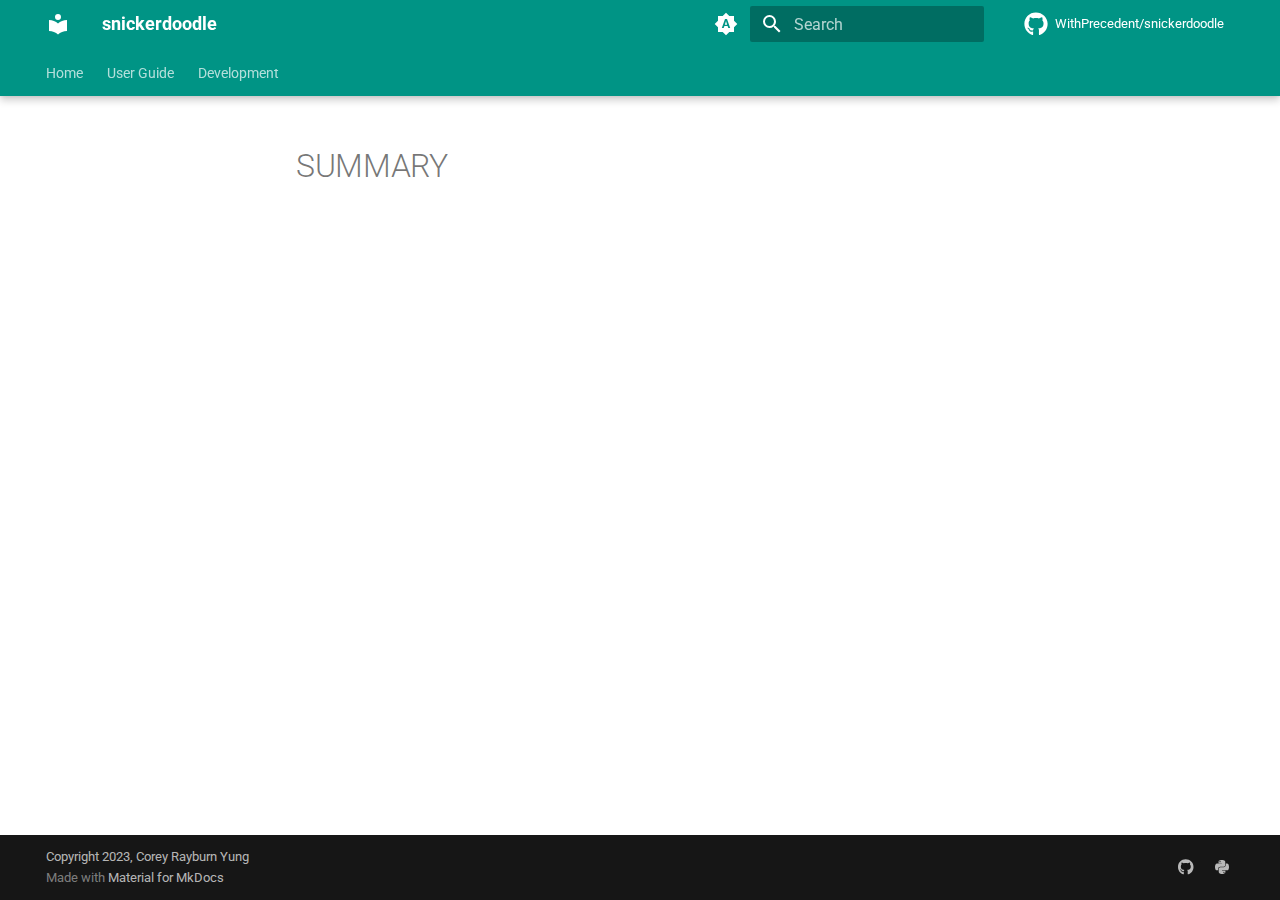
<file: reference/SUMMARY/index.html>
<!doctype html>
<html lang="en" class="no-js">
  <head>
    
      <meta charset="utf-8">
      <meta name="viewport" content="width=device-width,initial-scale=1">
      
        <meta name="description" content="Easy-to-use, general-purpose, modern cookiecutter template for Python">
      
      
      
        <link rel="canonical" href="https://WithPrecedent.github.io/snickerdoodle/reference/SUMMARY/">
      
      
      
      
      <link rel="icon" href="../../assets/images/favicon.png">
      <meta name="generator" content="mkdocs-1.6.1, mkdocs-material-9.5.35">
    
    
      
        <title>SUMMARY - snickerdoodle</title>
      
    
    
      <link rel="stylesheet" href="../../assets/stylesheets/main.35f28582.min.css">
      
        
        <link rel="stylesheet" href="../../assets/stylesheets/palette.06af60db.min.css">
      
      


    
    
      
    
    
      
        
        
        <link rel="preconnect" href="https://fonts.gstatic.com" crossorigin>
        <link rel="stylesheet" href="https://fonts.googleapis.com/css?family=Roboto:300,300i,400,400i,700,700i%7CRoboto+Mono:400,400i,700,700i&display=fallback">
        <style>:root{--md-text-font:"Roboto";--md-code-font:"Roboto Mono"}</style>
      
    
    
      <link rel="stylesheet" href="../../assets/_markdown_exec_pyodide.css">
    
      <link rel="stylesheet" href="../../assets/_mkdocstrings.css">
    
      <link rel="stylesheet" href="../../css/material.css">
    
      <link rel="stylesheet" href="../../css/mkdocstrings.css">
    
    <script>__md_scope=new URL("../..",location),__md_hash=e=>[...e].reduce(((e,_)=>(e<<5)-e+_.charCodeAt(0)),0),__md_get=(e,_=localStorage,t=__md_scope)=>JSON.parse(_.getItem(t.pathname+"."+e)),__md_set=(e,_,t=localStorage,a=__md_scope)=>{try{t.setItem(a.pathname+"."+e,JSON.stringify(_))}catch(e){}}</script>
    
      

    
    
    
  </head>
  
  
    
    
      
    
    
    
    
    <body dir="ltr" data-md-color-scheme="default" data-md-color-primary="indigo" data-md-color-accent="indigo">
  
    
    <input class="md-toggle" data-md-toggle="drawer" type="checkbox" id="__drawer" autocomplete="off">
    <input class="md-toggle" data-md-toggle="search" type="checkbox" id="__search" autocomplete="off">
    <label class="md-overlay" for="__drawer"></label>
    <div data-md-component="skip">
      
    </div>
    <div data-md-component="announce">
      
    </div>
    
    
      

  

<header class="md-header md-header--shadow md-header--lifted" data-md-component="header">
  <nav class="md-header__inner md-grid" aria-label="Header">
    <a href="../.." title="snickerdoodle" class="md-header__button md-logo" aria-label="snickerdoodle" data-md-component="logo">
      
  
  <svg xmlns="http://www.w3.org/2000/svg" viewBox="0 0 24 24"><path d="M12 8a3 3 0 0 0 3-3 3 3 0 0 0-3-3 3 3 0 0 0-3 3 3 3 0 0 0 3 3m0 3.54C9.64 9.35 6.5 8 3 8v11c3.5 0 6.64 1.35 9 3.54 2.36-2.19 5.5-3.54 9-3.54V8c-3.5 0-6.64 1.35-9 3.54"/></svg>

    </a>
    <label class="md-header__button md-icon" for="__drawer">
      
      <svg xmlns="http://www.w3.org/2000/svg" viewBox="0 0 24 24"><path d="M3 6h18v2H3zm0 5h18v2H3zm0 5h18v2H3z"/></svg>
    </label>
    <div class="md-header__title" data-md-component="header-title">
      <div class="md-header__ellipsis">
        <div class="md-header__topic">
          <span class="md-ellipsis">
            snickerdoodle
          </span>
        </div>
        <div class="md-header__topic" data-md-component="header-topic">
          <span class="md-ellipsis">
            
              SUMMARY
            
          </span>
        </div>
      </div>
    </div>
    
      
        <form class="md-header__option" data-md-component="palette">
  
    
    
    
    <input class="md-option" data-md-color-media="(prefers-color-scheme)" data-md-color-scheme="default" data-md-color-primary="indigo" data-md-color-accent="indigo"  aria-label="Switch to light mode"  type="radio" name="__palette" id="__palette_0">
    
      <label class="md-header__button md-icon" title="Switch to light mode" for="__palette_1" hidden>
        <svg xmlns="http://www.w3.org/2000/svg" viewBox="0 0 24 24"><path d="m14.3 16-.7-2h-3.2l-.7 2H7.8L11 7h2l3.2 9zM20 8.69V4h-4.69L12 .69 8.69 4H4v4.69L.69 12 4 15.31V20h4.69L12 23.31 15.31 20H20v-4.69L23.31 12zm-9.15 3.96h2.3L12 9z"/></svg>
      </label>
    
  
    
    
    
    <input class="md-option" data-md-color-media="(prefers-color-scheme: light)" data-md-color-scheme="default" data-md-color-primary="teal" data-md-color-accent="purple"  aria-label="Switch to dark mode"  type="radio" name="__palette" id="__palette_1">
    
      <label class="md-header__button md-icon" title="Switch to dark mode" for="__palette_2" hidden>
        <svg xmlns="http://www.w3.org/2000/svg" viewBox="0 0 24 24"><path d="M12 7a5 5 0 0 1 5 5 5 5 0 0 1-5 5 5 5 0 0 1-5-5 5 5 0 0 1 5-5m0 2a3 3 0 0 0-3 3 3 3 0 0 0 3 3 3 3 0 0 0 3-3 3 3 0 0 0-3-3m0-7 2.39 3.42C13.65 5.15 12.84 5 12 5s-1.65.15-2.39.42zM3.34 7l4.16-.35A7.2 7.2 0 0 0 5.94 8.5c-.44.74-.69 1.5-.83 2.29zm.02 10 1.76-3.77a7.131 7.131 0 0 0 2.38 4.14zM20.65 7l-1.77 3.79a7.02 7.02 0 0 0-2.38-4.15zm-.01 10-4.14.36c.59-.51 1.12-1.14 1.54-1.86.42-.73.69-1.5.83-2.29zM12 22l-2.41-3.44c.74.27 1.55.44 2.41.44.82 0 1.63-.17 2.37-.44z"/></svg>
      </label>
    
  
    
    
    
    <input class="md-option" data-md-color-media="(prefers-color-scheme: dark)" data-md-color-scheme="slate" data-md-color-primary="black" data-md-color-accent="lime"  aria-label="Switch to system preference"  type="radio" name="__palette" id="__palette_2">
    
      <label class="md-header__button md-icon" title="Switch to system preference" for="__palette_0" hidden>
        <svg xmlns="http://www.w3.org/2000/svg" viewBox="0 0 24 24"><path d="m17.75 4.09-2.53 1.94.91 3.06-2.63-1.81-2.63 1.81.91-3.06-2.53-1.94L12.44 4l1.06-3 1.06 3zm3.5 6.91-1.64 1.25.59 1.98-1.7-1.17-1.7 1.17.59-1.98L15.75 11l2.06-.05L18.5 9l.69 1.95zm-2.28 4.95c.83-.08 1.72 1.1 1.19 1.85-.32.45-.66.87-1.08 1.27C15.17 23 8.84 23 4.94 19.07c-3.91-3.9-3.91-10.24 0-14.14.4-.4.82-.76 1.27-1.08.75-.53 1.93.36 1.85 1.19-.27 2.86.69 5.83 2.89 8.02a9.96 9.96 0 0 0 8.02 2.89m-1.64 2.02a12.08 12.08 0 0 1-7.8-3.47c-2.17-2.19-3.33-5-3.49-7.82-2.81 3.14-2.7 7.96.31 10.98 3.02 3.01 7.84 3.12 10.98.31"/></svg>
      </label>
    
  
</form>
      
    
    
      <script>var palette=__md_get("__palette");if(palette&&palette.color){if("(prefers-color-scheme)"===palette.color.media){var media=matchMedia("(prefers-color-scheme: light)"),input=document.querySelector(media.matches?"[data-md-color-media='(prefers-color-scheme: light)']":"[data-md-color-media='(prefers-color-scheme: dark)']");palette.color.media=input.getAttribute("data-md-color-media"),palette.color.scheme=input.getAttribute("data-md-color-scheme"),palette.color.primary=input.getAttribute("data-md-color-primary"),palette.color.accent=input.getAttribute("data-md-color-accent")}for(var[key,value]of Object.entries(palette.color))document.body.setAttribute("data-md-color-"+key,value)}</script>
    
    
    
      <label class="md-header__button md-icon" for="__search">
        
        <svg xmlns="http://www.w3.org/2000/svg" viewBox="0 0 24 24"><path d="M9.5 3A6.5 6.5 0 0 1 16 9.5c0 1.61-.59 3.09-1.56 4.23l.27.27h.79l5 5-1.5 1.5-5-5v-.79l-.27-.27A6.52 6.52 0 0 1 9.5 16 6.5 6.5 0 0 1 3 9.5 6.5 6.5 0 0 1 9.5 3m0 2C7 5 5 7 5 9.5S7 14 9.5 14 14 12 14 9.5 12 5 9.5 5"/></svg>
      </label>
      <div class="md-search" data-md-component="search" role="dialog">
  <label class="md-search__overlay" for="__search"></label>
  <div class="md-search__inner" role="search">
    <form class="md-search__form" name="search">
      <input type="text" class="md-search__input" name="query" aria-label="Search" placeholder="Search" autocapitalize="off" autocorrect="off" autocomplete="off" spellcheck="false" data-md-component="search-query" required>
      <label class="md-search__icon md-icon" for="__search">
        
        <svg xmlns="http://www.w3.org/2000/svg" viewBox="0 0 24 24"><path d="M9.5 3A6.5 6.5 0 0 1 16 9.5c0 1.61-.59 3.09-1.56 4.23l.27.27h.79l5 5-1.5 1.5-5-5v-.79l-.27-.27A6.52 6.52 0 0 1 9.5 16 6.5 6.5 0 0 1 3 9.5 6.5 6.5 0 0 1 9.5 3m0 2C7 5 5 7 5 9.5S7 14 9.5 14 14 12 14 9.5 12 5 9.5 5"/></svg>
        
        <svg xmlns="http://www.w3.org/2000/svg" viewBox="0 0 24 24"><path d="M20 11v2H8l5.5 5.5-1.42 1.42L4.16 12l7.92-7.92L13.5 5.5 8 11z"/></svg>
      </label>
      <nav class="md-search__options" aria-label="Search">
        
        <button type="reset" class="md-search__icon md-icon" title="Clear" aria-label="Clear" tabindex="-1">
          
          <svg xmlns="http://www.w3.org/2000/svg" viewBox="0 0 24 24"><path d="M19 6.41 17.59 5 12 10.59 6.41 5 5 6.41 10.59 12 5 17.59 6.41 19 12 13.41 17.59 19 19 17.59 13.41 12z"/></svg>
        </button>
      </nav>
      
        <div class="md-search__suggest" data-md-component="search-suggest"></div>
      
    </form>
    <div class="md-search__output">
      <div class="md-search__scrollwrap" tabindex="0" data-md-scrollfix>
        <div class="md-search-result" data-md-component="search-result">
          <div class="md-search-result__meta">
            Initializing search
          </div>
          <ol class="md-search-result__list" role="presentation"></ol>
        </div>
      </div>
    </div>
  </div>
</div>
    
    
      <div class="md-header__source">
        <a href="https://github.com/WithPrecedent/snickerdoodle" title="Go to repository" class="md-source" data-md-component="source">
  <div class="md-source__icon md-icon">
    
    <svg xmlns="http://www.w3.org/2000/svg" viewBox="0 0 496 512"><!--! Font Awesome Free 6.6.0 by @fontawesome - https://fontawesome.com License - https://fontawesome.com/license/free (Icons: CC BY 4.0, Fonts: SIL OFL 1.1, Code: MIT License) Copyright 2024 Fonticons, Inc.--><path d="M165.9 397.4c0 2-2.3 3.6-5.2 3.6-3.3.3-5.6-1.3-5.6-3.6 0-2 2.3-3.6 5.2-3.6 3-.3 5.6 1.3 5.6 3.6m-31.1-4.5c-.7 2 1.3 4.3 4.3 4.9 2.6 1 5.6 0 6.2-2s-1.3-4.3-4.3-5.2c-2.6-.7-5.5.3-6.2 2.3m44.2-1.7c-2.9.7-4.9 2.6-4.6 4.9.3 2 2.9 3.3 5.9 2.6 2.9-.7 4.9-2.6 4.6-4.6-.3-1.9-3-3.2-5.9-2.9M244.8 8C106.1 8 0 113.3 0 252c0 110.9 69.8 205.8 169.5 239.2 12.8 2.3 17.3-5.6 17.3-12.1 0-6.2-.3-40.4-.3-61.4 0 0-70 15-84.7-29.8 0 0-11.4-29.1-27.8-36.6 0 0-22.9-15.7 1.6-15.4 0 0 24.9 2 38.6 25.8 21.9 38.6 58.6 27.5 72.9 20.9 2.3-16 8.8-27.1 16-33.7-55.9-6.2-112.3-14.3-112.3-110.5 0-27.5 7.6-41.3 23.6-58.9-2.6-6.5-11.1-33.3 2.6-67.9 20.9-6.5 69 27 69 27 20-5.6 41.5-8.5 62.8-8.5s42.8 2.9 62.8 8.5c0 0 48.1-33.6 69-27 13.7 34.7 5.2 61.4 2.6 67.9 16 17.7 25.8 31.5 25.8 58.9 0 96.5-58.9 104.2-114.8 110.5 9.2 7.9 17 22.9 17 46.4 0 33.7-.3 75.4-.3 83.6 0 6.5 4.6 14.4 17.3 12.1C428.2 457.8 496 362.9 496 252 496 113.3 383.5 8 244.8 8M97.2 352.9c-1.3 1-1 3.3.7 5.2 1.6 1.6 3.9 2.3 5.2 1 1.3-1 1-3.3-.7-5.2-1.6-1.6-3.9-2.3-5.2-1m-10.8-8.1c-.7 1.3.3 2.9 2.3 3.9 1.6 1 3.6.7 4.3-.7.7-1.3-.3-2.9-2.3-3.9-2-.6-3.6-.3-4.3.7m32.4 35.6c-1.6 1.3-1 4.3 1.3 6.2 2.3 2.3 5.2 2.6 6.5 1 1.3-1.3.7-4.3-1.3-6.2-2.2-2.3-5.2-2.6-6.5-1m-11.4-14.7c-1.6 1-1.6 3.6 0 5.9s4.3 3.3 5.6 2.3c1.6-1.3 1.6-3.9 0-6.2-1.4-2.3-4-3.3-5.6-2"/></svg>
  </div>
  <div class="md-source__repository">
    WithPrecedent/snickerdoodle
  </div>
</a>
      </div>
    
  </nav>
  
    
      
<nav class="md-tabs" aria-label="Tabs" data-md-component="tabs">
  <div class="md-grid">
    <ul class="md-tabs__list">
      
        
  
  
  
    
    
      <li class="md-tabs__item">
        <a href="../.." class="md-tabs__link">
          
  
    
  
  Home

        </a>
      </li>
    
  

      
        
  
  
  
    
    
      <li class="md-tabs__item">
        <a href="../../tutorial/" class="md-tabs__link">
          
  
    
  
  User Guide

        </a>
      </li>
    
  

      
        
  
  
  
    
    
      <li class="md-tabs__item">
        <a href="../../contributing/" class="md-tabs__link">
          
  
    
  
  Development

        </a>
      </li>
    
  

      
    </ul>
  </div>
</nav>
    
  
</header>
    
    <div class="md-container" data-md-component="container">
      
      
        
      
      <main class="md-main" data-md-component="main">
        <div class="md-main__inner md-grid">
          
            
              
              <div class="md-sidebar md-sidebar--primary" data-md-component="sidebar" data-md-type="navigation" >
                <div class="md-sidebar__scrollwrap">
                  <div class="md-sidebar__inner">
                    


  


<nav class="md-nav md-nav--primary md-nav--lifted" aria-label="Navigation" data-md-level="0">
  <label class="md-nav__title" for="__drawer">
    <a href="../.." title="snickerdoodle" class="md-nav__button md-logo" aria-label="snickerdoodle" data-md-component="logo">
      
  
  <svg xmlns="http://www.w3.org/2000/svg" viewBox="0 0 24 24"><path d="M12 8a3 3 0 0 0 3-3 3 3 0 0 0-3-3 3 3 0 0 0-3 3 3 3 0 0 0 3 3m0 3.54C9.64 9.35 6.5 8 3 8v11c3.5 0 6.64 1.35 9 3.54 2.36-2.19 5.5-3.54 9-3.54V8c-3.5 0-6.64 1.35-9 3.54"/></svg>

    </a>
    snickerdoodle
  </label>
  
    <div class="md-nav__source">
      <a href="https://github.com/WithPrecedent/snickerdoodle" title="Go to repository" class="md-source" data-md-component="source">
  <div class="md-source__icon md-icon">
    
    <svg xmlns="http://www.w3.org/2000/svg" viewBox="0 0 496 512"><!--! Font Awesome Free 6.6.0 by @fontawesome - https://fontawesome.com License - https://fontawesome.com/license/free (Icons: CC BY 4.0, Fonts: SIL OFL 1.1, Code: MIT License) Copyright 2024 Fonticons, Inc.--><path d="M165.9 397.4c0 2-2.3 3.6-5.2 3.6-3.3.3-5.6-1.3-5.6-3.6 0-2 2.3-3.6 5.2-3.6 3-.3 5.6 1.3 5.6 3.6m-31.1-4.5c-.7 2 1.3 4.3 4.3 4.9 2.6 1 5.6 0 6.2-2s-1.3-4.3-4.3-5.2c-2.6-.7-5.5.3-6.2 2.3m44.2-1.7c-2.9.7-4.9 2.6-4.6 4.9.3 2 2.9 3.3 5.9 2.6 2.9-.7 4.9-2.6 4.6-4.6-.3-1.9-3-3.2-5.9-2.9M244.8 8C106.1 8 0 113.3 0 252c0 110.9 69.8 205.8 169.5 239.2 12.8 2.3 17.3-5.6 17.3-12.1 0-6.2-.3-40.4-.3-61.4 0 0-70 15-84.7-29.8 0 0-11.4-29.1-27.8-36.6 0 0-22.9-15.7 1.6-15.4 0 0 24.9 2 38.6 25.8 21.9 38.6 58.6 27.5 72.9 20.9 2.3-16 8.8-27.1 16-33.7-55.9-6.2-112.3-14.3-112.3-110.5 0-27.5 7.6-41.3 23.6-58.9-2.6-6.5-11.1-33.3 2.6-67.9 20.9-6.5 69 27 69 27 20-5.6 41.5-8.5 62.8-8.5s42.8 2.9 62.8 8.5c0 0 48.1-33.6 69-27 13.7 34.7 5.2 61.4 2.6 67.9 16 17.7 25.8 31.5 25.8 58.9 0 96.5-58.9 104.2-114.8 110.5 9.2 7.9 17 22.9 17 46.4 0 33.7-.3 75.4-.3 83.6 0 6.5 4.6 14.4 17.3 12.1C428.2 457.8 496 362.9 496 252 496 113.3 383.5 8 244.8 8M97.2 352.9c-1.3 1-1 3.3.7 5.2 1.6 1.6 3.9 2.3 5.2 1 1.3-1 1-3.3-.7-5.2-1.6-1.6-3.9-2.3-5.2-1m-10.8-8.1c-.7 1.3.3 2.9 2.3 3.9 1.6 1 3.6.7 4.3-.7.7-1.3-.3-2.9-2.3-3.9-2-.6-3.6-.3-4.3.7m32.4 35.6c-1.6 1.3-1 4.3 1.3 6.2 2.3 2.3 5.2 2.6 6.5 1 1.3-1.3.7-4.3-1.3-6.2-2.2-2.3-5.2-2.6-6.5-1m-11.4-14.7c-1.6 1-1.6 3.6 0 5.9s4.3 3.3 5.6 2.3c1.6-1.3 1.6-3.9 0-6.2-1.4-2.3-4-3.3-5.6-2"/></svg>
  </div>
  <div class="md-source__repository">
    WithPrecedent/snickerdoodle
  </div>
</a>
    </div>
  
  <ul class="md-nav__list" data-md-scrollfix>
    
      
      
  
  
  
  
    
    
      
        
          
        
      
        
      
        
      
        
      
    
    
      
      
        
      
    
    
    <li class="md-nav__item md-nav__item--nested">
      
        
        
        <input class="md-nav__toggle md-toggle " type="checkbox" id="__nav_1" >
        
          
          
          <div class="md-nav__link md-nav__container">
            <a href="../.." class="md-nav__link ">
              
  
  <span class="md-ellipsis">
    Home
  </span>
  

            </a>
            
              
              <label class="md-nav__link " for="__nav_1" id="__nav_1_label" tabindex="0">
                <span class="md-nav__icon md-icon"></span>
              </label>
            
          </div>
        
        <nav class="md-nav" data-md-level="1" aria-labelledby="__nav_1_label" aria-expanded="false">
          <label class="md-nav__title" for="__nav_1">
            <span class="md-nav__icon md-icon"></span>
            Home
          </label>
          <ul class="md-nav__list" data-md-scrollfix>
            
              
            
              
                
  
  
  
  
    <li class="md-nav__item">
      <a href="../../changelog/" class="md-nav__link">
        
  
  <span class="md-ellipsis">
    Changelog
  </span>
  

      </a>
    </li>
  

              
            
              
                
  
  
  
  
    <li class="md-nav__item">
      <a href="../../credits/" class="md-nav__link">
        
  
  <span class="md-ellipsis">
    Credits
  </span>
  

      </a>
    </li>
  

              
            
              
                
  
  
  
  
    <li class="md-nav__item">
      <a href="../../license/" class="md-nav__link">
        
  
  <span class="md-ellipsis">
    License
  </span>
  

      </a>
    </li>
  

              
            
          </ul>
        </nav>
      
    </li>
  

    
      
      
  
  
  
  
    
    
      
        
      
        
      
    
    
      
      
        
      
    
    
    <li class="md-nav__item md-nav__item--nested">
      
        
        
        <input class="md-nav__toggle md-toggle " type="checkbox" id="__nav_2" >
        
          
          <label class="md-nav__link" for="__nav_2" id="__nav_2_label" tabindex="0">
            
  
  <span class="md-ellipsis">
    User Guide
  </span>
  

            <span class="md-nav__icon md-icon"></span>
          </label>
        
        <nav class="md-nav" data-md-level="1" aria-labelledby="__nav_2_label" aria-expanded="false">
          <label class="md-nav__title" for="__nav_2">
            <span class="md-nav__icon md-icon"></span>
            User Guide
          </label>
          <ul class="md-nav__list" data-md-scrollfix>
            
              
                
  
  
  
  
    <li class="md-nav__item">
      <a href="../../tutorial/" class="md-nav__link">
        
  
  <span class="md-ellipsis">
    Tutorial
  </span>
  

      </a>
    </li>
  

              
            
              
                
  
  
  
  
    <li class="md-nav__item">
      <a href="../../advanced/" class="md-nav__link">
        
  
  <span class="md-ellipsis">
    Advanced User Guide
  </span>
  

      </a>
    </li>
  

              
            
          </ul>
        </nav>
      
    </li>
  

    
      
      
  
  
  
  
    
    
      
        
      
        
      
    
    
      
      
        
      
    
    
    <li class="md-nav__item md-nav__item--nested">
      
        
        
        <input class="md-nav__toggle md-toggle " type="checkbox" id="__nav_3" >
        
          
          <label class="md-nav__link" for="__nav_3" id="__nav_3_label" tabindex="0">
            
  
  <span class="md-ellipsis">
    Development
  </span>
  

            <span class="md-nav__icon md-icon"></span>
          </label>
        
        <nav class="md-nav" data-md-level="1" aria-labelledby="__nav_3_label" aria-expanded="false">
          <label class="md-nav__title" for="__nav_3">
            <span class="md-nav__icon md-icon"></span>
            Development
          </label>
          <ul class="md-nav__list" data-md-scrollfix>
            
              
                
  
  
  
  
    <li class="md-nav__item">
      <a href="../../contributing/" class="md-nav__link">
        
  
  <span class="md-ellipsis">
    Contributing
  </span>
  

      </a>
    </li>
  

              
            
              
                
  
  
  
  
    <li class="md-nav__item">
      <a href="../../code_of_conduct/" class="md-nav__link">
        
  
  <span class="md-ellipsis">
    Code of Conduct
  </span>
  

      </a>
    </li>
  

              
            
          </ul>
        </nav>
      
    </li>
  

    
  </ul>
</nav>
                  </div>
                </div>
              </div>
            
            
              
              <div class="md-sidebar md-sidebar--secondary" data-md-component="sidebar" data-md-type="toc" >
                <div class="md-sidebar__scrollwrap">
                  <div class="md-sidebar__inner">
                    

<nav class="md-nav md-nav--secondary" aria-label="Table of contents">
  
  
  
  
</nav>
                  </div>
                </div>
              </div>
            
          
          
            <div class="md-content" data-md-component="content">
              <article class="md-content__inner md-typeset">
                
                  


  <h1>SUMMARY</h1>














                
              </article>
            </div>
          
          
  <script>var tabs=__md_get("__tabs");if(Array.isArray(tabs))e:for(var set of document.querySelectorAll(".tabbed-set")){var labels=set.querySelector(".tabbed-labels");for(var tab of tabs)for(var label of labels.getElementsByTagName("label"))if(label.innerText.trim()===tab){var input=document.getElementById(label.htmlFor);input.checked=!0;continue e}}</script>

<script>var target=document.getElementById(location.hash.slice(1));target&&target.name&&(target.checked=target.name.startsWith("__tabbed_"))</script>
        </div>
        
          <button type="button" class="md-top md-icon" data-md-component="top" hidden>
  
  <svg xmlns="http://www.w3.org/2000/svg" viewBox="0 0 24 24"><path d="M13 20h-2V8l-5.5 5.5-1.42-1.42L12 4.16l7.92 7.92-1.42 1.42L13 8z"/></svg>
  Back to top
</button>
        
      </main>
      
        <footer class="md-footer">
  
    
  
  <div class="md-footer-meta md-typeset">
    <div class="md-footer-meta__inner md-grid">
      <div class="md-copyright">
  
    <div class="md-copyright__highlight">
      Copyright 2023, Corey Rayburn Yung
    </div>
  
  
    Made with
    <a href="https://squidfunk.github.io/mkdocs-material/" target="_blank" rel="noopener">
      Material for MkDocs
    </a>
  
</div>
      
        <div class="md-social">
  
    
    
    
    
      
      
    
    <a href="https://github.com/WithPrecedent" target="_blank" rel="noopener" title="github.com" class="md-social__link">
      <svg xmlns="http://www.w3.org/2000/svg" viewBox="0 0 496 512"><!--! Font Awesome Free 6.6.0 by @fontawesome - https://fontawesome.com License - https://fontawesome.com/license/free (Icons: CC BY 4.0, Fonts: SIL OFL 1.1, Code: MIT License) Copyright 2024 Fonticons, Inc.--><path d="M165.9 397.4c0 2-2.3 3.6-5.2 3.6-3.3.3-5.6-1.3-5.6-3.6 0-2 2.3-3.6 5.2-3.6 3-.3 5.6 1.3 5.6 3.6m-31.1-4.5c-.7 2 1.3 4.3 4.3 4.9 2.6 1 5.6 0 6.2-2s-1.3-4.3-4.3-5.2c-2.6-.7-5.5.3-6.2 2.3m44.2-1.7c-2.9.7-4.9 2.6-4.6 4.9.3 2 2.9 3.3 5.9 2.6 2.9-.7 4.9-2.6 4.6-4.6-.3-1.9-3-3.2-5.9-2.9M244.8 8C106.1 8 0 113.3 0 252c0 110.9 69.8 205.8 169.5 239.2 12.8 2.3 17.3-5.6 17.3-12.1 0-6.2-.3-40.4-.3-61.4 0 0-70 15-84.7-29.8 0 0-11.4-29.1-27.8-36.6 0 0-22.9-15.7 1.6-15.4 0 0 24.9 2 38.6 25.8 21.9 38.6 58.6 27.5 72.9 20.9 2.3-16 8.8-27.1 16-33.7-55.9-6.2-112.3-14.3-112.3-110.5 0-27.5 7.6-41.3 23.6-58.9-2.6-6.5-11.1-33.3 2.6-67.9 20.9-6.5 69 27 69 27 20-5.6 41.5-8.5 62.8-8.5s42.8 2.9 62.8 8.5c0 0 48.1-33.6 69-27 13.7 34.7 5.2 61.4 2.6 67.9 16 17.7 25.8 31.5 25.8 58.9 0 96.5-58.9 104.2-114.8 110.5 9.2 7.9 17 22.9 17 46.4 0 33.7-.3 75.4-.3 83.6 0 6.5 4.6 14.4 17.3 12.1C428.2 457.8 496 362.9 496 252 496 113.3 383.5 8 244.8 8M97.2 352.9c-1.3 1-1 3.3.7 5.2 1.6 1.6 3.9 2.3 5.2 1 1.3-1 1-3.3-.7-5.2-1.6-1.6-3.9-2.3-5.2-1m-10.8-8.1c-.7 1.3.3 2.9 2.3 3.9 1.6 1 3.6.7 4.3-.7.7-1.3-.3-2.9-2.3-3.9-2-.6-3.6-.3-4.3.7m32.4 35.6c-1.6 1.3-1 4.3 1.3 6.2 2.3 2.3 5.2 2.6 6.5 1 1.3-1.3.7-4.3-1.3-6.2-2.2-2.3-5.2-2.6-6.5-1m-11.4-14.7c-1.6 1-1.6 3.6 0 5.9s4.3 3.3 5.6 2.3c1.6-1.3 1.6-3.9 0-6.2-1.4-2.3-4-3.3-5.6-2"/></svg>
    </a>
  
    
    
    
    
      
      
    
    <a href="https://pypi.org/project/snickerdoodle/" target="_blank" rel="noopener" title="pypi.org" class="md-social__link">
      <svg xmlns="http://www.w3.org/2000/svg" viewBox="0 0 448 512"><!--! Font Awesome Free 6.6.0 by @fontawesome - https://fontawesome.com License - https://fontawesome.com/license/free (Icons: CC BY 4.0, Fonts: SIL OFL 1.1, Code: MIT License) Copyright 2024 Fonticons, Inc.--><path d="M439.8 200.5c-7.7-30.9-22.3-54.2-53.4-54.2h-40.1v47.4c0 36.8-31.2 67.8-66.8 67.8H172.7c-29.2 0-53.4 25-53.4 54.3v101.8c0 29 25.2 46 53.4 54.3 33.8 9.9 66.3 11.7 106.8 0 26.9-7.8 53.4-23.5 53.4-54.3v-40.7H226.2v-13.6h160.2c31.1 0 42.6-21.7 53.4-54.2 11.2-33.5 10.7-65.7 0-108.6M286.2 404c11.1 0 20.1 9.1 20.1 20.3 0 11.3-9 20.4-20.1 20.4-11 0-20.1-9.2-20.1-20.4.1-11.3 9.1-20.3 20.1-20.3M167.8 248.1h106.8c29.7 0 53.4-24.5 53.4-54.3V91.9c0-29-24.4-50.7-53.4-55.6-35.8-5.9-74.7-5.6-106.8.1-45.2 8-53.4 24.7-53.4 55.6v40.7h106.9v13.6h-147c-31.1 0-58.3 18.7-66.8 54.2-9.8 40.7-10.2 66.1 0 108.6 7.6 31.6 25.7 54.2 56.8 54.2H101v-48.8c0-35.3 30.5-66.4 66.8-66.4m-6.7-142.6c-11.1 0-20.1-9.1-20.1-20.3.1-11.3 9-20.4 20.1-20.4 11 0 20.1 9.2 20.1 20.4s-9 20.3-20.1 20.3"/></svg>
    </a>
  
</div>
      
    </div>
  </div>
</footer>
      
    </div>
    <div class="md-dialog" data-md-component="dialog">
      <div class="md-dialog__inner md-typeset"></div>
    </div>
    
    
    <script id="__config" type="application/json">{"base": "../..", "features": ["announce.dismiss", "content.action.edit", "content.action.view", "content.code.annotate", "content.code.copy", "content.tabs.link", "content.tooltips", "navigation.footer", "navigation.indexes", "navigation.path", "navigation.sections", "navigation.tabs", "navigation.tabs.sticky", "navigation.top", "navigation.tracking", "search.highlight", "search.suggest", "toc.follow"], "search": "../../assets/javascripts/workers/search.6ce7567c.min.js", "translations": {"clipboard.copied": "Copied to clipboard", "clipboard.copy": "Copy to clipboard", "search.result.more.one": "1 more on this page", "search.result.more.other": "# more on this page", "search.result.none": "No matching documents", "search.result.one": "1 matching document", "search.result.other": "# matching documents", "search.result.placeholder": "Type to start searching", "search.result.term.missing": "Missing", "select.version": "Select version"}}</script>
    
    
      <script src="../../assets/javascripts/bundle.56dfad97.min.js"></script>
      
        <script src="../../assets/_markdown_exec_pyodide.js"></script>
      
    
  </body>
</html>
</file>
<file: assets/_markdown_exec_pyodide.css>
html[data-theme="light"] {
    @import "https://cdn.jsdelivr.net/npm/highlightjs-themes@1.0.0/tomorrow.css"
}

html[data-theme="dark"] {
    @import "https://cdn.jsdelivr.net/npm/highlightjs-themes@1.0.0/tomorrow-night-blue.min.css"
}


.ace_gutter {
    z-index: 1;
}

.pyodide-editor {
    width: 100%;
    min-height: 200px;
    max-height: 400px;
    font-size: .85em;
}

.pyodide-editor-bar {
    color: var(--md-primary-bg-color);
    background-color: var(--md-primary-fg-color);
    width: 100%;
    font: monospace;
    font-size: 0.75em;
    padding: 2px 0 2px;
}

.pyodide-bar-item {
    padding: 0 18px 0;
    display: inline-block;
    width: 50%;
}

.pyodide pre {
    margin: 0;
}

.pyodide-output {
    width: 100%;
    margin-bottom: -15px;
    min-height: 46px;
    max-height: 400px
}

.pyodide-clickable {
    cursor: pointer;
    text-align: right;
}
</file>
<file: assets/_mkdocstrings.css>
/* Avoid breaking parameter names, etc. in table cells. */
.doc-contents td code {
  word-break: normal !important;
}

/* No line break before first paragraph of descriptions. */
.doc-md-description,
.doc-md-description>p:first-child {
  display: inline;
}

/* Max width for docstring sections tables. */
.doc .md-typeset__table,
.doc .md-typeset__table table {
  display: table !important;
  width: 100%;
}

.doc .md-typeset__table tr {
  display: table-row;
}

/* Defaults in Spacy table style. */
.doc-param-default {
  float: right;
}

/* Backward-compatibility: docstring section titles in bold. */
.doc-section-title {
  font-weight: bold;
}

/* Symbols in Navigation and ToC. */
:root,
[data-md-color-scheme="default"] {
  --doc-symbol-attribute-fg-color: #953800;
  --doc-symbol-function-fg-color: #8250df;
  --doc-symbol-method-fg-color: #8250df;
  --doc-symbol-class-fg-color: #0550ae;
  --doc-symbol-module-fg-color: #5cad0f;

  --doc-symbol-attribute-bg-color: #9538001a;
  --doc-symbol-function-bg-color: #8250df1a;
  --doc-symbol-method-bg-color: #8250df1a;
  --doc-symbol-class-bg-color: #0550ae1a;
  --doc-symbol-module-bg-color: #5cad0f1a;
}

[data-md-color-scheme="slate"] {
  --doc-symbol-attribute-fg-color: #ffa657;
  --doc-symbol-function-fg-color: #d2a8ff;
  --doc-symbol-method-fg-color: #d2a8ff;
  --doc-symbol-class-fg-color: #79c0ff;
  --doc-symbol-module-fg-color: #baff79;

  --doc-symbol-attribute-bg-color: #ffa6571a;
  --doc-symbol-function-bg-color: #d2a8ff1a;
  --doc-symbol-method-bg-color: #d2a8ff1a;
  --doc-symbol-class-bg-color: #79c0ff1a;
  --doc-symbol-module-bg-color: #baff791a;
}

code.doc-symbol {
  border-radius: .1rem;
  font-size: .85em;
  padding: 0 .3em;
  font-weight: bold;
}

code.doc-symbol-attribute {
  color: var(--doc-symbol-attribute-fg-color);
  background-color: var(--doc-symbol-attribute-bg-color);
}

code.doc-symbol-attribute::after {
  content: "attr";
}

code.doc-symbol-function {
  color: var(--doc-symbol-function-fg-color);
  background-color: var(--doc-symbol-function-bg-color);
}

code.doc-symbol-function::after {
  content: "func";
}

code.doc-symbol-method {
  color: var(--doc-symbol-method-fg-color);
  background-color: var(--doc-symbol-method-bg-color);
}

code.doc-symbol-method::after {
  content: "meth";
}

code.doc-symbol-class {
  color: var(--doc-symbol-class-fg-color);
  background-color: var(--doc-symbol-class-bg-color);
}

code.doc-symbol-class::after {
  content: "class";
}

code.doc-symbol-module {
  color: var(--doc-symbol-module-fg-color);
  background-color: var(--doc-symbol-module-bg-color);
}

code.doc-symbol-module::after {
  content: "mod";
}

.doc-signature .autorefs {
  color: inherit;
  border-bottom: 1px dotted currentcolor;
}
</file>
<file: css/material.css>
/* More space at the bottom of the page. */
.md-main__inner {
  margin-bottom: 1.5rem;
}
</file>
<file: css/mkdocstrings.css>
/* Indentation. */
div.doc-contents:not(.first) {
  padding-left: 25px;
  border-left: .05rem solid var(--md-typeset-table-color);
}

/* Mark external links as such. */
a.autorefs-external::after {
  /* https://primer.style/octicons/arrow-up-right-24 */
  background-image: url('data:image/svg+xml,<svg xmlns="http://www.w3.org/2000/svg" viewBox="0 0 24 24"><path fill="rgb(0, 0, 0)" d="M18.25 15.5a.75.75 0 00.75-.75v-9a.75.75 0 00-.75-.75h-9a.75.75 0 000 1.5h7.19L6.22 16.72a.75.75 0 101.06 1.06L17.5 7.56v7.19c0 .414.336.75.75.75z"></path></svg>');
  content: ' ';

  display: inline-block;
  vertical-align: middle;
  position: relative;
  bottom: 0.1em;
  margin-left: 0.2em;
  margin-right: 0.1em;

  height: 0.7em;
  width: 0.7em;
  border-radius: 100%;
  background-color: var(--md-typeset-a-color);
}

a.autorefs-external:hover::after {
  background-color: var(--md-accent-fg-color);
}
</file>
<file: assets/stylesheets/main.35f28582.min.css>
@charset "UTF-8";html{-webkit-text-size-adjust:none;-moz-text-size-adjust:none;text-size-adjust:none;box-sizing:border-box}*,:after,:before{box-sizing:inherit}@media (prefers-reduced-motion){*,:after,:before{transition:none!important}}body{margin:0}a,button,input,label{-webkit-tap-highlight-color:transparent}a{color:inherit;text-decoration:none}hr{border:0;box-sizing:initial;display:block;height:.05rem;overflow:visible;padding:0}small{font-size:80%}sub,sup{line-height:1em}img{border-style:none}table{border-collapse:initial;border-spacing:0}td,th{font-weight:400;vertical-align:top}button{background:#0000;border:0;font-family:inherit;font-size:inherit;margin:0;padding:0}input{border:0;outline:none}:root{--md-primary-fg-color:#4051b5;--md-primary-fg-color--light:#5d6cc0;--md-primary-fg-color--dark:#303fa1;--md-primary-bg-color:#fff;--md-primary-bg-color--light:#ffffffb3;--md-accent-fg-color:#526cfe;--md-accent-fg-color--transparent:#526cfe1a;--md-accent-bg-color:#fff;--md-accent-bg-color--light:#ffffffb3}[data-md-color-scheme=default]{color-scheme:light}[data-md-color-scheme=default] img[src$="#gh-dark-mode-only"],[data-md-color-scheme=default] img[src$="#only-dark"]{display:none}:root,[data-md-color-scheme=default]{--md-hue:225deg;--md-default-fg-color:#000000de;--md-default-fg-color--light:#0000008a;--md-default-fg-color--lighter:#00000052;--md-default-fg-color--lightest:#00000012;--md-default-bg-color:#fff;--md-default-bg-color--light:#ffffffb3;--md-default-bg-color--lighter:#ffffff4d;--md-default-bg-color--lightest:#ffffff1f;--md-code-fg-color:#36464e;--md-code-bg-color:#f5f5f5;--md-code-hl-color:#4287ff;--md-code-hl-color--light:#4287ff1a;--md-code-hl-number-color:#d52a2a;--md-code-hl-special-color:#db1457;--md-code-hl-function-color:#a846b9;--md-code-hl-constant-color:#6e59d9;--md-code-hl-keyword-color:#3f6ec6;--md-code-hl-string-color:#1c7d4d;--md-code-hl-name-color:var(--md-code-fg-color);--md-code-hl-operator-color:var(--md-default-fg-color--light);--md-code-hl-punctuation-color:var(--md-default-fg-color--light);--md-code-hl-comment-color:var(--md-default-fg-color--light);--md-code-hl-generic-color:var(--md-default-fg-color--light);--md-code-hl-variable-color:var(--md-default-fg-color--light);--md-typeset-color:var(--md-default-fg-color);--md-typeset-a-color:var(--md-primary-fg-color);--md-typeset-del-color:#f5503d26;--md-typeset-ins-color:#0bd57026;--md-typeset-kbd-color:#fafafa;--md-typeset-kbd-accent-color:#fff;--md-typeset-kbd-border-color:#b8b8b8;--md-typeset-mark-color:#ffff0080;--md-typeset-table-color:#0000001f;--md-typeset-table-color--light:rgba(0,0,0,.035);--md-admonition-fg-color:var(--md-default-fg-color);--md-admonition-bg-color:var(--md-default-bg-color);--md-warning-fg-color:#000000de;--md-warning-bg-color:#ff9;--md-footer-fg-color:#fff;--md-footer-fg-color--light:#ffffffb3;--md-footer-fg-color--lighter:#ffffff73;--md-footer-bg-color:#000000de;--md-footer-bg-color--dark:#00000052;--md-shadow-z1:0 0.2rem 0.5rem #0000000d,0 0 0.05rem #0000001a;--md-shadow-z2:0 0.2rem 0.5rem #0000001a,0 0 0.05rem #00000040;--md-shadow-z3:0 0.2rem 0.5rem #0003,0 0 0.05rem #00000059}.md-icon svg{fill:currentcolor;display:block;height:1.2rem;width:1.2rem}body{-webkit-font-smoothing:antialiased;-moz-osx-font-smoothing:grayscale;--md-text-font-family:var(--md-text-font,_),-apple-system,BlinkMacSystemFont,Helvetica,Arial,sans-serif;--md-code-font-family:var(--md-code-font,_),SFMono-Regular,Consolas,Menlo,monospace}aside,body,input{font-feature-settings:"kern","liga";color:var(--md-typeset-color);font-family:var(--md-text-font-family)}code,kbd,pre{font-feature-settings:"kern";font-family:var(--md-code-font-family)}:root{--md-typeset-table-sort-icon:url('data:image/svg+xml;charset=utf-8,<svg xmlns="http://www.w3.org/2000/svg" viewBox="0 0 24 24"><path d="m18 21-4-4h3V7h-3l4-4 4 4h-3v10h3M2 19v-2h10v2M2 13v-2h7v2M2 7V5h4v2z"/></svg>');--md-typeset-table-sort-icon--asc:url('data:image/svg+xml;charset=utf-8,<svg xmlns="http://www.w3.org/2000/svg" viewBox="0 0 24 24"><path d="M19 17h3l-4 4-4-4h3V3h2M2 17h10v2H2M6 5v2H2V5m0 6h7v2H2z"/></svg>');--md-typeset-table-sort-icon--desc:url('data:image/svg+xml;charset=utf-8,<svg xmlns="http://www.w3.org/2000/svg" viewBox="0 0 24 24"><path d="M19 7h3l-4-4-4 4h3v14h2M2 17h10v2H2M6 5v2H2V5m0 6h7v2H2z"/></svg>')}.md-typeset{-webkit-print-color-adjust:exact;color-adjust:exact;font-size:.8rem;line-height:1.6}@media print{.md-typeset{font-size:.68rem}}.md-typeset blockquote,.md-typeset dl,.md-typeset figure,.md-typeset ol,.md-typeset pre,.md-typeset ul{margin-bottom:1em;margin-top:1em}.md-typeset h1{color:var(--md-default-fg-color--light);font-size:2em;line-height:1.3;margin:0 0 1.25em}.md-typeset h1,.md-typeset h2{font-weight:300;letter-spacing:-.01em}.md-typeset h2{font-size:1.5625em;line-height:1.4;margin:1.6em 0 .64em}.md-typeset h3{font-size:1.25em;font-weight:400;letter-spacing:-.01em;line-height:1.5;margin:1.6em 0 .8em}.md-typeset h2+h3{margin-top:.8em}.md-typeset h4{font-weight:700;letter-spacing:-.01em;margin:1em 0}.md-typeset h5,.md-typeset h6{color:var(--md-default-fg-color--light);font-size:.8em;font-weight:700;letter-spacing:-.01em;margin:1.25em 0}.md-typeset h5{text-transform:uppercase}.md-typeset hr{border-bottom:.05rem solid var(--md-default-fg-color--lightest);display:flow-root;margin:1.5em 0}.md-typeset a{color:var(--md-typeset-a-color);word-break:break-word}.md-typeset a,.md-typeset a:before{transition:color 125ms}.md-typeset a:focus,.md-typeset a:hover{color:var(--md-accent-fg-color)}.md-typeset a:focus code,.md-typeset a:hover code{background-color:var(--md-accent-fg-color--transparent)}.md-typeset a code{color:currentcolor;transition:background-color 125ms}.md-typeset a.focus-visible{outline-color:var(--md-accent-fg-color);outline-offset:.2rem}.md-typeset code,.md-typeset kbd,.md-typeset pre{color:var(--md-code-fg-color);direction:ltr;font-variant-ligatures:none}@media print{.md-typeset code,.md-typeset kbd,.md-typeset pre{white-space:pre-wrap}}.md-typeset code{background-color:var(--md-code-bg-color);border-radius:.1rem;-webkit-box-decoration-break:clone;box-decoration-break:clone;font-size:.85em;padding:0 .2941176471em;word-break:break-word}.md-typeset code:not(.focus-visible){-webkit-tap-highlight-color:transparent;outline:none}.md-typeset pre{display:flow-root;line-height:1.4;position:relative}.md-typeset pre>code{-webkit-box-decoration-break:slice;box-decoration-break:slice;box-shadow:none;display:block;margin:0;outline-color:var(--md-accent-fg-color);overflow:auto;padding:.7720588235em 1.1764705882em;scrollbar-color:var(--md-default-fg-color--lighter) #0000;scrollbar-width:thin;touch-action:auto;word-break:normal}.md-typeset pre>code:hover{scrollbar-color:var(--md-accent-fg-color) #0000}.md-typeset pre>code::-webkit-scrollbar{height:.2rem;width:.2rem}.md-typeset pre>code::-webkit-scrollbar-thumb{background-color:var(--md-default-fg-color--lighter)}.md-typeset pre>code::-webkit-scrollbar-thumb:hover{background-color:var(--md-accent-fg-color)}.md-typeset kbd{background-color:var(--md-typeset-kbd-color);border-radius:.1rem;box-shadow:0 .1rem 0 .05rem var(--md-typeset-kbd-border-color),0 .1rem 0 var(--md-typeset-kbd-border-color),0 -.1rem .2rem var(--md-typeset-kbd-accent-color) inset;color:var(--md-default-fg-color);display:inline-block;font-size:.75em;padding:0 .6666666667em;vertical-align:text-top;word-break:break-word}.md-typeset mark{background-color:var(--md-typeset-mark-color);-webkit-box-decoration-break:clone;box-decoration-break:clone;color:inherit;word-break:break-word}.md-typeset abbr{border-bottom:.05rem dotted var(--md-default-fg-color--light);cursor:help;text-decoration:none}.md-typeset small{opacity:.75}[dir=ltr] .md-typeset sub,[dir=ltr] .md-typeset sup{margin-left:.078125em}[dir=rtl] .md-typeset sub,[dir=rtl] .md-typeset sup{margin-right:.078125em}[dir=ltr] .md-typeset blockquote{padding-left:.6rem}[dir=rtl] .md-typeset blockquote{padding-right:.6rem}[dir=ltr] .md-typeset blockquote{border-left:.2rem solid var(--md-default-fg-color--lighter)}[dir=rtl] .md-typeset blockquote{border-right:.2rem solid var(--md-default-fg-color--lighter)}.md-typeset blockquote{color:var(--md-default-fg-color--light);margin-left:0;margin-right:0}.md-typeset ul{list-style-type:disc}[dir=ltr] .md-typeset ol,[dir=ltr] .md-typeset ul{margin-left:.625em}[dir=rtl] .md-typeset ol,[dir=rtl] .md-typeset ul{margin-right:.625em}.md-typeset ol,.md-typeset ul{padding:0}.md-typeset ol:not([hidden]),.md-typeset ul:not([hidden]){display:flow-root}.md-typeset ol ol,.md-typeset ul ol{list-style-type:lower-alpha}.md-typeset ol ol ol,.md-typeset ul ol ol{list-style-type:lower-roman}[dir=ltr] .md-typeset ol li,[dir=ltr] .md-typeset ul li{margin-left:1.25em}[dir=rtl] .md-typeset ol li,[dir=rtl] .md-typeset ul li{margin-right:1.25em}.md-typeset ol li,.md-typeset ul li{margin-bottom:.5em}.md-typeset ol li blockquote,.md-typeset ol li p,.md-typeset ul li blockquote,.md-typeset ul li p{margin:.5em 0}.md-typeset ol li:last-child,.md-typeset ul li:last-child{margin-bottom:0}[dir=ltr] .md-typeset ol li ol,[dir=ltr] .md-typeset ol li ul,[dir=ltr] .md-typeset ul li ol,[dir=ltr] .md-typeset ul li ul{margin-left:.625em}[dir=rtl] .md-typeset ol li ol,[dir=rtl] .md-typeset ol li ul,[dir=rtl] .md-typeset ul li ol,[dir=rtl] .md-typeset ul li ul{margin-right:.625em}.md-typeset ol li ol,.md-typeset ol li ul,.md-typeset ul li ol,.md-typeset ul li ul{margin-bottom:.5em;margin-top:.5em}[dir=ltr] .md-typeset dd{margin-left:1.875em}[dir=rtl] .md-typeset dd{margin-right:1.875em}.md-typeset dd{margin-bottom:1.5em;margin-top:1em}.md-typeset img,.md-typeset svg,.md-typeset video{height:auto;max-width:100%}.md-typeset img[align=left]{margin:1em 1em 1em 0}.md-typeset img[align=right]{margin:1em 0 1em 1em}.md-typeset img[align]:only-child{margin-top:0}.md-typeset figure{display:flow-root;margin:1em auto;max-width:100%;text-align:center;width:-moz-fit-content;width:fit-content}.md-typeset figure img{display:block;margin:0 auto}.md-typeset figcaption{font-style:italic;margin:1em auto;max-width:24rem}.md-typeset iframe{max-width:100%}.md-typeset table:not([class]){background-color:var(--md-default-bg-color);border:.05rem solid var(--md-typeset-table-color);border-radius:.1rem;display:inline-block;font-size:.64rem;max-width:100%;overflow:auto;touch-action:auto}@media print{.md-typeset table:not([class]){display:table}}.md-typeset table:not([class])+*{margin-top:1.5em}.md-typeset table:not([class]) td>:first-child,.md-typeset table:not([class]) th>:first-child{margin-top:0}.md-typeset table:not([class]) td>:last-child,.md-typeset table:not([class]) th>:last-child{margin-bottom:0}.md-typeset table:not([class]) td:not([align]),.md-typeset table:not([class]) th:not([align]){text-align:left}[dir=rtl] .md-typeset table:not([class]) td:not([align]),[dir=rtl] .md-typeset table:not([class]) th:not([align]){text-align:right}.md-typeset table:not([class]) th{font-weight:700;min-width:5rem;padding:.9375em 1.25em;vertical-align:top}.md-typeset table:not([class]) td{border-top:.05rem solid var(--md-typeset-table-color);padding:.9375em 1.25em;vertical-align:top}.md-typeset table:not([class]) tbody tr{transition:background-color 125ms}.md-typeset table:not([class]) tbody tr:hover{background-color:var(--md-typeset-table-color--light);box-shadow:0 .05rem 0 var(--md-default-bg-color) inset}.md-typeset table:not([class]) a{word-break:normal}.md-typeset table th[role=columnheader]{cursor:pointer}[dir=ltr] .md-typeset table th[role=columnheader]:after{margin-left:.5em}[dir=rtl] .md-typeset table th[role=columnheader]:after{margin-right:.5em}.md-typeset table th[role=columnheader]:after{content:"";display:inline-block;height:1.2em;-webkit-mask-image:var(--md-typeset-table-sort-icon);mask-image:var(--md-typeset-table-sort-icon);-webkit-mask-repeat:no-repeat;mask-repeat:no-repeat;-webkit-mask-size:contain;mask-size:contain;transition:background-color 125ms;vertical-align:text-bottom;width:1.2em}.md-typeset table th[role=columnheader]:hover:after{background-color:var(--md-default-fg-color--lighter)}.md-typeset table th[role=columnheader][aria-sort=ascending]:after{background-color:var(--md-default-fg-color--light);-webkit-mask-image:var(--md-typeset-table-sort-icon--asc);mask-image:var(--md-typeset-table-sort-icon--asc)}.md-typeset table th[role=columnheader][aria-sort=descending]:after{background-color:var(--md-default-fg-color--light);-webkit-mask-image:var(--md-typeset-table-sort-icon--desc);mask-image:var(--md-typeset-table-sort-icon--desc)}.md-typeset__scrollwrap{margin:1em -.8rem;overflow-x:auto;touch-action:auto}.md-typeset__table{display:inline-block;margin-bottom:.5em;padding:0 .8rem}@media print{.md-typeset__table{display:block}}html .md-typeset__table table{display:table;margin:0;overflow:hidden;width:100%}@media screen and (max-width:44.984375em){.md-content__inner>pre{margin:1em -.8rem}.md-content__inner>pre code{border-radius:0}}.md-typeset .md-author{border-radius:100%;display:block;flex-shrink:0;height:1.6rem;overflow:hidden;position:relative;transition:color 125ms,transform 125ms;width:1.6rem}.md-typeset .md-author img{display:block}.md-typeset .md-author--more{background:var(--md-default-fg-color--lightest);color:var(--md-default-fg-color--lighter);font-size:.6rem;font-weight:700;line-height:1.6rem;text-align:center}.md-typeset .md-author--long{height:2.4rem;width:2.4rem}.md-typeset a.md-author{transform:scale(1)}.md-typeset a.md-author img{border-radius:100%;filter:grayscale(100%) opacity(75%);transition:filter 125ms}.md-typeset a.md-author:focus,.md-typeset a.md-author:hover{transform:scale(1.1);z-index:1}.md-typeset a.md-author:focus img,.md-typeset a.md-author:hover img{filter:grayscale(0)}.md-banner{background-color:var(--md-footer-bg-color);color:var(--md-footer-fg-color);overflow:auto}@media print{.md-banner{display:none}}.md-banner--warning{background-color:var(--md-warning-bg-color);color:var(--md-warning-fg-color)}.md-banner__inner{font-size:.7rem;margin:.6rem auto;padding:0 .8rem}[dir=ltr] .md-banner__button{float:right}[dir=rtl] .md-banner__button{float:left}.md-banner__button{color:inherit;cursor:pointer;transition:opacity .25s}.no-js .md-banner__button{display:none}.md-banner__button:hover{opacity:.7}html{font-size:125%;height:100%;overflow-x:hidden}@media screen and (min-width:100em){html{font-size:137.5%}}@media screen and (min-width:125em){html{font-size:150%}}body{background-color:var(--md-default-bg-color);display:flex;flex-direction:column;font-size:.5rem;min-height:100%;position:relative;width:100%}@media print{body{display:block}}@media screen and (max-width:59.984375em){body[data-md-scrolllock]{position:fixed}}.md-grid{margin-left:auto;margin-right:auto;max-width:61rem}.md-container{display:flex;flex-direction:column;flex-grow:1}@media print{.md-container{display:block}}.md-main{flex-grow:1}.md-main__inner{display:flex;height:100%;margin-top:1.5rem}.md-ellipsis{overflow:hidden;text-overflow:ellipsis}.md-toggle{display:none}.md-option{height:0;opacity:0;position:absolute;width:0}.md-option:checked+label:not([hidden]){display:block}.md-option.focus-visible+label{outline-color:var(--md-accent-fg-color);outline-style:auto}.md-skip{background-color:var(--md-default-fg-color);border-radius:.1rem;color:var(--md-default-bg-color);font-size:.64rem;margin:.5rem;opacity:0;outline-color:var(--md-accent-fg-color);padding:.3rem .5rem;position:fixed;transform:translateY(.4rem);z-index:-1}.md-skip:focus{opacity:1;transform:translateY(0);transition:transform .25s cubic-bezier(.4,0,.2,1),opacity 175ms 75ms;z-index:10}@page{margin:25mm}:root{--md-clipboard-icon:url('data:image/svg+xml;charset=utf-8,<svg xmlns="http://www.w3.org/2000/svg" viewBox="0 0 24 24"><path d="M19 21H8V7h11m0-2H8a2 2 0 0 0-2 2v14a2 2 0 0 0 2 2h11a2 2 0 0 0 2-2V7a2 2 0 0 0-2-2m-3-4H4a2 2 0 0 0-2 2v14h2V3h12z"/></svg>')}.md-clipboard{border-radius:.1rem;color:var(--md-default-fg-color--lightest);cursor:pointer;height:1.5em;outline-color:var(--md-accent-fg-color);outline-offset:.1rem;position:absolute;right:.5em;top:.5em;transition:color .25s;width:1.5em;z-index:1}@media print{.md-clipboard{display:none}}.md-clipboard:not(.focus-visible){-webkit-tap-highlight-color:transparent;outline:none}:hover>.md-clipboard{color:var(--md-default-fg-color--light)}.md-clipboard:focus,.md-clipboard:hover{color:var(--md-accent-fg-color)}.md-clipboard:after{background-color:currentcolor;content:"";display:block;height:1.125em;margin:0 auto;-webkit-mask-image:var(--md-clipboard-icon);mask-image:var(--md-clipboard-icon);-webkit-mask-position:center;mask-position:center;-webkit-mask-repeat:no-repeat;mask-repeat:no-repeat;-webkit-mask-size:contain;mask-size:contain;width:1.125em}.md-clipboard--inline{cursor:pointer}.md-clipboard--inline code{transition:color .25s,background-color .25s}.md-clipboard--inline:focus code,.md-clipboard--inline:hover code{background-color:var(--md-accent-fg-color--transparent);color:var(--md-accent-fg-color)}.md-typeset .md-code__content{display:grid}@keyframes consent{0%{opacity:0;transform:translateY(100%)}to{opacity:1;transform:translateY(0)}}@keyframes overlay{0%{opacity:0}to{opacity:1}}.md-consent__overlay{animation:overlay .25s both;-webkit-backdrop-filter:blur(.1rem);backdrop-filter:blur(.1rem);background-color:#0000008a;height:100%;opacity:1;position:fixed;top:0;width:100%;z-index:5}.md-consent__inner{animation:consent .5s cubic-bezier(.1,.7,.1,1) both;background-color:var(--md-default-bg-color);border:0;border-radius:.1rem;bottom:0;box-shadow:0 0 .2rem #0000001a,0 .2rem .4rem #0003;max-height:100%;overflow:auto;padding:0;position:fixed;width:100%;z-index:5}.md-consent__form{padding:.8rem}.md-consent__settings{display:none;margin:1em 0}input:checked+.md-consent__settings{display:block}.md-consent__controls{margin-bottom:.8rem}.md-typeset .md-consent__controls .md-button{display:inline}@media screen and (max-width:44.984375em){.md-typeset .md-consent__controls .md-button{display:block;margin-top:.4rem;text-align:center;width:100%}}.md-consent label{cursor:pointer}.md-content{flex-grow:1;min-width:0}.md-content__inner{margin:0 .8rem 1.2rem;padding-top:.6rem}@media screen and (min-width:76.25em){[dir=ltr] .md-sidebar--primary:not([hidden])~.md-content>.md-content__inner{margin-left:1.2rem}[dir=ltr] .md-sidebar--secondary:not([hidden])~.md-content>.md-content__inner,[dir=rtl] .md-sidebar--primary:not([hidden])~.md-content>.md-content__inner{margin-right:1.2rem}[dir=rtl] .md-sidebar--secondary:not([hidden])~.md-content>.md-content__inner{margin-left:1.2rem}}.md-content__inner:before{content:"";display:block;height:.4rem}.md-content__inner>:last-child{margin-bottom:0}[dir=ltr] .md-content__button{float:right}[dir=rtl] .md-content__button{float:left}[dir=ltr] .md-content__button{margin-left:.4rem}[dir=rtl] .md-content__button{margin-right:.4rem}.md-content__button{margin:.4rem 0;padding:0}@media print{.md-content__button{display:none}}.md-typeset .md-content__button{color:var(--md-default-fg-color--lighter)}.md-content__button svg{display:inline;vertical-align:top}[dir=rtl] .md-content__button svg{transform:scaleX(-1)}[dir=ltr] .md-dialog{right:.8rem}[dir=rtl] .md-dialog{left:.8rem}.md-dialog{background-color:var(--md-default-fg-color);border-radius:.1rem;bottom:.8rem;box-shadow:var(--md-shadow-z3);min-width:11.1rem;opacity:0;padding:.4rem .6rem;pointer-events:none;position:fixed;transform:translateY(100%);transition:transform 0ms .4s,opacity .4s;z-index:4}@media print{.md-dialog{display:none}}.md-dialog--active{opacity:1;pointer-events:auto;transform:translateY(0);transition:transform .4s cubic-bezier(.075,.85,.175,1),opacity .4s}.md-dialog__inner{color:var(--md-default-bg-color);font-size:.7rem}.md-feedback{margin:2em 0 1em;text-align:center}.md-feedback fieldset{border:none;margin:0;padding:0}.md-feedback__title{font-weight:700;margin:1em auto}.md-feedback__inner{position:relative}.md-feedback__list{display:flex;flex-wrap:wrap;place-content:baseline center;position:relative}.md-feedback__list:hover .md-icon:not(:disabled){color:var(--md-default-fg-color--lighter)}:disabled .md-feedback__list{min-height:1.8rem}.md-feedback__icon{color:var(--md-default-fg-color--light);cursor:pointer;flex-shrink:0;margin:0 .1rem;transition:color 125ms}.md-feedback__icon:not(:disabled).md-icon:hover{color:var(--md-accent-fg-color)}.md-feedback__icon:disabled{color:var(--md-default-fg-color--lightest);pointer-events:none}.md-feedback__note{opacity:0;position:relative;transform:translateY(.4rem);transition:transform .4s cubic-bezier(.1,.7,.1,1),opacity .15s}.md-feedback__note>*{margin:0 auto;max-width:16rem}:disabled .md-feedback__note{opacity:1;transform:translateY(0)}.md-footer{background-color:var(--md-footer-bg-color);color:var(--md-footer-fg-color)}@media print{.md-footer{display:none}}.md-footer__inner{justify-content:space-between;overflow:auto;padding:.2rem}.md-footer__inner:not([hidden]){display:flex}.md-footer__link{align-items:end;display:flex;flex-grow:0.01;margin-bottom:.4rem;margin-top:1rem;max-width:100%;outline-color:var(--md-accent-fg-color);overflow:hidden;transition:opacity .25s}.md-footer__link:focus,.md-footer__link:hover{opacity:.7}[dir=rtl] .md-footer__link svg{transform:scaleX(-1)}@media screen and (max-width:44.984375em){.md-footer__link--prev{flex-shrink:0}.md-footer__link--prev .md-footer__title{display:none}}[dir=ltr] .md-footer__link--next{margin-left:auto}[dir=rtl] .md-footer__link--next{margin-right:auto}.md-footer__link--next{text-align:right}[dir=rtl] .md-footer__link--next{text-align:left}.md-footer__title{flex-grow:1;font-size:.9rem;margin-bottom:.7rem;max-width:calc(100% - 2.4rem);padding:0 1rem;white-space:nowrap}.md-footer__button{margin:.2rem;padding:.4rem}.md-footer__direction{font-size:.64rem;opacity:.7}.md-footer-meta{background-color:var(--md-footer-bg-color--dark)}.md-footer-meta__inner{display:flex;flex-wrap:wrap;justify-content:space-between;padding:.2rem}html .md-footer-meta.md-typeset a{color:var(--md-footer-fg-color--light)}html .md-footer-meta.md-typeset a:focus,html .md-footer-meta.md-typeset a:hover{color:var(--md-footer-fg-color)}.md-copyright{color:var(--md-footer-fg-color--lighter);font-size:.64rem;margin:auto .6rem;padding:.4rem 0;width:100%}@media screen and (min-width:45em){.md-copyright{width:auto}}.md-copyright__highlight{color:var(--md-footer-fg-color--light)}.md-social{display:inline-flex;gap:.2rem;margin:0 .4rem;padding:.2rem 0 .6rem}@media screen and (min-width:45em){.md-social{padding:.6rem 0}}.md-social__link{display:inline-block;height:1.6rem;text-align:center;width:1.6rem}.md-social__link:before{line-height:1.9}.md-social__link svg{fill:currentcolor;max-height:.8rem;vertical-align:-25%}.md-typeset .md-button{border:.1rem solid;border-radius:.1rem;color:var(--md-primary-fg-color);cursor:pointer;display:inline-block;font-weight:700;padding:.625em 2em;transition:color 125ms,background-color 125ms,border-color 125ms}.md-typeset .md-button--primary{background-color:var(--md-primary-fg-color);border-color:var(--md-primary-fg-color);color:var(--md-primary-bg-color)}.md-typeset .md-button:focus,.md-typeset .md-button:hover{background-color:var(--md-accent-fg-color);border-color:var(--md-accent-fg-color);color:var(--md-accent-bg-color)}[dir=ltr] .md-typeset .md-input{border-top-left-radius:.1rem}[dir=ltr] .md-typeset .md-input,[dir=rtl] .md-typeset .md-input{border-top-right-radius:.1rem}[dir=rtl] .md-typeset .md-input{border-top-left-radius:.1rem}.md-typeset .md-input{border-bottom:.1rem solid var(--md-default-fg-color--lighter);box-shadow:var(--md-shadow-z1);font-size:.8rem;height:1.8rem;padding:0 .6rem;transition:border .25s,box-shadow .25s}.md-typeset .md-input:focus,.md-typeset .md-input:hover{border-bottom-color:var(--md-accent-fg-color);box-shadow:var(--md-shadow-z2)}.md-typeset .md-input--stretch{width:100%}.md-header{background-color:var(--md-primary-fg-color);box-shadow:0 0 .2rem #0000,0 .2rem .4rem #0000;color:var(--md-primary-bg-color);display:block;left:0;position:sticky;right:0;top:0;z-index:4}@media print{.md-header{display:none}}.md-header[hidden]{transform:translateY(-100%);transition:transform .25s cubic-bezier(.8,0,.6,1),box-shadow .25s}.md-header--shadow{box-shadow:0 0 .2rem #0000001a,0 .2rem .4rem #0003;transition:transform .25s cubic-bezier(.1,.7,.1,1),box-shadow .25s}.md-header__inner{align-items:center;display:flex;padding:0 .2rem}.md-header__button{color:currentcolor;cursor:pointer;margin:.2rem;outline-color:var(--md-accent-fg-color);padding:.4rem;position:relative;transition:opacity .25s;vertical-align:middle;z-index:1}.md-header__button:hover{opacity:.7}.md-header__button:not([hidden]){display:inline-block}.md-header__button:not(.focus-visible){-webkit-tap-highlight-color:transparent;outline:none}.md-header__button.md-logo{margin:.2rem;padding:.4rem}@media screen and (max-width:76.234375em){.md-header__button.md-logo{display:none}}.md-header__button.md-logo img,.md-header__button.md-logo svg{fill:currentcolor;display:block;height:1.2rem;width:auto}@media screen and (min-width:60em){.md-header__button[for=__search]{display:none}}.no-js .md-header__button[for=__search]{display:none}[dir=rtl] .md-header__button[for=__search] svg{transform:scaleX(-1)}@media screen and (min-width:76.25em){.md-header__button[for=__drawer]{display:none}}.md-header__topic{display:flex;max-width:100%;position:absolute;transition:transform .4s cubic-bezier(.1,.7,.1,1),opacity .15s;white-space:nowrap}.md-header__topic+.md-header__topic{opacity:0;pointer-events:none;transform:translateX(1.25rem);transition:transform .4s cubic-bezier(1,.7,.1,.1),opacity .15s;z-index:-1}[dir=rtl] .md-header__topic+.md-header__topic{transform:translateX(-1.25rem)}.md-header__topic:first-child{font-weight:700}[dir=ltr] .md-header__title{margin-left:1rem;margin-right:.4rem}[dir=rtl] .md-header__title{margin-left:.4rem;margin-right:1rem}.md-header__title{flex-grow:1;font-size:.9rem;height:2.4rem;line-height:2.4rem}.md-header__title--active .md-header__topic{opacity:0;pointer-events:none;transform:translateX(-1.25rem);transition:transform .4s cubic-bezier(1,.7,.1,.1),opacity .15s;z-index:-1}[dir=rtl] .md-header__title--active .md-header__topic{transform:translateX(1.25rem)}.md-header__title--active .md-header__topic+.md-header__topic{opacity:1;pointer-events:auto;transform:translateX(0);transition:transform .4s cubic-bezier(.1,.7,.1,1),opacity .15s;z-index:0}.md-header__title>.md-header__ellipsis{height:100%;position:relative;width:100%}.md-header__option{display:flex;flex-shrink:0;max-width:100%;transition:max-width 0ms .25s,opacity .25s .25s;white-space:nowrap}[data-md-toggle=search]:checked~.md-header .md-header__option{max-width:0;opacity:0;transition:max-width 0ms,opacity 0ms}.md-header__option>input{bottom:0}.md-header__source{display:none}@media screen and (min-width:60em){[dir=ltr] .md-header__source{margin-left:1rem}[dir=rtl] .md-header__source{margin-right:1rem}.md-header__source{display:block;max-width:11.7rem;width:11.7rem}}@media screen and (min-width:76.25em){[dir=ltr] .md-header__source{margin-left:1.4rem}[dir=rtl] .md-header__source{margin-right:1.4rem}}.md-meta{color:var(--md-default-fg-color--light);font-size:.7rem;line-height:1.3}.md-meta__list{display:inline-flex;flex-wrap:wrap;list-style:none;margin:0;padding:0}.md-meta__item:not(:last-child):after{content:"·";margin-left:.2rem;margin-right:.2rem}.md-meta__link{color:var(--md-typeset-a-color)}.md-meta__link:focus,.md-meta__link:hover{color:var(--md-accent-fg-color)}.md-draft{background-color:#ff1744;border-radius:.125em;color:#fff;display:inline-block;font-weight:700;padding-left:.5714285714em;padding-right:.5714285714em}:root{--md-nav-icon--prev:url('data:image/svg+xml;charset=utf-8,<svg xmlns="http://www.w3.org/2000/svg" viewBox="0 0 24 24"><path d="M20 11v2H8l5.5 5.5-1.42 1.42L4.16 12l7.92-7.92L13.5 5.5 8 11z"/></svg>');--md-nav-icon--next:url('data:image/svg+xml;charset=utf-8,<svg xmlns="http://www.w3.org/2000/svg" viewBox="0 0 24 24"><path d="M8.59 16.58 13.17 12 8.59 7.41 10 6l6 6-6 6z"/></svg>');--md-toc-icon:url('data:image/svg+xml;charset=utf-8,<svg xmlns="http://www.w3.org/2000/svg" viewBox="0 0 24 24"><path d="M3 9h14V7H3zm0 4h14v-2H3zm0 4h14v-2H3zm16 0h2v-2h-2zm0-10v2h2V7zm0 6h2v-2h-2z"/></svg>')}.md-nav{font-size:.7rem;line-height:1.3}.md-nav__title{color:var(--md-default-fg-color--light);display:block;font-weight:700;overflow:hidden;padding:0 .6rem;text-overflow:ellipsis}.md-nav__title .md-nav__button{display:none}.md-nav__title .md-nav__button img{height:100%;width:auto}.md-nav__title .md-nav__button.md-logo img,.md-nav__title .md-nav__button.md-logo svg{fill:currentcolor;display:block;height:2.4rem;max-width:100%;object-fit:contain;width:auto}.md-nav__list{list-style:none;margin:0;padding:0}.md-nav__link{align-items:flex-start;display:flex;gap:.4rem;margin-top:.625em;scroll-snap-align:start;transition:color 125ms}.md-nav__link--passed{color:var(--md-default-fg-color--light)}.md-nav__item .md-nav__link--active,.md-nav__item .md-nav__link--active code{color:var(--md-typeset-a-color)}.md-nav__link .md-ellipsis{position:relative}[dir=ltr] .md-nav__link .md-icon:last-child{margin-left:auto}[dir=rtl] .md-nav__link .md-icon:last-child{margin-right:auto}.md-nav__link svg{fill:currentcolor;flex-shrink:0;height:1.3em;position:relative}.md-nav__link[for]:focus,.md-nav__link[for]:hover,.md-nav__link[href]:focus,.md-nav__link[href]:hover{color:var(--md-accent-fg-color);cursor:pointer}.md-nav__link.focus-visible{outline-color:var(--md-accent-fg-color);outline-offset:.2rem}.md-nav--primary .md-nav__link[for=__toc]{display:none}.md-nav--primary .md-nav__link[for=__toc] .md-icon:after{background-color:currentcolor;display:block;height:100%;-webkit-mask-image:var(--md-toc-icon);mask-image:var(--md-toc-icon);width:100%}.md-nav--primary .md-nav__link[for=__toc]~.md-nav{display:none}.md-nav__container>.md-nav__link{margin-top:0}.md-nav__container>.md-nav__link:first-child{flex-grow:1;min-width:0}.md-nav__icon{flex-shrink:0}.md-nav__source{display:none}@media screen and (max-width:76.234375em){.md-nav--primary,.md-nav--primary .md-nav{background-color:var(--md-default-bg-color);display:flex;flex-direction:column;height:100%;left:0;position:absolute;right:0;top:0;z-index:1}.md-nav--primary .md-nav__item,.md-nav--primary .md-nav__title{font-size:.8rem;line-height:1.5}.md-nav--primary .md-nav__title{background-color:var(--md-default-fg-color--lightest);color:var(--md-default-fg-color--light);cursor:pointer;height:5.6rem;line-height:2.4rem;padding:3rem .8rem .2rem;position:relative;white-space:nowrap}[dir=ltr] .md-nav--primary .md-nav__title .md-nav__icon{left:.4rem}[dir=rtl] .md-nav--primary .md-nav__title .md-nav__icon{right:.4rem}.md-nav--primary .md-nav__title .md-nav__icon{display:block;height:1.2rem;margin:.2rem;position:absolute;top:.4rem;width:1.2rem}.md-nav--primary .md-nav__title .md-nav__icon:after{background-color:currentcolor;content:"";display:block;height:100%;-webkit-mask-image:var(--md-nav-icon--prev);mask-image:var(--md-nav-icon--prev);-webkit-mask-position:center;mask-position:center;-webkit-mask-repeat:no-repeat;mask-repeat:no-repeat;-webkit-mask-size:contain;mask-size:contain;width:100%}.md-nav--primary .md-nav__title~.md-nav__list{background-color:var(--md-default-bg-color);box-shadow:0 .05rem 0 var(--md-default-fg-color--lightest) inset;overflow-y:auto;scroll-snap-type:y mandatory;touch-action:pan-y}.md-nav--primary .md-nav__title~.md-nav__list>:first-child{border-top:0}.md-nav--primary .md-nav__title[for=__drawer]{background-color:var(--md-primary-fg-color);color:var(--md-primary-bg-color);font-weight:700}.md-nav--primary .md-nav__title .md-logo{display:block;left:.2rem;margin:.2rem;padding:.4rem;position:absolute;right:.2rem;top:.2rem}.md-nav--primary .md-nav__list{flex:1}.md-nav--primary .md-nav__item{border-top:.05rem solid var(--md-default-fg-color--lightest)}.md-nav--primary .md-nav__item--active>.md-nav__link{color:var(--md-typeset-a-color)}.md-nav--primary .md-nav__item--active>.md-nav__link:focus,.md-nav--primary .md-nav__item--active>.md-nav__link:hover{color:var(--md-accent-fg-color)}.md-nav--primary .md-nav__link{margin-top:0;padding:.6rem .8rem}.md-nav--primary .md-nav__link svg{margin-top:.1em}.md-nav--primary .md-nav__link>.md-nav__link{padding:0}[dir=ltr] .md-nav--primary .md-nav__link .md-nav__icon{margin-right:-.2rem}[dir=rtl] .md-nav--primary .md-nav__link .md-nav__icon{margin-left:-.2rem}.md-nav--primary .md-nav__link .md-nav__icon{font-size:1.2rem;height:1.2rem;width:1.2rem}.md-nav--primary .md-nav__link .md-nav__icon:after{background-color:currentcolor;content:"";display:block;height:100%;-webkit-mask-image:var(--md-nav-icon--next);mask-image:var(--md-nav-icon--next);-webkit-mask-position:center;mask-position:center;-webkit-mask-repeat:no-repeat;mask-repeat:no-repeat;-webkit-mask-size:contain;mask-size:contain;width:100%}[dir=rtl] .md-nav--primary .md-nav__icon:after{transform:scale(-1)}.md-nav--primary .md-nav--secondary .md-nav{background-color:initial;position:static}[dir=ltr] .md-nav--primary .md-nav--secondary .md-nav .md-nav__link{padding-left:1.4rem}[dir=rtl] .md-nav--primary .md-nav--secondary .md-nav .md-nav__link{padding-right:1.4rem}[dir=ltr] .md-nav--primary .md-nav--secondary .md-nav .md-nav .md-nav__link{padding-left:2rem}[dir=rtl] .md-nav--primary .md-nav--secondary .md-nav .md-nav .md-nav__link{padding-right:2rem}[dir=ltr] .md-nav--primary .md-nav--secondary .md-nav .md-nav .md-nav .md-nav__link{padding-left:2.6rem}[dir=rtl] .md-nav--primary .md-nav--secondary .md-nav .md-nav .md-nav .md-nav__link{padding-right:2.6rem}[dir=ltr] .md-nav--primary .md-nav--secondary .md-nav .md-nav .md-nav .md-nav .md-nav__link{padding-left:3.2rem}[dir=rtl] .md-nav--primary .md-nav--secondary .md-nav .md-nav .md-nav .md-nav .md-nav__link{padding-right:3.2rem}.md-nav--secondary{background-color:initial}.md-nav__toggle~.md-nav{display:flex;opacity:0;transform:translateX(100%);transition:transform .25s cubic-bezier(.8,0,.6,1),opacity 125ms 50ms}[dir=rtl] .md-nav__toggle~.md-nav{transform:translateX(-100%)}.md-nav__toggle:checked~.md-nav{opacity:1;transform:translateX(0);transition:transform .25s cubic-bezier(.4,0,.2,1),opacity 125ms 125ms}.md-nav__toggle:checked~.md-nav>.md-nav__list{-webkit-backface-visibility:hidden;backface-visibility:hidden}}@media screen and (max-width:59.984375em){.md-nav--primary .md-nav__link[for=__toc]{display:flex}.md-nav--primary .md-nav__link[for=__toc] .md-icon:after{content:""}.md-nav--primary .md-nav__link[for=__toc]+.md-nav__link{display:none}.md-nav--primary .md-nav__link[for=__toc]~.md-nav{display:flex}.md-nav__source{background-color:var(--md-primary-fg-color--dark);color:var(--md-primary-bg-color);display:block;padding:0 .2rem}}@media screen and (min-width:60em) and (max-width:76.234375em){.md-nav--integrated .md-nav__link[for=__toc]{display:flex}.md-nav--integrated .md-nav__link[for=__toc] .md-icon:after{content:""}.md-nav--integrated .md-nav__link[for=__toc]+.md-nav__link{display:none}.md-nav--integrated .md-nav__link[for=__toc]~.md-nav{display:flex}}@media screen and (min-width:60em){.md-nav{margin-bottom:-.4rem}.md-nav--secondary .md-nav__title{background:var(--md-default-bg-color);box-shadow:0 0 .4rem .4rem var(--md-default-bg-color);position:sticky;top:0;z-index:1}.md-nav--secondary .md-nav__title[for=__toc]{scroll-snap-align:start}.md-nav--secondary .md-nav__title .md-nav__icon{display:none}[dir=ltr] .md-nav--secondary .md-nav__list{padding-left:.6rem}[dir=rtl] .md-nav--secondary .md-nav__list{padding-right:.6rem}.md-nav--secondary .md-nav__list{padding-bottom:.4rem}[dir=ltr] .md-nav--secondary .md-nav__item>.md-nav__link{margin-right:.4rem}[dir=rtl] .md-nav--secondary .md-nav__item>.md-nav__link{margin-left:.4rem}}@media screen and (min-width:76.25em){.md-nav{margin-bottom:-.4rem;transition:max-height .25s cubic-bezier(.86,0,.07,1)}.md-nav--primary .md-nav__title{background:var(--md-default-bg-color);box-shadow:0 0 .4rem .4rem var(--md-default-bg-color);position:sticky;top:0;z-index:1}.md-nav--primary .md-nav__title[for=__drawer]{scroll-snap-align:start}.md-nav--primary .md-nav__title .md-nav__icon{display:none}[dir=ltr] .md-nav--primary .md-nav__list{padding-left:.6rem}[dir=rtl] .md-nav--primary .md-nav__list{padding-right:.6rem}.md-nav--primary .md-nav__list{padding-bottom:.4rem}[dir=ltr] .md-nav--primary .md-nav__item>.md-nav__link{margin-right:.4rem}[dir=rtl] .md-nav--primary .md-nav__item>.md-nav__link{margin-left:.4rem}.md-nav__toggle~.md-nav{display:grid;grid-template-rows:0fr;opacity:0;transition:grid-template-rows .25s cubic-bezier(.86,0,.07,1),opacity .25s,visibility 0ms .25s;visibility:collapse}.md-nav__toggle~.md-nav>.md-nav__list{overflow:hidden}.md-nav__toggle.md-toggle--indeterminate~.md-nav,.md-nav__toggle:checked~.md-nav{grid-template-rows:1fr;opacity:1;transition:grid-template-rows .25s cubic-bezier(.86,0,.07,1),opacity .15s .1s,visibility 0ms;visibility:visible}.md-nav__toggle.md-toggle--indeterminate~.md-nav{transition:none}.md-nav__item--nested>.md-nav>.md-nav__title{display:none}.md-nav__item--section{display:block;margin:1.25em 0}.md-nav__item--section:last-child{margin-bottom:0}.md-nav__item--section>.md-nav__link{font-weight:700}.md-nav__item--section>.md-nav__link[for]{color:var(--md-default-fg-color--light)}.md-nav__item--section>.md-nav__link:not(.md-nav__container){pointer-events:none}.md-nav__item--section>.md-nav__link .md-icon,.md-nav__item--section>.md-nav__link>[for]{display:none}[dir=ltr] .md-nav__item--section>.md-nav{margin-left:-.6rem}[dir=rtl] .md-nav__item--section>.md-nav{margin-right:-.6rem}.md-nav__item--section>.md-nav{display:block;opacity:1;visibility:visible}.md-nav__item--section>.md-nav>.md-nav__list>.md-nav__item{padding:0}.md-nav__icon{border-radius:100%;height:.9rem;transition:background-color .25s;width:.9rem}.md-nav__icon:hover{background-color:var(--md-accent-fg-color--transparent)}.md-nav__icon:after{background-color:currentcolor;border-radius:100%;content:"";display:inline-block;height:100%;-webkit-mask-image:var(--md-nav-icon--next);mask-image:var(--md-nav-icon--next);-webkit-mask-position:center;mask-position:center;-webkit-mask-repeat:no-repeat;mask-repeat:no-repeat;-webkit-mask-size:contain;mask-size:contain;transition:transform .25s;vertical-align:-.1rem;width:100%}[dir=rtl] .md-nav__icon:after{transform:rotate(180deg)}.md-nav__item--nested .md-nav__toggle:checked~.md-nav__link .md-nav__icon:after,.md-nav__item--nested .md-toggle--indeterminate~.md-nav__link .md-nav__icon:after{transform:rotate(90deg)}.md-nav--lifted>.md-nav__list>.md-nav__item,.md-nav--lifted>.md-nav__title{display:none}.md-nav--lifted>.md-nav__list>.md-nav__item--active{display:block}.md-nav--lifted>.md-nav__list>.md-nav__item--active>.md-nav__link{background:var(--md-default-bg-color);box-shadow:0 0 .4rem .4rem var(--md-default-bg-color);margin-top:0;position:sticky;top:0;z-index:1}.md-nav--lifted>.md-nav__list>.md-nav__item--active>.md-nav__link:not(.md-nav__container){pointer-events:none}.md-nav--lifted>.md-nav__list>.md-nav__item--active.md-nav__item--section{margin:0}[dir=ltr] .md-nav--lifted>.md-nav__list>.md-nav__item>.md-nav:not(.md-nav--secondary){margin-left:-.6rem}[dir=rtl] .md-nav--lifted>.md-nav__list>.md-nav__item>.md-nav:not(.md-nav--secondary){margin-right:-.6rem}.md-nav--lifted>.md-nav__list>.md-nav__item>[for]{color:var(--md-default-fg-color--light)}.md-nav--lifted .md-nav[data-md-level="1"]{grid-template-rows:1fr;opacity:1;visibility:visible}[dir=ltr] .md-nav--integrated>.md-nav__list>.md-nav__item--active .md-nav--secondary{border-left:.05rem solid var(--md-primary-fg-color)}[dir=rtl] .md-nav--integrated>.md-nav__list>.md-nav__item--active .md-nav--secondary{border-right:.05rem solid var(--md-primary-fg-color)}.md-nav--integrated>.md-nav__list>.md-nav__item--active .md-nav--secondary{display:block;margin-bottom:1.25em;opacity:1;visibility:visible}.md-nav--integrated>.md-nav__list>.md-nav__item--active .md-nav--secondary>.md-nav__list{overflow:visible;padding-bottom:0}.md-nav--integrated>.md-nav__list>.md-nav__item--active .md-nav--secondary>.md-nav__title{display:none}}.md-pagination{font-size:.8rem;font-weight:700;gap:.4rem}.md-pagination,.md-pagination>*{align-items:center;display:flex;justify-content:center}.md-pagination>*{border-radius:.2rem;height:1.8rem;min-width:1.8rem;text-align:center}.md-pagination__current{background-color:var(--md-default-fg-color--lightest);color:var(--md-default-fg-color--light)}.md-pagination__link{transition:color 125ms,background-color 125ms}.md-pagination__link:focus,.md-pagination__link:hover{background-color:var(--md-accent-fg-color--transparent);color:var(--md-accent-fg-color)}.md-pagination__link:focus svg,.md-pagination__link:hover svg{color:var(--md-accent-fg-color)}.md-pagination__link.focus-visible{outline-color:var(--md-accent-fg-color);outline-offset:.2rem}.md-pagination__link svg{fill:currentcolor;color:var(--md-default-fg-color--lighter);display:block;max-height:100%;width:1.2rem}.md-post__back{border-bottom:.05rem solid var(--md-default-fg-color--lightest);margin-bottom:1.2rem;padding-bottom:1.2rem}@media screen and (max-width:76.234375em){.md-post__back{display:none}}[dir=rtl] .md-post__back svg{transform:scaleX(-1)}.md-post__authors{display:flex;flex-direction:column;gap:.6rem;margin:0 .6rem 1.2rem}.md-post .md-post__meta a{transition:color 125ms}.md-post .md-post__meta a:focus,.md-post .md-post__meta a:hover{color:var(--md-accent-fg-color)}.md-post__title{color:var(--md-default-fg-color--light);font-weight:700}.md-post--excerpt{margin-bottom:3.2rem}.md-post--excerpt .md-post__header{align-items:center;display:flex;gap:.6rem;min-height:1.6rem}.md-post--excerpt .md-post__authors{align-items:center;display:inline-flex;flex-direction:row;gap:.2rem;margin:0;min-height:2.4rem}[dir=ltr] .md-post--excerpt .md-post__meta .md-meta__list{margin-right:.4rem}[dir=rtl] .md-post--excerpt .md-post__meta .md-meta__list{margin-left:.4rem}.md-post--excerpt .md-post__content>:first-child{--md-scroll-margin:6rem;margin-top:0}.md-post>.md-nav--secondary{margin:1em 0}.md-profile{align-items:center;display:flex;font-size:.7rem;gap:.6rem;line-height:1.4;width:100%}.md-profile__description{flex-grow:1}.md-content--post{display:flex}@media screen and (max-width:76.234375em){.md-content--post{flex-flow:column-reverse}}.md-content--post>.md-content__inner{min-width:0}@media screen and (min-width:76.25em){[dir=ltr] .md-content--post>.md-content__inner{margin-left:1.2rem}[dir=rtl] .md-content--post>.md-content__inner{margin-right:1.2rem}}@media screen and (max-width:76.234375em){.md-sidebar.md-sidebar--post{padding:0;position:static;width:100%}.md-sidebar.md-sidebar--post .md-sidebar__scrollwrap{overflow:visible}.md-sidebar.md-sidebar--post .md-sidebar__inner{padding:0}.md-sidebar.md-sidebar--post .md-post__meta{margin-left:.6rem;margin-right:.6rem}.md-sidebar.md-sidebar--post .md-nav__item{border:none;display:inline}.md-sidebar.md-sidebar--post .md-nav__list{display:inline-flex;flex-wrap:wrap;gap:.6rem;padding-bottom:.6rem;padding-top:.6rem}.md-sidebar.md-sidebar--post .md-nav__link{padding:0}.md-sidebar.md-sidebar--post .md-nav{height:auto;margin-bottom:0;position:static}}:root{--md-progress-value:0;--md-progress-delay:400ms}.md-progress{background:var(--md-primary-bg-color);height:.075rem;opacity:min(clamp(0,var(--md-progress-value),1),clamp(0,100 - var(--md-progress-value),1));position:fixed;top:0;transform:scaleX(calc(var(--md-progress-value)*1%));transform-origin:left;transition:transform .5s cubic-bezier(.19,1,.22,1),opacity .25s var(--md-progress-delay);width:100%;z-index:4}:root{--md-search-result-icon:url('data:image/svg+xml;charset=utf-8,<svg xmlns="http://www.w3.org/2000/svg" viewBox="0 0 24 24"><path d="M14 2H6a2 2 0 0 0-2 2v16a2 2 0 0 0 2 2h7c-.41-.25-.8-.56-1.14-.9-.33-.33-.61-.7-.86-1.1H6V4h7v5h5v1.18c.71.16 1.39.43 2 .82V8zm6.31 16.9c1.33-2.11.69-4.9-1.4-6.22-2.11-1.33-4.91-.68-6.22 1.4-1.34 2.11-.69 4.89 1.4 6.22 1.46.93 3.32.93 4.79.02L22 23.39 23.39 22zm-3.81.1a2.5 2.5 0 0 1-2.5-2.5 2.5 2.5 0 0 1 2.5-2.5 2.5 2.5 0 0 1 2.5 2.5 2.5 2.5 0 0 1-2.5 2.5"/></svg>')}.md-search{position:relative}@media screen and (min-width:60em){.md-search{padding:.2rem 0}}.no-js .md-search{display:none}.md-search__overlay{opacity:0;z-index:1}@media screen and (max-width:59.984375em){[dir=ltr] .md-search__overlay{left:-2.2rem}[dir=rtl] .md-search__overlay{right:-2.2rem}.md-search__overlay{background-color:var(--md-default-bg-color);border-radius:1rem;height:2rem;overflow:hidden;pointer-events:none;position:absolute;top:-1rem;transform-origin:center;transition:transform .3s .1s,opacity .2s .2s;width:2rem}[data-md-toggle=search]:checked~.md-header .md-search__overlay{opacity:1;transition:transform .4s,opacity .1s}}@media screen and (min-width:60em){[dir=ltr] .md-search__overlay{left:0}[dir=rtl] .md-search__overlay{right:0}.md-search__overlay{background-color:#0000008a;cursor:pointer;height:0;position:fixed;top:0;transition:width 0ms .25s,height 0ms .25s,opacity .25s;width:0}[data-md-toggle=search]:checked~.md-header .md-search__overlay{height:200vh;opacity:1;transition:width 0ms,height 0ms,opacity .25s;width:100%}}@media screen and (max-width:29.984375em){[data-md-toggle=search]:checked~.md-header .md-search__overlay{transform:scale(45)}}@media screen and (min-width:30em) and (max-width:44.984375em){[data-md-toggle=search]:checked~.md-header .md-search__overlay{transform:scale(60)}}@media screen and (min-width:45em) and (max-width:59.984375em){[data-md-toggle=search]:checked~.md-header .md-search__overlay{transform:scale(75)}}.md-search__inner{-webkit-backface-visibility:hidden;backface-visibility:hidden}@media screen and (max-width:59.984375em){[dir=ltr] .md-search__inner{left:0}[dir=rtl] .md-search__inner{right:0}.md-search__inner{height:0;opacity:0;overflow:hidden;position:fixed;top:0;transform:translateX(5%);transition:width 0ms .3s,height 0ms .3s,transform .15s cubic-bezier(.4,0,.2,1) .15s,opacity .15s .15s;width:0;z-index:2}[dir=rtl] .md-search__inner{transform:translateX(-5%)}[data-md-toggle=search]:checked~.md-header .md-search__inner{height:100%;opacity:1;transform:translateX(0);transition:width 0ms 0ms,height 0ms 0ms,transform .15s cubic-bezier(.1,.7,.1,1) .15s,opacity .15s .15s;width:100%}}@media screen and (min-width:60em){[dir=ltr] .md-search__inner{float:right}[dir=rtl] .md-search__inner{float:left}.md-search__inner{padding:.1rem 0;position:relative;transition:width .25s cubic-bezier(.1,.7,.1,1);width:11.7rem}}@media screen and (min-width:60em) and (max-width:76.234375em){[data-md-toggle=search]:checked~.md-header .md-search__inner{width:23.4rem}}@media screen and (min-width:76.25em){[data-md-toggle=search]:checked~.md-header .md-search__inner{width:34.4rem}}.md-search__form{background-color:var(--md-default-bg-color);box-shadow:0 0 .6rem #0000;height:2.4rem;position:relative;transition:color .25s,background-color .25s;z-index:2}@media screen and (min-width:60em){.md-search__form{background-color:#00000042;border-radius:.1rem;height:1.8rem}.md-search__form:hover{background-color:#ffffff1f}}[data-md-toggle=search]:checked~.md-header .md-search__form{background-color:var(--md-default-bg-color);border-radius:.1rem .1rem 0 0;box-shadow:0 0 .6rem #00000012;color:var(--md-default-fg-color)}[dir=ltr] .md-search__input{padding-left:3.6rem;padding-right:2.2rem}[dir=rtl] .md-search__input{padding-left:2.2rem;padding-right:3.6rem}.md-search__input{background:#0000;font-size:.9rem;height:100%;position:relative;text-overflow:ellipsis;width:100%;z-index:2}.md-search__input::placeholder{transition:color .25s}.md-search__input::placeholder,.md-search__input~.md-search__icon{color:var(--md-default-fg-color--light)}.md-search__input::-ms-clear{display:none}@media screen and (max-width:59.984375em){.md-search__input{font-size:.9rem;height:2.4rem;width:100%}}@media screen and (min-width:60em){[dir=ltr] .md-search__input{padding-left:2.2rem}[dir=rtl] .md-search__input{padding-right:2.2rem}.md-search__input{color:inherit;font-size:.8rem}.md-search__input::placeholder{color:var(--md-primary-bg-color--light)}.md-search__input+.md-search__icon{color:var(--md-primary-bg-color)}[data-md-toggle=search]:checked~.md-header .md-search__input{text-overflow:clip}[data-md-toggle=search]:checked~.md-header .md-search__input+.md-search__icon{color:var(--md-default-fg-color--light)}[data-md-toggle=search]:checked~.md-header .md-search__input::placeholder{color:#0000}}.md-search__icon{cursor:pointer;display:inline-block;height:1.2rem;transition:color .25s,opacity .25s;width:1.2rem}.md-search__icon:hover{opacity:.7}[dir=ltr] .md-search__icon[for=__search]{left:.5rem}[dir=rtl] .md-search__icon[for=__search]{right:.5rem}.md-search__icon[for=__search]{position:absolute;top:.3rem;z-index:2}[dir=rtl] .md-search__icon[for=__search] svg{transform:scaleX(-1)}@media screen and (max-width:59.984375em){[dir=ltr] .md-search__icon[for=__search]{left:.8rem}[dir=rtl] .md-search__icon[for=__search]{right:.8rem}.md-search__icon[for=__search]{top:.6rem}.md-search__icon[for=__search] svg:first-child{display:none}}@media screen and (min-width:60em){.md-search__icon[for=__search]{pointer-events:none}.md-search__icon[for=__search] svg:last-child{display:none}}[dir=ltr] .md-search__options{right:.5rem}[dir=rtl] .md-search__options{left:.5rem}.md-search__options{pointer-events:none;position:absolute;top:.3rem;z-index:2}@media screen and (max-width:59.984375em){[dir=ltr] .md-search__options{right:.8rem}[dir=rtl] .md-search__options{left:.8rem}.md-search__options{top:.6rem}}[dir=ltr] .md-search__options>.md-icon{margin-left:.2rem}[dir=rtl] .md-search__options>.md-icon{margin-right:.2rem}.md-search__options>.md-icon{color:var(--md-default-fg-color--light);opacity:0;transform:scale(.75);transition:transform .15s cubic-bezier(.1,.7,.1,1),opacity .15s}.md-search__options>.md-icon:not(.focus-visible){-webkit-tap-highlight-color:transparent;outline:none}[data-md-toggle=search]:checked~.md-header .md-search__input:valid~.md-search__options>.md-icon{opacity:1;pointer-events:auto;transform:scale(1)}[data-md-toggle=search]:checked~.md-header .md-search__input:valid~.md-search__options>.md-icon:hover{opacity:.7}[dir=ltr] .md-search__suggest{padding-left:3.6rem;padding-right:2.2rem}[dir=rtl] .md-search__suggest{padding-left:2.2rem;padding-right:3.6rem}.md-search__suggest{align-items:center;color:var(--md-default-fg-color--lighter);display:flex;font-size:.9rem;height:100%;opacity:0;position:absolute;top:0;transition:opacity 50ms;white-space:nowrap;width:100%}@media screen and (min-width:60em){[dir=ltr] .md-search__suggest{padding-left:2.2rem}[dir=rtl] .md-search__suggest{padding-right:2.2rem}.md-search__suggest{font-size:.8rem}}[data-md-toggle=search]:checked~.md-header .md-search__suggest{opacity:1;transition:opacity .3s .1s}[dir=ltr] .md-search__output{border-bottom-left-radius:.1rem}[dir=ltr] .md-search__output,[dir=rtl] .md-search__output{border-bottom-right-radius:.1rem}[dir=rtl] .md-search__output{border-bottom-left-radius:.1rem}.md-search__output{overflow:hidden;position:absolute;width:100%;z-index:1}@media screen and (max-width:59.984375em){.md-search__output{bottom:0;top:2.4rem}}@media screen and (min-width:60em){.md-search__output{opacity:0;top:1.9rem;transition:opacity .4s}[data-md-toggle=search]:checked~.md-header .md-search__output{box-shadow:var(--md-shadow-z3);opacity:1}}.md-search__scrollwrap{-webkit-backface-visibility:hidden;backface-visibility:hidden;background-color:var(--md-default-bg-color);height:100%;overflow-y:auto;touch-action:pan-y}@media (-webkit-max-device-pixel-ratio:1),(max-resolution:1dppx){.md-search__scrollwrap{transform:translateZ(0)}}@media screen and (min-width:60em) and (max-width:76.234375em){.md-search__scrollwrap{width:23.4rem}}@media screen and (min-width:76.25em){.md-search__scrollwrap{width:34.4rem}}@media screen and (min-width:60em){.md-search__scrollwrap{max-height:0;scrollbar-color:var(--md-default-fg-color--lighter) #0000;scrollbar-width:thin}[data-md-toggle=search]:checked~.md-header .md-search__scrollwrap{max-height:75vh}.md-search__scrollwrap:hover{scrollbar-color:var(--md-accent-fg-color) #0000}.md-search__scrollwrap::-webkit-scrollbar{height:.2rem;width:.2rem}.md-search__scrollwrap::-webkit-scrollbar-thumb{background-color:var(--md-default-fg-color--lighter)}.md-search__scrollwrap::-webkit-scrollbar-thumb:hover{background-color:var(--md-accent-fg-color)}}.md-search-result{color:var(--md-default-fg-color);word-break:break-word}.md-search-result__meta{background-color:var(--md-default-fg-color--lightest);color:var(--md-default-fg-color--light);font-size:.64rem;line-height:1.8rem;padding:0 .8rem;scroll-snap-align:start}@media screen and (min-width:60em){[dir=ltr] .md-search-result__meta{padding-left:2.2rem}[dir=rtl] .md-search-result__meta{padding-right:2.2rem}}.md-search-result__list{list-style:none;margin:0;padding:0;-webkit-user-select:none;user-select:none}.md-search-result__item{box-shadow:0 -.05rem var(--md-default-fg-color--lightest)}.md-search-result__item:first-child{box-shadow:none}.md-search-result__link{display:block;outline:none;scroll-snap-align:start;transition:background-color .25s}.md-search-result__link:focus,.md-search-result__link:hover{background-color:var(--md-accent-fg-color--transparent)}.md-search-result__link:last-child p:last-child{margin-bottom:.6rem}.md-search-result__more>summary{cursor:pointer;display:block;outline:none;position:sticky;scroll-snap-align:start;top:0;z-index:1}.md-search-result__more>summary::marker{display:none}.md-search-result__more>summary::-webkit-details-marker{display:none}.md-search-result__more>summary>div{color:var(--md-typeset-a-color);font-size:.64rem;padding:.75em .8rem;transition:color .25s,background-color .25s}@media screen and (min-width:60em){[dir=ltr] .md-search-result__more>summary>div{padding-left:2.2rem}[dir=rtl] .md-search-result__more>summary>div{padding-right:2.2rem}}.md-search-result__more>summary:focus>div,.md-search-result__more>summary:hover>div{background-color:var(--md-accent-fg-color--transparent);color:var(--md-accent-fg-color)}.md-search-result__more[open]>summary{background-color:var(--md-default-bg-color)}.md-search-result__article{overflow:hidden;padding:0 .8rem;position:relative}@media screen and (min-width:60em){[dir=ltr] .md-search-result__article{padding-left:2.2rem}[dir=rtl] .md-search-result__article{padding-right:2.2rem}}[dir=ltr] .md-search-result__icon{left:0}[dir=rtl] .md-search-result__icon{right:0}.md-search-result__icon{color:var(--md-default-fg-color--light);height:1.2rem;margin:.5rem;position:absolute;width:1.2rem}@media screen and (max-width:59.984375em){.md-search-result__icon{display:none}}.md-search-result__icon:after{background-color:currentcolor;content:"";display:inline-block;height:100%;-webkit-mask-image:var(--md-search-result-icon);mask-image:var(--md-search-result-icon);-webkit-mask-position:center;mask-position:center;-webkit-mask-repeat:no-repeat;mask-repeat:no-repeat;-webkit-mask-size:contain;mask-size:contain;width:100%}[dir=rtl] .md-search-result__icon:after{transform:scaleX(-1)}.md-search-result .md-typeset{color:var(--md-default-fg-color--light);font-size:.64rem;line-height:1.6}.md-search-result .md-typeset h1{color:var(--md-default-fg-color);font-size:.8rem;font-weight:400;line-height:1.4;margin:.55rem 0}.md-search-result .md-typeset h1 mark{text-decoration:none}.md-search-result .md-typeset h2{color:var(--md-default-fg-color);font-size:.64rem;font-weight:700;line-height:1.6;margin:.5em 0}.md-search-result .md-typeset h2 mark{text-decoration:none}.md-search-result__terms{color:var(--md-default-fg-color);display:block;font-size:.64rem;font-style:italic;margin:.5em 0}.md-search-result mark{background-color:initial;color:var(--md-accent-fg-color);text-decoration:underline}.md-select{position:relative;z-index:1}.md-select__inner{background-color:var(--md-default-bg-color);border-radius:.1rem;box-shadow:var(--md-shadow-z2);color:var(--md-default-fg-color);left:50%;margin-top:.2rem;max-height:0;opacity:0;position:absolute;top:calc(100% - .2rem);transform:translate3d(-50%,.3rem,0);transition:transform .25s 375ms,opacity .25s .25s,max-height 0ms .5s}.md-select:focus-within .md-select__inner,.md-select:hover .md-select__inner{max-height:10rem;opacity:1;transform:translate3d(-50%,0,0);transition:transform .25s cubic-bezier(.1,.7,.1,1),opacity .25s,max-height 0ms}.md-select__inner:after{border-bottom:.2rem solid #0000;border-bottom-color:var(--md-default-bg-color);border-left:.2rem solid #0000;border-right:.2rem solid #0000;border-top:0;content:"";height:0;left:50%;margin-left:-.2rem;margin-top:-.2rem;position:absolute;top:0;width:0}.md-select__list{border-radius:.1rem;font-size:.8rem;list-style-type:none;margin:0;max-height:inherit;overflow:auto;padding:0}.md-select__item{line-height:1.8rem}[dir=ltr] .md-select__link{padding-left:.6rem;padding-right:1.2rem}[dir=rtl] .md-select__link{padding-left:1.2rem;padding-right:.6rem}.md-select__link{cursor:pointer;display:block;outline:none;scroll-snap-align:start;transition:background-color .25s,color .25s;width:100%}.md-select__link:focus,.md-select__link:hover{color:var(--md-accent-fg-color)}.md-select__link:focus{background-color:var(--md-default-fg-color--lightest)}.md-sidebar{align-self:flex-start;flex-shrink:0;padding:1.2rem 0;position:sticky;top:2.4rem;width:12.1rem}@media print{.md-sidebar{display:none}}@media screen and (max-width:76.234375em){[dir=ltr] .md-sidebar--primary{left:-12.1rem}[dir=rtl] .md-sidebar--primary{right:-12.1rem}.md-sidebar--primary{background-color:var(--md-default-bg-color);display:block;height:100%;position:fixed;top:0;transform:translateX(0);transition:transform .25s cubic-bezier(.4,0,.2,1),box-shadow .25s;width:12.1rem;z-index:5}[data-md-toggle=drawer]:checked~.md-container .md-sidebar--primary{box-shadow:var(--md-shadow-z3);transform:translateX(12.1rem)}[dir=rtl] [data-md-toggle=drawer]:checked~.md-container .md-sidebar--primary{transform:translateX(-12.1rem)}.md-sidebar--primary .md-sidebar__scrollwrap{bottom:0;left:0;margin:0;overflow:hidden;position:absolute;right:0;scroll-snap-type:none;top:0}}@media screen and (min-width:76.25em){.md-sidebar{height:0}.no-js .md-sidebar{height:auto}.md-header--lifted~.md-container .md-sidebar{top:4.8rem}}.md-sidebar--secondary{display:none;order:2}@media screen and (min-width:60em){.md-sidebar--secondary{height:0}.no-js .md-sidebar--secondary{height:auto}.md-sidebar--secondary:not([hidden]){display:block}.md-sidebar--secondary .md-sidebar__scrollwrap{touch-action:pan-y}}.md-sidebar__scrollwrap{scrollbar-gutter:stable;-webkit-backface-visibility:hidden;backface-visibility:hidden;margin:0 .2rem;overflow-y:auto;scrollbar-color:var(--md-default-fg-color--lighter) #0000;scrollbar-width:thin}.md-sidebar__scrollwrap::-webkit-scrollbar{height:.2rem;width:.2rem}.md-sidebar__scrollwrap:focus-within,.md-sidebar__scrollwrap:hover{scrollbar-color:var(--md-accent-fg-color) #0000}.md-sidebar__scrollwrap:focus-within::-webkit-scrollbar-thumb,.md-sidebar__scrollwrap:hover::-webkit-scrollbar-thumb{background-color:var(--md-default-fg-color--lighter)}.md-sidebar__scrollwrap:focus-within::-webkit-scrollbar-thumb:hover,.md-sidebar__scrollwrap:hover::-webkit-scrollbar-thumb:hover{background-color:var(--md-accent-fg-color)}@supports selector(::-webkit-scrollbar){.md-sidebar__scrollwrap{scrollbar-gutter:auto}[dir=ltr] .md-sidebar__inner{padding-right:calc(100% - 11.5rem)}[dir=rtl] .md-sidebar__inner{padding-left:calc(100% - 11.5rem)}}@media screen and (max-width:76.234375em){.md-overlay{background-color:#0000008a;height:0;opacity:0;position:fixed;top:0;transition:width 0ms .25s,height 0ms .25s,opacity .25s;width:0;z-index:5}[data-md-toggle=drawer]:checked~.md-overlay{height:100%;opacity:1;transition:width 0ms,height 0ms,opacity .25s;width:100%}}@keyframes facts{0%{height:0}to{height:.65rem}}@keyframes fact{0%{opacity:0;transform:translateY(100%)}50%{opacity:0}to{opacity:1;transform:translateY(0)}}:root{--md-source-forks-icon:url('data:image/svg+xml;charset=utf-8,<svg xmlns="http://www.w3.org/2000/svg" viewBox="0 0 16 16"><path d="M5 5.372v.878c0 .414.336.75.75.75h4.5a.75.75 0 0 0 .75-.75v-.878a2.25 2.25 0 1 1 1.5 0v.878a2.25 2.25 0 0 1-2.25 2.25h-1.5v2.128a2.251 2.251 0 1 1-1.5 0V8.5h-1.5A2.25 2.25 0 0 1 3.5 6.25v-.878a2.25 2.25 0 1 1 1.5 0M5 3.25a.75.75 0 1 0-1.5 0 .75.75 0 0 0 1.5 0m6.75.75a.75.75 0 1 0 0-1.5.75.75 0 0 0 0 1.5m-3 8.75a.75.75 0 1 0-1.5 0 .75.75 0 0 0 1.5 0"/></svg>');--md-source-repositories-icon:url('data:image/svg+xml;charset=utf-8,<svg xmlns="http://www.w3.org/2000/svg" viewBox="0 0 16 16"><path d="M2 2.5A2.5 2.5 0 0 1 4.5 0h8.75a.75.75 0 0 1 .75.75v12.5a.75.75 0 0 1-.75.75h-2.5a.75.75 0 0 1 0-1.5h1.75v-2h-8a1 1 0 0 0-.714 1.7.75.75 0 1 1-1.072 1.05A2.5 2.5 0 0 1 2 11.5Zm10.5-1h-8a1 1 0 0 0-1 1v6.708A2.5 2.5 0 0 1 4.5 9h8ZM5 12.25a.25.25 0 0 1 .25-.25h3.5a.25.25 0 0 1 .25.25v3.25a.25.25 0 0 1-.4.2l-1.45-1.087a.25.25 0 0 0-.3 0L5.4 15.7a.25.25 0 0 1-.4-.2Z"/></svg>');--md-source-stars-icon:url('data:image/svg+xml;charset=utf-8,<svg xmlns="http://www.w3.org/2000/svg" viewBox="0 0 16 16"><path d="M8 .25a.75.75 0 0 1 .673.418l1.882 3.815 4.21.612a.75.75 0 0 1 .416 1.279l-3.046 2.97.719 4.192a.751.751 0 0 1-1.088.791L8 12.347l-3.766 1.98a.75.75 0 0 1-1.088-.79l.72-4.194L.818 6.374a.75.75 0 0 1 .416-1.28l4.21-.611L7.327.668A.75.75 0 0 1 8 .25m0 2.445L6.615 5.5a.75.75 0 0 1-.564.41l-3.097.45 2.24 2.184a.75.75 0 0 1 .216.664l-.528 3.084 2.769-1.456a.75.75 0 0 1 .698 0l2.77 1.456-.53-3.084a.75.75 0 0 1 .216-.664l2.24-2.183-3.096-.45a.75.75 0 0 1-.564-.41z"/></svg>');--md-source-version-icon:url('data:image/svg+xml;charset=utf-8,<svg xmlns="http://www.w3.org/2000/svg" viewBox="0 0 16 16"><path d="M1 7.775V2.75C1 1.784 1.784 1 2.75 1h5.025c.464 0 .91.184 1.238.513l6.25 6.25a1.75 1.75 0 0 1 0 2.474l-5.026 5.026a1.75 1.75 0 0 1-2.474 0l-6.25-6.25A1.75 1.75 0 0 1 1 7.775m1.5 0c0 .066.026.13.073.177l6.25 6.25a.25.25 0 0 0 .354 0l5.025-5.025a.25.25 0 0 0 0-.354l-6.25-6.25a.25.25 0 0 0-.177-.073H2.75a.25.25 0 0 0-.25.25ZM6 5a1 1 0 1 1 0 2 1 1 0 0 1 0-2"/></svg>')}.md-source{-webkit-backface-visibility:hidden;backface-visibility:hidden;display:block;font-size:.65rem;line-height:1.2;outline-color:var(--md-accent-fg-color);transition:opacity .25s;white-space:nowrap}.md-source:hover{opacity:.7}.md-source__icon{display:inline-block;height:2.4rem;vertical-align:middle;width:2rem}[dir=ltr] .md-source__icon svg{margin-left:.6rem}[dir=rtl] .md-source__icon svg{margin-right:.6rem}.md-source__icon svg{margin-top:.6rem}[dir=ltr] .md-source__icon+.md-source__repository{padding-left:2rem}[dir=rtl] .md-source__icon+.md-source__repository{padding-right:2rem}[dir=ltr] .md-source__icon+.md-source__repository{margin-left:-2rem}[dir=rtl] .md-source__icon+.md-source__repository{margin-right:-2rem}[dir=ltr] .md-source__repository{margin-left:.6rem}[dir=rtl] .md-source__repository{margin-right:.6rem}.md-source__repository{display:inline-block;max-width:calc(100% - 1.2rem);overflow:hidden;text-overflow:ellipsis;vertical-align:middle}.md-source__facts{display:flex;font-size:.55rem;gap:.4rem;list-style-type:none;margin:.1rem 0 0;opacity:.75;overflow:hidden;padding:0;width:100%}.md-source__repository--active .md-source__facts{animation:facts .25s ease-in}.md-source__fact{overflow:hidden;text-overflow:ellipsis}.md-source__repository--active .md-source__fact{animation:fact .4s ease-out}[dir=ltr] .md-source__fact:before{margin-right:.1rem}[dir=rtl] .md-source__fact:before{margin-left:.1rem}.md-source__fact:before{background-color:currentcolor;content:"";display:inline-block;height:.6rem;-webkit-mask-position:center;mask-position:center;-webkit-mask-repeat:no-repeat;mask-repeat:no-repeat;-webkit-mask-size:contain;mask-size:contain;vertical-align:text-top;width:.6rem}.md-source__fact:nth-child(1n+2){flex-shrink:0}.md-source__fact--version:before{-webkit-mask-image:var(--md-source-version-icon);mask-image:var(--md-source-version-icon)}.md-source__fact--stars:before{-webkit-mask-image:var(--md-source-stars-icon);mask-image:var(--md-source-stars-icon)}.md-source__fact--forks:before{-webkit-mask-image:var(--md-source-forks-icon);mask-image:var(--md-source-forks-icon)}.md-source__fact--repositories:before{-webkit-mask-image:var(--md-source-repositories-icon);mask-image:var(--md-source-repositories-icon)}.md-source-file{margin:1em 0}[dir=ltr] .md-source-file__fact{margin-right:.6rem}[dir=rtl] .md-source-file__fact{margin-left:.6rem}.md-source-file__fact{align-items:center;color:var(--md-default-fg-color--light);display:inline-flex;font-size:.68rem;gap:.3rem}.md-source-file__fact .md-icon{flex-shrink:0;margin-bottom:.05rem}[dir=ltr] .md-source-file__fact .md-author{float:left}[dir=rtl] .md-source-file__fact .md-author{float:right}.md-source-file__fact .md-author{margin-right:.2rem}.md-source-file__fact svg{width:.9rem}:root{--md-status:url('data:image/svg+xml;charset=utf-8,<svg xmlns="http://www.w3.org/2000/svg" viewBox="0 0 24 24"><path d="M11 9h2V7h-2m1 13c-4.41 0-8-3.59-8-8s3.59-8 8-8 8 3.59 8 8-3.59 8-8 8m0-18A10 10 0 0 0 2 12a10 10 0 0 0 10 10 10 10 0 0 0 10-10A10 10 0 0 0 12 2m-1 15h2v-6h-2z"/></svg>');--md-status--new:url('data:image/svg+xml;charset=utf-8,<svg xmlns="http://www.w3.org/2000/svg" viewBox="0 0 24 24"><path d="m23 12-2.44-2.78.34-3.68-3.61-.82-1.89-3.18L12 3 8.6 1.54 6.71 4.72l-3.61.81.34 3.68L1 12l2.44 2.78-.34 3.69 3.61.82 1.89 3.18L12 21l3.4 1.46 1.89-3.18 3.61-.82-.34-3.68zm-10 5h-2v-2h2zm0-4h-2V7h2z"/></svg>');--md-status--deprecated:url('data:image/svg+xml;charset=utf-8,<svg xmlns="http://www.w3.org/2000/svg" viewBox="0 0 24 24"><path d="M9 3v1H4v2h1v13a2 2 0 0 0 2 2h10a2 2 0 0 0 2-2V6h1V4h-5V3zm0 5h2v9H9zm4 0h2v9h-2z"/></svg>');--md-status--encrypted:url('data:image/svg+xml;charset=utf-8,<svg xmlns="http://www.w3.org/2000/svg" viewBox="0 0 24 24"><path d="M12 1 3 5v6c0 5.55 3.84 10.74 9 12 5.16-1.26 9-6.45 9-12V5zm0 6c1.4 0 2.8 1.1 2.8 2.5V11c.6 0 1.2.6 1.2 1.3v3.5c0 .6-.6 1.2-1.3 1.2H9.2c-.6 0-1.2-.6-1.2-1.3v-3.5c0-.6.6-1.2 1.2-1.2V9.5C9.2 8.1 10.6 7 12 7m0 1.2c-.8 0-1.5.5-1.5 1.3V11h3V9.5c0-.8-.7-1.3-1.5-1.3"/></svg>')}.md-status:after{background-color:var(--md-default-fg-color--light);content:"";display:inline-block;height:1.125em;-webkit-mask-image:var(--md-status);mask-image:var(--md-status);-webkit-mask-position:center;mask-position:center;-webkit-mask-repeat:no-repeat;mask-repeat:no-repeat;-webkit-mask-size:contain;mask-size:contain;vertical-align:text-bottom;width:1.125em}.md-status:hover:after{background-color:currentcolor}.md-status--new:after{-webkit-mask-image:var(--md-status--new);mask-image:var(--md-status--new)}.md-status--deprecated:after{-webkit-mask-image:var(--md-status--deprecated);mask-image:var(--md-status--deprecated)}.md-status--encrypted:after{-webkit-mask-image:var(--md-status--encrypted);mask-image:var(--md-status--encrypted)}.md-tabs{background-color:var(--md-primary-fg-color);color:var(--md-primary-bg-color);display:block;line-height:1.3;overflow:auto;width:100%;z-index:3}@media print{.md-tabs{display:none}}@media screen and (max-width:76.234375em){.md-tabs{display:none}}.md-tabs[hidden]{pointer-events:none}[dir=ltr] .md-tabs__list{margin-left:.2rem}[dir=rtl] .md-tabs__list{margin-right:.2rem}.md-tabs__list{contain:content;display:flex;list-style:none;margin:0;overflow:auto;padding:0;scrollbar-width:none;white-space:nowrap}.md-tabs__list::-webkit-scrollbar{display:none}.md-tabs__item{height:2.4rem;padding-left:.6rem;padding-right:.6rem}.md-tabs__item--active .md-tabs__link{color:inherit;opacity:1}.md-tabs__link{-webkit-backface-visibility:hidden;backface-visibility:hidden;display:flex;font-size:.7rem;margin-top:.8rem;opacity:.7;outline-color:var(--md-accent-fg-color);outline-offset:.2rem;transition:transform .4s cubic-bezier(.1,.7,.1,1),opacity .25s}.md-tabs__link:focus,.md-tabs__link:hover{color:inherit;opacity:1}[dir=ltr] .md-tabs__link svg{margin-right:.4rem}[dir=rtl] .md-tabs__link svg{margin-left:.4rem}.md-tabs__link svg{fill:currentcolor;height:1.3em}.md-tabs__item:nth-child(2) .md-tabs__link{transition-delay:20ms}.md-tabs__item:nth-child(3) .md-tabs__link{transition-delay:40ms}.md-tabs__item:nth-child(4) .md-tabs__link{transition-delay:60ms}.md-tabs__item:nth-child(5) .md-tabs__link{transition-delay:80ms}.md-tabs__item:nth-child(6) .md-tabs__link{transition-delay:.1s}.md-tabs__item:nth-child(7) .md-tabs__link{transition-delay:.12s}.md-tabs__item:nth-child(8) .md-tabs__link{transition-delay:.14s}.md-tabs__item:nth-child(9) .md-tabs__link{transition-delay:.16s}.md-tabs__item:nth-child(10) .md-tabs__link{transition-delay:.18s}.md-tabs__item:nth-child(11) .md-tabs__link{transition-delay:.2s}.md-tabs__item:nth-child(12) .md-tabs__link{transition-delay:.22s}.md-tabs__item:nth-child(13) .md-tabs__link{transition-delay:.24s}.md-tabs__item:nth-child(14) .md-tabs__link{transition-delay:.26s}.md-tabs__item:nth-child(15) .md-tabs__link{transition-delay:.28s}.md-tabs__item:nth-child(16) .md-tabs__link{transition-delay:.3s}.md-tabs[hidden] .md-tabs__link{opacity:0;transform:translateY(50%);transition:transform 0ms .1s,opacity .1s}:root{--md-tag-icon:url('data:image/svg+xml;charset=utf-8,<svg xmlns="http://www.w3.org/2000/svg" viewBox="0 0 24 24"><path d="m5.41 21 .71-4h-4l.35-2h4l1.06-6h-4l.35-2h4l.71-4h2l-.71 4h6l.71-4h2l-.71 4h4l-.35 2h-4l-1.06 6h4l-.35 2h-4l-.71 4h-2l.71-4h-6l-.71 4zM9.53 9l-1.06 6h6l1.06-6z"/></svg>')}.md-typeset .md-tags:not([hidden]){display:inline-flex;flex-wrap:wrap;gap:.5em;margin-bottom:.75em;margin-top:-.125em}.md-typeset .md-tag{align-items:center;background:var(--md-default-fg-color--lightest);border-radius:2.4rem;display:inline-flex;font-size:.64rem;font-size:min(.8em,.64rem);font-weight:700;gap:.5em;letter-spacing:normal;line-height:1.6;padding:.3125em .78125em}.md-typeset .md-tag[href]{-webkit-tap-highlight-color:transparent;color:inherit;outline:none;transition:color 125ms,background-color 125ms}.md-typeset .md-tag[href]:focus,.md-typeset .md-tag[href]:hover{background-color:var(--md-accent-fg-color);color:var(--md-accent-bg-color)}[id]>.md-typeset .md-tag{vertical-align:text-top}.md-typeset .md-tag-icon:before{background-color:var(--md-default-fg-color--lighter);content:"";display:inline-block;height:1.2em;-webkit-mask-image:var(--md-tag-icon);mask-image:var(--md-tag-icon);-webkit-mask-position:center;mask-position:center;-webkit-mask-repeat:no-repeat;mask-repeat:no-repeat;-webkit-mask-size:contain;mask-size:contain;transition:background-color 125ms;vertical-align:text-bottom;width:1.2em}.md-typeset .md-tag-icon[href]:focus:before,.md-typeset .md-tag-icon[href]:hover:before{background-color:var(--md-accent-bg-color)}@keyframes pulse{0%{transform:scale(.95)}75%{transform:scale(1)}to{transform:scale(.95)}}:root{--md-annotation-bg-icon:url('data:image/svg+xml;charset=utf-8,<svg xmlns="http://www.w3.org/2000/svg" viewBox="0 0 24 24"><path d="M12 2A10 10 0 0 0 2 12a10 10 0 0 0 10 10 10 10 0 0 0 10-10A10 10 0 0 0 12 2"/></svg>');--md-annotation-icon:url('data:image/svg+xml;charset=utf-8,<svg xmlns="http://www.w3.org/2000/svg" viewBox="0 0 24 24"><path d="M17 13h-4v4h-2v-4H7v-2h4V7h2v4h4m-5-9A10 10 0 0 0 2 12a10 10 0 0 0 10 10 10 10 0 0 0 10-10A10 10 0 0 0 12 2"/></svg>')}.md-tooltip{-webkit-backface-visibility:hidden;backface-visibility:hidden;background-color:var(--md-default-bg-color);border-radius:.1rem;box-shadow:var(--md-shadow-z2);color:var(--md-default-fg-color);font-family:var(--md-text-font-family);left:clamp(var(--md-tooltip-0,0rem) + .8rem,var(--md-tooltip-x),100vw + var(--md-tooltip-0,0rem) + .8rem - var(--md-tooltip-width) - 2 * .8rem);max-width:calc(100vw - 1.6rem);opacity:0;position:absolute;top:var(--md-tooltip-y);transform:translateY(-.4rem);transition:transform 0ms .25s,opacity .25s,z-index .25s;width:var(--md-tooltip-width);z-index:0}.md-tooltip--active{opacity:1;transform:translateY(0);transition:transform .25s cubic-bezier(.1,.7,.1,1),opacity .25s,z-index 0ms;z-index:2}.md-tooltip--inline{font-weight:700;-webkit-user-select:none;user-select:none;width:auto}.md-tooltip--inline:not(.md-tooltip--active){transform:translateY(.2rem) scale(.9)}.md-tooltip--inline .md-tooltip__inner{font-size:.5rem;padding:.2rem .4rem}[hidden]+.md-tooltip--inline{display:none}.focus-visible>.md-tooltip,.md-tooltip:target{outline:var(--md-accent-fg-color) auto}.md-tooltip__inner{font-size:.64rem;padding:.8rem}.md-tooltip__inner.md-typeset>:first-child{margin-top:0}.md-tooltip__inner.md-typeset>:last-child{margin-bottom:0}.md-annotation{font-style:normal;font-weight:400;outline:none;text-align:initial;vertical-align:text-bottom;white-space:normal}[dir=rtl] .md-annotation{direction:rtl}code .md-annotation{font-family:var(--md-code-font-family);font-size:inherit}.md-annotation:not([hidden]){display:inline-block;line-height:1.25}.md-annotation__index{border-radius:.01px;cursor:pointer;display:inline-block;margin-left:.4ch;margin-right:.4ch;outline:none;overflow:hidden;position:relative;-webkit-user-select:none;user-select:none;vertical-align:text-top;z-index:0}.md-annotation .md-annotation__index{transition:z-index .25s}@media screen{.md-annotation__index{width:2.2ch}[data-md-visible]>.md-annotation__index{animation:pulse 2s infinite}.md-annotation__index:before{background:var(--md-default-bg-color);-webkit-mask-image:var(--md-annotation-bg-icon);mask-image:var(--md-annotation-bg-icon)}.md-annotation__index:after,.md-annotation__index:before{content:"";height:2.2ch;-webkit-mask-position:center;mask-position:center;-webkit-mask-repeat:no-repeat;mask-repeat:no-repeat;-webkit-mask-size:contain;mask-size:contain;position:absolute;top:-.1ch;width:2.2ch;z-index:-1}.md-annotation__index:after{background-color:var(--md-default-fg-color--lighter);-webkit-mask-image:var(--md-annotation-icon);mask-image:var(--md-annotation-icon);transform:scale(1.0001);transition:background-color .25s,transform .25s}.md-tooltip--active+.md-annotation__index:after{transform:rotate(45deg)}.md-tooltip--active+.md-annotation__index:after,:hover>.md-annotation__index:after{background-color:var(--md-accent-fg-color)}}.md-tooltip--active+.md-annotation__index{animation-play-state:paused;transition-duration:0ms;z-index:2}.md-annotation__index [data-md-annotation-id]{display:inline-block}@media print{.md-annotation__index [data-md-annotation-id]{background:var(--md-default-fg-color--lighter);border-radius:2ch;color:var(--md-default-bg-color);font-weight:700;padding:0 .6ch;white-space:nowrap}.md-annotation__index [data-md-annotation-id]:after{content:attr(data-md-annotation-id)}}.md-typeset .md-annotation-list{counter-reset:xxx;list-style:none}.md-typeset .md-annotation-list li{position:relative}[dir=ltr] .md-typeset .md-annotation-list li:before{left:-2.125em}[dir=rtl] .md-typeset .md-annotation-list li:before{right:-2.125em}.md-typeset .md-annotation-list li:before{background:var(--md-default-fg-color--lighter);border-radius:2ch;color:var(--md-default-bg-color);content:counter(xxx);counter-increment:xxx;font-size:.8875em;font-weight:700;height:2ch;line-height:1.25;min-width:2ch;padding:0 .6ch;position:absolute;text-align:center;top:.25em}:root{--md-tooltip-width:20rem;--md-tooltip-tail:0.3rem}.md-tooltip2{-webkit-backface-visibility:hidden;backface-visibility:hidden;color:var(--md-default-fg-color);font-family:var(--md-text-font-family);opacity:0;pointer-events:none;position:absolute;top:calc(var(--md-tooltip-host-y) + var(--md-tooltip-y));transform:translateY(-.4rem);transform-origin:calc(var(--md-tooltip-host-x) + var(--md-tooltip-x)) 0;transition:transform 0ms .25s,opacity .25s,z-index .25s;width:100%;z-index:0}.md-tooltip2:before{border-left:var(--md-tooltip-tail) solid #0000;border-right:var(--md-tooltip-tail) solid #0000;content:"";display:block;left:clamp(1.5 * .8rem,var(--md-tooltip-host-x) + var(--md-tooltip-x) - var(--md-tooltip-tail),100vw - 2 * var(--md-tooltip-tail) - 1.5 * .8rem);position:absolute;z-index:1}.md-tooltip2--top:before{border-top:var(--md-tooltip-tail) solid var(--md-default-bg-color);bottom:calc(var(--md-tooltip-tail)*-1 + .025rem);filter:drop-shadow(0 1px 0 hsla(0,0%,0%,.05))}.md-tooltip2--bottom:before{border-bottom:var(--md-tooltip-tail) solid var(--md-default-bg-color);filter:drop-shadow(0 -1px 0 hsla(0,0%,0%,.05));top:calc(var(--md-tooltip-tail)*-1 + .025rem)}.md-tooltip2--active{opacity:1;transform:translateY(0);transition:transform .4s cubic-bezier(0,1,.5,1),opacity .25s,z-index 0ms;z-index:2}.md-tooltip2__inner{scrollbar-gutter:stable;background-color:var(--md-default-bg-color);border-radius:.1rem;box-shadow:var(--md-shadow-z2);left:clamp(.8rem,var(--md-tooltip-host-x) - .8rem,100vw - var(--md-tooltip-width) - .8rem);max-height:40vh;max-width:calc(100vw - 1.6rem);position:relative;scrollbar-width:thin}.md-tooltip2__inner::-webkit-scrollbar{height:.2rem;width:.2rem}.md-tooltip2__inner::-webkit-scrollbar-thumb{background-color:var(--md-default-fg-color--lighter)}.md-tooltip2__inner::-webkit-scrollbar-thumb:hover{background-color:var(--md-accent-fg-color)}[role=tooltip]>.md-tooltip2__inner{font-size:.5rem;font-weight:700;left:clamp(.8rem,var(--md-tooltip-host-x) + var(--md-tooltip-x) - var(--md-tooltip-width)/2,100vw - var(--md-tooltip-width) - .8rem);max-width:min(100vw - 2 * .8rem,400px);padding:.2rem .4rem;-webkit-user-select:none;user-select:none;width:-moz-fit-content;width:fit-content}.md-tooltip2__inner.md-typeset>:first-child{margin-top:0}.md-tooltip2__inner.md-typeset>:last-child{margin-bottom:0}[dir=ltr] .md-top{margin-left:50%}[dir=rtl] .md-top{margin-right:50%}.md-top{background-color:var(--md-default-bg-color);border-radius:1.6rem;box-shadow:var(--md-shadow-z2);color:var(--md-default-fg-color--light);cursor:pointer;display:block;font-size:.7rem;outline:none;padding:.4rem .8rem;position:fixed;top:3.2rem;transform:translate(-50%);transition:color 125ms,background-color 125ms,transform 125ms cubic-bezier(.4,0,.2,1),opacity 125ms;z-index:2}@media print{.md-top{display:none}}[dir=rtl] .md-top{transform:translate(50%)}.md-top[hidden]{opacity:0;pointer-events:none;transform:translate(-50%,.2rem);transition-duration:0ms}[dir=rtl] .md-top[hidden]{transform:translate(50%,.2rem)}.md-top:focus,.md-top:hover{background-color:var(--md-accent-fg-color);color:var(--md-accent-bg-color)}.md-top svg{display:inline-block;vertical-align:-.5em}@keyframes hoverfix{0%{pointer-events:none}}:root{--md-version-icon:url('data:image/svg+xml;charset=utf-8,<svg xmlns="http://www.w3.org/2000/svg" viewBox="0 0 320 512"><!--! Font Awesome Free 6.6.0 by @fontawesome - https://fontawesome.com License - https://fontawesome.com/license/free (Icons: CC BY 4.0, Fonts: SIL OFL 1.1, Code: MIT License) Copyright 2024 Fonticons, Inc.--><path d="M137.4 374.6c12.5 12.5 32.8 12.5 45.3 0l128-128c9.2-9.2 11.9-22.9 6.9-34.9S301 191.9 288 191.9L32 192c-12.9 0-24.6 7.8-29.6 19.8s-2.2 25.7 6.9 34.9l128 128z"/></svg>')}.md-version{flex-shrink:0;font-size:.8rem;height:2.4rem}[dir=ltr] .md-version__current{margin-left:1.4rem;margin-right:.4rem}[dir=rtl] .md-version__current{margin-left:.4rem;margin-right:1.4rem}.md-version__current{color:inherit;cursor:pointer;outline:none;position:relative;top:.05rem}[dir=ltr] .md-version__current:after{margin-left:.4rem}[dir=rtl] .md-version__current:after{margin-right:.4rem}.md-version__current:after{background-color:currentcolor;content:"";display:inline-block;height:.6rem;-webkit-mask-image:var(--md-version-icon);mask-image:var(--md-version-icon);-webkit-mask-position:center;mask-position:center;-webkit-mask-repeat:no-repeat;mask-repeat:no-repeat;-webkit-mask-size:contain;mask-size:contain;width:.4rem}.md-version__alias{margin-left:.3rem;opacity:.7}.md-version__list{background-color:var(--md-default-bg-color);border-radius:.1rem;box-shadow:var(--md-shadow-z2);color:var(--md-default-fg-color);list-style-type:none;margin:.2rem .8rem;max-height:0;opacity:0;overflow:auto;padding:0;position:absolute;scroll-snap-type:y mandatory;top:.15rem;transition:max-height 0ms .5s,opacity .25s .25s;z-index:3}.md-version:focus-within .md-version__list,.md-version:hover .md-version__list{max-height:10rem;opacity:1;transition:max-height 0ms,opacity .25s}@media (hover:none),(pointer:coarse){.md-version:hover .md-version__list{animation:hoverfix .25s forwards}.md-version:focus-within .md-version__list{animation:none}}.md-version__item{line-height:1.8rem}[dir=ltr] .md-version__link{padding-left:.6rem;padding-right:1.2rem}[dir=rtl] .md-version__link{padding-left:1.2rem;padding-right:.6rem}.md-version__link{cursor:pointer;display:block;outline:none;scroll-snap-align:start;transition:color .25s,background-color .25s;white-space:nowrap;width:100%}.md-version__link:focus,.md-version__link:hover{color:var(--md-accent-fg-color)}.md-version__link:focus{background-color:var(--md-default-fg-color--lightest)}:root{--md-admonition-icon--note:url('data:image/svg+xml;charset=utf-8,<svg xmlns="http://www.w3.org/2000/svg" viewBox="0 0 24 24"><path d="M12 2C6.47 2 2 6.47 2 12s4.47 10 10 10 10-4.47 10-10S17.53 2 12 2m3.1 5.07c.14 0 .28.05.4.16l1.27 1.27c.23.22.23.57 0 .78l-1 1-2.05-2.05 1-1c.1-.11.24-.16.38-.16m-1.97 1.74 2.06 2.06-6.06 6.06H7.07v-2.06z"/></svg>');--md-admonition-icon--abstract:url('data:image/svg+xml;charset=utf-8,<svg xmlns="http://www.w3.org/2000/svg" viewBox="0 0 24 24"><path d="M17 9H7V7h10m0 6H7v-2h10m-3 6H7v-2h7M12 3a1 1 0 0 1 1 1 1 1 0 0 1-1 1 1 1 0 0 1-1-1 1 1 0 0 1 1-1m7 0h-4.18C14.4 1.84 13.3 1 12 1s-2.4.84-2.82 2H5a2 2 0 0 0-2 2v14a2 2 0 0 0 2 2h14a2 2 0 0 0 2-2V5a2 2 0 0 0-2-2"/></svg>');--md-admonition-icon--info:url('data:image/svg+xml;charset=utf-8,<svg xmlns="http://www.w3.org/2000/svg" viewBox="0 0 24 24"><path d="M13 9h-2V7h2m0 10h-2v-6h2m-1-9A10 10 0 0 0 2 12a10 10 0 0 0 10 10 10 10 0 0 0 10-10A10 10 0 0 0 12 2"/></svg>');--md-admonition-icon--tip:url('data:image/svg+xml;charset=utf-8,<svg xmlns="http://www.w3.org/2000/svg" viewBox="0 0 24 24"><path d="M17.66 11.2c-.23-.3-.51-.56-.77-.82-.67-.6-1.43-1.03-2.07-1.66C13.33 7.26 13 4.85 13.95 3c-.95.23-1.78.75-2.49 1.32-2.59 2.08-3.61 5.75-2.39 8.9.04.1.08.2.08.33 0 .22-.15.42-.35.5-.23.1-.47.04-.66-.12a.6.6 0 0 1-.14-.17c-1.13-1.43-1.31-3.48-.55-5.12C5.78 10 4.87 12.3 5 14.47c.06.5.12 1 .29 1.5.14.6.41 1.2.71 1.73 1.08 1.73 2.95 2.97 4.96 3.22 2.14.27 4.43-.12 6.07-1.6 1.83-1.66 2.47-4.32 1.53-6.6l-.13-.26c-.21-.46-.77-1.26-.77-1.26m-3.16 6.3c-.28.24-.74.5-1.1.6-1.12.4-2.24-.16-2.9-.82 1.19-.28 1.9-1.16 2.11-2.05.17-.8-.15-1.46-.28-2.23-.12-.74-.1-1.37.17-2.06.19.38.39.76.63 1.06.77 1 1.98 1.44 2.24 2.8.04.14.06.28.06.43.03.82-.33 1.72-.93 2.27"/></svg>');--md-admonition-icon--success:url('data:image/svg+xml;charset=utf-8,<svg xmlns="http://www.w3.org/2000/svg" viewBox="0 0 24 24"><path d="M21 7 9 19l-5.5-5.5 1.41-1.41L9 16.17 19.59 5.59z"/></svg>');--md-admonition-icon--question:url('data:image/svg+xml;charset=utf-8,<svg xmlns="http://www.w3.org/2000/svg" viewBox="0 0 24 24"><path d="m15.07 11.25-.9.92C13.45 12.89 13 13.5 13 15h-2v-.5c0-1.11.45-2.11 1.17-2.83l1.24-1.26c.37-.36.59-.86.59-1.41a2 2 0 0 0-2-2 2 2 0 0 0-2 2H8a4 4 0 0 1 4-4 4 4 0 0 1 4 4 3.2 3.2 0 0 1-.93 2.25M13 19h-2v-2h2M12 2A10 10 0 0 0 2 12a10 10 0 0 0 10 10 10 10 0 0 0 10-10c0-5.53-4.5-10-10-10"/></svg>');--md-admonition-icon--warning:url('data:image/svg+xml;charset=utf-8,<svg xmlns="http://www.w3.org/2000/svg" viewBox="0 0 24 24"><path d="M13 14h-2V9h2m0 9h-2v-2h2M1 21h22L12 2z"/></svg>');--md-admonition-icon--failure:url('data:image/svg+xml;charset=utf-8,<svg xmlns="http://www.w3.org/2000/svg" viewBox="0 0 24 24"><path d="M19 6.41 17.59 5 12 10.59 6.41 5 5 6.41 10.59 12 5 17.59 6.41 19 12 13.41 17.59 19 19 17.59 13.41 12z"/></svg>');--md-admonition-icon--danger:url('data:image/svg+xml;charset=utf-8,<svg xmlns="http://www.w3.org/2000/svg" viewBox="0 0 24 24"><path d="m11.5 20 4.86-9.73H13V4l-5 9.73h3.5zM12 2c2.75 0 5.1 1 7.05 2.95S22 9.25 22 12s-1 5.1-2.95 7.05S14.75 22 12 22s-5.1-1-7.05-2.95S2 14.75 2 12s1-5.1 2.95-7.05S9.25 2 12 2"/></svg>');--md-admonition-icon--bug:url('data:image/svg+xml;charset=utf-8,<svg xmlns="http://www.w3.org/2000/svg" viewBox="0 0 24 24"><path d="M11 13h2v1h-2zm10-8v6c0 5.5-3.8 10.7-9 12-5.2-1.3-9-6.5-9-12V5l9-4zm-4 5h-2.2c-.2-.6-.6-1.1-1.1-1.5l1.2-1.2-.7-.7L12.8 8H12c-.2 0-.5 0-.7.1L9.9 6.6l-.8.8 1.2 1.2c-.5.3-.9.8-1.1 1.4H7v1h2v1H7v1h2v1H7v1h2.2c.4 1.2 1.5 2 2.8 2s2.4-.8 2.8-2H17v-1h-2v-1h2v-1h-2v-1h2zm-6 2h2v-1h-2z"/></svg>');--md-admonition-icon--example:url('data:image/svg+xml;charset=utf-8,<svg xmlns="http://www.w3.org/2000/svg" viewBox="0 0 24 24"><path d="M7 2v2h1v14a4 4 0 0 0 4 4 4 4 0 0 0 4-4V4h1V2zm4 14c-.6 0-1-.4-1-1s.4-1 1-1 1 .4 1 1-.4 1-1 1m2-4c-.6 0-1-.4-1-1s.4-1 1-1 1 .4 1 1-.4 1-1 1m1-5h-4V4h4z"/></svg>');--md-admonition-icon--quote:url('data:image/svg+xml;charset=utf-8,<svg xmlns="http://www.w3.org/2000/svg" viewBox="0 0 24 24"><path d="M14 17h3l2-4V7h-6v6h3M6 17h3l2-4V7H5v6h3z"/></svg>')}.md-typeset .admonition,.md-typeset details{background-color:var(--md-admonition-bg-color);border:.075rem solid #448aff;border-radius:.2rem;box-shadow:var(--md-shadow-z1);color:var(--md-admonition-fg-color);display:flow-root;font-size:.64rem;margin:1.5625em 0;padding:0 .6rem;page-break-inside:avoid;transition:box-shadow 125ms}@media print{.md-typeset .admonition,.md-typeset details{box-shadow:none}}.md-typeset .admonition:focus-within,.md-typeset details:focus-within{box-shadow:0 0 0 .2rem #448aff1a}.md-typeset .admonition>*,.md-typeset details>*{box-sizing:border-box}.md-typeset .admonition .admonition,.md-typeset .admonition details,.md-typeset details .admonition,.md-typeset details details{margin-bottom:1em;margin-top:1em}.md-typeset .admonition .md-typeset__scrollwrap,.md-typeset details .md-typeset__scrollwrap{margin:1em -.6rem}.md-typeset .admonition .md-typeset__table,.md-typeset details .md-typeset__table{padding:0 .6rem}.md-typeset .admonition>.tabbed-set:only-child,.md-typeset details>.tabbed-set:only-child{margin-top:0}html .md-typeset .admonition>:last-child,html .md-typeset details>:last-child{margin-bottom:.6rem}[dir=ltr] .md-typeset .admonition-title,[dir=ltr] .md-typeset summary{padding-left:2rem;padding-right:.6rem}[dir=rtl] .md-typeset .admonition-title,[dir=rtl] .md-typeset summary{padding-left:.6rem;padding-right:2rem}[dir=ltr] .md-typeset .admonition-title,[dir=ltr] .md-typeset summary{border-left-width:.2rem}[dir=rtl] .md-typeset .admonition-title,[dir=rtl] .md-typeset summary{border-right-width:.2rem}[dir=ltr] .md-typeset .admonition-title,[dir=ltr] .md-typeset summary{border-top-left-radius:.1rem}[dir=ltr] .md-typeset .admonition-title,[dir=ltr] .md-typeset summary,[dir=rtl] .md-typeset .admonition-title,[dir=rtl] .md-typeset summary{border-top-right-radius:.1rem}[dir=rtl] .md-typeset .admonition-title,[dir=rtl] .md-typeset summary{border-top-left-radius:.1rem}.md-typeset .admonition-title,.md-typeset summary{background-color:#448aff1a;border:none;font-weight:700;margin:0 -.6rem;padding-bottom:.4rem;padding-top:.4rem;position:relative}html .md-typeset .admonition-title:last-child,html .md-typeset summary:last-child{margin-bottom:0}[dir=ltr] .md-typeset .admonition-title:before,[dir=ltr] .md-typeset summary:before{left:.6rem}[dir=rtl] .md-typeset .admonition-title:before,[dir=rtl] .md-typeset summary:before{right:.6rem}.md-typeset .admonition-title:before,.md-typeset summary:before{background-color:#448aff;content:"";height:1rem;-webkit-mask-image:var(--md-admonition-icon--note);mask-image:var(--md-admonition-icon--note);-webkit-mask-position:center;mask-position:center;-webkit-mask-repeat:no-repeat;mask-repeat:no-repeat;-webkit-mask-size:contain;mask-size:contain;position:absolute;top:.625em;width:1rem}.md-typeset .admonition-title code,.md-typeset summary code{box-shadow:0 0 0 .05rem var(--md-default-fg-color--lightest)}.md-typeset .admonition.note,.md-typeset details.note{border-color:#448aff}.md-typeset .admonition.note:focus-within,.md-typeset details.note:focus-within{box-shadow:0 0 0 .2rem #448aff1a}.md-typeset .note>.admonition-title,.md-typeset .note>summary{background-color:#448aff1a}.md-typeset .note>.admonition-title:before,.md-typeset .note>summary:before{background-color:#448aff;-webkit-mask-image:var(--md-admonition-icon--note);mask-image:var(--md-admonition-icon--note)}.md-typeset .note>.admonition-title:after,.md-typeset .note>summary:after{color:#448aff}.md-typeset .admonition.abstract,.md-typeset details.abstract{border-color:#00b0ff}.md-typeset .admonition.abstract:focus-within,.md-typeset details.abstract:focus-within{box-shadow:0 0 0 .2rem #00b0ff1a}.md-typeset .abstract>.admonition-title,.md-typeset .abstract>summary{background-color:#00b0ff1a}.md-typeset .abstract>.admonition-title:before,.md-typeset .abstract>summary:before{background-color:#00b0ff;-webkit-mask-image:var(--md-admonition-icon--abstract);mask-image:var(--md-admonition-icon--abstract)}.md-typeset .abstract>.admonition-title:after,.md-typeset .abstract>summary:after{color:#00b0ff}.md-typeset .admonition.info,.md-typeset details.info{border-color:#00b8d4}.md-typeset .admonition.info:focus-within,.md-typeset details.info:focus-within{box-shadow:0 0 0 .2rem #00b8d41a}.md-typeset .info>.admonition-title,.md-typeset .info>summary{background-color:#00b8d41a}.md-typeset .info>.admonition-title:before,.md-typeset .info>summary:before{background-color:#00b8d4;-webkit-mask-image:var(--md-admonition-icon--info);mask-image:var(--md-admonition-icon--info)}.md-typeset .info>.admonition-title:after,.md-typeset .info>summary:after{color:#00b8d4}.md-typeset .admonition.tip,.md-typeset details.tip{border-color:#00bfa5}.md-typeset .admonition.tip:focus-within,.md-typeset details.tip:focus-within{box-shadow:0 0 0 .2rem #00bfa51a}.md-typeset .tip>.admonition-title,.md-typeset .tip>summary{background-color:#00bfa51a}.md-typeset .tip>.admonition-title:before,.md-typeset .tip>summary:before{background-color:#00bfa5;-webkit-mask-image:var(--md-admonition-icon--tip);mask-image:var(--md-admonition-icon--tip)}.md-typeset .tip>.admonition-title:after,.md-typeset .tip>summary:after{color:#00bfa5}.md-typeset .admonition.success,.md-typeset details.success{border-color:#00c853}.md-typeset .admonition.success:focus-within,.md-typeset details.success:focus-within{box-shadow:0 0 0 .2rem #00c8531a}.md-typeset .success>.admonition-title,.md-typeset .success>summary{background-color:#00c8531a}.md-typeset .success>.admonition-title:before,.md-typeset .success>summary:before{background-color:#00c853;-webkit-mask-image:var(--md-admonition-icon--success);mask-image:var(--md-admonition-icon--success)}.md-typeset .success>.admonition-title:after,.md-typeset .success>summary:after{color:#00c853}.md-typeset .admonition.question,.md-typeset details.question{border-color:#64dd17}.md-typeset .admonition.question:focus-within,.md-typeset details.question:focus-within{box-shadow:0 0 0 .2rem #64dd171a}.md-typeset .question>.admonition-title,.md-typeset .question>summary{background-color:#64dd171a}.md-typeset .question>.admonition-title:before,.md-typeset .question>summary:before{background-color:#64dd17;-webkit-mask-image:var(--md-admonition-icon--question);mask-image:var(--md-admonition-icon--question)}.md-typeset .question>.admonition-title:after,.md-typeset .question>summary:after{color:#64dd17}.md-typeset .admonition.warning,.md-typeset details.warning{border-color:#ff9100}.md-typeset .admonition.warning:focus-within,.md-typeset details.warning:focus-within{box-shadow:0 0 0 .2rem #ff91001a}.md-typeset .warning>.admonition-title,.md-typeset .warning>summary{background-color:#ff91001a}.md-typeset .warning>.admonition-title:before,.md-typeset .warning>summary:before{background-color:#ff9100;-webkit-mask-image:var(--md-admonition-icon--warning);mask-image:var(--md-admonition-icon--warning)}.md-typeset .warning>.admonition-title:after,.md-typeset .warning>summary:after{color:#ff9100}.md-typeset .admonition.failure,.md-typeset details.failure{border-color:#ff5252}.md-typeset .admonition.failure:focus-within,.md-typeset details.failure:focus-within{box-shadow:0 0 0 .2rem #ff52521a}.md-typeset .failure>.admonition-title,.md-typeset .failure>summary{background-color:#ff52521a}.md-typeset .failure>.admonition-title:before,.md-typeset .failure>summary:before{background-color:#ff5252;-webkit-mask-image:var(--md-admonition-icon--failure);mask-image:var(--md-admonition-icon--failure)}.md-typeset .failure>.admonition-title:after,.md-typeset .failure>summary:after{color:#ff5252}.md-typeset .admonition.danger,.md-typeset details.danger{border-color:#ff1744}.md-typeset .admonition.danger:focus-within,.md-typeset details.danger:focus-within{box-shadow:0 0 0 .2rem #ff17441a}.md-typeset .danger>.admonition-title,.md-typeset .danger>summary{background-color:#ff17441a}.md-typeset .danger>.admonition-title:before,.md-typeset .danger>summary:before{background-color:#ff1744;-webkit-mask-image:var(--md-admonition-icon--danger);mask-image:var(--md-admonition-icon--danger)}.md-typeset .danger>.admonition-title:after,.md-typeset .danger>summary:after{color:#ff1744}.md-typeset .admonition.bug,.md-typeset details.bug{border-color:#f50057}.md-typeset .admonition.bug:focus-within,.md-typeset details.bug:focus-within{box-shadow:0 0 0 .2rem #f500571a}.md-typeset .bug>.admonition-title,.md-typeset .bug>summary{background-color:#f500571a}.md-typeset .bug>.admonition-title:before,.md-typeset .bug>summary:before{background-color:#f50057;-webkit-mask-image:var(--md-admonition-icon--bug);mask-image:var(--md-admonition-icon--bug)}.md-typeset .bug>.admonition-title:after,.md-typeset .bug>summary:after{color:#f50057}.md-typeset .admonition.example,.md-typeset details.example{border-color:#7c4dff}.md-typeset .admonition.example:focus-within,.md-typeset details.example:focus-within{box-shadow:0 0 0 .2rem #7c4dff1a}.md-typeset .example>.admonition-title,.md-typeset .example>summary{background-color:#7c4dff1a}.md-typeset .example>.admonition-title:before,.md-typeset .example>summary:before{background-color:#7c4dff;-webkit-mask-image:var(--md-admonition-icon--example);mask-image:var(--md-admonition-icon--example)}.md-typeset .example>.admonition-title:after,.md-typeset .example>summary:after{color:#7c4dff}.md-typeset .admonition.quote,.md-typeset details.quote{border-color:#9e9e9e}.md-typeset .admonition.quote:focus-within,.md-typeset details.quote:focus-within{box-shadow:0 0 0 .2rem #9e9e9e1a}.md-typeset .quote>.admonition-title,.md-typeset .quote>summary{background-color:#9e9e9e1a}.md-typeset .quote>.admonition-title:before,.md-typeset .quote>summary:before{background-color:#9e9e9e;-webkit-mask-image:var(--md-admonition-icon--quote);mask-image:var(--md-admonition-icon--quote)}.md-typeset .quote>.admonition-title:after,.md-typeset .quote>summary:after{color:#9e9e9e}:root{--md-footnotes-icon:url('data:image/svg+xml;charset=utf-8,<svg xmlns="http://www.w3.org/2000/svg" viewBox="0 0 24 24"><path d="M19 7v4H5.83l3.58-3.59L8 6l-6 6 6 6 1.41-1.42L5.83 13H21V7z"/></svg>')}.md-typeset .footnote{color:var(--md-default-fg-color--light);font-size:.64rem}[dir=ltr] .md-typeset .footnote>ol{margin-left:0}[dir=rtl] .md-typeset .footnote>ol{margin-right:0}.md-typeset .footnote>ol>li{transition:color 125ms}.md-typeset .footnote>ol>li:target{color:var(--md-default-fg-color)}.md-typeset .footnote>ol>li:focus-within .footnote-backref{opacity:1;transform:translateX(0);transition:none}.md-typeset .footnote>ol>li:hover .footnote-backref,.md-typeset .footnote>ol>li:target .footnote-backref{opacity:1;transform:translateX(0)}.md-typeset .footnote>ol>li>:first-child{margin-top:0}.md-typeset .footnote-ref{font-size:.75em;font-weight:700}html .md-typeset .footnote-ref{outline-offset:.1rem}.md-typeset [id^="fnref:"]:target>.footnote-ref{outline:auto}.md-typeset .footnote-backref{color:var(--md-typeset-a-color);display:inline-block;font-size:0;opacity:0;transform:translateX(.25rem);transition:color .25s,transform .25s .25s,opacity 125ms .25s;vertical-align:text-bottom}@media print{.md-typeset .footnote-backref{color:var(--md-typeset-a-color);opacity:1;transform:translateX(0)}}[dir=rtl] .md-typeset .footnote-backref{transform:translateX(-.25rem)}.md-typeset .footnote-backref:hover{color:var(--md-accent-fg-color)}.md-typeset .footnote-backref:before{background-color:currentcolor;content:"";display:inline-block;height:.8rem;-webkit-mask-image:var(--md-footnotes-icon);mask-image:var(--md-footnotes-icon);-webkit-mask-position:center;mask-position:center;-webkit-mask-repeat:no-repeat;mask-repeat:no-repeat;-webkit-mask-size:contain;mask-size:contain;width:.8rem}[dir=rtl] .md-typeset .footnote-backref:before svg{transform:scaleX(-1)}[dir=ltr] .md-typeset .headerlink{margin-left:.5rem}[dir=rtl] .md-typeset .headerlink{margin-right:.5rem}.md-typeset .headerlink{color:var(--md-default-fg-color--lighter);display:inline-block;opacity:0;transition:color .25s,opacity 125ms}@media print{.md-typeset .headerlink{display:none}}.md-typeset .headerlink:focus,.md-typeset :hover>.headerlink,.md-typeset :target>.headerlink{opacity:1;transition:color .25s,opacity 125ms}.md-typeset .headerlink:focus,.md-typeset .headerlink:hover,.md-typeset :target>.headerlink{color:var(--md-accent-fg-color)}.md-typeset :target{--md-scroll-margin:3.6rem;--md-scroll-offset:0rem;scroll-margin-top:calc(var(--md-scroll-margin) - var(--md-scroll-offset))}@media screen and (min-width:76.25em){.md-header--lifted~.md-container .md-typeset :target{--md-scroll-margin:6rem}}.md-typeset h1:target,.md-typeset h2:target,.md-typeset h3:target{--md-scroll-offset:0.2rem}.md-typeset h4:target{--md-scroll-offset:0.15rem}.md-typeset div.arithmatex{overflow:auto}@media screen and (max-width:44.984375em){.md-typeset div.arithmatex{margin:0 -.8rem}.md-typeset div.arithmatex>*{width:min-content}}.md-typeset div.arithmatex>*{margin-left:auto!important;margin-right:auto!important;padding:0 .8rem;touch-action:auto}.md-typeset div.arithmatex>* mjx-container{margin:0!important}.md-typeset div.arithmatex mjx-assistive-mml{height:0}.md-typeset del.critic{background-color:var(--md-typeset-del-color)}.md-typeset del.critic,.md-typeset ins.critic{-webkit-box-decoration-break:clone;box-decoration-break:clone}.md-typeset ins.critic{background-color:var(--md-typeset-ins-color)}.md-typeset .critic.comment{-webkit-box-decoration-break:clone;box-decoration-break:clone;color:var(--md-code-hl-comment-color)}.md-typeset .critic.comment:before{content:"/* "}.md-typeset .critic.comment:after{content:" */"}.md-typeset .critic.block{box-shadow:none;display:block;margin:1em 0;overflow:auto;padding-left:.8rem;padding-right:.8rem}.md-typeset .critic.block>:first-child{margin-top:.5em}.md-typeset .critic.block>:last-child{margin-bottom:.5em}:root{--md-details-icon:url('data:image/svg+xml;charset=utf-8,<svg xmlns="http://www.w3.org/2000/svg" viewBox="0 0 24 24"><path d="M8.59 16.58 13.17 12 8.59 7.41 10 6l6 6-6 6z"/></svg>')}.md-typeset details{display:flow-root;overflow:visible;padding-top:0}.md-typeset details[open]>summary:after{transform:rotate(90deg)}.md-typeset details:not([open]){box-shadow:none;padding-bottom:0}.md-typeset details:not([open])>summary{border-radius:.1rem}[dir=ltr] .md-typeset summary{padding-right:1.8rem}[dir=rtl] .md-typeset summary{padding-left:1.8rem}[dir=ltr] .md-typeset summary{border-top-left-radius:.1rem}[dir=ltr] .md-typeset summary,[dir=rtl] .md-typeset summary{border-top-right-radius:.1rem}[dir=rtl] .md-typeset summary{border-top-left-radius:.1rem}.md-typeset summary{cursor:pointer;display:block;min-height:1rem;overflow:hidden}.md-typeset summary.focus-visible{outline-color:var(--md-accent-fg-color);outline-offset:.2rem}.md-typeset summary:not(.focus-visible){-webkit-tap-highlight-color:transparent;outline:none}[dir=ltr] .md-typeset summary:after{right:.4rem}[dir=rtl] .md-typeset summary:after{left:.4rem}.md-typeset summary:after{background-color:currentcolor;content:"";height:1rem;-webkit-mask-image:var(--md-details-icon);mask-image:var(--md-details-icon);-webkit-mask-position:center;mask-position:center;-webkit-mask-repeat:no-repeat;mask-repeat:no-repeat;-webkit-mask-size:contain;mask-size:contain;position:absolute;top:.625em;transform:rotate(0deg);transition:transform .25s;width:1rem}[dir=rtl] .md-typeset summary:after{transform:rotate(180deg)}.md-typeset summary::marker{display:none}.md-typeset summary::-webkit-details-marker{display:none}.md-typeset .emojione,.md-typeset .gemoji,.md-typeset .twemoji{--md-icon-size:1.125em;display:inline-flex;height:var(--md-icon-size);vertical-align:text-top}.md-typeset .emojione svg,.md-typeset .gemoji svg,.md-typeset .twemoji svg{fill:currentcolor;max-height:100%;width:var(--md-icon-size)}.md-typeset .lg,.md-typeset .xl,.md-typeset .xxl,.md-typeset .xxxl{vertical-align:text-bottom}.md-typeset .middle{vertical-align:middle}.md-typeset .lg{--md-icon-size:1.5em}.md-typeset .xl{--md-icon-size:2.25em}.md-typeset .xxl{--md-icon-size:3em}.md-typeset .xxxl{--md-icon-size:4em}.highlight .o,.highlight .ow{color:var(--md-code-hl-operator-color)}.highlight .p{color:var(--md-code-hl-punctuation-color)}.highlight .cpf,.highlight .l,.highlight .s,.highlight .s1,.highlight .s2,.highlight .sb,.highlight .sc,.highlight .si,.highlight .ss{color:var(--md-code-hl-string-color)}.highlight .cp,.highlight .se,.highlight .sh,.highlight .sr,.highlight .sx{color:var(--md-code-hl-special-color)}.highlight .il,.highlight .m,.highlight .mb,.highlight .mf,.highlight .mh,.highlight .mi,.highlight .mo{color:var(--md-code-hl-number-color)}.highlight .k,.highlight .kd,.highlight .kn,.highlight .kp,.highlight .kr,.highlight .kt{color:var(--md-code-hl-keyword-color)}.highlight .kc,.highlight .n{color:var(--md-code-hl-name-color)}.highlight .bp,.highlight .nb,.highlight .no{color:var(--md-code-hl-constant-color)}.highlight .nc,.highlight .ne,.highlight .nf,.highlight .nn{color:var(--md-code-hl-function-color)}.highlight .nd,.highlight .ni,.highlight .nl,.highlight .nt{color:var(--md-code-hl-keyword-color)}.highlight .c,.highlight .c1,.highlight .ch,.highlight .cm,.highlight .cs,.highlight .sd{color:var(--md-code-hl-comment-color)}.highlight .na,.highlight .nv,.highlight .vc,.highlight .vg,.highlight .vi{color:var(--md-code-hl-variable-color)}.highlight .ge,.highlight .gh,.highlight .go,.highlight .gp,.highlight .gr,.highlight .gs,.highlight .gt,.highlight .gu{color:var(--md-code-hl-generic-color)}.highlight .gd,.highlight .gi{border-radius:.1rem;margin:0 -.125em;padding:0 .125em}.highlight .gd{background-color:var(--md-typeset-del-color)}.highlight .gi{background-color:var(--md-typeset-ins-color)}.highlight .hll{background-color:var(--md-code-hl-color--light);box-shadow:2px 0 0 0 var(--md-code-hl-color) inset;display:block;margin:0 -1.1764705882em;padding:0 1.1764705882em}.highlight span.filename{background-color:var(--md-code-bg-color);border-bottom:.05rem solid var(--md-default-fg-color--lightest);border-top-left-radius:.1rem;border-top-right-radius:.1rem;display:flow-root;font-size:.85em;font-weight:700;margin-top:1em;padding:.6617647059em 1.1764705882em;position:relative}.highlight span.filename+pre{margin-top:0}.highlight span.filename+pre>code{border-top-left-radius:0;border-top-right-radius:0}.highlight [data-linenos]:before{background-color:var(--md-code-bg-color);box-shadow:-.05rem 0 var(--md-default-fg-color--lightest) inset;color:var(--md-default-fg-color--light);content:attr(data-linenos);float:left;left:-1.1764705882em;margin-left:-1.1764705882em;margin-right:1.1764705882em;padding-left:1.1764705882em;position:sticky;-webkit-user-select:none;user-select:none;z-index:3}.highlight code a[id]{position:absolute;visibility:hidden}.highlight code[data-md-copying]{display:initial}.highlight code[data-md-copying] .hll{display:contents}.highlight code[data-md-copying] .md-annotation{display:none}.highlighttable{display:flow-root}.highlighttable tbody,.highlighttable td{display:block;padding:0}.highlighttable tr{display:flex}.highlighttable pre{margin:0}.highlighttable th.filename{flex-grow:1;padding:0;text-align:left}.highlighttable th.filename span.filename{margin-top:0}.highlighttable .linenos{background-color:var(--md-code-bg-color);border-bottom-left-radius:.1rem;border-top-left-radius:.1rem;font-size:.85em;padding:.7720588235em 0 .7720588235em 1.1764705882em;-webkit-user-select:none;user-select:none}.highlighttable .linenodiv{box-shadow:-.05rem 0 var(--md-default-fg-color--lightest) inset;padding-right:.5882352941em}.highlighttable .linenodiv pre{color:var(--md-default-fg-color--light);text-align:right}.highlighttable .code{flex:1;min-width:0}.linenodiv a{color:inherit}.md-typeset .highlighttable{direction:ltr;margin:1em 0}.md-typeset .highlighttable>tbody>tr>.code>div>pre>code{border-bottom-left-radius:0;border-top-left-radius:0}.md-typeset .highlight+.result{border:.05rem solid var(--md-code-bg-color);border-bottom-left-radius:.1rem;border-bottom-right-radius:.1rem;border-top-width:.1rem;margin-top:-1.125em;overflow:visible;padding:0 1em}.md-typeset .highlight+.result:after{clear:both;content:"";display:block}@media screen and (max-width:44.984375em){.md-content__inner>.highlight{margin:1em -.8rem}.md-content__inner>.highlight>.filename,.md-content__inner>.highlight>.highlighttable>tbody>tr>.code>div>pre>code,.md-content__inner>.highlight>.highlighttable>tbody>tr>.filename span.filename,.md-content__inner>.highlight>.highlighttable>tbody>tr>.linenos,.md-content__inner>.highlight>pre>code{border-radius:0}.md-content__inner>.highlight+.result{border-left-width:0;border-radius:0;border-right-width:0;margin-left:-.8rem;margin-right:-.8rem}}.md-typeset .keys kbd:after,.md-typeset .keys kbd:before{-moz-osx-font-smoothing:initial;-webkit-font-smoothing:initial;color:inherit;margin:0;position:relative}.md-typeset .keys span{color:var(--md-default-fg-color--light);padding:0 .2em}.md-typeset .keys .key-alt:before,.md-typeset .keys .key-left-alt:before,.md-typeset .keys .key-right-alt:before{content:"⎇";padding-right:.4em}.md-typeset .keys .key-command:before,.md-typeset .keys .key-left-command:before,.md-typeset .keys .key-right-command:before{content:"⌘";padding-right:.4em}.md-typeset .keys .key-control:before,.md-typeset .keys .key-left-control:before,.md-typeset .keys .key-right-control:before{content:"⌃";padding-right:.4em}.md-typeset .keys .key-left-meta:before,.md-typeset .keys .key-meta:before,.md-typeset .keys .key-right-meta:before{content:"◆";padding-right:.4em}.md-typeset .keys .key-left-option:before,.md-typeset .keys .key-option:before,.md-typeset .keys .key-right-option:before{content:"⌥";padding-right:.4em}.md-typeset .keys .key-left-shift:before,.md-typeset .keys .key-right-shift:before,.md-typeset .keys .key-shift:before{content:"⇧";padding-right:.4em}.md-typeset .keys .key-left-super:before,.md-typeset .keys .key-right-super:before,.md-typeset .keys .key-super:before{content:"❖";padding-right:.4em}.md-typeset .keys .key-left-windows:before,.md-typeset .keys .key-right-windows:before,.md-typeset .keys .key-windows:before{content:"⊞";padding-right:.4em}.md-typeset .keys .key-arrow-down:before{content:"↓";padding-right:.4em}.md-typeset .keys .key-arrow-left:before{content:"←";padding-right:.4em}.md-typeset .keys .key-arrow-right:before{content:"→";padding-right:.4em}.md-typeset .keys .key-arrow-up:before{content:"↑";padding-right:.4em}.md-typeset .keys .key-backspace:before{content:"⌫";padding-right:.4em}.md-typeset .keys .key-backtab:before{content:"⇤";padding-right:.4em}.md-typeset .keys .key-caps-lock:before{content:"⇪";padding-right:.4em}.md-typeset .keys .key-clear:before{content:"⌧";padding-right:.4em}.md-typeset .keys .key-context-menu:before{content:"☰";padding-right:.4em}.md-typeset .keys .key-delete:before{content:"⌦";padding-right:.4em}.md-typeset .keys .key-eject:before{content:"⏏";padding-right:.4em}.md-typeset .keys .key-end:before{content:"⤓";padding-right:.4em}.md-typeset .keys .key-escape:before{content:"⎋";padding-right:.4em}.md-typeset .keys .key-home:before{content:"⤒";padding-right:.4em}.md-typeset .keys .key-insert:before{content:"⎀";padding-right:.4em}.md-typeset .keys .key-page-down:before{content:"⇟";padding-right:.4em}.md-typeset .keys .key-page-up:before{content:"⇞";padding-right:.4em}.md-typeset .keys .key-print-screen:before{content:"⎙";padding-right:.4em}.md-typeset .keys .key-tab:after{content:"⇥";padding-left:.4em}.md-typeset .keys .key-num-enter:after{content:"⌤";padding-left:.4em}.md-typeset .keys .key-enter:after{content:"⏎";padding-left:.4em}:root{--md-tabbed-icon--prev:url('data:image/svg+xml;charset=utf-8,<svg xmlns="http://www.w3.org/2000/svg" viewBox="0 0 24 24"><path d="M15.41 16.58 10.83 12l4.58-4.59L14 6l-6 6 6 6z"/></svg>');--md-tabbed-icon--next:url('data:image/svg+xml;charset=utf-8,<svg xmlns="http://www.w3.org/2000/svg" viewBox="0 0 24 24"><path d="M8.59 16.58 13.17 12 8.59 7.41 10 6l6 6-6 6z"/></svg>')}.md-typeset .tabbed-set{border-radius:.1rem;display:flex;flex-flow:column wrap;margin:1em 0;position:relative}.md-typeset .tabbed-set>input{height:0;opacity:0;position:absolute;width:0}.md-typeset .tabbed-set>input:target{--md-scroll-offset:0.625em}.md-typeset .tabbed-set>input.focus-visible~.tabbed-labels:before{background-color:var(--md-accent-fg-color)}.md-typeset .tabbed-labels{-ms-overflow-style:none;box-shadow:0 -.05rem var(--md-default-fg-color--lightest) inset;display:flex;max-width:100%;overflow:auto;scrollbar-width:none}@media print{.md-typeset .tabbed-labels{display:contents}}@media screen{.js .md-typeset .tabbed-labels{position:relative}.js .md-typeset .tabbed-labels:before{background:var(--md-default-fg-color);bottom:0;content:"";display:block;height:2px;left:0;position:absolute;transform:translateX(var(--md-indicator-x));transition:width 225ms,background-color .25s,transform .25s;transition-timing-function:cubic-bezier(.4,0,.2,1);width:var(--md-indicator-width)}}.md-typeset .tabbed-labels::-webkit-scrollbar{display:none}.md-typeset .tabbed-labels>label{border-bottom:.1rem solid #0000;border-radius:.1rem .1rem 0 0;color:var(--md-default-fg-color--light);cursor:pointer;flex-shrink:0;font-size:.64rem;font-weight:700;padding:.78125em 1.25em .625em;scroll-margin-inline-start:1rem;transition:background-color .25s,color .25s;white-space:nowrap;width:auto}@media print{.md-typeset .tabbed-labels>label:first-child{order:1}.md-typeset .tabbed-labels>label:nth-child(2){order:2}.md-typeset .tabbed-labels>label:nth-child(3){order:3}.md-typeset .tabbed-labels>label:nth-child(4){order:4}.md-typeset .tabbed-labels>label:nth-child(5){order:5}.md-typeset .tabbed-labels>label:nth-child(6){order:6}.md-typeset .tabbed-labels>label:nth-child(7){order:7}.md-typeset .tabbed-labels>label:nth-child(8){order:8}.md-typeset .tabbed-labels>label:nth-child(9){order:9}.md-typeset .tabbed-labels>label:nth-child(10){order:10}.md-typeset .tabbed-labels>label:nth-child(11){order:11}.md-typeset .tabbed-labels>label:nth-child(12){order:12}.md-typeset .tabbed-labels>label:nth-child(13){order:13}.md-typeset .tabbed-labels>label:nth-child(14){order:14}.md-typeset .tabbed-labels>label:nth-child(15){order:15}.md-typeset .tabbed-labels>label:nth-child(16){order:16}.md-typeset .tabbed-labels>label:nth-child(17){order:17}.md-typeset .tabbed-labels>label:nth-child(18){order:18}.md-typeset .tabbed-labels>label:nth-child(19){order:19}.md-typeset .tabbed-labels>label:nth-child(20){order:20}}.md-typeset .tabbed-labels>label:hover{color:var(--md-default-fg-color)}.md-typeset .tabbed-labels>label>[href]:first-child{color:inherit}.md-typeset .tabbed-labels--linked>label{padding:0}.md-typeset .tabbed-labels--linked>label>a{display:block;padding:.78125em 1.25em .625em}.md-typeset .tabbed-content{width:100%}@media print{.md-typeset .tabbed-content{display:contents}}.md-typeset .tabbed-block{display:none}@media print{.md-typeset .tabbed-block{display:block}.md-typeset .tabbed-block:first-child{order:1}.md-typeset .tabbed-block:nth-child(2){order:2}.md-typeset .tabbed-block:nth-child(3){order:3}.md-typeset .tabbed-block:nth-child(4){order:4}.md-typeset .tabbed-block:nth-child(5){order:5}.md-typeset .tabbed-block:nth-child(6){order:6}.md-typeset .tabbed-block:nth-child(7){order:7}.md-typeset .tabbed-block:nth-child(8){order:8}.md-typeset .tabbed-block:nth-child(9){order:9}.md-typeset .tabbed-block:nth-child(10){order:10}.md-typeset .tabbed-block:nth-child(11){order:11}.md-typeset .tabbed-block:nth-child(12){order:12}.md-typeset .tabbed-block:nth-child(13){order:13}.md-typeset .tabbed-block:nth-child(14){order:14}.md-typeset .tabbed-block:nth-child(15){order:15}.md-typeset .tabbed-block:nth-child(16){order:16}.md-typeset .tabbed-block:nth-child(17){order:17}.md-typeset .tabbed-block:nth-child(18){order:18}.md-typeset .tabbed-block:nth-child(19){order:19}.md-typeset .tabbed-block:nth-child(20){order:20}}.md-typeset .tabbed-block>.highlight:first-child>pre,.md-typeset .tabbed-block>pre:first-child{margin:0}.md-typeset .tabbed-block>.highlight:first-child>pre>code,.md-typeset .tabbed-block>pre:first-child>code{border-top-left-radius:0;border-top-right-radius:0}.md-typeset .tabbed-block>.highlight:first-child>.filename{border-top-left-radius:0;border-top-right-radius:0;margin:0}.md-typeset .tabbed-block>.highlight:first-child>.highlighttable{margin:0}.md-typeset .tabbed-block>.highlight:first-child>.highlighttable>tbody>tr>.filename span.filename,.md-typeset .tabbed-block>.highlight:first-child>.highlighttable>tbody>tr>.linenos{border-top-left-radius:0;border-top-right-radius:0;margin:0}.md-typeset .tabbed-block>.highlight:first-child>.highlighttable>tbody>tr>.code>div>pre>code{border-top-left-radius:0;border-top-right-radius:0}.md-typeset .tabbed-block>.highlight:first-child+.result{margin-top:-.125em}.md-typeset .tabbed-block>.tabbed-set{margin:0}.md-typeset .tabbed-button{align-self:center;border-radius:100%;color:var(--md-default-fg-color--light);cursor:pointer;display:block;height:.9rem;margin-top:.1rem;pointer-events:auto;transition:background-color .25s;width:.9rem}.md-typeset .tabbed-button:hover{background-color:var(--md-accent-fg-color--transparent);color:var(--md-accent-fg-color)}.md-typeset .tabbed-button:after{background-color:currentcolor;content:"";display:block;height:100%;-webkit-mask-image:var(--md-tabbed-icon--prev);mask-image:var(--md-tabbed-icon--prev);-webkit-mask-position:center;mask-position:center;-webkit-mask-repeat:no-repeat;mask-repeat:no-repeat;-webkit-mask-size:contain;mask-size:contain;transition:background-color .25s,transform .25s;width:100%}.md-typeset .tabbed-control{background:linear-gradient(to right,var(--md-default-bg-color) 60%,#0000);display:flex;height:1.9rem;justify-content:start;pointer-events:none;position:absolute;transition:opacity 125ms;width:1.2rem}[dir=rtl] .md-typeset .tabbed-control{transform:rotate(180deg)}.md-typeset .tabbed-control[hidden]{opacity:0}.md-typeset .tabbed-control--next{background:linear-gradient(to left,var(--md-default-bg-color) 60%,#0000);justify-content:end;right:0}.md-typeset .tabbed-control--next .tabbed-button:after{-webkit-mask-image:var(--md-tabbed-icon--next);mask-image:var(--md-tabbed-icon--next)}@media screen and (max-width:44.984375em){[dir=ltr] .md-content__inner>.tabbed-set .tabbed-labels{padding-left:.8rem}[dir=rtl] .md-content__inner>.tabbed-set .tabbed-labels{padding-right:.8rem}.md-content__inner>.tabbed-set .tabbed-labels{margin:0 -.8rem;max-width:100vw;scroll-padding-inline-start:.8rem}[dir=ltr] .md-content__inner>.tabbed-set .tabbed-labels:after{padding-right:.8rem}[dir=rtl] .md-content__inner>.tabbed-set .tabbed-labels:after{padding-left:.8rem}.md-content__inner>.tabbed-set .tabbed-labels:after{content:""}[dir=ltr] .md-content__inner>.tabbed-set .tabbed-labels~.tabbed-control--prev{padding-left:.8rem}[dir=rtl] .md-content__inner>.tabbed-set .tabbed-labels~.tabbed-control--prev{padding-right:.8rem}[dir=ltr] .md-content__inner>.tabbed-set .tabbed-labels~.tabbed-control--prev{margin-left:-.8rem}[dir=rtl] .md-content__inner>.tabbed-set .tabbed-labels~.tabbed-control--prev{margin-right:-.8rem}.md-content__inner>.tabbed-set .tabbed-labels~.tabbed-control--prev{width:2rem}[dir=ltr] .md-content__inner>.tabbed-set .tabbed-labels~.tabbed-control--next{padding-right:.8rem}[dir=rtl] .md-content__inner>.tabbed-set .tabbed-labels~.tabbed-control--next{padding-left:.8rem}[dir=ltr] .md-content__inner>.tabbed-set .tabbed-labels~.tabbed-control--next{margin-right:-.8rem}[dir=rtl] .md-content__inner>.tabbed-set .tabbed-labels~.tabbed-control--next{margin-left:-.8rem}.md-content__inner>.tabbed-set .tabbed-labels~.tabbed-control--next{width:2rem}}@media screen{.md-typeset .tabbed-set>input:first-child:checked~.tabbed-labels>:first-child,.md-typeset .tabbed-set>input:nth-child(10):checked~.tabbed-labels>:nth-child(10),.md-typeset .tabbed-set>input:nth-child(11):checked~.tabbed-labels>:nth-child(11),.md-typeset .tabbed-set>input:nth-child(12):checked~.tabbed-labels>:nth-child(12),.md-typeset .tabbed-set>input:nth-child(13):checked~.tabbed-labels>:nth-child(13),.md-typeset .tabbed-set>input:nth-child(14):checked~.tabbed-labels>:nth-child(14),.md-typeset .tabbed-set>input:nth-child(15):checked~.tabbed-labels>:nth-child(15),.md-typeset .tabbed-set>input:nth-child(16):checked~.tabbed-labels>:nth-child(16),.md-typeset .tabbed-set>input:nth-child(17):checked~.tabbed-labels>:nth-child(17),.md-typeset .tabbed-set>input:nth-child(18):checked~.tabbed-labels>:nth-child(18),.md-typeset .tabbed-set>input:nth-child(19):checked~.tabbed-labels>:nth-child(19),.md-typeset .tabbed-set>input:nth-child(2):checked~.tabbed-labels>:nth-child(2),.md-typeset .tabbed-set>input:nth-child(20):checked~.tabbed-labels>:nth-child(20),.md-typeset .tabbed-set>input:nth-child(3):checked~.tabbed-labels>:nth-child(3),.md-typeset .tabbed-set>input:nth-child(4):checked~.tabbed-labels>:nth-child(4),.md-typeset .tabbed-set>input:nth-child(5):checked~.tabbed-labels>:nth-child(5),.md-typeset .tabbed-set>input:nth-child(6):checked~.tabbed-labels>:nth-child(6),.md-typeset .tabbed-set>input:nth-child(7):checked~.tabbed-labels>:nth-child(7),.md-typeset .tabbed-set>input:nth-child(8):checked~.tabbed-labels>:nth-child(8),.md-typeset .tabbed-set>input:nth-child(9):checked~.tabbed-labels>:nth-child(9){color:var(--md-default-fg-color)}.md-typeset .no-js .tabbed-set>input:first-child:checked~.tabbed-labels>:first-child,.md-typeset .no-js .tabbed-set>input:nth-child(10):checked~.tabbed-labels>:nth-child(10),.md-typeset .no-js .tabbed-set>input:nth-child(11):checked~.tabbed-labels>:nth-child(11),.md-typeset .no-js .tabbed-set>input:nth-child(12):checked~.tabbed-labels>:nth-child(12),.md-typeset .no-js .tabbed-set>input:nth-child(13):checked~.tabbed-labels>:nth-child(13),.md-typeset .no-js .tabbed-set>input:nth-child(14):checked~.tabbed-labels>:nth-child(14),.md-typeset .no-js .tabbed-set>input:nth-child(15):checked~.tabbed-labels>:nth-child(15),.md-typeset .no-js .tabbed-set>input:nth-child(16):checked~.tabbed-labels>:nth-child(16),.md-typeset .no-js .tabbed-set>input:nth-child(17):checked~.tabbed-labels>:nth-child(17),.md-typeset .no-js .tabbed-set>input:nth-child(18):checked~.tabbed-labels>:nth-child(18),.md-typeset .no-js .tabbed-set>input:nth-child(19):checked~.tabbed-labels>:nth-child(19),.md-typeset .no-js .tabbed-set>input:nth-child(2):checked~.tabbed-labels>:nth-child(2),.md-typeset .no-js .tabbed-set>input:nth-child(20):checked~.tabbed-labels>:nth-child(20),.md-typeset .no-js .tabbed-set>input:nth-child(3):checked~.tabbed-labels>:nth-child(3),.md-typeset .no-js .tabbed-set>input:nth-child(4):checked~.tabbed-labels>:nth-child(4),.md-typeset .no-js .tabbed-set>input:nth-child(5):checked~.tabbed-labels>:nth-child(5),.md-typeset .no-js .tabbed-set>input:nth-child(6):checked~.tabbed-labels>:nth-child(6),.md-typeset .no-js .tabbed-set>input:nth-child(7):checked~.tabbed-labels>:nth-child(7),.md-typeset .no-js .tabbed-set>input:nth-child(8):checked~.tabbed-labels>:nth-child(8),.md-typeset .no-js .tabbed-set>input:nth-child(9):checked~.tabbed-labels>:nth-child(9),.no-js .md-typeset .tabbed-set>input:first-child:checked~.tabbed-labels>:first-child,.no-js .md-typeset .tabbed-set>input:nth-child(10):checked~.tabbed-labels>:nth-child(10),.no-js .md-typeset .tabbed-set>input:nth-child(11):checked~.tabbed-labels>:nth-child(11),.no-js .md-typeset .tabbed-set>input:nth-child(12):checked~.tabbed-labels>:nth-child(12),.no-js .md-typeset .tabbed-set>input:nth-child(13):checked~.tabbed-labels>:nth-child(13),.no-js .md-typeset .tabbed-set>input:nth-child(14):checked~.tabbed-labels>:nth-child(14),.no-js .md-typeset .tabbed-set>input:nth-child(15):checked~.tabbed-labels>:nth-child(15),.no-js .md-typeset .tabbed-set>input:nth-child(16):checked~.tabbed-labels>:nth-child(16),.no-js .md-typeset .tabbed-set>input:nth-child(17):checked~.tabbed-labels>:nth-child(17),.no-js .md-typeset .tabbed-set>input:nth-child(18):checked~.tabbed-labels>:nth-child(18),.no-js .md-typeset .tabbed-set>input:nth-child(19):checked~.tabbed-labels>:nth-child(19),.no-js .md-typeset .tabbed-set>input:nth-child(2):checked~.tabbed-labels>:nth-child(2),.no-js .md-typeset .tabbed-set>input:nth-child(20):checked~.tabbed-labels>:nth-child(20),.no-js .md-typeset .tabbed-set>input:nth-child(3):checked~.tabbed-labels>:nth-child(3),.no-js .md-typeset .tabbed-set>input:nth-child(4):checked~.tabbed-labels>:nth-child(4),.no-js .md-typeset .tabbed-set>input:nth-child(5):checked~.tabbed-labels>:nth-child(5),.no-js .md-typeset .tabbed-set>input:nth-child(6):checked~.tabbed-labels>:nth-child(6),.no-js .md-typeset .tabbed-set>input:nth-child(7):checked~.tabbed-labels>:nth-child(7),.no-js .md-typeset .tabbed-set>input:nth-child(8):checked~.tabbed-labels>:nth-child(8),.no-js .md-typeset .tabbed-set>input:nth-child(9):checked~.tabbed-labels>:nth-child(9){border-color:var(--md-default-fg-color)}}.md-typeset .tabbed-set>input:first-child.focus-visible~.tabbed-labels>:first-child,.md-typeset .tabbed-set>input:nth-child(10).focus-visible~.tabbed-labels>:nth-child(10),.md-typeset .tabbed-set>input:nth-child(11).focus-visible~.tabbed-labels>:nth-child(11),.md-typeset .tabbed-set>input:nth-child(12).focus-visible~.tabbed-labels>:nth-child(12),.md-typeset .tabbed-set>input:nth-child(13).focus-visible~.tabbed-labels>:nth-child(13),.md-typeset .tabbed-set>input:nth-child(14).focus-visible~.tabbed-labels>:nth-child(14),.md-typeset .tabbed-set>input:nth-child(15).focus-visible~.tabbed-labels>:nth-child(15),.md-typeset .tabbed-set>input:nth-child(16).focus-visible~.tabbed-labels>:nth-child(16),.md-typeset .tabbed-set>input:nth-child(17).focus-visible~.tabbed-labels>:nth-child(17),.md-typeset .tabbed-set>input:nth-child(18).focus-visible~.tabbed-labels>:nth-child(18),.md-typeset .tabbed-set>input:nth-child(19).focus-visible~.tabbed-labels>:nth-child(19),.md-typeset .tabbed-set>input:nth-child(2).focus-visible~.tabbed-labels>:nth-child(2),.md-typeset .tabbed-set>input:nth-child(20).focus-visible~.tabbed-labels>:nth-child(20),.md-typeset .tabbed-set>input:nth-child(3).focus-visible~.tabbed-labels>:nth-child(3),.md-typeset .tabbed-set>input:nth-child(4).focus-visible~.tabbed-labels>:nth-child(4),.md-typeset .tabbed-set>input:nth-child(5).focus-visible~.tabbed-labels>:nth-child(5),.md-typeset .tabbed-set>input:nth-child(6).focus-visible~.tabbed-labels>:nth-child(6),.md-typeset .tabbed-set>input:nth-child(7).focus-visible~.tabbed-labels>:nth-child(7),.md-typeset .tabbed-set>input:nth-child(8).focus-visible~.tabbed-labels>:nth-child(8),.md-typeset .tabbed-set>input:nth-child(9).focus-visible~.tabbed-labels>:nth-child(9){color:var(--md-accent-fg-color)}.md-typeset .tabbed-set>input:first-child:checked~.tabbed-content>:first-child,.md-typeset .tabbed-set>input:nth-child(10):checked~.tabbed-content>:nth-child(10),.md-typeset .tabbed-set>input:nth-child(11):checked~.tabbed-content>:nth-child(11),.md-typeset .tabbed-set>input:nth-child(12):checked~.tabbed-content>:nth-child(12),.md-typeset .tabbed-set>input:nth-child(13):checked~.tabbed-content>:nth-child(13),.md-typeset .tabbed-set>input:nth-child(14):checked~.tabbed-content>:nth-child(14),.md-typeset .tabbed-set>input:nth-child(15):checked~.tabbed-content>:nth-child(15),.md-typeset .tabbed-set>input:nth-child(16):checked~.tabbed-content>:nth-child(16),.md-typeset .tabbed-set>input:nth-child(17):checked~.tabbed-content>:nth-child(17),.md-typeset .tabbed-set>input:nth-child(18):checked~.tabbed-content>:nth-child(18),.md-typeset .tabbed-set>input:nth-child(19):checked~.tabbed-content>:nth-child(19),.md-typeset .tabbed-set>input:nth-child(2):checked~.tabbed-content>:nth-child(2),.md-typeset .tabbed-set>input:nth-child(20):checked~.tabbed-content>:nth-child(20),.md-typeset .tabbed-set>input:nth-child(3):checked~.tabbed-content>:nth-child(3),.md-typeset .tabbed-set>input:nth-child(4):checked~.tabbed-content>:nth-child(4),.md-typeset .tabbed-set>input:nth-child(5):checked~.tabbed-content>:nth-child(5),.md-typeset .tabbed-set>input:nth-child(6):checked~.tabbed-content>:nth-child(6),.md-typeset .tabbed-set>input:nth-child(7):checked~.tabbed-content>:nth-child(7),.md-typeset .tabbed-set>input:nth-child(8):checked~.tabbed-content>:nth-child(8),.md-typeset .tabbed-set>input:nth-child(9):checked~.tabbed-content>:nth-child(9){display:block}:root{--md-tasklist-icon:url('data:image/svg+xml;charset=utf-8,<svg xmlns="http://www.w3.org/2000/svg" viewBox="0 0 24 24"><path d="M1 12C1 5.925 5.925 1 12 1s11 4.925 11 11-4.925 11-11 11S1 18.075 1 12m16.28-2.72a.75.75 0 0 0-.018-1.042.75.75 0 0 0-1.042-.018l-5.97 5.97-2.47-2.47a.75.75 0 0 0-1.042.018.75.75 0 0 0-.018 1.042l3 3a.75.75 0 0 0 1.06 0Z"/></svg>');--md-tasklist-icon--checked:url('data:image/svg+xml;charset=utf-8,<svg xmlns="http://www.w3.org/2000/svg" viewBox="0 0 24 24"><path d="M1 12C1 5.925 5.925 1 12 1s11 4.925 11 11-4.925 11-11 11S1 18.075 1 12m16.28-2.72a.75.75 0 0 0-.018-1.042.75.75 0 0 0-1.042-.018l-5.97 5.97-2.47-2.47a.75.75 0 0 0-1.042.018.75.75 0 0 0-.018 1.042l3 3a.75.75 0 0 0 1.06 0Z"/></svg>')}.md-typeset .task-list-item{list-style-type:none;position:relative}[dir=ltr] .md-typeset .task-list-item [type=checkbox]{left:-2em}[dir=rtl] .md-typeset .task-list-item [type=checkbox]{right:-2em}.md-typeset .task-list-item [type=checkbox]{position:absolute;top:.45em}.md-typeset .task-list-control [type=checkbox]{opacity:0;z-index:-1}[dir=ltr] .md-typeset .task-list-indicator:before{left:-1.5em}[dir=rtl] .md-typeset .task-list-indicator:before{right:-1.5em}.md-typeset .task-list-indicator:before{background-color:var(--md-default-fg-color--lightest);content:"";height:1.25em;-webkit-mask-image:var(--md-tasklist-icon);mask-image:var(--md-tasklist-icon);-webkit-mask-position:center;mask-position:center;-webkit-mask-repeat:no-repeat;mask-repeat:no-repeat;-webkit-mask-size:contain;mask-size:contain;position:absolute;top:.15em;width:1.25em}.md-typeset [type=checkbox]:checked+.task-list-indicator:before{background-color:#00e676;-webkit-mask-image:var(--md-tasklist-icon--checked);mask-image:var(--md-tasklist-icon--checked)}:root>*{--md-mermaid-font-family:var(--md-text-font-family),sans-serif;--md-mermaid-edge-color:var(--md-code-fg-color);--md-mermaid-node-bg-color:var(--md-accent-fg-color--transparent);--md-mermaid-node-fg-color:var(--md-accent-fg-color);--md-mermaid-label-bg-color:var(--md-default-bg-color);--md-mermaid-label-fg-color:var(--md-code-fg-color);--md-mermaid-sequence-actor-bg-color:var(--md-mermaid-label-bg-color);--md-mermaid-sequence-actor-fg-color:var(--md-mermaid-label-fg-color);--md-mermaid-sequence-actor-border-color:var(--md-mermaid-node-fg-color);--md-mermaid-sequence-actor-line-color:var(--md-default-fg-color--lighter);--md-mermaid-sequence-actorman-bg-color:var(--md-mermaid-label-bg-color);--md-mermaid-sequence-actorman-line-color:var(--md-mermaid-node-fg-color);--md-mermaid-sequence-box-bg-color:var(--md-mermaid-node-bg-color);--md-mermaid-sequence-box-fg-color:var(--md-mermaid-edge-color);--md-mermaid-sequence-label-bg-color:var(--md-mermaid-node-bg-color);--md-mermaid-sequence-label-fg-color:var(--md-mermaid-node-fg-color);--md-mermaid-sequence-loop-bg-color:var(--md-mermaid-node-bg-color);--md-mermaid-sequence-loop-fg-color:var(--md-mermaid-edge-color);--md-mermaid-sequence-loop-border-color:var(--md-mermaid-node-fg-color);--md-mermaid-sequence-message-fg-color:var(--md-mermaid-edge-color);--md-mermaid-sequence-message-line-color:var(--md-mermaid-edge-color);--md-mermaid-sequence-note-bg-color:var(--md-mermaid-label-bg-color);--md-mermaid-sequence-note-fg-color:var(--md-mermaid-edge-color);--md-mermaid-sequence-note-border-color:var(--md-mermaid-label-fg-color);--md-mermaid-sequence-number-bg-color:var(--md-mermaid-node-fg-color);--md-mermaid-sequence-number-fg-color:var(--md-accent-bg-color)}.mermaid{line-height:normal;margin:1em 0}.md-typeset .grid{grid-gap:.4rem;display:grid;grid-template-columns:repeat(auto-fit,minmax(min(100%,16rem),1fr));margin:1em 0}.md-typeset .grid.cards>ol,.md-typeset .grid.cards>ul{display:contents}.md-typeset .grid.cards>ol>li,.md-typeset .grid.cards>ul>li,.md-typeset .grid>.card{border:.05rem solid var(--md-default-fg-color--lightest);border-radius:.1rem;display:block;margin:0;padding:.8rem;transition:border .25s,box-shadow .25s}.md-typeset .grid.cards>ol>li:focus-within,.md-typeset .grid.cards>ol>li:hover,.md-typeset .grid.cards>ul>li:focus-within,.md-typeset .grid.cards>ul>li:hover,.md-typeset .grid>.card:focus-within,.md-typeset .grid>.card:hover{border-color:#0000;box-shadow:var(--md-shadow-z2)}.md-typeset .grid.cards>ol>li>hr,.md-typeset .grid.cards>ul>li>hr,.md-typeset .grid>.card>hr{margin-bottom:1em;margin-top:1em}.md-typeset .grid.cards>ol>li>:first-child,.md-typeset .grid.cards>ul>li>:first-child,.md-typeset .grid>.card>:first-child{margin-top:0}.md-typeset .grid.cards>ol>li>:last-child,.md-typeset .grid.cards>ul>li>:last-child,.md-typeset .grid>.card>:last-child{margin-bottom:0}.md-typeset .grid>*,.md-typeset .grid>.admonition,.md-typeset .grid>.highlight>*,.md-typeset .grid>.highlighttable,.md-typeset .grid>.md-typeset details,.md-typeset .grid>details,.md-typeset .grid>pre{margin-bottom:0;margin-top:0}.md-typeset .grid>.highlight>pre:only-child,.md-typeset .grid>.highlight>pre>code,.md-typeset .grid>.highlighttable,.md-typeset .grid>.highlighttable>tbody,.md-typeset .grid>.highlighttable>tbody>tr,.md-typeset .grid>.highlighttable>tbody>tr>.code,.md-typeset .grid>.highlighttable>tbody>tr>.code>.highlight,.md-typeset .grid>.highlighttable>tbody>tr>.code>.highlight>pre,.md-typeset .grid>.highlighttable>tbody>tr>.code>.highlight>pre>code{height:100%}.md-typeset .grid>.tabbed-set{margin-bottom:0;margin-top:0}@media screen and (min-width:45em){[dir=ltr] .md-typeset .inline{float:left}[dir=rtl] .md-typeset .inline{float:right}[dir=ltr] .md-typeset .inline{margin-right:.8rem}[dir=rtl] .md-typeset .inline{margin-left:.8rem}.md-typeset .inline{margin-bottom:.8rem;margin-top:0;width:11.7rem}[dir=ltr] .md-typeset .inline.end{float:right}[dir=rtl] .md-typeset .inline.end{float:left}[dir=ltr] .md-typeset .inline.end{margin-left:.8rem;margin-right:0}[dir=rtl] .md-typeset .inline.end{margin-left:0;margin-right:.8rem}}
</file>
<file: assets/stylesheets/palette.06af60db.min.css>
@media screen{[data-md-color-scheme=slate]{--md-default-fg-color:hsla(var(--md-hue),15%,90%,0.82);--md-default-fg-color--light:hsla(var(--md-hue),15%,90%,0.56);--md-default-fg-color--lighter:hsla(var(--md-hue),15%,90%,0.32);--md-default-fg-color--lightest:hsla(var(--md-hue),15%,90%,0.12);--md-default-bg-color:hsla(var(--md-hue),15%,14%,1);--md-default-bg-color--light:hsla(var(--md-hue),15%,14%,0.54);--md-default-bg-color--lighter:hsla(var(--md-hue),15%,14%,0.26);--md-default-bg-color--lightest:hsla(var(--md-hue),15%,14%,0.07);--md-code-fg-color:hsla(var(--md-hue),18%,86%,0.82);--md-code-bg-color:hsla(var(--md-hue),15%,18%,1);--md-code-hl-color:#2977ff;--md-code-hl-color--light:#2977ff1a;--md-code-hl-number-color:#e6695b;--md-code-hl-special-color:#f06090;--md-code-hl-function-color:#c973d9;--md-code-hl-constant-color:#9383e2;--md-code-hl-keyword-color:#6791e0;--md-code-hl-string-color:#2fb170;--md-code-hl-name-color:var(--md-code-fg-color);--md-code-hl-operator-color:var(--md-default-fg-color--light);--md-code-hl-punctuation-color:var(--md-default-fg-color--light);--md-code-hl-comment-color:var(--md-default-fg-color--light);--md-code-hl-generic-color:var(--md-default-fg-color--light);--md-code-hl-variable-color:var(--md-default-fg-color--light);--md-typeset-color:var(--md-default-fg-color);--md-typeset-a-color:var(--md-primary-fg-color);--md-typeset-kbd-color:hsla(var(--md-hue),15%,90%,0.12);--md-typeset-kbd-accent-color:hsla(var(--md-hue),15%,90%,0.2);--md-typeset-kbd-border-color:hsla(var(--md-hue),15%,14%,1);--md-typeset-mark-color:#4287ff4d;--md-typeset-table-color:hsla(var(--md-hue),15%,95%,0.12);--md-typeset-table-color--light:hsla(var(--md-hue),15%,95%,0.035);--md-admonition-fg-color:var(--md-default-fg-color);--md-admonition-bg-color:var(--md-default-bg-color);--md-footer-bg-color:hsla(var(--md-hue),15%,10%,0.87);--md-footer-bg-color--dark:hsla(var(--md-hue),15%,8%,1);--md-shadow-z1:0 0.2rem 0.5rem #0000000d,0 0 0.05rem #0000001a;--md-shadow-z2:0 0.2rem 0.5rem #00000040,0 0 0.05rem #00000040;--md-shadow-z3:0 0.2rem 0.5rem #0006,0 0 0.05rem #00000059;color-scheme:dark}[data-md-color-scheme=slate] img[src$="#gh-light-mode-only"],[data-md-color-scheme=slate] img[src$="#only-light"]{display:none}[data-md-color-scheme=slate][data-md-color-primary=pink]{--md-typeset-a-color:#ed5487}[data-md-color-scheme=slate][data-md-color-primary=purple]{--md-typeset-a-color:#c46fd3}[data-md-color-scheme=slate][data-md-color-primary=deep-purple]{--md-typeset-a-color:#a47bea}[data-md-color-scheme=slate][data-md-color-primary=indigo]{--md-typeset-a-color:#5488e8}[data-md-color-scheme=slate][data-md-color-primary=teal]{--md-typeset-a-color:#00ccb8}[data-md-color-scheme=slate][data-md-color-primary=green]{--md-typeset-a-color:#71c174}[data-md-color-scheme=slate][data-md-color-primary=deep-orange]{--md-typeset-a-color:#ff764d}[data-md-color-scheme=slate][data-md-color-primary=brown]{--md-typeset-a-color:#c1775c}[data-md-color-scheme=slate][data-md-color-primary=black],[data-md-color-scheme=slate][data-md-color-primary=blue-grey],[data-md-color-scheme=slate][data-md-color-primary=grey],[data-md-color-scheme=slate][data-md-color-primary=white]{--md-typeset-a-color:#5e8bde}[data-md-color-switching] *,[data-md-color-switching] :after,[data-md-color-switching] :before{transition-duration:0ms!important}}[data-md-color-accent=red]{--md-accent-fg-color:#ff1947;--md-accent-fg-color--transparent:#ff19471a;--md-accent-bg-color:#fff;--md-accent-bg-color--light:#ffffffb3}[data-md-color-accent=pink]{--md-accent-fg-color:#f50056;--md-accent-fg-color--transparent:#f500561a;--md-accent-bg-color:#fff;--md-accent-bg-color--light:#ffffffb3}[data-md-color-accent=purple]{--md-accent-fg-color:#df41fb;--md-accent-fg-color--transparent:#df41fb1a;--md-accent-bg-color:#fff;--md-accent-bg-color--light:#ffffffb3}[data-md-color-accent=deep-purple]{--md-accent-fg-color:#7c4dff;--md-accent-fg-color--transparent:#7c4dff1a;--md-accent-bg-color:#fff;--md-accent-bg-color--light:#ffffffb3}[data-md-color-accent=indigo]{--md-accent-fg-color:#526cfe;--md-accent-fg-color--transparent:#526cfe1a;--md-accent-bg-color:#fff;--md-accent-bg-color--light:#ffffffb3}[data-md-color-accent=blue]{--md-accent-fg-color:#4287ff;--md-accent-fg-color--transparent:#4287ff1a;--md-accent-bg-color:#fff;--md-accent-bg-color--light:#ffffffb3}[data-md-color-accent=light-blue]{--md-accent-fg-color:#0091eb;--md-accent-fg-color--transparent:#0091eb1a;--md-accent-bg-color:#fff;--md-accent-bg-color--light:#ffffffb3}[data-md-color-accent=cyan]{--md-accent-fg-color:#00bad6;--md-accent-fg-color--transparent:#00bad61a;--md-accent-bg-color:#fff;--md-accent-bg-color--light:#ffffffb3}[data-md-color-accent=teal]{--md-accent-fg-color:#00bda4;--md-accent-fg-color--transparent:#00bda41a;--md-accent-bg-color:#fff;--md-accent-bg-color--light:#ffffffb3}[data-md-color-accent=green]{--md-accent-fg-color:#00c753;--md-accent-fg-color--transparent:#00c7531a;--md-accent-bg-color:#fff;--md-accent-bg-color--light:#ffffffb3}[data-md-color-accent=light-green]{--md-accent-fg-color:#63de17;--md-accent-fg-color--transparent:#63de171a;--md-accent-bg-color:#fff;--md-accent-bg-color--light:#ffffffb3}[data-md-color-accent=lime]{--md-accent-fg-color:#b0eb00;--md-accent-fg-color--transparent:#b0eb001a;--md-accent-bg-color:#000000de;--md-accent-bg-color--light:#0000008a}[data-md-color-accent=yellow]{--md-accent-fg-color:#ffd500;--md-accent-fg-color--transparent:#ffd5001a;--md-accent-bg-color:#000000de;--md-accent-bg-color--light:#0000008a}[data-md-color-accent=amber]{--md-accent-fg-color:#fa0;--md-accent-fg-color--transparent:#ffaa001a;--md-accent-bg-color:#000000de;--md-accent-bg-color--light:#0000008a}[data-md-color-accent=orange]{--md-accent-fg-color:#ff9100;--md-accent-fg-color--transparent:#ff91001a;--md-accent-bg-color:#000000de;--md-accent-bg-color--light:#0000008a}[data-md-color-accent=deep-orange]{--md-accent-fg-color:#ff6e42;--md-accent-fg-color--transparent:#ff6e421a;--md-accent-bg-color:#fff;--md-accent-bg-color--light:#ffffffb3}[data-md-color-primary=red]{--md-primary-fg-color:#ef5552;--md-primary-fg-color--light:#e57171;--md-primary-fg-color--dark:#e53734;--md-primary-bg-color:#fff;--md-primary-bg-color--light:#ffffffb3}[data-md-color-primary=pink]{--md-primary-fg-color:#e92063;--md-primary-fg-color--light:#ec417a;--md-primary-fg-color--dark:#c3185d;--md-primary-bg-color:#fff;--md-primary-bg-color--light:#ffffffb3}[data-md-color-primary=purple]{--md-primary-fg-color:#ab47bd;--md-primary-fg-color--light:#bb69c9;--md-primary-fg-color--dark:#8c24a8;--md-primary-bg-color:#fff;--md-primary-bg-color--light:#ffffffb3}[data-md-color-primary=deep-purple]{--md-primary-fg-color:#7e56c2;--md-primary-fg-color--light:#9574cd;--md-primary-fg-color--dark:#673ab6;--md-primary-bg-color:#fff;--md-primary-bg-color--light:#ffffffb3}[data-md-color-primary=indigo]{--md-primary-fg-color:#4051b5;--md-primary-fg-color--light:#5d6cc0;--md-primary-fg-color--dark:#303fa1;--md-primary-bg-color:#fff;--md-primary-bg-color--light:#ffffffb3}[data-md-color-primary=blue]{--md-primary-fg-color:#2094f3;--md-primary-fg-color--light:#42a5f5;--md-primary-fg-color--dark:#1975d2;--md-primary-bg-color:#fff;--md-primary-bg-color--light:#ffffffb3}[data-md-color-primary=light-blue]{--md-primary-fg-color:#02a6f2;--md-primary-fg-color--light:#28b5f6;--md-primary-fg-color--dark:#0287cf;--md-primary-bg-color:#fff;--md-primary-bg-color--light:#ffffffb3}[data-md-color-primary=cyan]{--md-primary-fg-color:#00bdd6;--md-primary-fg-color--light:#25c5da;--md-primary-fg-color--dark:#0097a8;--md-primary-bg-color:#fff;--md-primary-bg-color--light:#ffffffb3}[data-md-color-primary=teal]{--md-primary-fg-color:#009485;--md-primary-fg-color--light:#26a699;--md-primary-fg-color--dark:#007a6c;--md-primary-bg-color:#fff;--md-primary-bg-color--light:#ffffffb3}[data-md-color-primary=green]{--md-primary-fg-color:#4cae4f;--md-primary-fg-color--light:#68bb6c;--md-primary-fg-color--dark:#398e3d;--md-primary-bg-color:#fff;--md-primary-bg-color--light:#ffffffb3}[data-md-color-primary=light-green]{--md-primary-fg-color:#8bc34b;--md-primary-fg-color--light:#9ccc66;--md-primary-fg-color--dark:#689f38;--md-primary-bg-color:#fff;--md-primary-bg-color--light:#ffffffb3}[data-md-color-primary=lime]{--md-primary-fg-color:#cbdc38;--md-primary-fg-color--light:#d3e156;--md-primary-fg-color--dark:#b0b52c;--md-primary-bg-color:#000000de;--md-primary-bg-color--light:#0000008a}[data-md-color-primary=yellow]{--md-primary-fg-color:#ffec3d;--md-primary-fg-color--light:#ffee57;--md-primary-fg-color--dark:#fbc02d;--md-primary-bg-color:#000000de;--md-primary-bg-color--light:#0000008a}[data-md-color-primary=amber]{--md-primary-fg-color:#ffc105;--md-primary-fg-color--light:#ffc929;--md-primary-fg-color--dark:#ffa200;--md-primary-bg-color:#000000de;--md-primary-bg-color--light:#0000008a}[data-md-color-primary=orange]{--md-primary-fg-color:#ffa724;--md-primary-fg-color--light:#ffa724;--md-primary-fg-color--dark:#fa8900;--md-primary-bg-color:#000000de;--md-primary-bg-color--light:#0000008a}[data-md-color-primary=deep-orange]{--md-primary-fg-color:#ff6e42;--md-primary-fg-color--light:#ff8a66;--md-primary-fg-color--dark:#f4511f;--md-primary-bg-color:#fff;--md-primary-bg-color--light:#ffffffb3}[data-md-color-primary=brown]{--md-primary-fg-color:#795649;--md-primary-fg-color--light:#8d6e62;--md-primary-fg-color--dark:#5d4037;--md-primary-bg-color:#fff;--md-primary-bg-color--light:#ffffffb3}[data-md-color-primary=grey]{--md-primary-fg-color:#757575;--md-primary-fg-color--light:#9e9e9e;--md-primary-fg-color--dark:#616161;--md-primary-bg-color:#fff;--md-primary-bg-color--light:#ffffffb3;--md-typeset-a-color:#4051b5}[data-md-color-primary=blue-grey]{--md-primary-fg-color:#546d78;--md-primary-fg-color--light:#607c8a;--md-primary-fg-color--dark:#455a63;--md-primary-bg-color:#fff;--md-primary-bg-color--light:#ffffffb3;--md-typeset-a-color:#4051b5}[data-md-color-primary=light-green]:not([data-md-color-scheme=slate]){--md-typeset-a-color:#72ad2e}[data-md-color-primary=lime]:not([data-md-color-scheme=slate]){--md-typeset-a-color:#8b990a}[data-md-color-primary=yellow]:not([data-md-color-scheme=slate]){--md-typeset-a-color:#b8a500}[data-md-color-primary=amber]:not([data-md-color-scheme=slate]){--md-typeset-a-color:#d19d00}[data-md-color-primary=orange]:not([data-md-color-scheme=slate]){--md-typeset-a-color:#e68a00}[data-md-color-primary=white]{--md-primary-fg-color:hsla(var(--md-hue),0%,100%,1);--md-primary-fg-color--light:hsla(var(--md-hue),0%,100%,0.7);--md-primary-fg-color--dark:hsla(var(--md-hue),0%,0%,0.07);--md-primary-bg-color:hsla(var(--md-hue),0%,0%,0.87);--md-primary-bg-color--light:hsla(var(--md-hue),0%,0%,0.54);--md-typeset-a-color:#4051b5}[data-md-color-primary=white] .md-button{color:var(--md-typeset-a-color)}[data-md-color-primary=white] .md-button--primary{background-color:var(--md-typeset-a-color);border-color:var(--md-typeset-a-color);color:hsla(var(--md-hue),0%,100%,1)}@media screen and (min-width:60em){[data-md-color-primary=white] .md-search__form{background-color:hsla(var(--md-hue),0%,0%,.07)}[data-md-color-primary=white] .md-search__form:hover{background-color:hsla(var(--md-hue),0%,0%,.32)}[data-md-color-primary=white] .md-search__input+.md-search__icon{color:hsla(var(--md-hue),0%,0%,.87)}}@media screen and (min-width:76.25em){[data-md-color-primary=white] .md-tabs{border-bottom:.05rem solid #00000012}}[data-md-color-primary=black]{--md-primary-fg-color:hsla(var(--md-hue),15%,9%,1);--md-primary-fg-color--light:hsla(var(--md-hue),15%,9%,0.54);--md-primary-fg-color--dark:hsla(var(--md-hue),15%,9%,1);--md-primary-bg-color:hsla(var(--md-hue),15%,100%,1);--md-primary-bg-color--light:hsla(var(--md-hue),15%,100%,0.7);--md-typeset-a-color:#4051b5}[data-md-color-primary=black] .md-button{color:var(--md-typeset-a-color)}[data-md-color-primary=black] .md-button--primary{background-color:var(--md-typeset-a-color);border-color:var(--md-typeset-a-color);color:hsla(var(--md-hue),0%,100%,1)}[data-md-color-primary=black] .md-header{background-color:hsla(var(--md-hue),15%,9%,1)}@media screen and (max-width:59.984375em){[data-md-color-primary=black] .md-nav__source{background-color:hsla(var(--md-hue),15%,11%,.87)}}@media screen and (max-width:76.234375em){html [data-md-color-primary=black] .md-nav--primary .md-nav__title[for=__drawer]{background-color:hsla(var(--md-hue),15%,9%,1)}}@media screen and (min-width:76.25em){[data-md-color-primary=black] .md-tabs{background-color:hsla(var(--md-hue),15%,9%,1)}}
</file>
